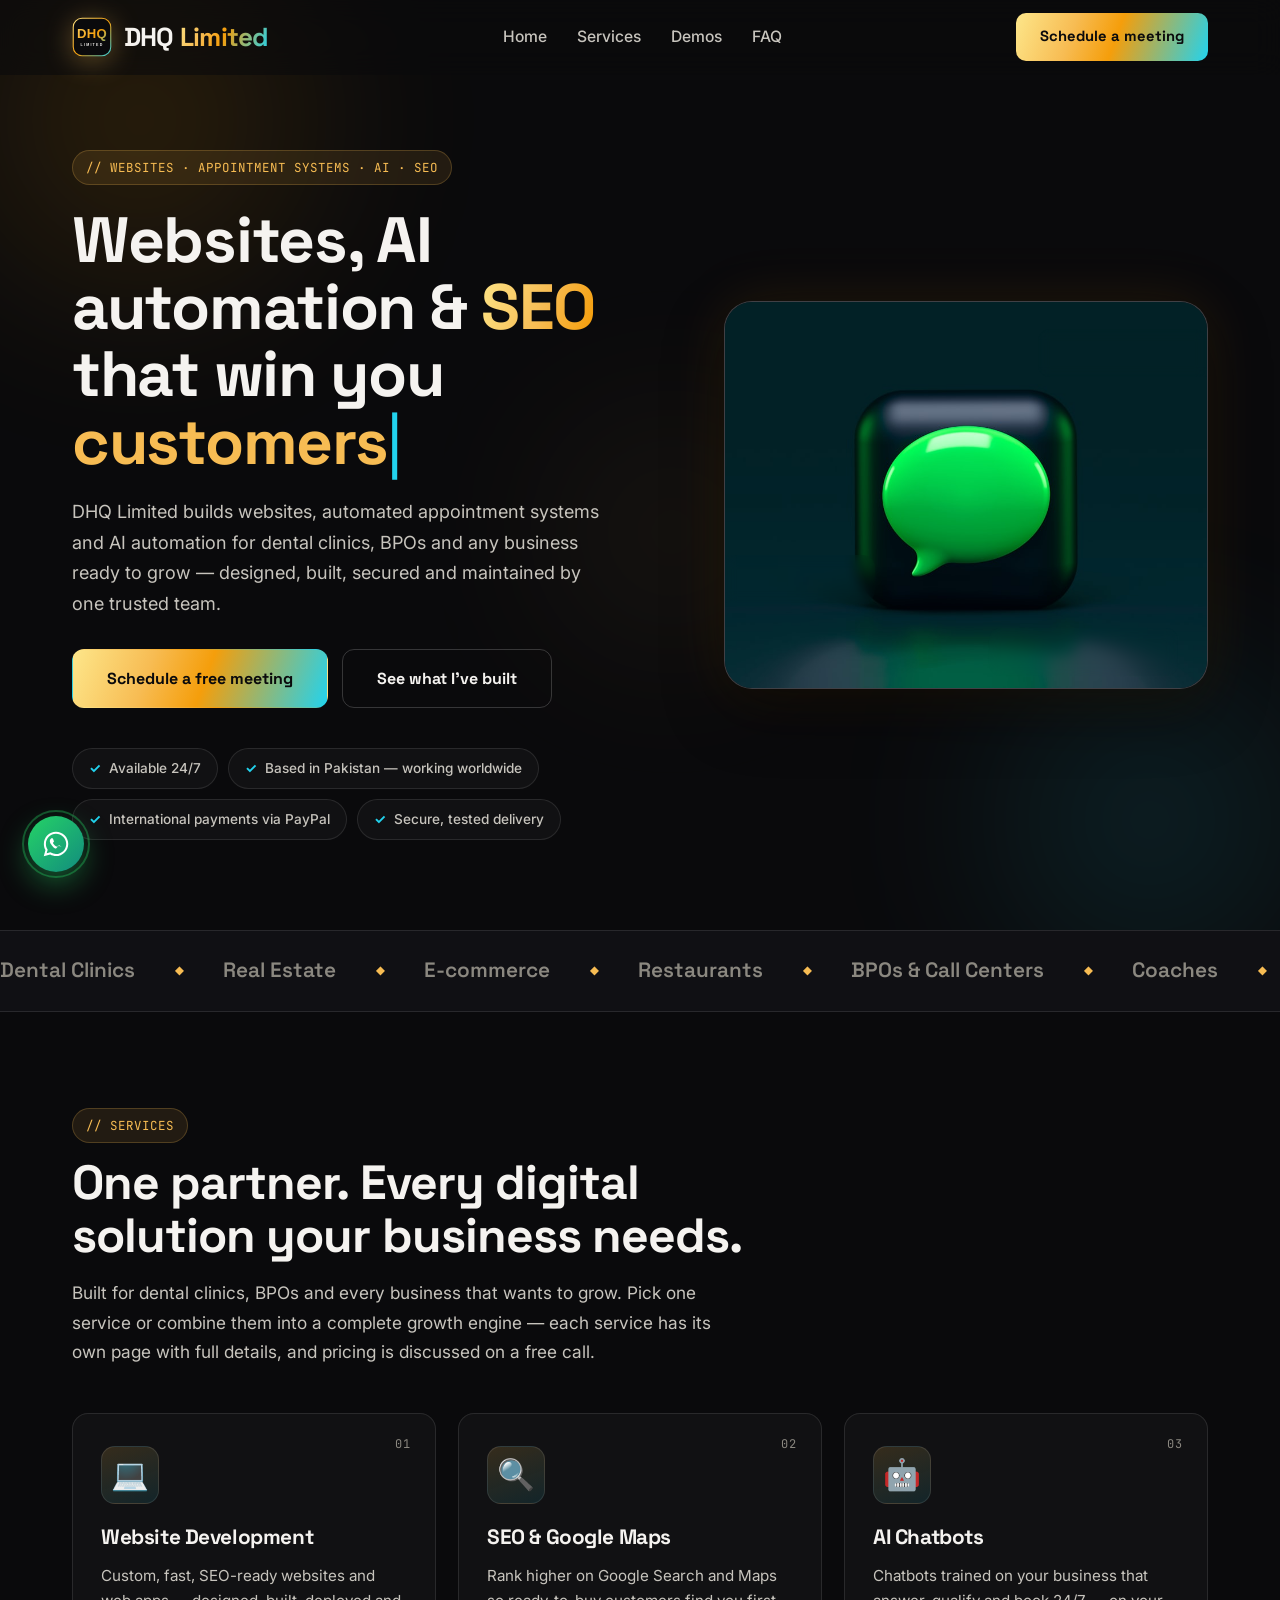
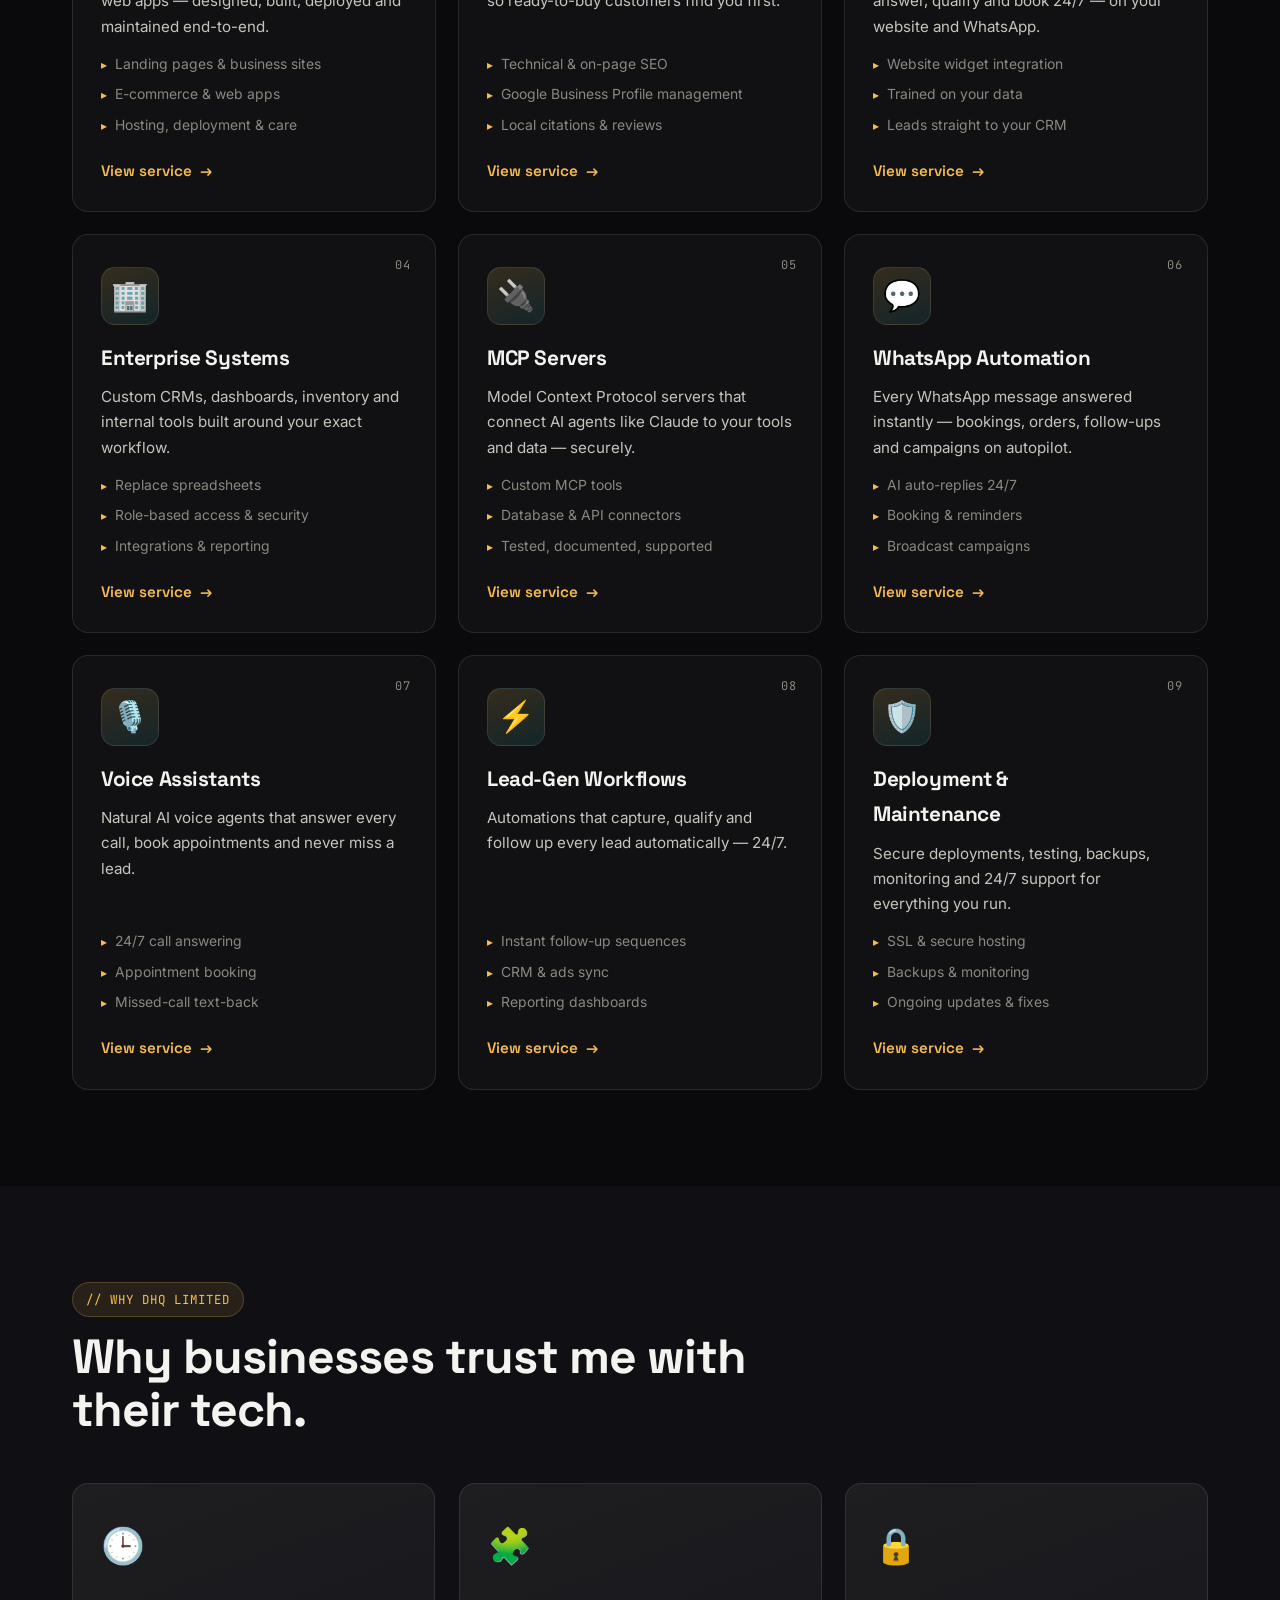
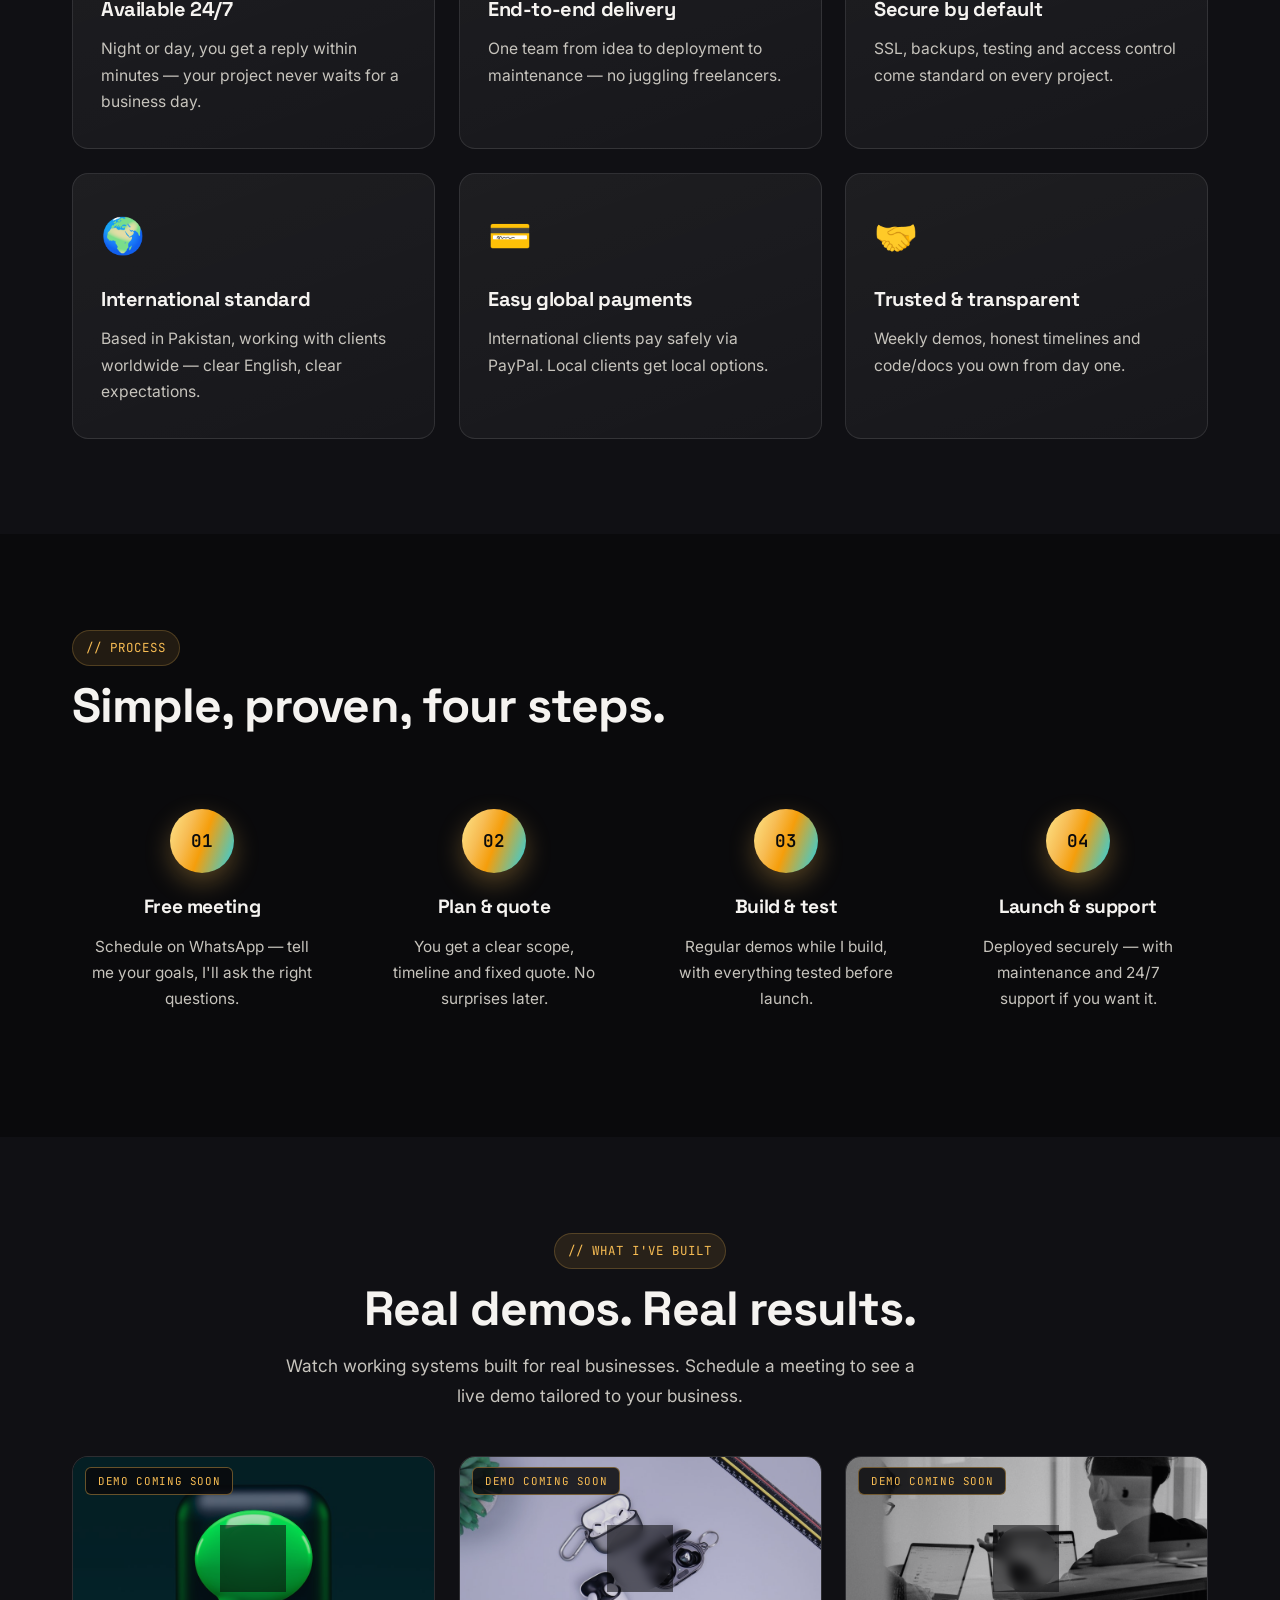
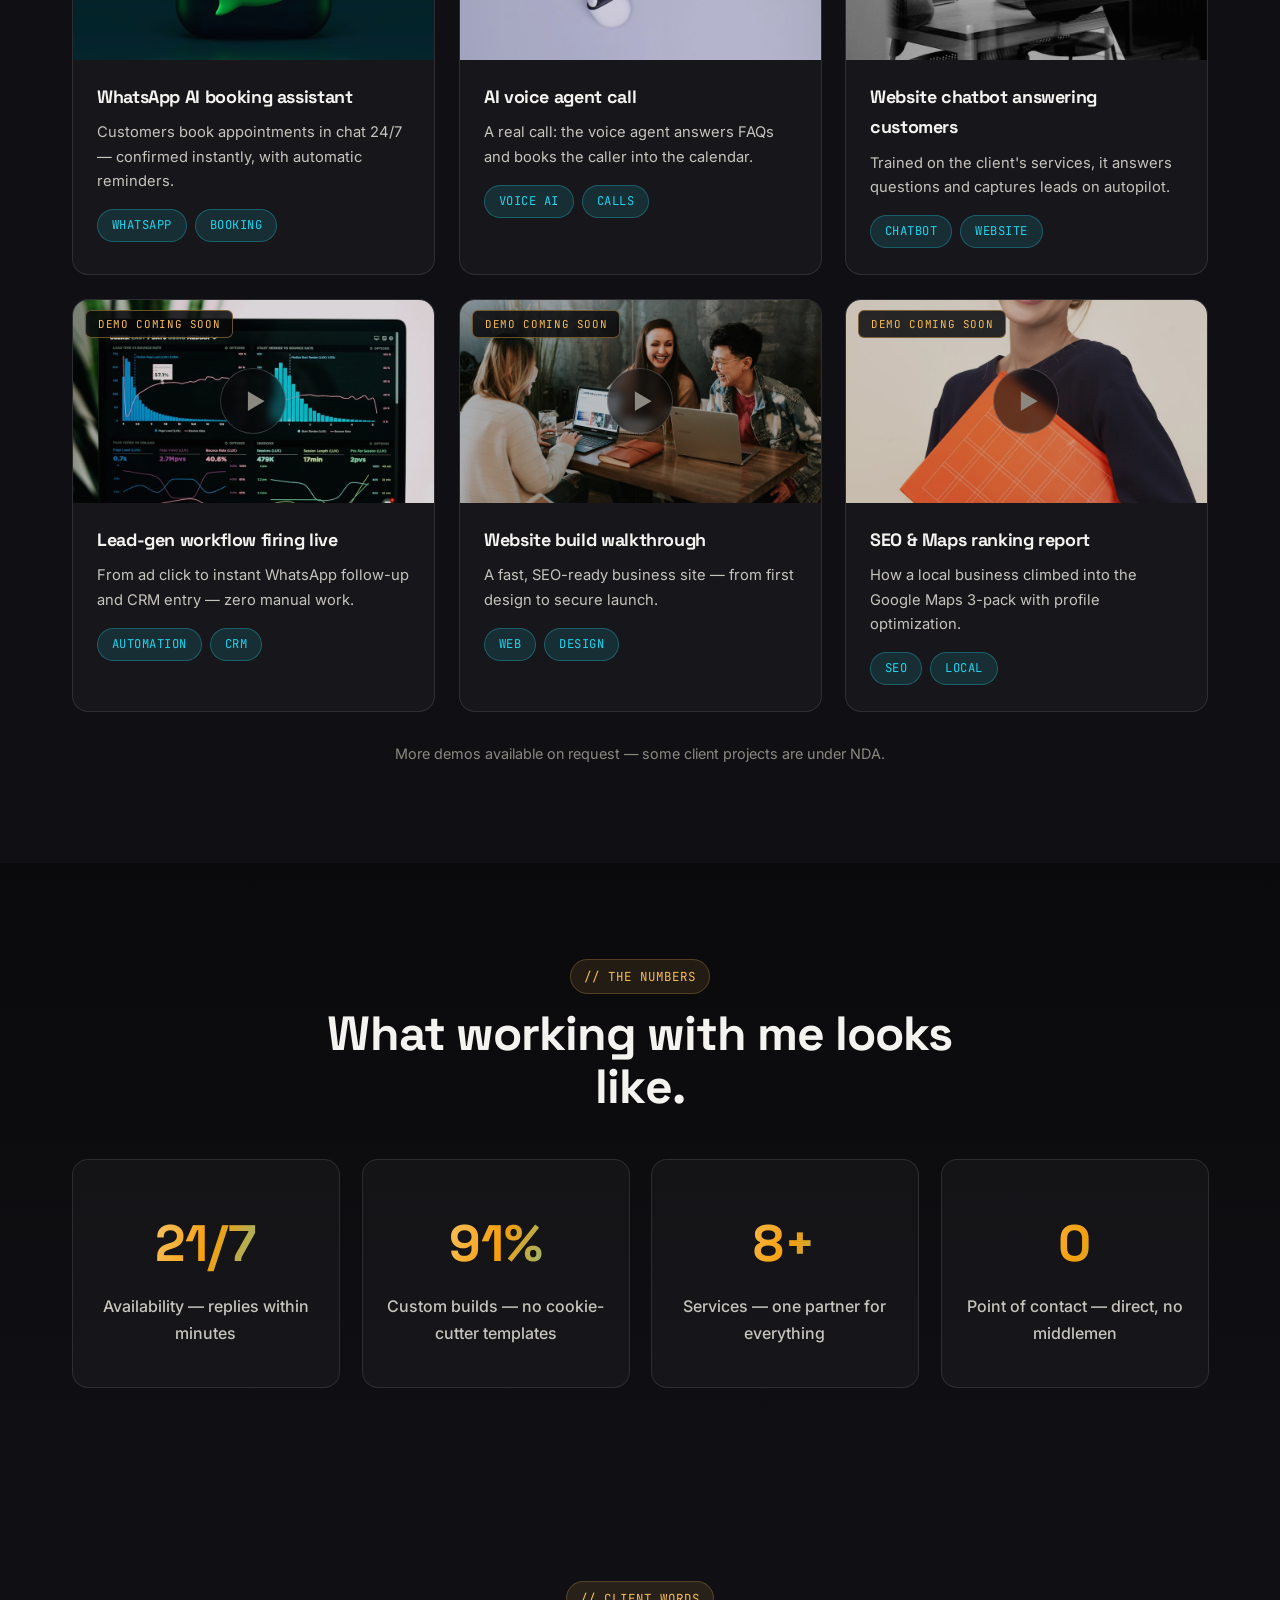
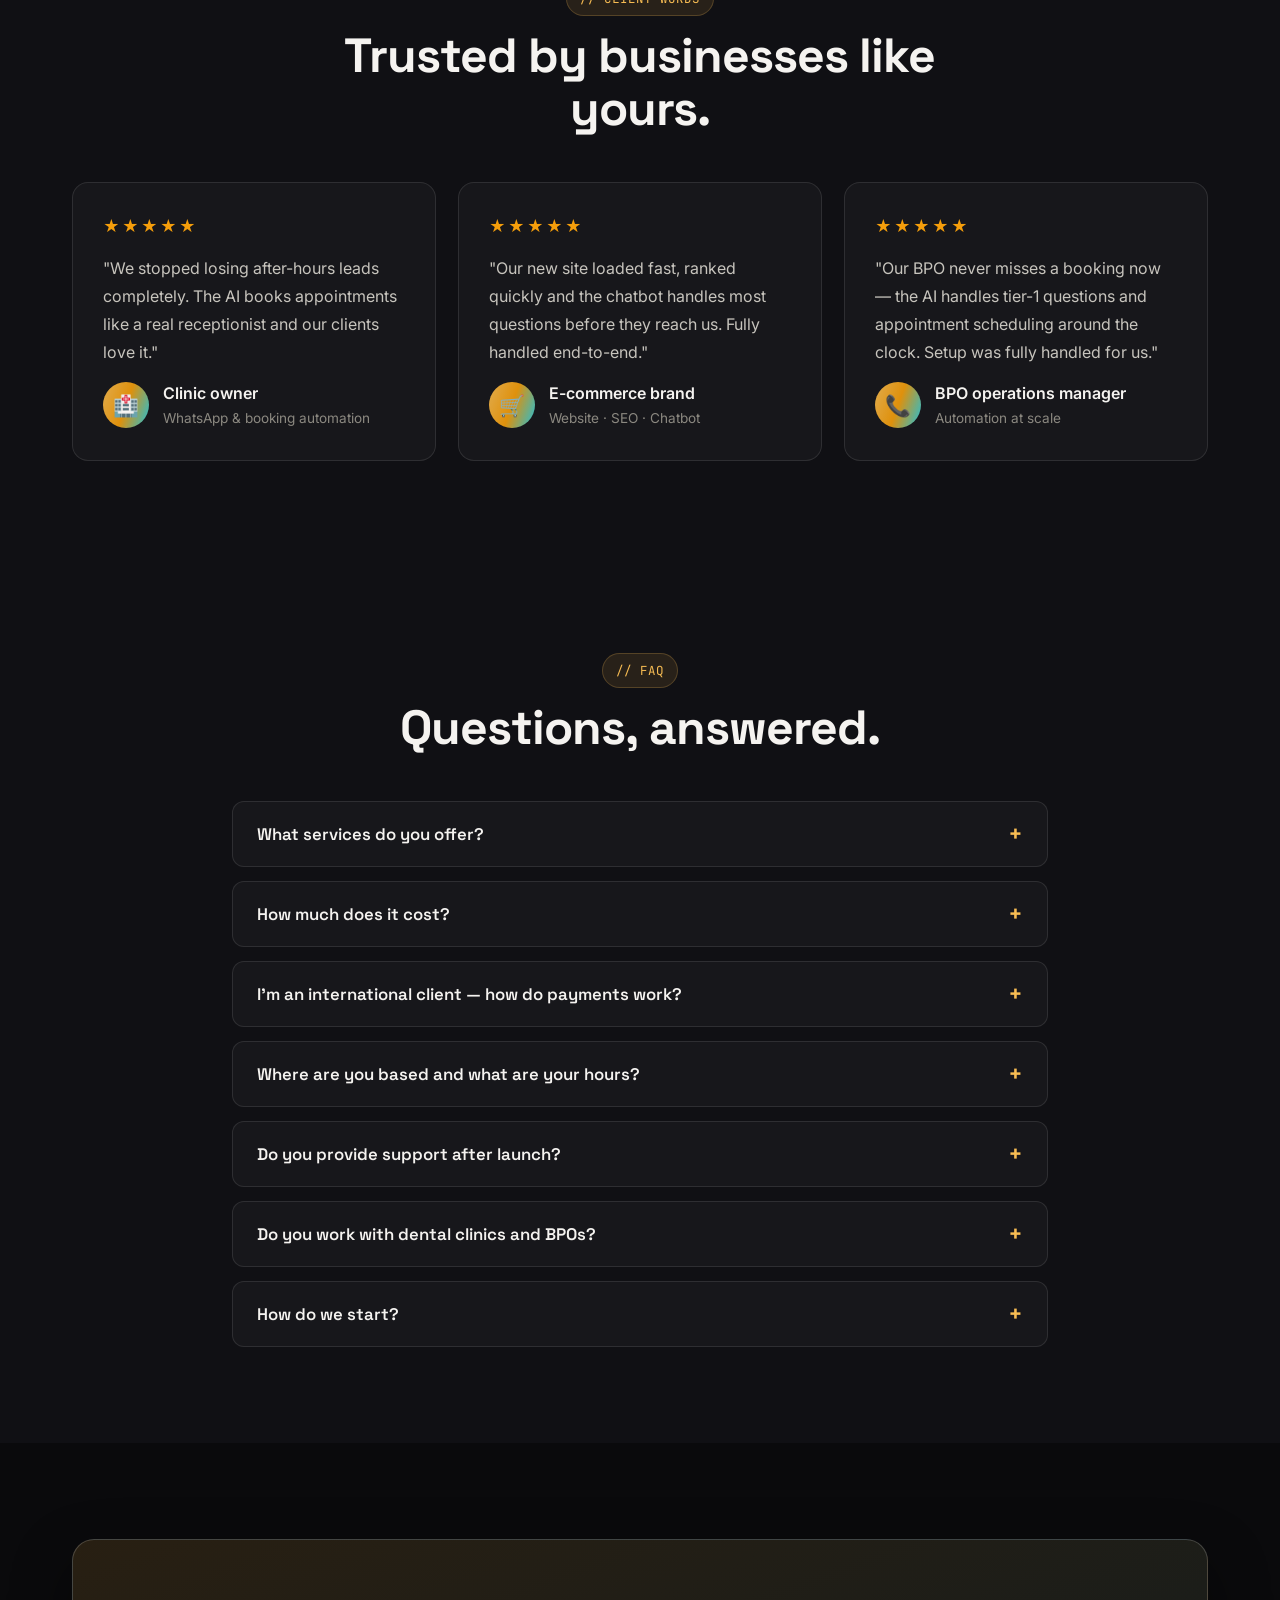
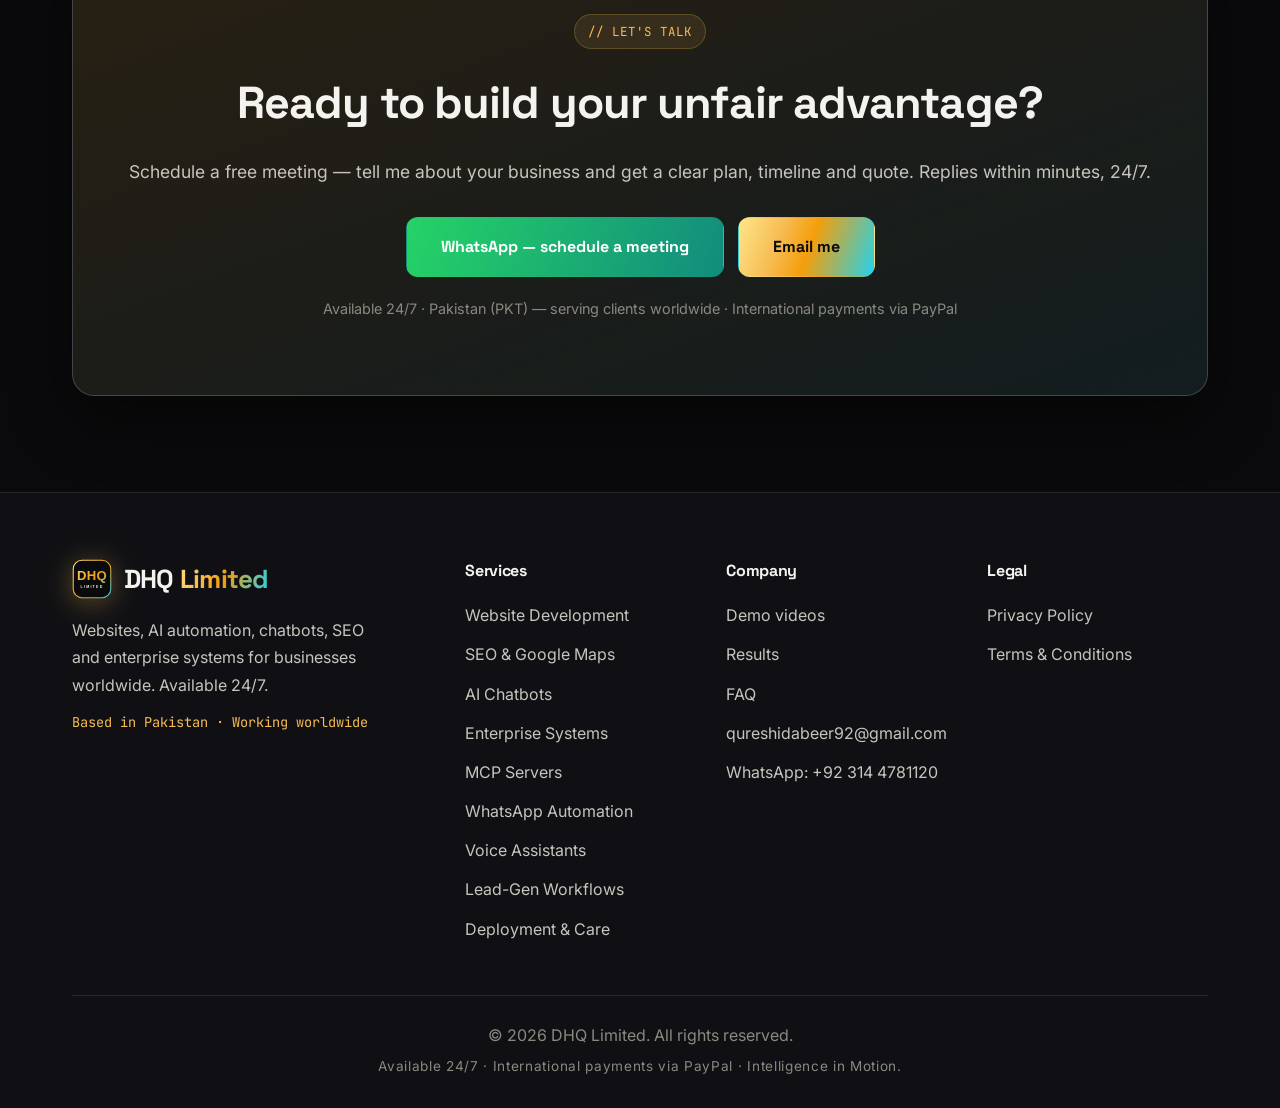
<file: index.html>
<!DOCTYPE html>
<html lang="en">
<head>
    <meta charset="UTF-8">
    <meta name="viewport" content="width=device-width, initial-scale=1.0">
    <meta name="theme-color" content="#0a0a0c">
    <title>DHQ Limited — Websites, AI Automation &amp; SEO for Business</title>
    <meta name="description" content="DHQ Limited builds websites, automated appointment systems, AI chatbots, automation &amp; SEO for dental clinics, BPOs and growing businesses. Available 24/7 worldwide.">
    <meta name="keywords" content="web development services, AI automation agency, WhatsApp automation, AI chatbot development, voice assistant automation, MCP server development, enterprise software development, SEO services, Google Business Profile optimization, lead generation automation, automated appointment system, dental clinic website, BPO automation, website maintenance, secure deployment, DHQ Limited">
    <meta name="author" content="DHQ Limited">
    <meta name="robots" content="index, follow, max-image-preview:large">
    <link rel="canonical" href="https://dhqlimited.com/">

    <meta property="og:type" content="website">
    <meta property="og:site_name" content="DHQ Limited">
    <meta property="og:title" content="DHQ Limited — Web Development, AI Automation &amp; SEO for Business">
    <meta property="og:description" content="Websites, automated appointment systems, AI chatbots, WhatsApp &amp; voice automation, enterprise systems and SEO — engineered end-to-end for dental clinics, BPOs and growing businesses, maintained 24/7 worldwide.">
    <meta property="og:url" content="https://dhqlimited.com/">
    <meta property="og:image" content="https://dhqlimited.com/assets/images/hero-chat.jpg">
    <meta property="og:locale" content="en_US">

    <meta name="twitter:card" content="summary_large_image">
    <meta name="twitter:title" content="DHQ Limited — Web Development, AI Automation &amp; SEO for Business">
    <meta name="twitter:description" content="Your full-stack growth partner: websites, automated appointments, AI automation, SEO and enterprise systems for dental clinics, BPOs and growing businesses. 24/7.">
    <meta name="twitter:image" content="https://dhqlimited.com/assets/images/hero-chat.jpg">

    <script type="application/ld+json">
    {
      "@context": "https://schema.org",
      "@graph": [
        {
          "@type": ["Organization", "ProfessionalService"],
          "@id": "https://dhqlimited.com/#org",
          "name": "DHQ Limited",
          "alternateName": "DHQ",
          "url": "https://dhqlimited.com",
          "logo": "https://dhqlimited.com/assets/logo.svg",
          "image": "https://dhqlimited.com/assets/images/hero-chat.jpg",
          "description": "Web development, AI automation, chatbots, voice assistants, MCP servers, enterprise systems, SEO and lead-generation workflows for businesses worldwide.",
          "email": "qureshidabeer92@gmail.com",
          "telephone": "+92-314-4781120",
          "priceRange": "Custom quote",
          "address": { "@type": "PostalAddress", "addressCountry": "PK" },
          "areaServed": "Worldwide",
          "openingHoursSpecification": { "@type": "OpeningHoursSpecification", "dayOfWeek": ["Monday","Tuesday","Wednesday","Thursday","Friday","Saturday","Sunday"], "opens": "00:00", "closes": "23:59" },
          "contactPoint": { "@type": "ContactPoint", "contactType": "customer service", "telephone": "+92-314-4781120", "email": "qureshidabeer92@gmail.com", "availableLanguage": ["English"] }
        },
        {
          "@type": "ItemList",
          "name": "DHQ Limited Services",
          "itemListElement": [
            { "@type": "ListItem", "position": 1, "name": "Website Development", "url": "https://dhqlimited.com/website-development.html" },
            { "@type": "ListItem", "position": 2, "name": "SEO & Google Business Profile", "url": "https://dhqlimited.com/seo-services.html" },
            { "@type": "ListItem", "position": 3, "name": "AI Chatbot Development", "url": "https://dhqlimited.com/chatbot-development.html" },
            { "@type": "ListItem", "position": 4, "name": "Enterprise Systems", "url": "https://dhqlimited.com/enterprise-systems.html" },
            { "@type": "ListItem", "position": 5, "name": "MCP Server Development", "url": "https://dhqlimited.com/mcp-server-development.html" },
            { "@type": "ListItem", "position": 6, "name": "WhatsApp Automation", "url": "https://dhqlimited.com/whatsapp-automation.html" },
            { "@type": "ListItem", "position": 7, "name": "AI Voice Assistants", "url": "https://dhqlimited.com/voice-assistant-automation.html" },
            { "@type": "ListItem", "position": 8, "name": "AI Automation & Lead-Gen Workflows", "url": "https://dhqlimited.com/ai-automation-workflows.html" },
            { "@type": "ListItem", "position": 9, "name": "Deployment & Maintenance", "url": "https://dhqlimited.com/deployment-maintenance.html" }
          ]
        },
        {
          "@type": "WebSite",
          "@id": "https://dhqlimited.com/#website",
          "url": "https://dhqlimited.com",
          "name": "DHQ Limited",
          "publisher": { "@id": "https://dhqlimited.com/#org" }
        }
      ]
    }
    </script>

    <link rel="icon" type="image/svg+xml" href="assets/favicon.svg">
    <link rel="preconnect" href="https://fonts.googleapis.com">
    <link rel="preconnect" href="https://fonts.gstatic.com" crossorigin>
    <link rel="dns-prefetch" href="https://www.youtube-nocookie.com">
    <link href="https://fonts.googleapis.com/css2?family=Space+Grotesk:wght@400;500;600;700&family=Inter:wght@400;500;600;700&family=JetBrains+Mono:wght@400;500;600&display=swap" rel="stylesheet">
    <link rel="preload" as="image" href="assets/images/hero-chat.jpg">
    <link rel="stylesheet" href="styles.css">
</head>
<body>

    <!-- PRELOADER -->
    <div class="preloader" id="preloader" aria-hidden="true">
        <div class="preloader-mark">
            <img src="assets/logo.svg" alt="">
        </div>
        <div class="preloader-bar"><span></span></div>
    </div>

    <!-- SCROLL PROGRESS -->
    <div class="scroll-progress" id="scroll-progress" aria-hidden="true"></div>

    <!-- ===== NAVBAR ===== -->
    <nav class="navbar" id="navbar">
        <div class="nav-container">
            <a href="index.html" class="logo">
                <img src="assets/logo.svg" alt="DHQ Limited logo" class="logo-img">
                <span>DHQ<span class="logo-accent"> Limited</span></span>
            </a>
            <ul class="nav-links" id="nav-links">
                <li><a href="index.html">Home</a></li>
                <li><a href="#services">Services</a></li>
                <li><a href="#demos">Demos</a></li>
                <li><a href="#faq">FAQ</a></li>
                <li class="nav-cta-mobile">
                    <a class="cta-button" href="https://wa.me/923144781120?text=Hi!%20I%27d%20like%20to%20schedule%20a%20free%20meeting%20to%20discuss%20a%20project." target="_blank" rel="noopener">Schedule a meeting</a>
                </li>
            </ul>
            <a class="cta-button nav-cta-desktop" href="https://wa.me/923144781120?text=Hi!%20I%27d%20like%20to%20schedule%20a%20free%20meeting%20to%20discuss%20a%20project." target="_blank" rel="noopener" >Schedule a meeting</a>
            <button class="nav-toggle" id="nav-toggle" aria-label="Toggle navigation" aria-expanded="false">
                <span></span><span></span><span></span>
            </button>
        </div>
    </nav>

    <!-- ===== HERO ===== -->
    <section class="hero" id="top">
        <div class="aurora" aria-hidden="true"><span class="orb orb-1"></span><span class="orb orb-2"></span><span class="orb orb-3"></span></div>
        <div class="container hero-grid">
            <div class="hero-content">
                <span class="mono-tag">// websites · appointment systems · ai · seo</span>
                <h1 class="reveal-up">Websites, AI automation &amp; <span class="gradient-text">SEO</span> that win you
                    <span class="rotator" data-words="[&quot;customers&quot;,&quot;leads&quot;,&quot;bookings&quot;,&quot;sales&quot;]">customers</span><span class="cursor">|</span>
                </h1>
                <p class="hero-sub">DHQ Limited builds websites, automated appointment systems and AI automation for dental clinics, BPOs and any business ready to grow — designed, built, secured and maintained by one trusted team.</p>
                <div class="hero-buttons">
                    <a class="btn primary" href="https://wa.me/923144781120?text=Hi!%20I%27d%20like%20to%20schedule%20a%20free%20meeting%20to%20discuss%20a%20project." target="_blank" rel="noopener">Schedule a free meeting</a>
                    <a class="btn ghost" href="#demos">See what I've built</a>
                </div>
                <div class="trust-bar" aria-label="Trust badges">
                    <span class="trust-chip"><span class="tick">✓</span> Available 24/7</span>
                    <span class="trust-chip"><span class="tick">✓</span> Based in Pakistan — working worldwide</span>
                    <span class="trust-chip"><span class="tick">✓</span> International payments via PayPal</span>
                    <span class="trust-chip"><span class="tick">✓</span> Secure, tested delivery</span>
                </div>
            </div>
            <div class="hero-visual tilt" data-tilt>
                <div class="phone-frame">
                    <img src="assets/images/hero-chat.jpg" alt="AI chatbot automation for business on a smartphone" loading="eager">
                    <div class="float-card float-card-1">🌐 Website launched</div>
                    <div class="float-card float-card-2">🤖 AI replied in 3s</div>
                    <div class="float-card float-card-3">📈 #1 on Google Maps</div>
                </div>
            </div>
        </div>
    </section>

    <!-- ===== MARQUEE / INDUSTRIES ===== -->
    <section class="marquee" aria-label="Industries served">
        <div class="marquee-track">
            <div class="marquee-group">
                <span>Dental Clinics</span><span>Real Estate</span><span>E-commerce</span><span>Restaurants</span><span>BPOs &amp; Call Centers</span><span>Coaches</span><span>Automotive</span><span>Hospitality</span><span>Startups</span>
            </div>
            <div class="marquee-group" aria-hidden="true">
                <span>Dental Clinics</span><span>Real Estate</span><span>E-commerce</span><span>Restaurants</span><span>BPOs &amp; Call Centers</span><span>Coaches</span><span>Automotive</span><span>Hospitality</span><span>Startups</span>
            </div>
        </div>
    </section>

    <!-- ===== SERVICES OVERVIEW ===== -->
    <section class="section services" id="services">
        <div class="container">
            <div class="section-head">
                <span class="mono-tag">// services</span>
                <h2>One partner. Every digital solution your business needs.</h2>
                <p class="subtitle">Built for dental clinics, BPOs and every business that wants to grow. Pick one service or combine them into a complete growth engine — each service has its own page with full details, and pricing is discussed on a free call.</p>
            </div>
            <div class="services-grid">
                <article class="service-card feature-card reveal-up">
                    <span class="sc-index">01</span>
                    <div class="service-icon">💻</div>
                    <h3>Website Development</h3>
                    <p>Custom, fast, SEO-ready websites and web apps — designed, built, deployed and maintained end-to-end.</p>
                    <ul class="sc-list">
                        <li>Landing pages &amp; business sites</li>
                        <li>E-commerce &amp; web apps</li>
                        <li>Hosting, deployment &amp; care</li>
                    </ul>
                    <a class="service-link" href="website-development.html">View service</a>
                </article>
                <article class="service-card feature-card reveal-up">
                    <span class="sc-index">02</span>
                    <div class="service-icon">🔍</div>
                    <h3>SEO &amp; Google Maps</h3>
                    <p>Rank higher on Google Search and Maps so ready-to-buy customers find you first.</p>
                    <ul class="sc-list">
                        <li>Technical &amp; on-page SEO</li>
                        <li>Google Business Profile management</li>
                        <li>Local citations &amp; reviews</li>
                    </ul>
                    <a class="service-link" href="seo-services.html">View service</a>
                </article>
                <article class="service-card feature-card reveal-up">
                    <span class="sc-index">03</span>
                    <div class="service-icon">🤖</div>
                    <h3>AI Chatbots</h3>
                    <p>Chatbots trained on your business that answer, qualify and book 24/7 — on your website and WhatsApp.</p>
                    <ul class="sc-list">
                        <li>Website widget integration</li>
                        <li>Trained on your data</li>
                        <li>Leads straight to your CRM</li>
                    </ul>
                    <a class="service-link" href="chatbot-development.html">View service</a>
                </article>
                <article class="service-card feature-card reveal-up">
                    <span class="sc-index">04</span>
                    <div class="service-icon">🏢</div>
                    <h3>Enterprise Systems</h3>
                    <p>Custom CRMs, dashboards, inventory and internal tools built around your exact workflow.</p>
                    <ul class="sc-list">
                        <li>Replace spreadsheets</li>
                        <li>Role-based access &amp; security</li>
                        <li>Integrations &amp; reporting</li>
                    </ul>
                    <a class="service-link" href="enterprise-systems.html">View service</a>
                </article>
                <article class="service-card feature-card reveal-up">
                    <span class="sc-index">05</span>
                    <div class="service-icon">🔌</div>
                    <h3>MCP Servers</h3>
                    <p>Model Context Protocol servers that connect AI agents like Claude to your tools and data — securely.</p>
                    <ul class="sc-list">
                        <li>Custom MCP tools</li>
                        <li>Database &amp; API connectors</li>
                        <li>Tested, documented, supported</li>
                    </ul>
                    <a class="service-link" href="mcp-server-development.html">View service</a>
                </article>
                <article class="service-card feature-card reveal-up">
                    <span class="sc-index">06</span>
                    <div class="service-icon">💬</div>
                    <h3>WhatsApp Automation</h3>
                    <p>Every WhatsApp message answered instantly — bookings, orders, follow-ups and campaigns on autopilot.</p>
                    <ul class="sc-list">
                        <li>AI auto-replies 24/7</li>
                        <li>Booking &amp; reminders</li>
                        <li>Broadcast campaigns</li>
                    </ul>
                    <a class="service-link" href="whatsapp-automation.html">View service</a>
                </article>
                <article class="service-card feature-card reveal-up">
                    <span class="sc-index">07</span>
                    <div class="service-icon">🎙️</div>
                    <h3>Voice Assistants</h3>
                    <p>Natural AI voice agents that answer every call, book appointments and never miss a lead.</p>
                    <ul class="sc-list">
                        <li>24/7 call answering</li>
                        <li>Appointment booking</li>
                        <li>Missed-call text-back</li>
                    </ul>
                    <a class="service-link" href="voice-assistant-automation.html">View service</a>
                </article>
                <article class="service-card feature-card reveal-up">
                    <span class="sc-index">08</span>
                    <div class="service-icon">⚡</div>
                    <h3>Lead-Gen Workflows</h3>
                    <p>Automations that capture, qualify and follow up every lead automatically — 24/7.</p>
                    <ul class="sc-list">
                        <li>Instant follow-up sequences</li>
                        <li>CRM &amp; ads sync</li>
                        <li>Reporting dashboards</li>
                    </ul>
                    <a class="service-link" href="ai-automation-workflows.html">View service</a>
                </article>
                <article class="service-card feature-card reveal-up">
                    <span class="sc-index">09</span>
                    <div class="service-icon">🛡️</div>
                    <h3>Deployment &amp; Maintenance</h3>
                    <p>Secure deployments, testing, backups, monitoring and 24/7 support for everything you run.</p>
                    <ul class="sc-list">
                        <li>SSL &amp; secure hosting</li>
                        <li>Backups &amp; monitoring</li>
                        <li>Ongoing updates &amp; fixes</li>
                    </ul>
                    <a class="service-link" href="deployment-maintenance.html">View service</a>
                </article>
            </div>
        </div>
    </section>

    <!-- ===== WHY DHQ LIMITED ===== -->
    <section class="section alt" id="why">
        <div class="container">
            <div class="section-head">
                <span class="mono-tag">// why dhq limited</span>
                <h2>Why businesses trust me with their tech.</h2>
            </div>
            <div class="features-grid">
                <article class="feature-card reveal-up"><div class="feature-icon">🕒</div><h3>Available 24/7</h3><p>Night or day, you get a reply within minutes — your project never waits for a business day.</p></article>
                <article class="feature-card reveal-up"><div class="feature-icon">🧩</div><h3>End-to-end delivery</h3><p>One team from idea to deployment to maintenance — no juggling freelancers.</p></article>
                <article class="feature-card reveal-up"><div class="feature-icon">🔒</div><h3>Secure by default</h3><p>SSL, backups, testing and access control come standard on every project.</p></article>
                <article class="feature-card reveal-up"><div class="feature-icon">🌍</div><h3>International standard</h3><p>Based in Pakistan, working with clients worldwide — clear English, clear expectations.</p></article>
                <article class="feature-card reveal-up"><div class="feature-icon">💳</div><h3>Easy global payments</h3><p>International clients pay safely via PayPal. Local clients get local options.</p></article>
                <article class="feature-card reveal-up"><div class="feature-icon">🤝</div><h3>Trusted &amp; transparent</h3><p>Weekly demos, honest timelines and code/docs you own from day one.</p></article>
            </div>
        </div>
    </section>

    <!-- ===== PROCESS ===== -->
    <section class="section" id="process">
        <div class="container">
            <div class="section-head">
                <span class="mono-tag">// process</span>
                <h2>Simple, proven, four steps.</h2>
            </div>
            <div class="process-steps">
                <div class="step reveal-up"><div class="step-number">01</div><h3>Free meeting</h3><p>Schedule on WhatsApp — tell me your goals, I'll ask the right questions.</p></div>
                <div class="step reveal-up"><div class="step-number">02</div><h3>Plan &amp; quote</h3><p>You get a clear scope, timeline and fixed quote. No surprises later.</p></div>
                <div class="step reveal-up"><div class="step-number">03</div><h3>Build &amp; test</h3><p>Regular demos while I build, with everything tested before launch.</p></div>
                <div class="step reveal-up"><div class="step-number">04</div><h3>Launch &amp; support</h3><p>Deployed securely — with maintenance and 24/7 support if you want it.</p></div>
            </div>
        </div>
    </section>

    <!-- ===== DEMO VIDEOS ===== -->
    <section class="section alt" id="demos">
        <div class="container">
            <div class="section-head center">
                <span class="mono-tag">// what I've built</span>
                <h2>Real demos. Real results.</h2>
                <p class="section-subtitle">Watch working systems built for real businesses. Schedule a meeting to see a live demo tailored to your business.</p>
            </div>
            <div class="demo-grid">
                <article class="demo-card reveal-up" data-video-key="whatsapp-booking" tabindex="0" role="button" aria-label="Play demo: WhatsApp AI booking assistant">
                    <div class="demo-thumb">
                        <img src="assets/images/hero-chat.jpg" alt="WhatsApp AI booking assistant demo" loading="lazy">
                        <span class="soon-tag">Demo coming soon</span>
                        <span class="play-btn">▶</span>
                    </div>
                    <div class="demo-body">
                        <h3>WhatsApp AI booking assistant</h3>
                        <p>Customers book appointments in chat 24/7 — confirmed instantly, with automatic reminders.</p>
                        <div class="demo-tags"><span class="tag">WhatsApp</span><span class="tag">Booking</span></div>
                    </div>
                </article>
                <article class="demo-card reveal-up" data-video-key="voice-agent" tabindex="0" role="button" aria-label="Play demo: AI voice agent call">
                    <div class="demo-thumb">
                        <img src="assets/images/voice-agent.jpg" alt="AI voice agent call demo" loading="lazy">
                        <span class="soon-tag">Demo coming soon</span>
                        <span class="play-btn">▶</span>
                    </div>
                    <div class="demo-body">
                        <h3>AI voice agent call</h3>
                        <p>A real call: the voice agent answers FAQs and books the caller into the calendar.</p>
                        <div class="demo-tags"><span class="tag">Voice AI</span><span class="tag">Calls</span></div>
                    </div>
                </article>
                <article class="demo-card reveal-up" data-video-key="chatbot-website" tabindex="0" role="button" aria-label="Play demo: website chatbot answering customers">
                    <div class="demo-thumb">
                        <img src="assets/images/ai-concept.jpg" alt="Website AI chatbot demo" loading="lazy">
                        <span class="soon-tag">Demo coming soon</span>
                        <span class="play-btn">▶</span>
                    </div>
                    <div class="demo-body">
                        <h3>Website chatbot answering customers</h3>
                        <p>Trained on the client's services, it answers questions and captures leads on autopilot.</p>
                        <div class="demo-tags"><span class="tag">Chatbot</span><span class="tag">Website</span></div>
                    </div>
                </article>
                <article class="demo-card reveal-up" data-video-key="lead-workflow" tabindex="0" role="button" aria-label="Play demo: lead generation workflow">
                    <div class="demo-thumb">
                        <img src="assets/images/analytics.jpg" alt="Lead generation automation workflow demo" loading="lazy">
                        <span class="soon-tag">Demo coming soon</span>
                        <span class="play-btn">▶</span>
                    </div>
                    <div class="demo-body">
                        <h3>Lead-gen workflow firing live</h3>
                        <p>From ad click to instant WhatsApp follow-up and CRM entry — zero manual work.</p>
                        <div class="demo-tags"><span class="tag">Automation</span><span class="tag">CRM</span></div>
                    </div>
                </article>
                <article class="demo-card reveal-up" data-video-key="website-launch" tabindex="0" role="button" aria-label="Play demo: website build walkthrough">
                    <div class="demo-thumb">
                        <img src="assets/images/team-collab.jpg" alt="Website build walkthrough demo" loading="lazy">
                        <span class="soon-tag">Demo coming soon</span>
                        <span class="play-btn">▶</span>
                    </div>
                    <div class="demo-body">
                        <h3>Website build walkthrough</h3>
                        <p>A fast, SEO-ready business site — from first design to secure launch.</p>
                        <div class="demo-tags"><span class="tag">Web</span><span class="tag">Design</span></div>
                    </div>
                </article>
                <article class="demo-card reveal-up" data-video-key="seo-results" tabindex="0" role="button" aria-label="Play demo: SEO and Maps ranking report">
                    <div class="demo-thumb">
                        <img src="assets/images/client-meeting.jpg" alt="SEO and Google Maps ranking report demo" loading="lazy">
                        <span class="soon-tag">Demo coming soon</span>
                        <span class="play-btn">▶</span>
                    </div>
                    <div class="demo-body">
                        <h3>SEO &amp; Maps ranking report</h3>
                        <p>How a local business climbed into the Google Maps 3-pack with profile optimization.</p>
                        <div class="demo-tags"><span class="tag">SEO</span><span class="tag">Local</span></div>
                    </div>
                </article>
            </div>
            <p class="center" style="margin-top: 30px; color: var(--text-3); font-size: .9rem;">More demos available on request — some client projects are under NDA.</p>
        </div>
    </section>

    <!-- VIDEO LIGHTBOX -->
    <div class="lightbox" id="lightbox" role="dialog" aria-modal="true" aria-label="Demo video player" aria-hidden="true">
        <div class="lightbox-inner">
            <button class="lightbox-close" id="lightbox-close" aria-label="Close demo video">✕</button>
            <div class="lightbox-video" id="lightbox-frame"></div>
            <div class="lightbox-caption"><strong id="lightbox-title"></strong><a id="lightbox-open" href="#" target="_blank" rel="noopener" style="display:none;">Open on YouTube ↗</a><span class="mono-tag">// dhq limited demo</span></div>
        </div>
    </div>

    <!-- ===== RESULTS ===== -->
    <section class="section results" id="results">
        <div class="container">
            <div class="section-head center">
                <span class="mono-tag">// the numbers</span>
                <h2>What working with me looks like.</h2>
            </div>
            <div class="stats-grid">
                <div class="stat-box reveal-up"><div class="stat-number" data-count="24" data-suffix="/7">0/7</div><div class="stat-label">Availability — replies within minutes</div></div>
                <div class="stat-box reveal-up"><div class="stat-number" data-count="100" data-suffix="%">0%</div><div class="stat-label">Custom builds — no cookie-cutter templates</div></div>
                <div class="stat-box reveal-up"><div class="stat-number" data-count="9" data-suffix="+">0+</div><div class="stat-label">Services — one partner for everything</div></div>
                <div class="stat-box reveal-up"><div class="stat-number" data-count="1" data-suffix="">0</div><div class="stat-label">Point of contact — direct, no middlemen</div></div>
            </div>
        </div>
    </section>

    <!-- ===== TESTIMONIALS ===== -->
    <section class="section testimonials" id="testimonials">
        <div class="container">
            <div class="section-head center">
                <span class="mono-tag">// client words</span>
                <h2>Trusted by businesses like yours.</h2>
            </div>
            <div class="testimonial-grid">
                <div class="testimonial-card tilt" data-tilt>
                    <div class="stars">★★★★★</div>
                    <p class="testimonial-text">"We stopped losing after-hours leads completely. The AI books appointments like a real receptionist and our clients love it."</p>
                    <div class="testimonial-footer">
                        <div class="testimonial-avatar">🏥</div>
                        <div><div class="testimonial-name">Clinic owner</div><div class="testimonial-role">WhatsApp &amp; booking automation</div></div>
                    </div>
                </div>
                <div class="testimonial-card tilt" data-tilt>
                    <div class="stars">★★★★★</div>
                    <p class="testimonial-text">"Our new site loaded fast, ranked quickly and the chatbot handles most questions before they reach us. Fully handled end-to-end."</p>
                    <div class="testimonial-footer">
                        <div class="testimonial-avatar">🛒</div>
                        <div><div class="testimonial-name">E-commerce brand</div><div class="testimonial-role">Website · SEO · Chatbot</div></div>
                    </div>
                </div>
                <div class="testimonial-card tilt" data-tilt>
                    <div class="stars">★★★★★</div>
                    <p class="testimonial-text">"Our BPO never misses a booking now — the AI handles tier-1 questions and appointment scheduling around the clock. Setup was fully handled for us."</p>
                    <div class="testimonial-footer">
                        <div class="testimonial-avatar">📞</div>
                        <div><div class="testimonial-name">BPO operations manager</div><div class="testimonial-role">Automation at scale</div></div>
                    </div>
                </div>
            </div>
        </div>
    </section>

    <!-- ===== FAQ ===== -->
    <section class="section faq" id="faq">
        <div class="container narrow">
            <div class="section-head center">
                <span class="mono-tag">// faq</span>
                <h2>Questions, answered.</h2>
            </div>
            <div class="faq-list">
                <div class="faq-item">
                    <button class="faq-question" aria-expanded="false">What services do you offer?<span class="faq-icon">+</span></button>
                    <div class="faq-answer"><p>Website development (front-end, back-end, maintenance), SEO &amp; Google Business Profile management, AI chatbots, enterprise systems, MCP servers, WhatsApp automation, AI voice assistants, custom lead-generation workflows, plus secure deployment, testing and maintenance. Each service has its own page.</p></div>
                </div>
                <div class="faq-item">
                    <button class="faq-question" aria-expanded="false">How much does it cost?<span class="faq-icon">+</span></button>
                    <div class="faq-answer"><p>Every project is scoped individually. Schedule a free meeting and you'll get a clear, fixed quote — no obligation, no surprises.</p></div>
                </div>
                <div class="faq-item">
                    <button class="faq-question" aria-expanded="false">I'm an international client — how do payments work?<span class="faq-icon">+</span></button>
                    <div class="faq-answer"><p>International clients pay securely via PayPal. Clients in Pakistan get local payment options. Whatever is easiest for you.</p></div>
                </div>
                <div class="faq-item">
                    <button class="faq-question" aria-expanded="false">Where are you based and what are your hours?<span class="faq-icon">+</span></button>
                    <div class="faq-answer"><p>Based in Pakistan (PKT), working with clients across the US, UK, EU, GCC and Australia — and I'm available 24/7 with replies within minutes.</p></div>
                </div>
                <div class="faq-item">
                    <button class="faq-question" aria-expanded="false">Do you provide support after launch?<span class="faq-icon">+</span></button>
                    <div class="faq-answer"><p>Yes — maintenance plans cover updates, backups, monitoring, small changes and 24/7 support so your systems keep running smoothly.</p></div>
                </div>
                <div class="faq-item">
                    <button class="faq-question" aria-expanded="false">Do you work with dental clinics and BPOs?<span class="faq-icon">+</span></button>
                    <div class="faq-answer"><p>Yes — those are two of our core focuses. For dental clinics: patient-friendly websites, Google Maps visibility and automated appointment booking. For BPOs: automation, chatbots and systems that cut handle times and capture every opportunity.</p></div>
                </div>
                <div class="faq-item">
                    <button class="faq-question" aria-expanded="false">How do we start?<span class="faq-icon">+</span></button>
                    <div class="faq-answer"><p>Message me on WhatsApp or email. We have a free discovery meeting, you get a fixed quote, I build with weekly demos — then launch and support.</p></div>
                </div>
            </div>
        </div>
    </section>

    <script type="application/ld+json">
    {"@context":"https://schema.org","@type":"FAQPage","mainEntity":[
    {"@type":"Question","name":"What services do you offer?","acceptedAnswer":{"@type":"Answer","text":"Website development, SEO and Google Business Profile management, AI chatbots, enterprise systems, MCP servers, WhatsApp automation, AI voice assistants, custom lead-generation workflows, and secure deployment, testing and maintenance."}},
    {"@type":"Question","name":"How much does it cost?","acceptedAnswer":{"@type":"Answer","text":"Every project is scoped individually. Schedule a free meeting and receive a clear, fixed quote — no obligation."}},
    {"@type":"Question","name":"I'm an international client — how do payments work?","acceptedAnswer":{"@type":"Answer","text":"International clients pay securely via PayPal. Clients in Pakistan get local payment options."}},
    {"@type":"Question","name":"Where are you based and what are your hours?","acceptedAnswer":{"@type":"Answer","text":"Based in Pakistan (PKT), serving clients worldwide, available 24/7 with replies within minutes."}},
    {"@type":"Question","name":"Do you work with dental clinics and BPOs?","acceptedAnswer":{"@type":"Answer","text":"Yes — dental clinics and BPOs are core focuses: automated appointment booking and patient-friendly websites for clinics; automation, chatbots and efficiency systems for BPOs."}}
    ]}
    </script>

    <!-- ===== CTA ===== -->
    <section class="section cta-section" id="contact">
        <div class="container">
            <div class="cta">
                <span class="mono-tag">// let's talk</span>
                <h2>Ready to build your unfair advantage?</h2>
                <p>Schedule a free meeting — tell me about your business and get a clear plan, timeline and quote. Replies within minutes, 24/7.</p>
                <div class="cta-buttons">
                    <a href="https://wa.me/923144781120?text=Hi!%20I%27d%20like%20to%20schedule%20a%20free%20meeting%20to%20discuss%20a%20project." target="_blank" rel="noopener" class="btn whatsapp">WhatsApp — schedule a meeting</a>
                    <a href="mailto:qureshidabeer92@gmail.com?subject=Project%20Inquiry%20%E2%80%94%20Schedule%20a%20Meeting" class="btn primary">Email me</a>
                </div>
                <p class="cta-note">Available 24/7 · Pakistan (PKT) — serving clients worldwide · International payments via PayPal</p>
            </div>
        </div>
    </section>

    <!-- ===== FOOTER ===== -->
    <footer class="footer">
        <div class="container">
            <div class="footer-content">
                <div class="footer-column brand">
                    <a href="index.html" class="logo">
                        <img src="assets/logo.svg" alt="DHQ Limited logo" class="logo-img">
                        <span>DHQ<span class="logo-accent"> Limited</span></span>
                    </a>
                    <p class="footer-desc">Websites, AI automation, chatbots, SEO and enterprise systems for businesses worldwide. Available 24/7.</p>
                    <p class="footer-handle">Based in Pakistan · Working worldwide</p>
                </div>
                <div class="footer-column">
                    <h4>Services</h4>
                    <ul>
                        <li><a href="website-development.html">Website Development</a></li>
                        <li><a href="seo-services.html">SEO &amp; Google Maps</a></li>
                        <li><a href="chatbot-development.html">AI Chatbots</a></li>
                        <li><a href="enterprise-systems.html">Enterprise Systems</a></li>
                        <li><a href="mcp-server-development.html">MCP Servers</a></li>
                        <li><a href="whatsapp-automation.html">WhatsApp Automation</a></li>
                        <li><a href="voice-assistant-automation.html">Voice Assistants</a></li>
                        <li><a href="ai-automation-workflows.html">Lead-Gen Workflows</a></li>
                        <li><a href="deployment-maintenance.html">Deployment &amp; Care</a></li>
                    </ul>
                </div>
                <div class="footer-column">
                    <h4>Company</h4>
                    <ul>
                        <li><a href="index.html#demos">Demo videos</a></li>
                        <li><a href="index.html#results">Results</a></li>
                        <li><a href="index.html#faq">FAQ</a></li>
                        <li><a href="mailto:qureshidabeer92@gmail.com">qureshidabeer92@gmail.com</a></li>
                        <li><a href="https://wa.me/923144781120" target="_blank" rel="noopener">WhatsApp: +92 314 4781120</a></li>
                    </ul>
                </div>
                <div class="footer-column">
                    <h4>Legal</h4>
                    <ul>
                        <li><a href="privacy-policy.html">Privacy Policy</a></li>
                        <li><a href="terms-and-conditions.html">Terms &amp; Conditions</a></li>
                    </ul>
                </div>
            </div>
            <div class="footer-bottom">
                <p>&copy; <span id="year"></span> DHQ Limited. All rights reserved.</p>
                <p class="footer-tag">Available 24/7 · International payments via PayPal · Intelligence in Motion.</p>
            </div>
        </div>
    </footer>

    <!-- FLOATING WHATSAPP -->
    <a href="https://wa.me/923144781120?text=Hi!%20I%27d%20like%20to%20schedule%20a%20free%20meeting%20to%20discuss%20a%20project." class="wa-float" target="_blank" rel="noopener" aria-label="Chat with DHQ Limited on WhatsApp">
        <svg viewBox="0 0 448 512" aria-hidden="true"><path d="M380.9 97.1C339 55.1 283.2 32 223.9 32c-122.4 0-222 99.6-222 222 0 39.1 10.2 77.3 29.6 111L0 480l117.7-30.9c32.4 17.7 68.9 27 106.1 27h.1c122.3 0 224.1-99.6 224.1-222 0-59.3-25.2-115-67.1-157zm-157 341.6c-33.2 0-65.7-8.9-94-25.7l-6.7-4-69.8 18.3L72 359.2l-4.4-7c-18.5-29.4-28.2-63.3-28.2-98.2 0-101.7 82.8-184.5 184.6-184.5 49.3 0 95.6 19.2 130.4 54.1 34.8 34.9 56.2 81.2 56.1 130.5 0 101.8-84.9 184.6-186.6 184.6zm101.2-138.2c-5.5-2.8-32.8-16.2-37.9-18-5.1-1.9-8.8-2.8-12.5 2.8-3.7 5.6-14.3 18-17.6 21.8-3.2 3.7-6.5 4.2-12 1.4-32.6-16.3-54-29.1-75.5-66-5.7-9.8 5.7-9.1 16.3-30.3 1.8-3.7.9-6.9-.5-9.7-1.4-2.8-12.5-30.1-17.1-41.2-4.5-10.8-9.1-9.3-12.5-9.5-3.2-.2-6.9-.2-10.6-.2-3.7 0-9.7 1.4-14.8 6.9-5.1 5.6-19.4 19-19.4 46.3 0 27.3 19.9 53.7 22.6 57.4 2.8 3.7 39.1 59.7 74.8 74.8 3.7 1.4 6.9 2.3 9.7 2.3 5.3 0 9.7-3.9 11.5-6.2 1.9-2.3 23.2-28.4 26.4-33.4 3.2-5 1-8.3-1.4-11.1z"/></svg>
    </a>

    <!-- BACK TO TOP -->
    <button class="back-to-top" id="back-to-top" aria-label="Back to top">↑</button>

    <script src="script.js"></script>
</body>
</html>
</file>
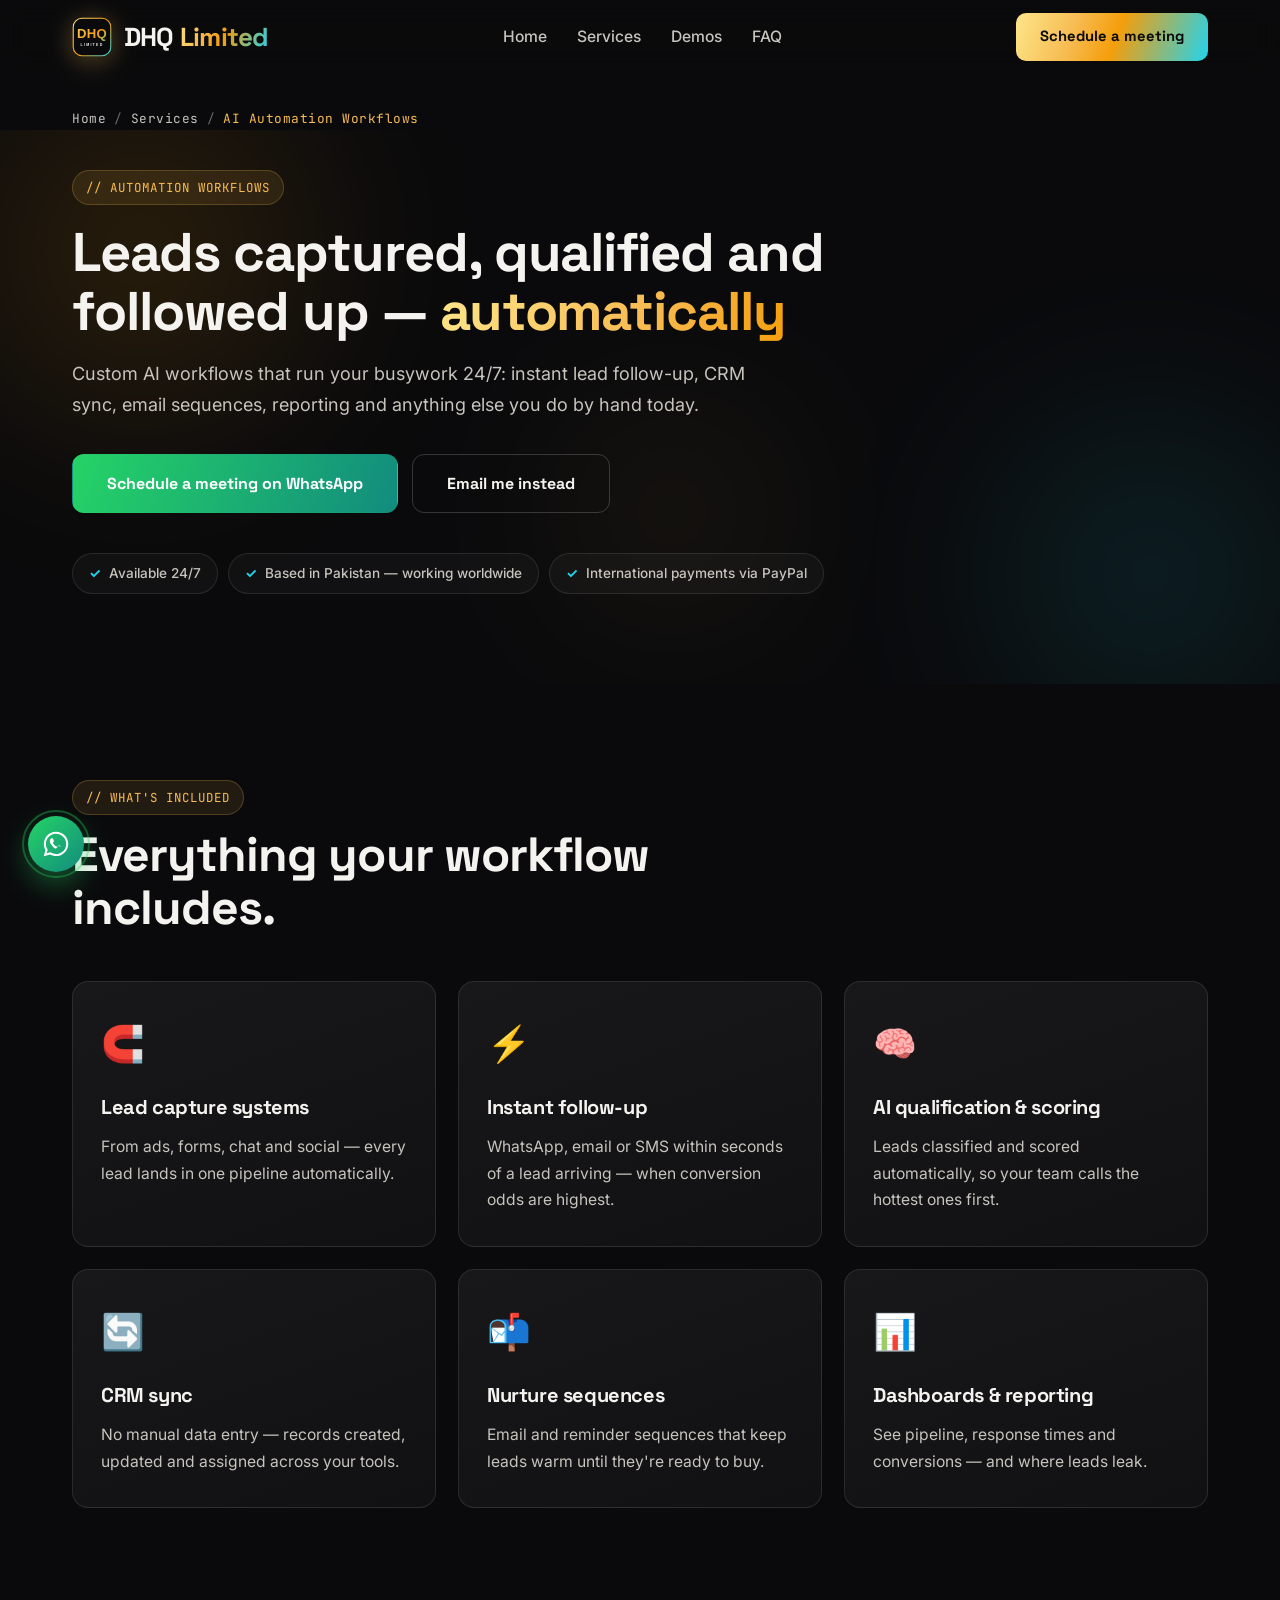
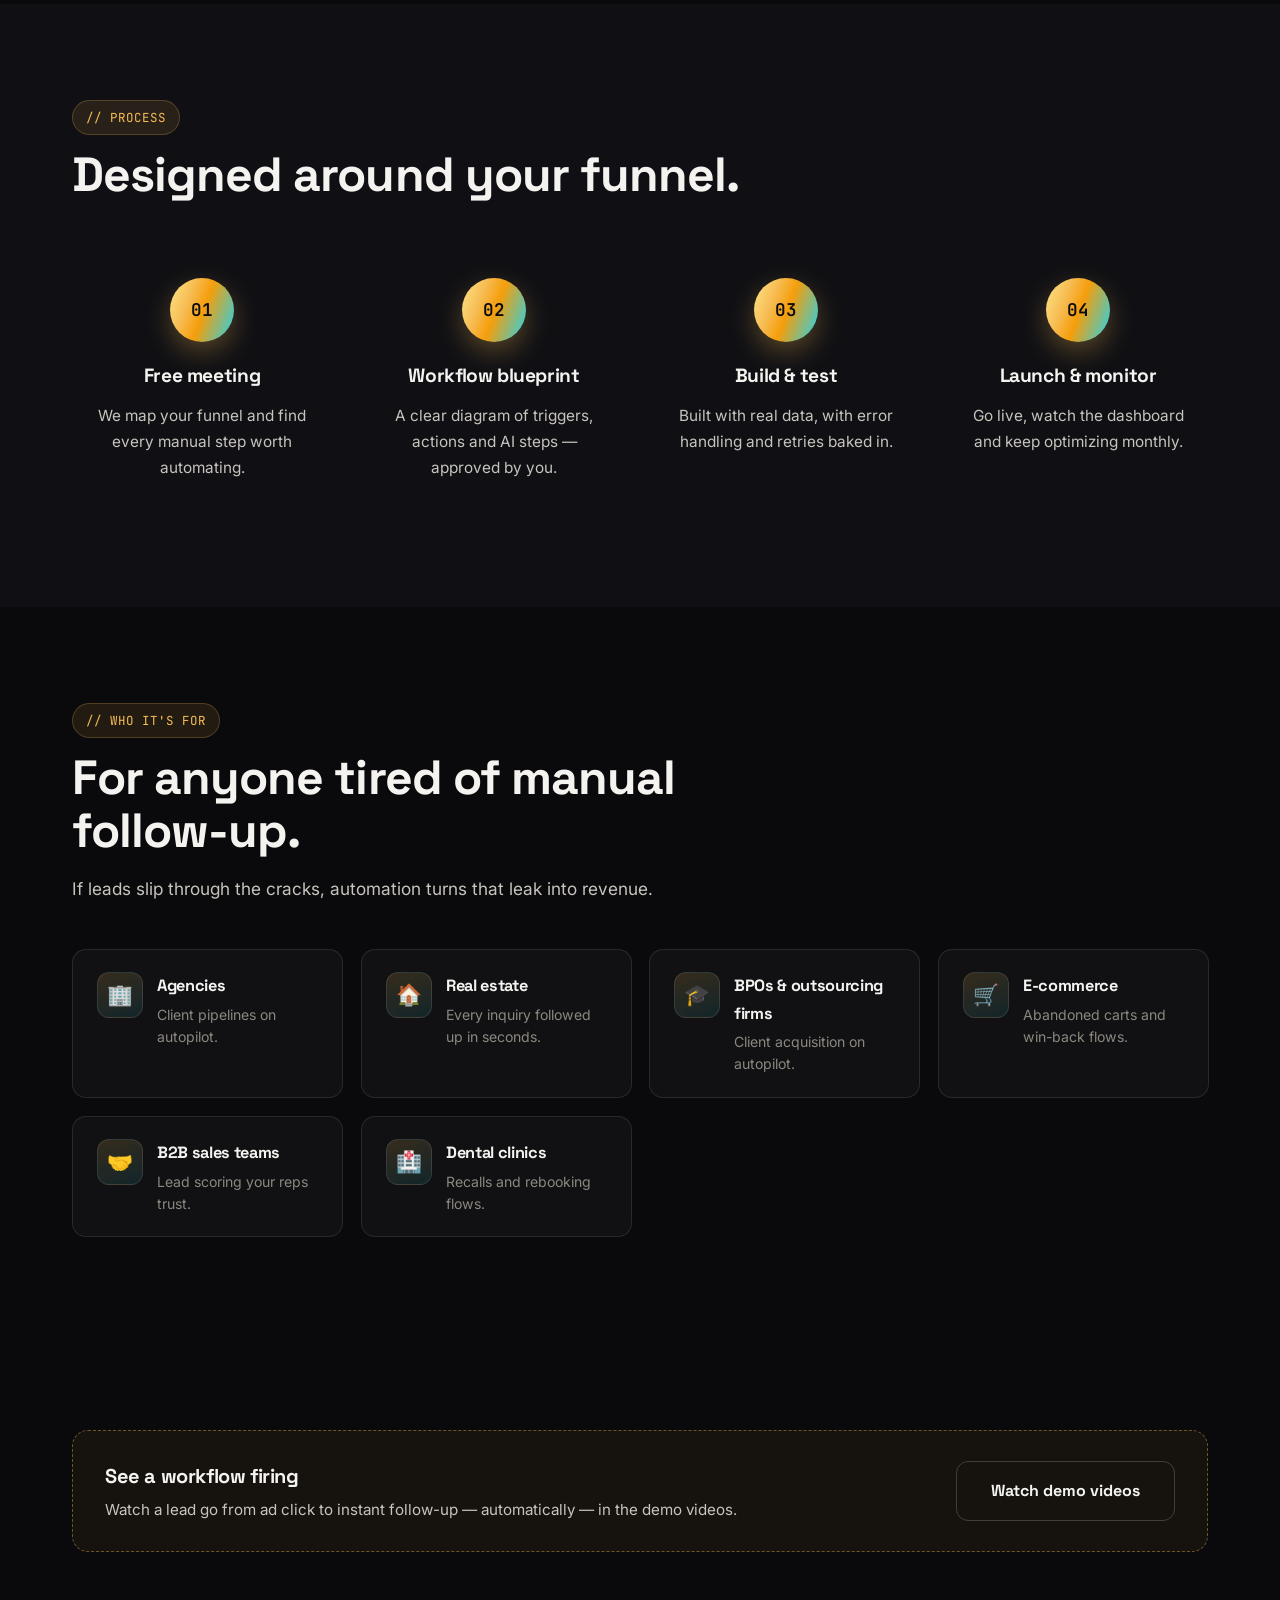
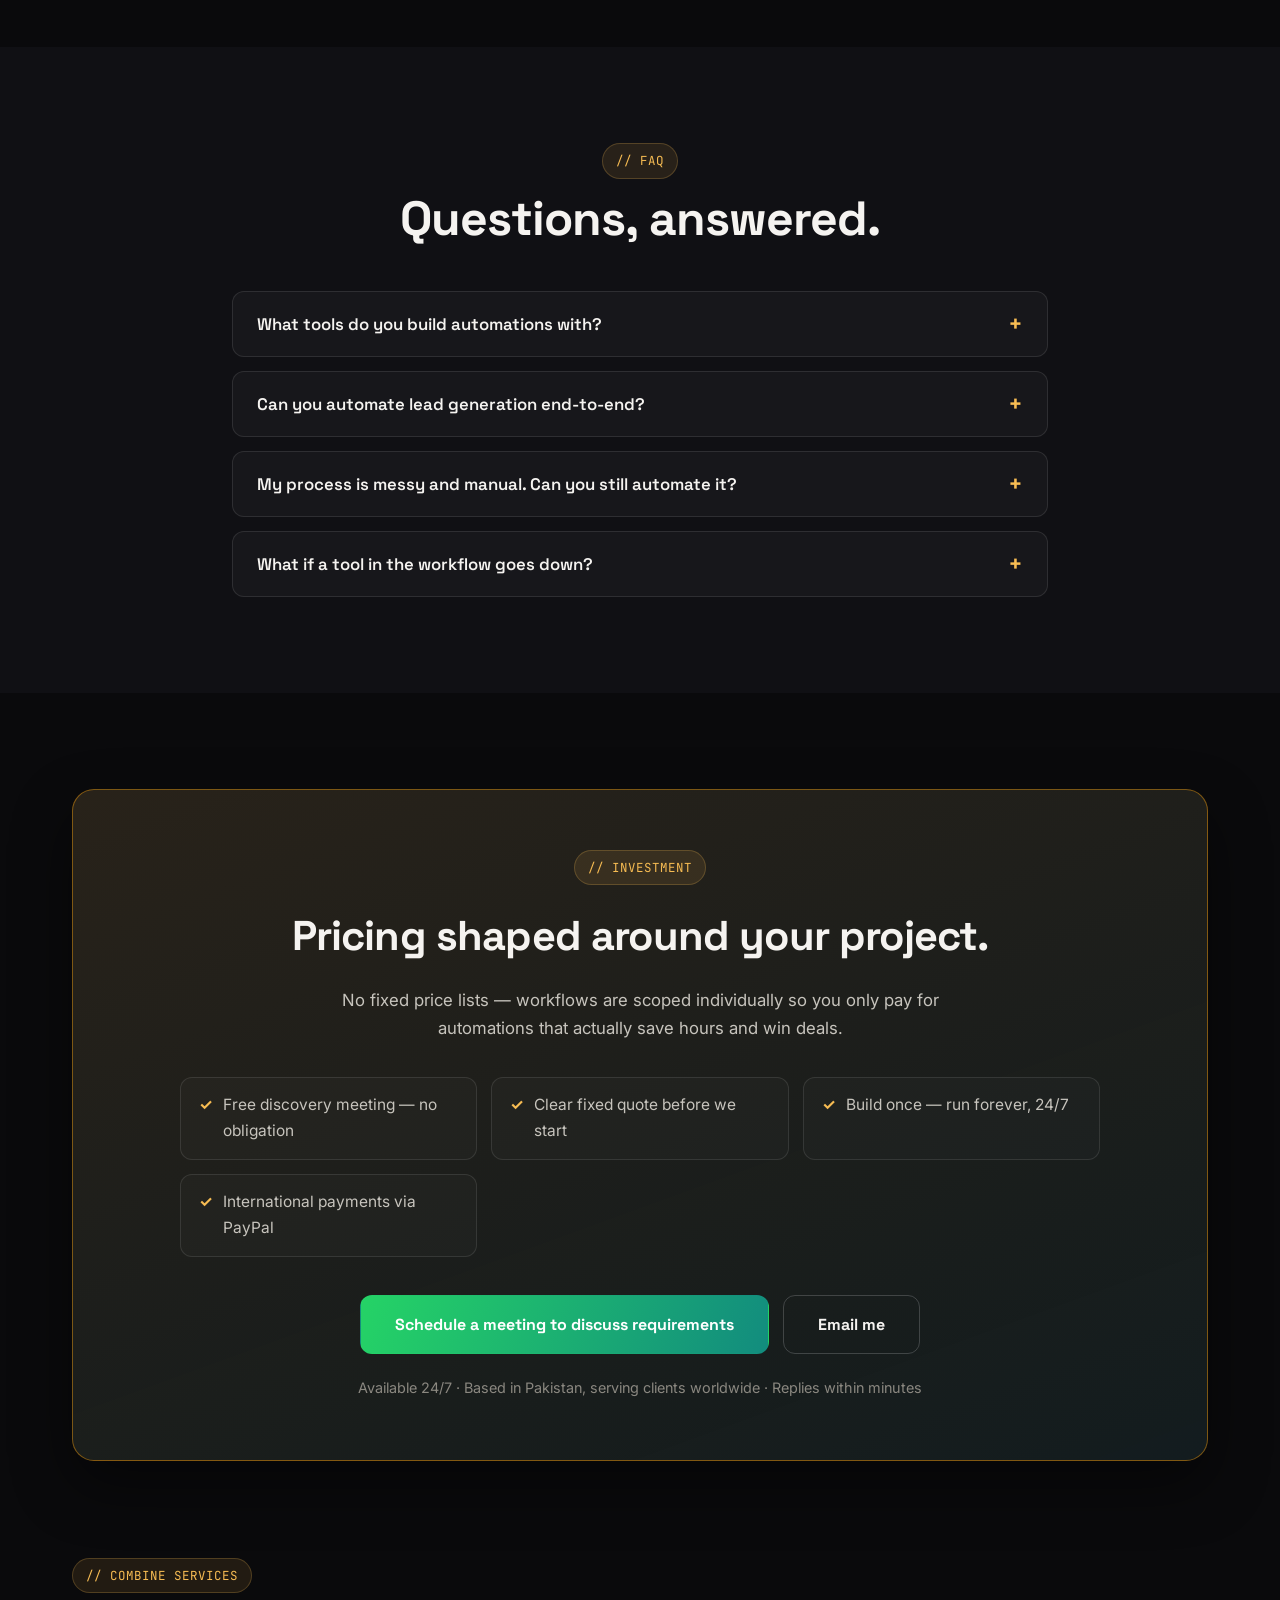
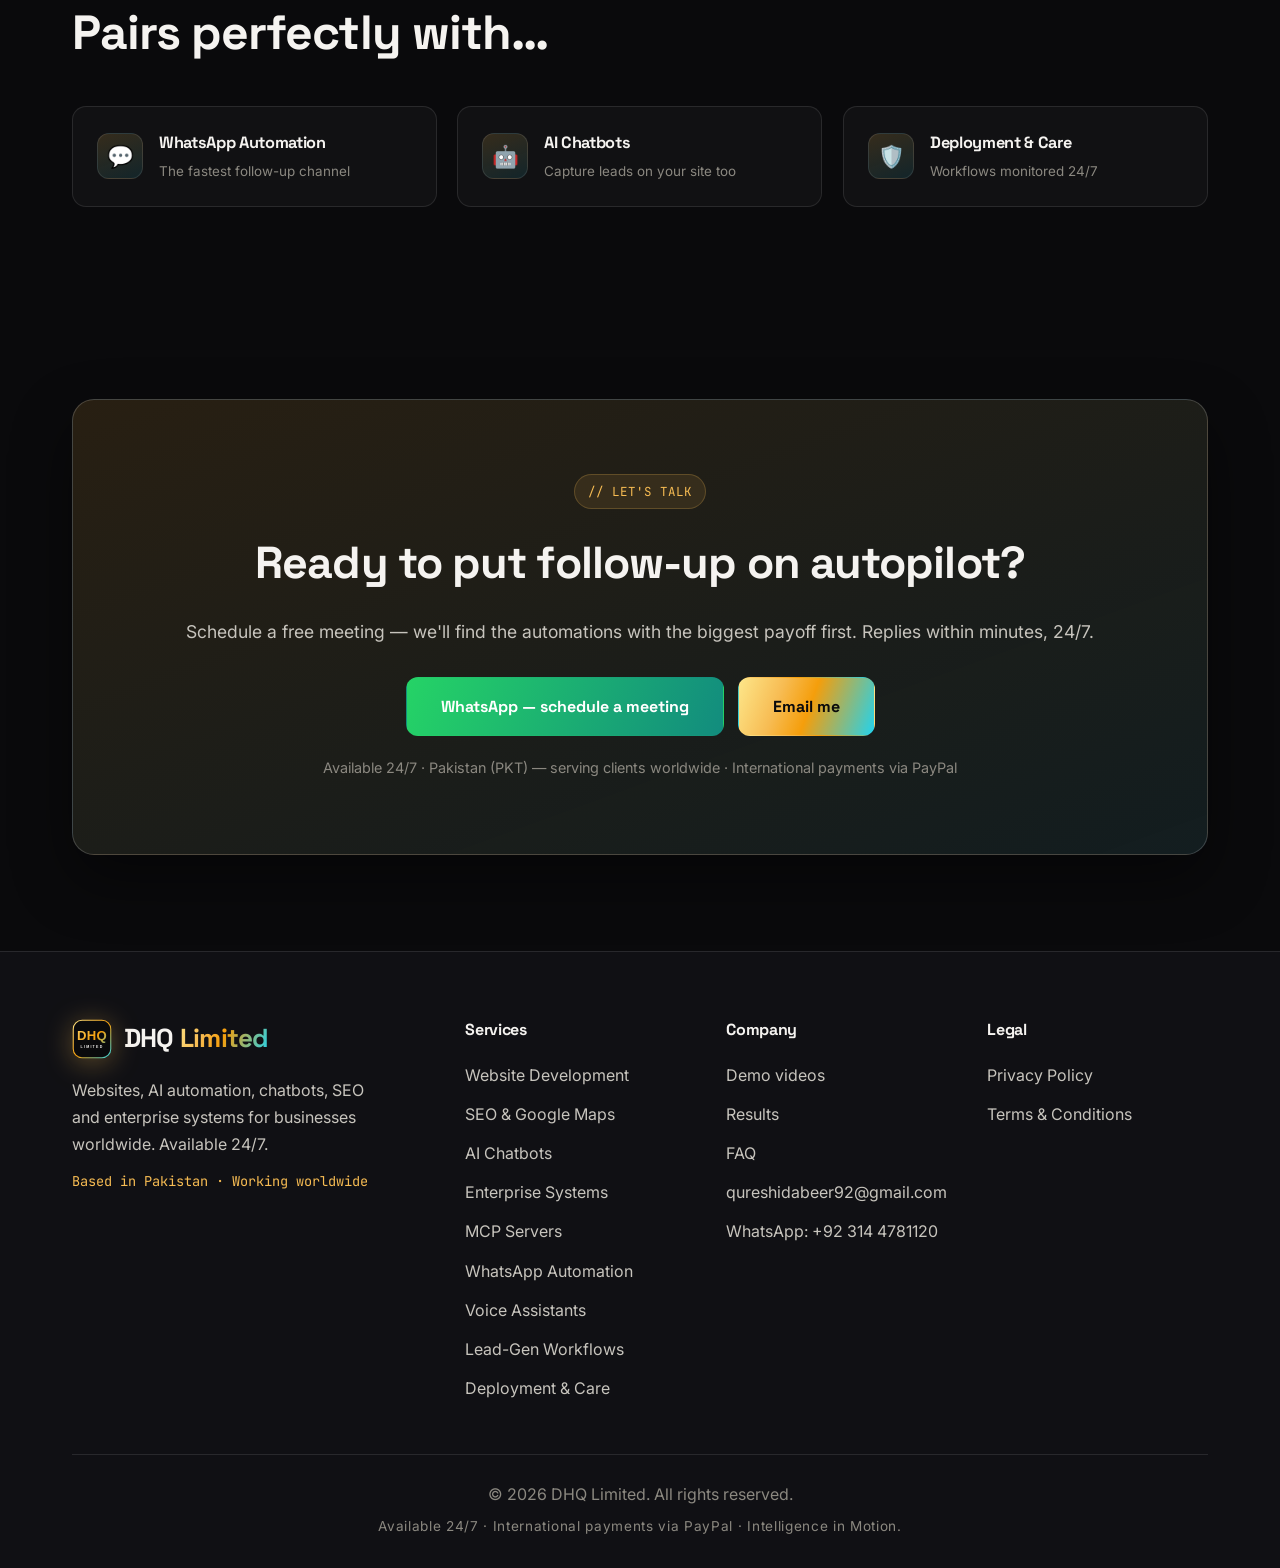
<file: ai-automation-workflows.html>
<!DOCTYPE html>
<html lang="en">
<head>
    <meta charset="UTF-8">
    <meta name="viewport" content="width=device-width, initial-scale=1.0">
    <meta name="theme-color" content="#0a0a0c">
    <title>AI Automation &amp; Lead Generation Workflows — DHQ Limited</title>
    <meta name="description" content="Custom automation workflows that capture, qualify and follow up every lead automatically — CRM sync, instant alerts, email sequences and reporting. Free meeting.">
    <meta name="keywords" content="business process automation, lead generation automation, workflow automation services, n8n automation, Make.com automation, Zapier expert, AI workflow development, CRM automation, automated follow-up, appointment booking automation, BPO lead generation, DHQ Limited">
    <meta name="author" content="DHQ Limited">
    <meta name="robots" content="index, follow, max-image-preview:large">
    <link rel="canonical" href="https://dhqlimited.com/ai-automation-workflows.html">
    <meta property="og:type" content="website">
    <meta property="og:site_name" content="DHQ Limited">
    <meta property="og:title" content="AI Automation &amp; Lead Generation Workflows — DHQ Limited">
    <meta property="og:description" content="Custom workflows that capture, qualify and follow up every lead automatically — across your CRM, WhatsApp, email and ads platforms.">
    <meta property="og:url" content="https://dhqlimited.com/ai-automation-workflows.html">
    <meta property="og:image" content="https://dhqlimited.com/assets/images/analytics.jpg">
    <meta name="twitter:card" content="summary_large_image">
    <meta name="twitter:title" content="AI Automation &amp; Lead Generation Workflows — DHQ Limited">
    <meta name="twitter:description" content="Capture, qualify and follow up every lead automatically. Custom workflows for any business. Free meeting.">
    <meta name="twitter:image" content="https://dhqlimited.com/assets/images/analytics.jpg">
    <script type="application/ld+json">
    {"@context":"https://schema.org","@graph":[
    {"@type":"Service","name":"AI Automation & Lead Generation Workflows","serviceType":"Business Process Automation","url":"https://dhqlimited.com/ai-automation-workflows.html","description":"Custom automation workflows using AI and platforms like n8n, Make and custom APIs: lead capture, qualification, instant follow-up, CRM sync and reporting.","areaServed":"Worldwide","provider":{"@type":"ProfessionalService","name":"DHQ Limited","url":"https://dhqlimited.com","telephone":"+92-314-4781120","email":"qureshidabeer92@gmail.com","address":{"@type":"PostalAddress","addressCountry":"PK"}},"hoursAvailable":{"@type":"OpeningHoursSpecification","dayOfWeek":["Monday","Tuesday","Wednesday","Thursday","Friday","Saturday","Sunday"],"opens":"00:00","closes":"23:59"}},
    {"@type":"BreadcrumbList","itemListElement":[{"@type":"ListItem","position":1,"name":"Home","item":"https://dhqlimited.com/"},{"@type":"ListItem","position":2,"name":"AI Automation Workflows","item":"https://dhqlimited.com/ai-automation-workflows.html"}]},
    {"@type":"FAQPage","mainEntity":[
    {"@type":"Question","name":"What tools do you build automations with?","acceptedAnswer":{"@type":"Answer","text":"Whatever fits best: n8n, Make (Integromat), Zapier, custom scripts and APIs, plus AI models for classification, drafting and decision-making."}},
    {"@type":"Question","name":"Can you automate lead generation end-to-end?","acceptedAnswer":{"@type":"Answer","text":"Yes — from ad or website lead to instant WhatsApp/email follow-up, qualification, CRM entry and sales alerts, running 24/7 without manual work."}},
    {"@type":"Question","name":"My process is messy and manual. Can you still automate it?","acceptedAnswer":{"@type":"Answer","text":"That's exactly the job. We map your current process step by step, then automate the repetitive parts while keeping humans in the loop where it matters."}},
    {"@type":"Question","name":"What if a tool in the workflow goes down?","acceptedAnswer":{"@type":"Answer","text":"Workflows include error handling, retries and alerts, so you know immediately if something needs attention — plus optional monitoring on a maintenance plan."}}
    ]}
    ]}
    </script>
    <link rel="icon" type="image/svg+xml" href="assets/favicon.svg">
    <link rel="preconnect" href="https://fonts.googleapis.com">
    <link rel="preconnect" href="https://fonts.gstatic.com" crossorigin>
    <link href="https://fonts.googleapis.com/css2?family=Space+Grotesk:wght@400;500;600;700&family=Inter:wght@400;500;600;700&family=JetBrains+Mono:wght@400;500;600&display=swap" rel="stylesheet">
    <link rel="stylesheet" href="styles.css">
</head>
<body>

    <!-- PRELOADER -->
    <div class="preloader" id="preloader" aria-hidden="true">
        <div class="preloader-mark">
            <img src="assets/logo.svg" alt="">
        </div>
        <div class="preloader-bar"><span></span></div>
    </div>

    <!-- SCROLL PROGRESS -->
    <div class="scroll-progress" id="scroll-progress" aria-hidden="true"></div>

    <!-- ===== NAVBAR ===== -->
    <nav class="navbar" id="navbar">
        <div class="nav-container">
            <a href="index.html" class="logo">
                <img src="assets/logo.svg" alt="DHQ Limited logo" class="logo-img">
                <span>DHQ<span class="logo-accent"> Limited</span></span>
            </a>
            <ul class="nav-links" id="nav-links">
                <li><a href="index.html">Home</a></li>
                <li><a href="index.html#services">Services</a></li>
                <li><a href="index.html#demos">Demos</a></li>
                <li><a href="index.html#faq">FAQ</a></li>
                <li class="nav-cta-mobile">
                    <a class="cta-button" href="https://wa.me/923144781120?text=Hi!%20I%27d%20like%20to%20schedule%20a%20meeting%20to%20discuss%20an%20automation%20and%20lead%20generation%20workflow." target="_blank" rel="noopener">Schedule a meeting</a>
                </li>
            </ul>
            <a class="cta-button nav-cta-desktop" href="https://wa.me/923144781120?text=Hi!%20I%27d%20like%20to%20schedule%20a%20meeting%20to%20discuss%20an%20automation%20and%20lead%20generation%20workflow." target="_blank" rel="noopener" >Schedule a meeting</a>
            <button class="nav-toggle" id="nav-toggle" aria-label="Toggle navigation" aria-expanded="false">
                <span></span><span></span><span></span>
            </button>
        </div>
    </nav>

    <!-- ===== BREADCRUMBS ===== -->
    <nav class="breadcrumbs" aria-label="Breadcrumb">
        <div class="container">
            <ol>
                <li><a href="index.html">Home</a></li>
                <li><a href="index.html#services">Services</a></li>
                <li aria-current="page">AI Automation Workflows</li>
            </ol>
        </div>
    </nav>

    <!-- ===== HERO ===== -->
    <section class="service-hero" id="top">
        <div class="aurora" aria-hidden="true"><span class="orb orb-1"></span><span class="orb orb-2"></span><span class="orb orb-3"></span></div>
        <div class="container">
            <span class="mono-tag">// automation workflows</span>
            <h1 class="reveal-up">Leads captured, qualified and followed up — <span class="gradient-text">automatically</span></h1>
            <p class="hero-sub">Custom AI workflows that run your busywork 24/7: instant lead follow-up, CRM sync, email sequences, reporting and anything else you do by hand today.</p>
            <div class="hero-buttons">
                <a class="btn whatsapp" href="https://wa.me/923144781120?text=Hi!%20I%27d%20like%20to%20schedule%20a%20meeting%20to%20discuss%20an%20automation%20and%20lead%20generation%20workflow." target="_blank" rel="noopener">Schedule a meeting on WhatsApp</a>
                <a class="btn ghost" href="mailto:qureshidabeer92@gmail.com?subject=Automation%20Workflow%20Project%20%E2%80%94%20Schedule%20a%20Meeting">Email me instead</a>
            </div>
            <div class="trust-bar" aria-label="Trust badges">
                <span class="trust-chip"><span class="tick">✓</span> Available 24/7</span>
                <span class="trust-chip"><span class="tick">✓</span> Based in Pakistan — working worldwide</span>
                <span class="trust-chip"><span class="tick">✓</span> International payments via PayPal</span>
            </div>
        </div>
    </section>

    <!-- ===== WHAT'S INCLUDED ===== -->
    <section class="section" id="included">
        <div class="container">
            <div class="section-head">
                <span class="mono-tag">// what's included</span>
                <h2>Everything your workflow includes.</h2>
            </div>
            <div class="deliverables-grid">
                <article class="feature-card reveal-up"><div class="feature-icon">🧲</div><h3>Lead capture systems</h3><p>From ads, forms, chat and social — every lead lands in one pipeline automatically.</p></article>
                <article class="feature-card reveal-up"><div class="feature-icon">⚡</div><h3>Instant follow-up</h3><p>WhatsApp, email or SMS within seconds of a lead arriving — when conversion odds are highest.</p></article>
                <article class="feature-card reveal-up"><div class="feature-icon">🧠</div><h3>AI qualification &amp; scoring</h3><p>Leads classified and scored automatically, so your team calls the hottest ones first.</p></article>
                <article class="feature-card reveal-up"><div class="feature-icon">🔄</div><h3>CRM sync</h3><p>No manual data entry — records created, updated and assigned across your tools.</p></article>
                <article class="feature-card reveal-up"><div class="feature-icon">📬</div><h3>Nurture sequences</h3><p>Email and reminder sequences that keep leads warm until they're ready to buy.</p></article>
                <article class="feature-card reveal-up"><div class="feature-icon">📊</div><h3>Dashboards &amp; reporting</h3><p>See pipeline, response times and conversions — and where leads leak.</p></article>
            </div>
        </div>
    </section>

    <!-- ===== PROCESS ===== -->
    <section class="section alt" id="process">
        <div class="container">
            <div class="section-head">
                <span class="mono-tag">// process</span>
                <h2>Designed around your funnel.</h2>
            </div>
            <div class="process-steps">
                <div class="step reveal-up"><div class="step-number">01</div><h3>Free meeting</h3><p>We map your funnel and find every manual step worth automating.</p></div>
                <div class="step reveal-up"><div class="step-number">02</div><h3>Workflow blueprint</h3><p>A clear diagram of triggers, actions and AI steps — approved by you.</p></div>
                <div class="step reveal-up"><div class="step-number">03</div><h3>Build &amp; test</h3><p>Built with real data, with error handling and retries baked in.</p></div>
                <div class="step reveal-up"><div class="step-number">04</div><h3>Launch &amp; monitor</h3><p>Go live, watch the dashboard and keep optimizing monthly.</p></div>
            </div>
        </div>
    </section>

    <!-- ===== WHO IT'S FOR ===== -->
    <section class="section" id="who">
        <div class="container">
            <div class="section-head">
                <span class="mono-tag">// who it's for</span>
                <h2>For anyone tired of manual follow-up.</h2>
                <p class="section-subtitle">If leads slip through the cracks, automation turns that leak into revenue.</p>
            </div>
            <div class="fit-grid">
                <div class="fit-card reveal-up"><div class="service-icon">🏢</div><div><h3>Agencies</h3><p>Client pipelines on autopilot.</p></div></div>
                <div class="fit-card reveal-up"><div class="service-icon">🏠</div><div><h3>Real estate</h3><p>Every inquiry followed up in seconds.</p></div></div>
                <div class="fit-card reveal-up"><div class="service-icon">🎓</div><div><h3>BPOs &amp; outsourcing firms</h3><p>Client acquisition on autopilot.</p></div></div>
                <div class="fit-card reveal-up"><div class="service-icon">🛒</div><div><h3>E-commerce</h3><p>Abandoned carts and win-back flows.</p></div></div>
                <div class="fit-card reveal-up"><div class="service-icon">🤝</div><div><h3>B2B sales teams</h3><p>Lead scoring your reps trust.</p></div></div>
                <div class="fit-card reveal-up"><div class="service-icon">🏥</div><div><h3>Dental clinics</h3><p>Recalls and rebooking flows.</p></div></div>
            </div>
        </div>
    </section>

    <!-- ===== DEMO ===== -->
    <section class="section" id="demo">
        <div class="container">
            <div class="demo-cta reveal-up">
                <div>
                    <h3>See a workflow firing</h3>
                    <p>Watch a lead go from ad click to instant follow-up — automatically — in the demo videos.</p>
                </div>
                <a class="btn ghost" href="index.html#demos">Watch demo videos</a>
            </div>
        </div>
    </section>

    <!-- ===== FAQ ===== -->
    <section class="section alt faq" id="faq">
        <div class="container narrow">
            <div class="section-head center">
                <span class="mono-tag">// faq</span>
                <h2>Questions, answered.</h2>
            </div>
            <div class="faq-list">
                <div class="faq-item">
                    <button class="faq-question" aria-expanded="false">What tools do you build automations with?<span class="faq-icon">+</span></button>
                    <div class="faq-answer"><p>Whatever fits best: n8n, Make (Integromat), Zapier, custom scripts and APIs, plus AI models for classification, drafting and decision-making.</p></div>
                </div>
                <div class="faq-item">
                    <button class="faq-question" aria-expanded="false">Can you automate lead generation end-to-end?<span class="faq-icon">+</span></button>
                    <div class="faq-answer"><p>Yes — from ad or website lead to instant WhatsApp/email follow-up, qualification, CRM entry and sales alerts, running 24/7 without manual work.</p></div>
                </div>
                <div class="faq-item">
                    <button class="faq-question" aria-expanded="false">My process is messy and manual. Can you still automate it?<span class="faq-icon">+</span></button>
                    <div class="faq-answer"><p>That's exactly the job. We map your current process step by step, then automate the repetitive parts while keeping humans in the loop where it matters.</p></div>
                </div>
                <div class="faq-item">
                    <button class="faq-question" aria-expanded="false">What if a tool in the workflow goes down?<span class="faq-icon">+</span></button>
                    <div class="faq-answer"><p>Workflows include error handling, retries and alerts, so you know immediately if something needs attention — plus optional monitoring on a maintenance plan.</p></div>
                </div>
            </div>
        </div>
    </section>

    <!-- ===== INVESTMENT ===== -->
    <section class="section" id="pricing">
        <div class="container">
            <div class="invest-card reveal-up">
                <span class="mono-tag">// investment</span>
                <h2>Pricing shaped around your project.</h2>
                <p>No fixed price lists — workflows are scoped individually so you only pay for automations that actually save hours and win deals.</p>
                <ul class="invest-points">
                    <li><span class="check">✓</span> Free discovery meeting — no obligation</li>
                    <li><span class="check">✓</span> Clear fixed quote before we start</li>
                    <li><span class="check">✓</span> Build once — run forever, 24/7</li>
                    <li><span class="check">✓</span> International payments via PayPal</li>
                </ul>
                <div class="cta-buttons">
                    <a href="https://wa.me/923144781120?text=Hi!%20I%27d%20like%20to%20schedule%20a%20meeting%20to%20discuss%20an%20automation%20and%20lead%20generation%20workflow." target="_blank" rel="noopener" class="btn whatsapp">Schedule a meeting to discuss requirements</a>
                    <a href="mailto:qureshidabeer92@gmail.com?subject=Automation%20Workflow%20Project%20%E2%80%94%20Schedule%20a%20Meeting" class="btn ghost">Email me</a>
                </div>
                <p class="invest-note">Available 24/7 · Based in Pakistan, serving clients worldwide · Replies within minutes</p>
            </div>
        </div>
    </section>

    <!-- ===== RELATED SERVICES ===== -->
    <section class="section" id="related" style="padding-top: 0;">
        <div class="container">
            <div class="section-head">
                <span class="mono-tag">// combine services</span>
                <h2>Pairs perfectly with…</h2>
            </div>
            <div class="related-grid">
                <a class="related-card reveal-up" href="whatsapp-automation.html"><div class="service-icon">💬</div><div><h3>WhatsApp Automation</h3><span>The fastest follow-up channel</span></div></a>
                <a class="related-card reveal-up" href="chatbot-development.html"><div class="service-icon">🤖</div><div><h3>AI Chatbots</h3><span>Capture leads on your site too</span></div></a>
                <a class="related-card reveal-up" href="deployment-maintenance.html"><div class="service-icon">🛡️</div><div><h3>Deployment &amp; Care</h3><span>Workflows monitored 24/7</span></div></a>
            </div>
        </div>
    </section>

    <!-- ===== CTA ===== -->
    <section class="section cta-section" id="contact">
        <div class="container">
            <div class="cta">
                <span class="mono-tag">// let's talk</span>
                <h2>Ready to put follow-up on autopilot?</h2>
                <p>Schedule a free meeting — we'll find the automations with the biggest payoff first. Replies within minutes, 24/7.</p>
                <div class="cta-buttons">
                    <a href="https://wa.me/923144781120?text=Hi!%20I%27d%20like%20to%20schedule%20a%20meeting%20to%20discuss%20an%20automation%20and%20lead%20generation%20workflow." target="_blank" rel="noopener" class="btn whatsapp">WhatsApp — schedule a meeting</a>
                    <a href="mailto:qureshidabeer92@gmail.com?subject=Automation%20Workflow%20Project%20%E2%80%94%20Schedule%20a%20Meeting" class="btn primary">Email me</a>
                </div>
                <p class="cta-note">Available 24/7 · Pakistan (PKT) — serving clients worldwide · International payments via PayPal</p>
            </div>
        </div>
    </section>

    <!-- ===== FOOTER ===== -->
    <footer class="footer">
        <div class="container">
            <div class="footer-content">
                <div class="footer-column brand">
                    <a href="index.html" class="logo">
                        <img src="assets/logo.svg" alt="DHQ Limited logo" class="logo-img">
                        <span>DHQ<span class="logo-accent"> Limited</span></span>
                    </a>
                    <p class="footer-desc">Websites, AI automation, chatbots, SEO and enterprise systems for businesses worldwide. Available 24/7.</p>
                    <p class="footer-handle">Based in Pakistan · Working worldwide</p>
                </div>
                <div class="footer-column">
                    <h4>Services</h4>
                    <ul>
                        <li><a href="website-development.html">Website Development</a></li>
                        <li><a href="seo-services.html">SEO &amp; Google Maps</a></li>
                        <li><a href="chatbot-development.html">AI Chatbots</a></li>
                        <li><a href="enterprise-systems.html">Enterprise Systems</a></li>
                        <li><a href="mcp-server-development.html">MCP Servers</a></li>
                        <li><a href="whatsapp-automation.html">WhatsApp Automation</a></li>
                        <li><a href="voice-assistant-automation.html">Voice Assistants</a></li>
                        <li><a href="ai-automation-workflows.html">Lead-Gen Workflows</a></li>
                        <li><a href="deployment-maintenance.html">Deployment &amp; Care</a></li>
                    </ul>
                </div>
                <div class="footer-column">
                    <h4>Company</h4>
                    <ul>
                        <li><a href="index.html#demos">Demo videos</a></li>
                        <li><a href="index.html#results">Results</a></li>
                        <li><a href="index.html#faq">FAQ</a></li>
                        <li><a href="mailto:qureshidabeer92@gmail.com">qureshidabeer92@gmail.com</a></li>
                        <li><a href="https://wa.me/923144781120" target="_blank" rel="noopener">WhatsApp: +92 314 4781120</a></li>
                    </ul>
                </div>
                <div class="footer-column">
                    <h4>Legal</h4>
                    <ul>
                        <li><a href="privacy-policy.html">Privacy Policy</a></li>
                        <li><a href="terms-and-conditions.html">Terms &amp; Conditions</a></li>
                    </ul>
                </div>
            </div>
            <div class="footer-bottom">
                <p>&copy; <span id="year"></span> DHQ Limited. All rights reserved.</p>
                <p class="footer-tag">Available 24/7 · International payments via PayPal · Intelligence in Motion.</p>
            </div>
        </div>
    </footer>

    <!-- FLOATING WHATSAPP -->
    <a href="https://wa.me/923144781120?text=Hi!%20I%27d%20like%20to%20schedule%20a%20free%20meeting%20to%20discuss%20a%20project." class="wa-float" target="_blank" rel="noopener" aria-label="Chat with DHQ Limited on WhatsApp">
        <svg viewBox="0 0 448 512" aria-hidden="true"><path d="M380.9 97.1C339 55.1 283.2 32 223.9 32c-122.4 0-222 99.6-222 222 0 39.1 10.2 77.3 29.6 111L0 480l117.7-30.9c32.4 17.7 68.9 27 106.1 27h.1c122.3 0 224.1-99.6 224.1-222 0-59.3-25.2-115-67.1-157zm-157 341.6c-33.2 0-65.7-8.9-94-25.7l-6.7-4-69.8 18.3L72 359.2l-4.4-7c-18.5-29.4-28.2-63.3-28.2-98.2 0-101.7 82.8-184.5 184.6-184.5 49.3 0 95.6 19.2 130.4 54.1 34.8 34.9 56.2 81.2 56.1 130.5 0 101.8-84.9 184.6-186.6 184.6zm101.2-138.2c-5.5-2.8-32.8-16.2-37.9-18-5.1-1.9-8.8-2.8-12.5 2.8-3.7 5.6-14.3 18-17.6 21.8-3.2 3.7-6.5 4.2-12 1.4-32.6-16.3-54-29.1-75.5-66-5.7-9.8 5.7-9.1 16.3-30.3 1.8-3.7.9-6.9-.5-9.7-1.4-2.8-12.5-30.1-17.1-41.2-4.5-10.8-9.1-9.3-12.5-9.5-3.2-.2-6.9-.2-10.6-.2-3.7 0-9.7 1.4-14.8 6.9-5.1 5.6-19.4 19-19.4 46.3 0 27.3 19.9 53.7 22.6 57.4 2.8 3.7 39.1 59.7 74.8 74.8 3.7 1.4 6.9 2.3 9.7 2.3 5.3 0 9.7-3.9 11.5-6.2 1.9-2.3 23.2-28.4 26.4-33.4 3.2-5 1-8.3-1.4-11.1z"/></svg>
    </a>

    <!-- BACK TO TOP -->
    <button class="back-to-top" id="back-to-top" aria-label="Back to top">↑</button>

    <script src="script.js"></script>
</body>
</html>
</file>
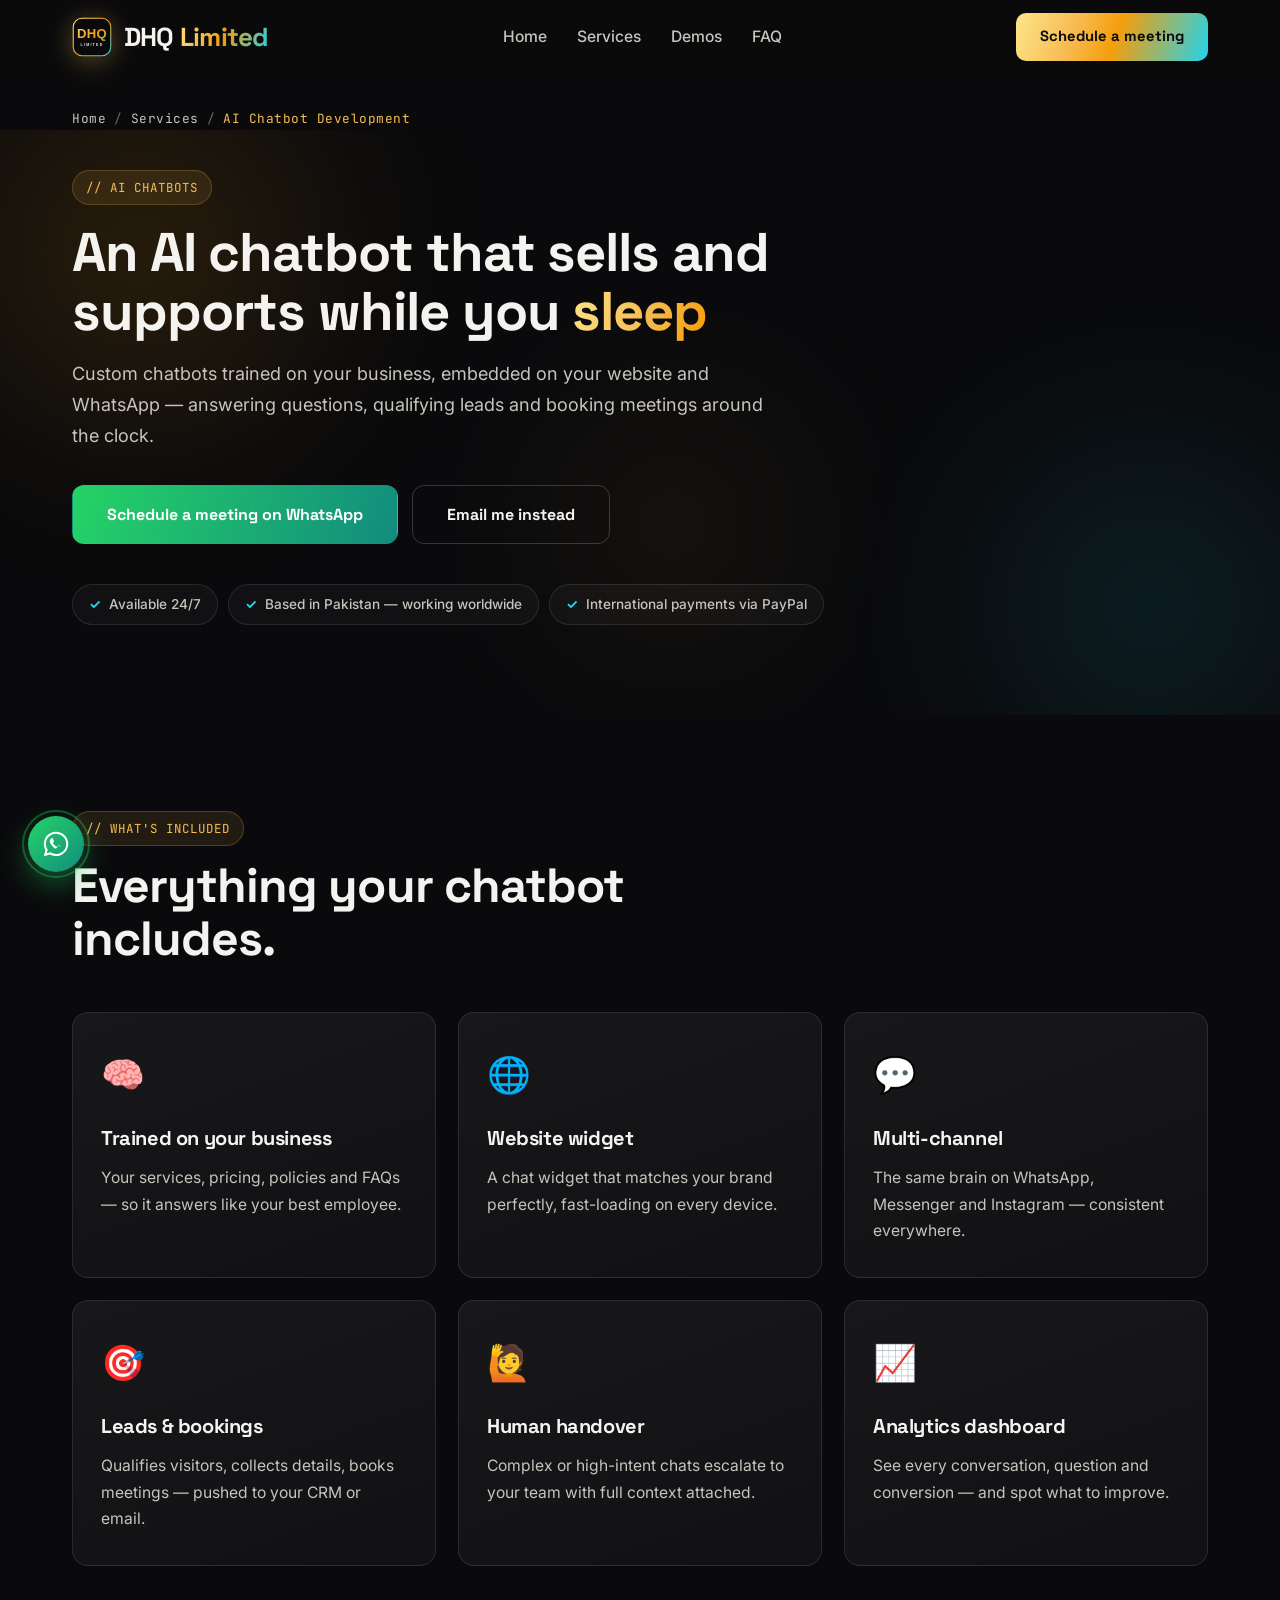
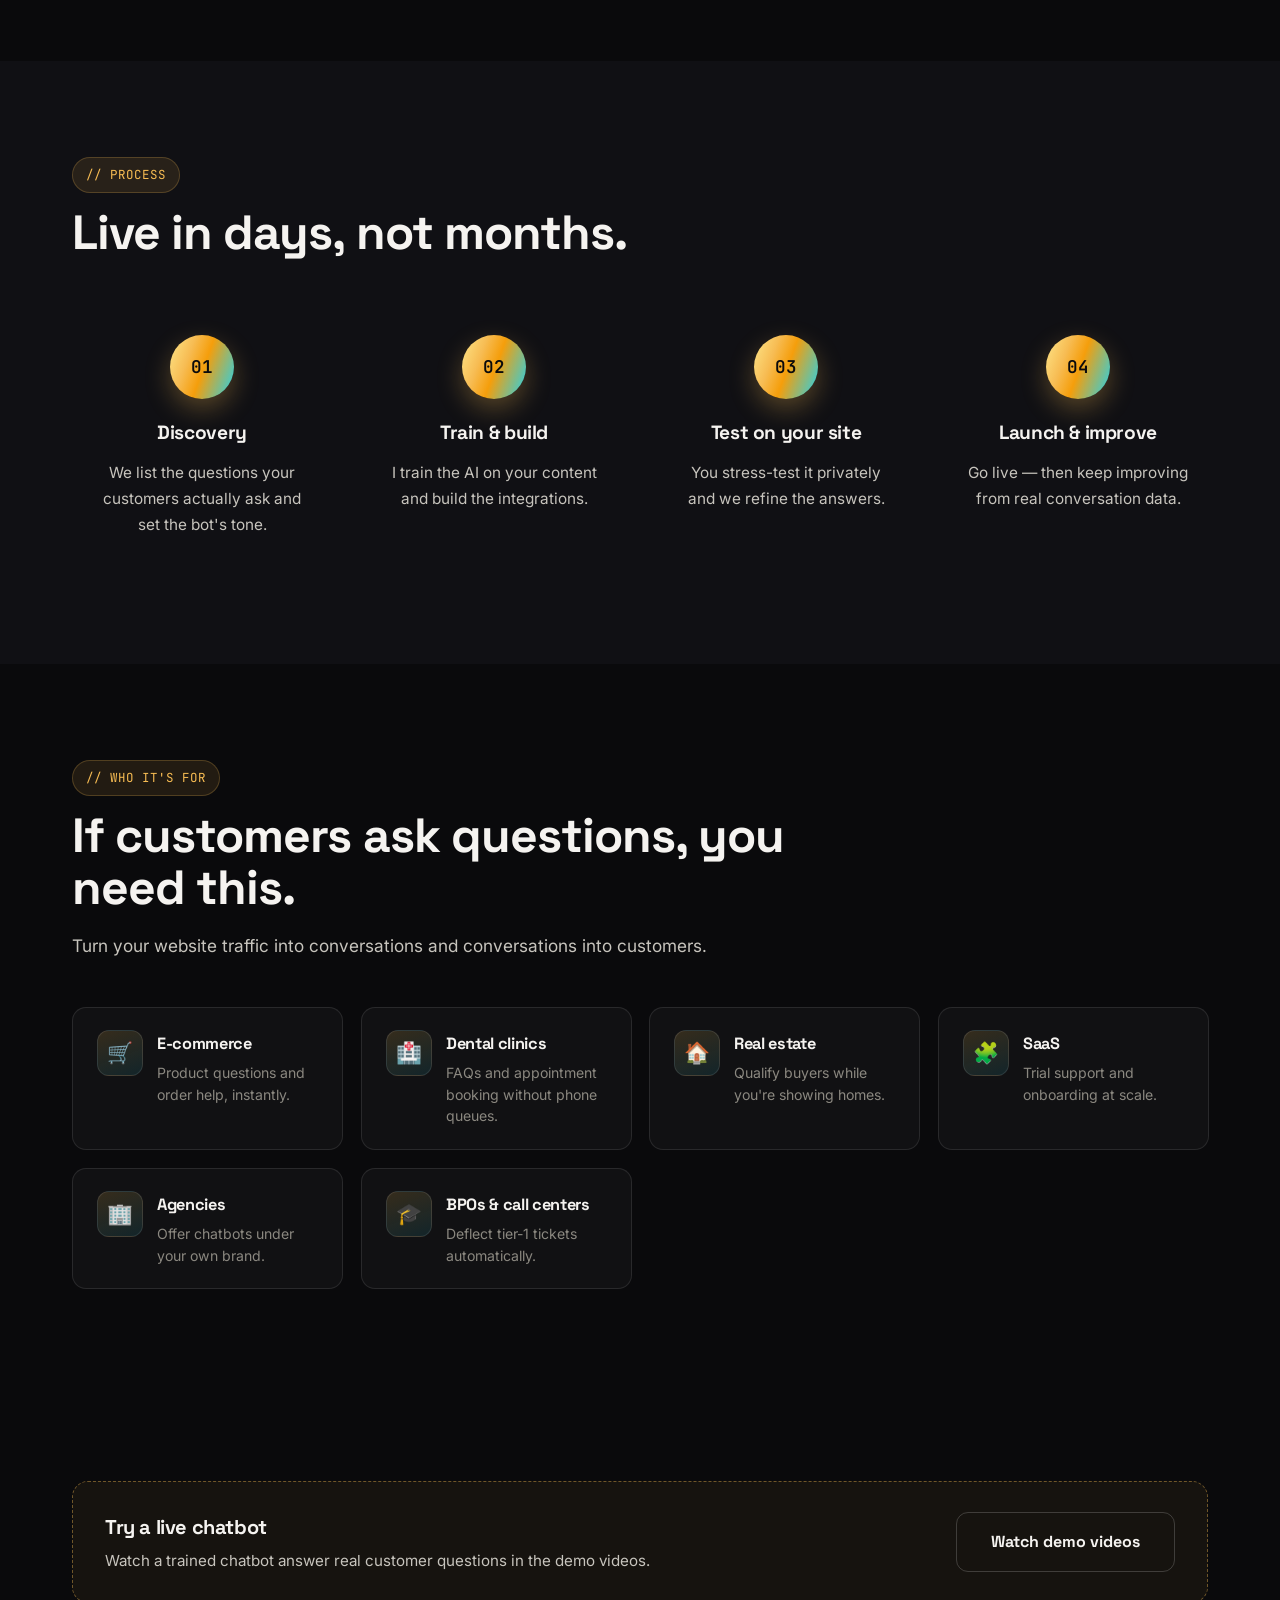
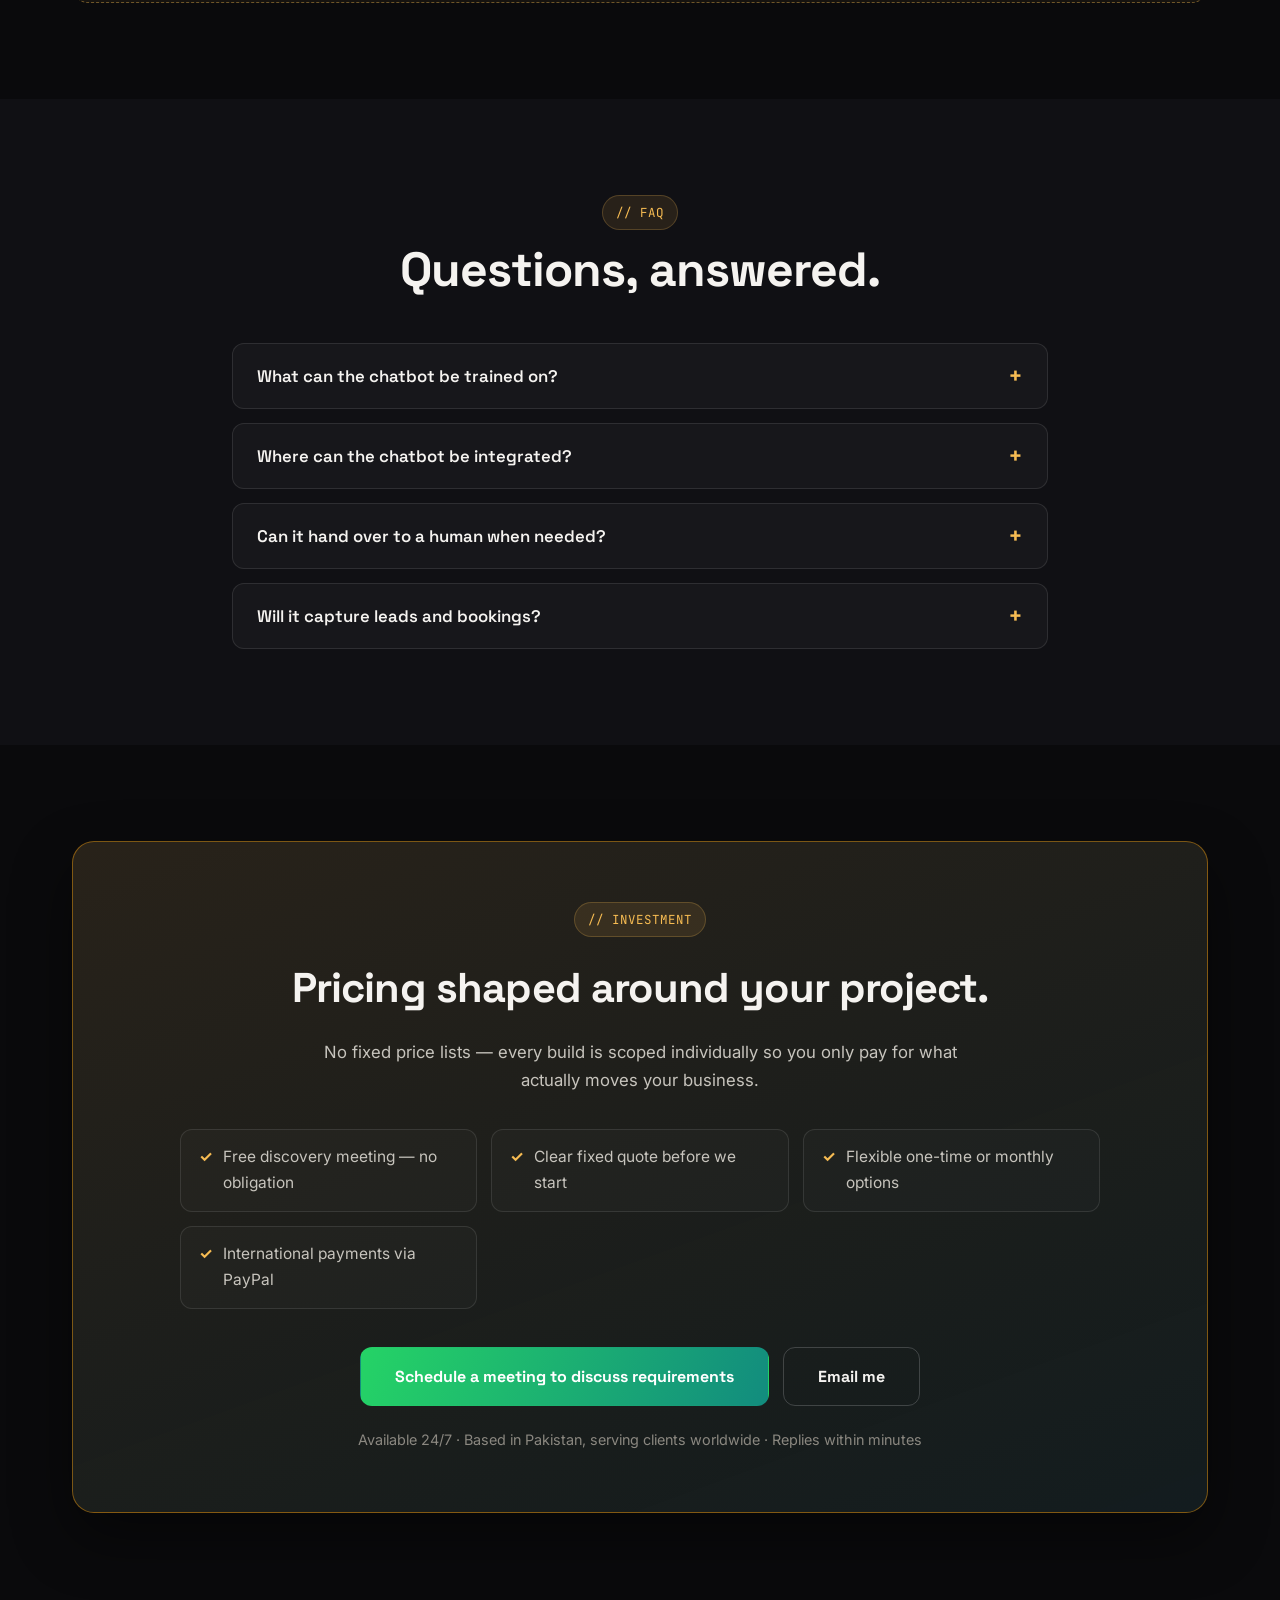
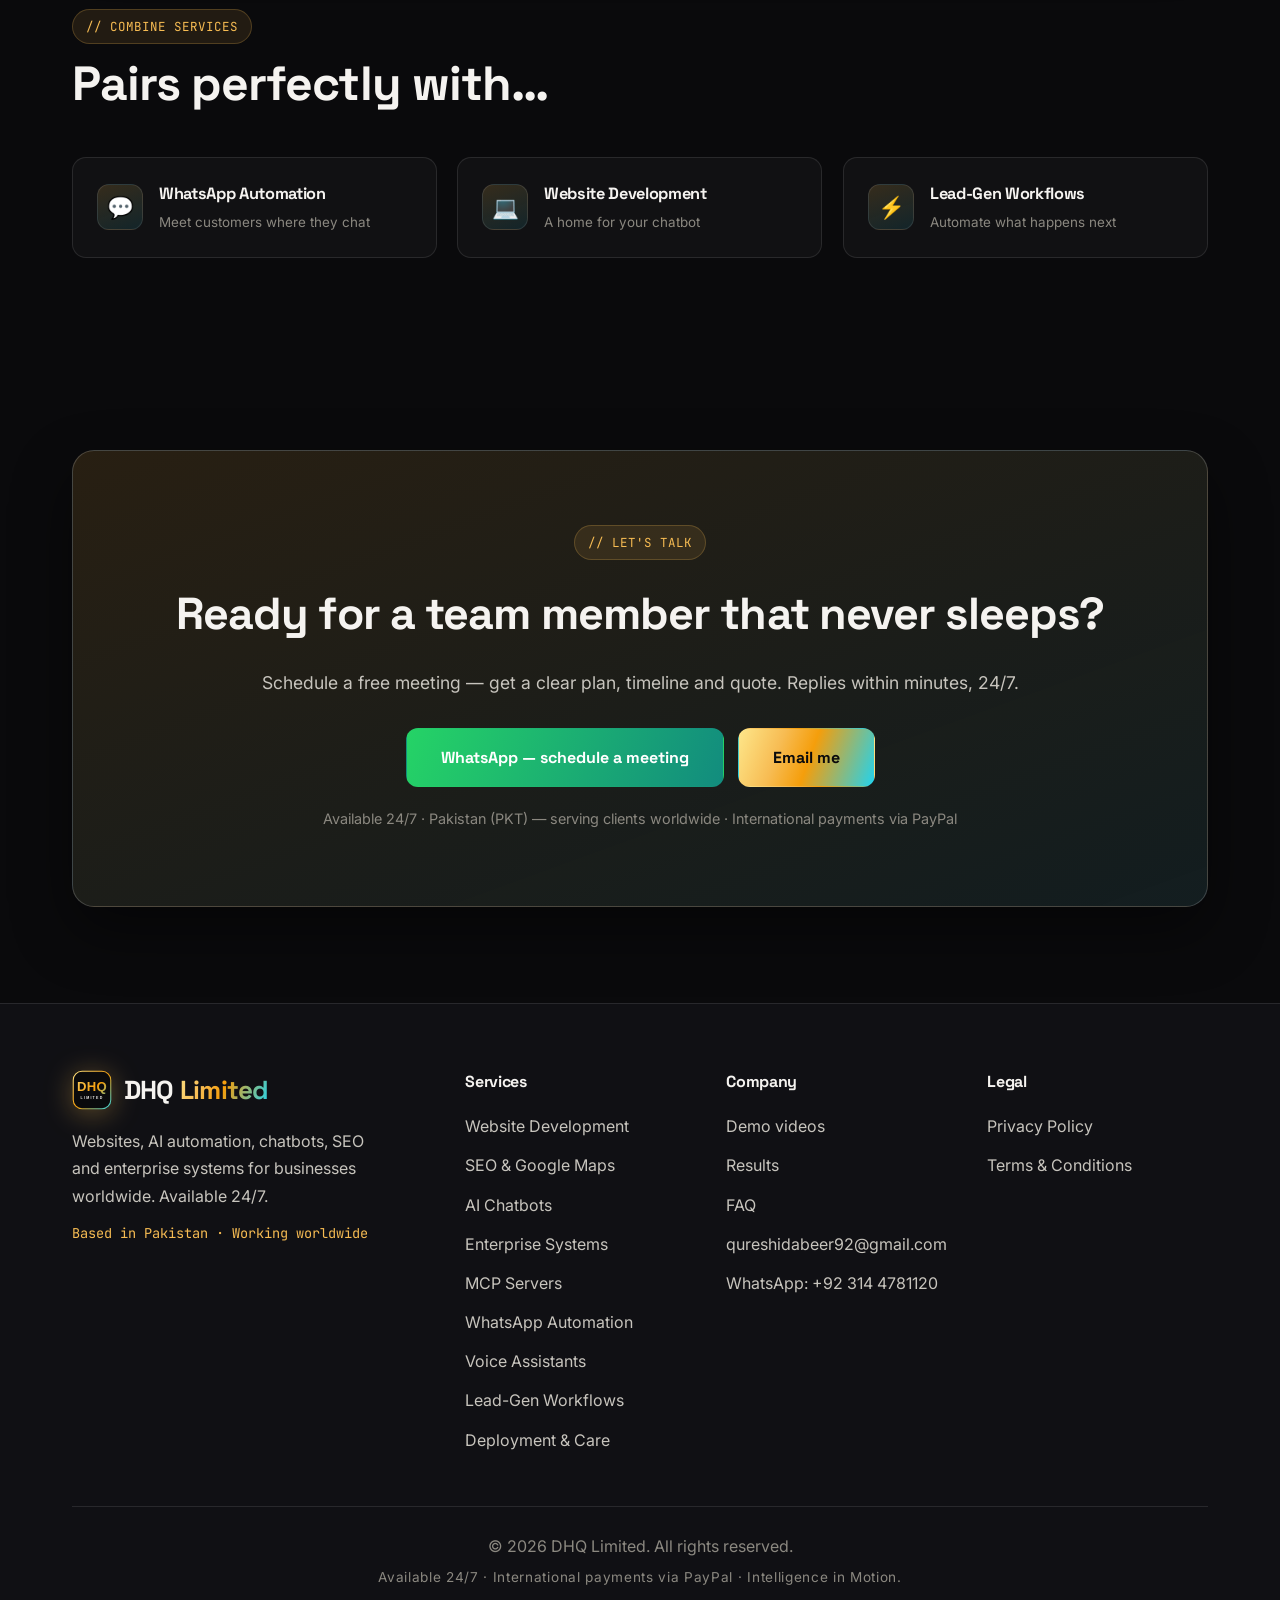
<file: chatbot-development.html>
<!DOCTYPE html>
<html lang="en">
<head>
    <meta charset="UTF-8">
    <meta name="viewport" content="width=device-width, initial-scale=1.0">
    <meta name="theme-color" content="#0a0a0c">
    <title>AI Chatbot Development &amp; Website Integration — DHQ Limited</title>
    <meta name="description" content="Custom AI chatbots trained on your business that answer, qualify and book 24/7 — integrated into your website, WhatsApp and social channels. Free meeting.">
    <meta name="keywords" content="chatbot development services, AI chatbot for website, website chatbot integration, customer support chatbot, AI assistant for business, lead generation chatbot, custom AI agent, ChatGPT chatbot for business, appointment booking chatbot, BPO chatbot, DHQ Limited">
    <meta name="author" content="DHQ Limited">
    <meta name="robots" content="index, follow, max-image-preview:large">
    <link rel="canonical" href="https://dhqlimited.com/chatbot-development.html">
    <meta property="og:type" content="website">
    <meta property="og:site_name" content="DHQ Limited">
    <meta property="og:title" content="AI Chatbot Development &amp; Website Integration — DHQ Limited">
    <meta property="og:description" content="Custom AI chatbots trained on your business data — answering, qualifying and booking 24/7 on your website, WhatsApp and social channels.">
    <meta property="og:url" content="https://dhqlimited.com/chatbot-development.html">
    <meta property="og:image" content="https://dhqlimited.com/assets/images/ai-concept.jpg">
    <meta name="twitter:card" content="summary_large_image">
    <meta name="twitter:title" content="AI Chatbot Development &amp; Website Integration — DHQ Limited">
    <meta name="twitter:description" content="Custom AI chatbots that answer, qualify and book 24/7 on your website and WhatsApp. Schedule a free meeting.">
    <meta name="twitter:image" content="https://dhqlimited.com/assets/images/ai-concept.jpg">
    <script type="application/ld+json">
    {"@context":"https://schema.org","@graph":[
    {"@type":"Service","name":"AI Chatbot Development & Integration","serviceType":"Chatbot Development","url":"https://dhqlimited.com/chatbot-development.html","description":"Custom AI chatbots trained on your business data, integrated into websites, WhatsApp and social channels — with lead capture, booking and analytics.","areaServed":"Worldwide","provider":{"@type":"ProfessionalService","name":"DHQ Limited","url":"https://dhqlimited.com","telephone":"+92-314-4781120","email":"qureshidabeer92@gmail.com","address":{"@type":"PostalAddress","addressCountry":"PK"}},"hoursAvailable":{"@type":"OpeningHoursSpecification","dayOfWeek":["Monday","Tuesday","Wednesday","Thursday","Friday","Saturday","Sunday"],"opens":"00:00","closes":"23:59"}},
    {"@type":"BreadcrumbList","itemListElement":[{"@type":"ListItem","position":1,"name":"Home","item":"https://dhqlimited.com/"},{"@type":"ListItem","position":2,"name":"AI Chatbot Development","item":"https://dhqlimited.com/chatbot-development.html"}]},
    {"@type":"FAQPage","mainEntity":[
    {"@type":"Question","name":"What can the chatbot be trained on?","acceptedAnswer":{"@type":"Answer","text":"Your website content, service menus, pricing, FAQs, documents and past conversations — so it answers like your best employee, in your tone."}},
    {"@type":"Question","name":"Where can the chatbot be integrated?","acceptedAnswer":{"@type":"Answer","text":"Your website (as a widget), WhatsApp, Facebook Messenger, Instagram and more — all managed from one brain so answers stay consistent."}},
    {"@type":"Question","name":"Can it hand over to a human when needed?","acceptedAnswer":{"@type":"Answer","text":"Yes. The bot handles routine questions and smoothly escalates complex or high-intent conversations to you or your team with full context."}},
    {"@type":"Question","name":"Will it capture leads and bookings?","acceptedAnswer":{"@type":"Answer","text":"Yes — it qualifies visitors, collects contact details, books appointments and pushes everything into your CRM, email or a spreadsheet."}}
    ]}
    ]}
    </script>
    <link rel="icon" type="image/svg+xml" href="assets/favicon.svg">
    <link rel="preconnect" href="https://fonts.googleapis.com">
    <link rel="preconnect" href="https://fonts.gstatic.com" crossorigin>
    <link href="https://fonts.googleapis.com/css2?family=Space+Grotesk:wght@400;500;600;700&family=Inter:wght@400;500;600;700&family=JetBrains+Mono:wght@400;500;600&display=swap" rel="stylesheet">
    <link rel="stylesheet" href="styles.css">
</head>
<body>

    <!-- PRELOADER -->
    <div class="preloader" id="preloader" aria-hidden="true">
        <div class="preloader-mark">
            <img src="assets/logo.svg" alt="">
        </div>
        <div class="preloader-bar"><span></span></div>
    </div>

    <!-- SCROLL PROGRESS -->
    <div class="scroll-progress" id="scroll-progress" aria-hidden="true"></div>

    <!-- ===== NAVBAR ===== -->
    <nav class="navbar" id="navbar">
        <div class="nav-container">
            <a href="index.html" class="logo">
                <img src="assets/logo.svg" alt="DHQ Limited logo" class="logo-img">
                <span>DHQ<span class="logo-accent"> Limited</span></span>
            </a>
            <ul class="nav-links" id="nav-links">
                <li><a href="index.html">Home</a></li>
                <li><a href="index.html#services">Services</a></li>
                <li><a href="index.html#demos">Demos</a></li>
                <li><a href="index.html#faq">FAQ</a></li>
                <li class="nav-cta-mobile">
                    <a class="cta-button" href="https://wa.me/923144781120?text=Hi!%20I%27d%20like%20to%20schedule%20a%20meeting%20to%20discuss%20a%20custom%20AI%20chatbot%20for%20my%20business." target="_blank" rel="noopener">Schedule a meeting</a>
                </li>
            </ul>
            <a class="cta-button nav-cta-desktop" href="https://wa.me/923144781120?text=Hi!%20I%27d%20like%20to%20schedule%20a%20meeting%20to%20discuss%20a%20custom%20AI%20chatbot%20for%20my%20business." target="_blank" rel="noopener" >Schedule a meeting</a>
            <button class="nav-toggle" id="nav-toggle" aria-label="Toggle navigation" aria-expanded="false">
                <span></span><span></span><span></span>
            </button>
        </div>
    </nav>

    <!-- ===== BREADCRUMBS ===== -->
    <nav class="breadcrumbs" aria-label="Breadcrumb">
        <div class="container">
            <ol>
                <li><a href="index.html">Home</a></li>
                <li><a href="index.html#services">Services</a></li>
                <li aria-current="page">AI Chatbot Development</li>
            </ol>
        </div>
    </nav>

    <!-- ===== HERO ===== -->
    <section class="service-hero" id="top">
        <div class="aurora" aria-hidden="true"><span class="orb orb-1"></span><span class="orb orb-2"></span><span class="orb orb-3"></span></div>
        <div class="container">
            <span class="mono-tag">// ai chatbots</span>
            <h1 class="reveal-up">An AI chatbot that sells and supports while you <span class="gradient-text">sleep</span></h1>
            <p class="hero-sub">Custom chatbots trained on your business, embedded on your website and WhatsApp — answering questions, qualifying leads and booking meetings around the clock.</p>
            <div class="hero-buttons">
                <a class="btn whatsapp" href="https://wa.me/923144781120?text=Hi!%20I%27d%20like%20to%20schedule%20a%20meeting%20to%20discuss%20a%20custom%20AI%20chatbot%20for%20my%20business." target="_blank" rel="noopener">Schedule a meeting on WhatsApp</a>
                <a class="btn ghost" href="mailto:qureshidabeer92@gmail.com?subject=AI%20Chatbot%20Project%20%E2%80%94%20Schedule%20a%20Meeting">Email me instead</a>
            </div>
            <div class="trust-bar" aria-label="Trust badges">
                <span class="trust-chip"><span class="tick">✓</span> Available 24/7</span>
                <span class="trust-chip"><span class="tick">✓</span> Based in Pakistan — working worldwide</span>
                <span class="trust-chip"><span class="tick">✓</span> International payments via PayPal</span>
            </div>
        </div>
    </section>

    <!-- ===== WHAT'S INCLUDED ===== -->
    <section class="section" id="included">
        <div class="container">
            <div class="section-head">
                <span class="mono-tag">// what's included</span>
                <h2>Everything your chatbot includes.</h2>
            </div>
            <div class="deliverables-grid">
                <article class="feature-card reveal-up"><div class="feature-icon">🧠</div><h3>Trained on your business</h3><p>Your services, pricing, policies and FAQs — so it answers like your best employee.</p></article>
                <article class="feature-card reveal-up"><div class="feature-icon">🌐</div><h3>Website widget</h3><p>A chat widget that matches your brand perfectly, fast-loading on every device.</p></article>
                <article class="feature-card reveal-up"><div class="feature-icon">💬</div><h3>Multi-channel</h3><p>The same brain on WhatsApp, Messenger and Instagram — consistent everywhere.</p></article>
                <article class="feature-card reveal-up"><div class="feature-icon">🎯</div><h3>Leads &amp; bookings</h3><p>Qualifies visitors, collects details, books meetings — pushed to your CRM or email.</p></article>
                <article class="feature-card reveal-up"><div class="feature-icon">🙋</div><h3>Human handover</h3><p>Complex or high-intent chats escalate to your team with full context attached.</p></article>
                <article class="feature-card reveal-up"><div class="feature-icon">📈</div><h3>Analytics dashboard</h3><p>See every conversation, question and conversion — and spot what to improve.</p></article>
            </div>
        </div>
    </section>

    <!-- ===== PROCESS ===== -->
    <section class="section alt" id="process">
        <div class="container">
            <div class="section-head">
                <span class="mono-tag">// process</span>
                <h2>Live in days, not months.</h2>
            </div>
            <div class="process-steps">
                <div class="step reveal-up"><div class="step-number">01</div><h3>Discovery</h3><p>We list the questions your customers actually ask and set the bot's tone.</p></div>
                <div class="step reveal-up"><div class="step-number">02</div><h3>Train &amp; build</h3><p>I train the AI on your content and build the integrations.</p></div>
                <div class="step reveal-up"><div class="step-number">03</div><h3>Test on your site</h3><p>You stress-test it privately and we refine the answers.</p></div>
                <div class="step reveal-up"><div class="step-number">04</div><h3>Launch &amp; improve</h3><p>Go live — then keep improving from real conversation data.</p></div>
            </div>
        </div>
    </section>

    <!-- ===== WHO IT'S FOR ===== -->
    <section class="section" id="who">
        <div class="container">
            <div class="section-head">
                <span class="mono-tag">// who it's for</span>
                <h2>If customers ask questions, you need this.</h2>
                <p class="section-subtitle">Turn your website traffic into conversations and conversations into customers.</p>
            </div>
            <div class="fit-grid">
                <div class="fit-card reveal-up"><div class="service-icon">🛒</div><div><h3>E-commerce</h3><p>Product questions and order help, instantly.</p></div></div>
                <div class="fit-card reveal-up"><div class="service-icon">🏥</div><div><h3>Dental clinics</h3><p>FAQs and appointment booking without phone queues.</p></div></div>
                <div class="fit-card reveal-up"><div class="service-icon">🏠</div><div><h3>Real estate</h3><p>Qualify buyers while you're showing homes.</p></div></div>
                <div class="fit-card reveal-up"><div class="service-icon">🧩</div><div><h3>SaaS</h3><p>Trial support and onboarding at scale.</p></div></div>
                <div class="fit-card reveal-up"><div class="service-icon">🏢</div><div><h3>Agencies</h3><p>Offer chatbots under your own brand.</p></div></div>
                <div class="fit-card reveal-up"><div class="service-icon">🎓</div><div><h3>BPOs &amp; call centers</h3><p>Deflect tier-1 tickets automatically.</p></div></div>
            </div>
        </div>
    </section>

    <!-- ===== DEMO ===== -->
    <section class="section" id="demo">
        <div class="container">
            <div class="demo-cta reveal-up">
                <div>
                    <h3>Try a live chatbot</h3>
                    <p>Watch a trained chatbot answer real customer questions in the demo videos.</p>
                </div>
                <a class="btn ghost" href="index.html#demos">Watch demo videos</a>
            </div>
        </div>
    </section>

    <!-- ===== FAQ ===== -->
    <section class="section alt faq" id="faq">
        <div class="container narrow">
            <div class="section-head center">
                <span class="mono-tag">// faq</span>
                <h2>Questions, answered.</h2>
            </div>
            <div class="faq-list">
                <div class="faq-item">
                    <button class="faq-question" aria-expanded="false">What can the chatbot be trained on?<span class="faq-icon">+</span></button>
                    <div class="faq-answer"><p>Your website content, service menus, pricing, FAQs, documents and past conversations — so it answers like your best employee, in your tone.</p></div>
                </div>
                <div class="faq-item">
                    <button class="faq-question" aria-expanded="false">Where can the chatbot be integrated?<span class="faq-icon">+</span></button>
                    <div class="faq-answer"><p>Your website (as a widget), WhatsApp, Facebook Messenger, Instagram and more — all managed from one brain so answers stay consistent.</p></div>
                </div>
                <div class="faq-item">
                    <button class="faq-question" aria-expanded="false">Can it hand over to a human when needed?<span class="faq-icon">+</span></button>
                    <div class="faq-answer"><p>Yes. The bot handles routine questions and smoothly escalates complex or high-intent conversations to your team with full context.</p></div>
                </div>
                <div class="faq-item">
                    <button class="faq-question" aria-expanded="false">Will it capture leads and bookings?<span class="faq-icon">+</span></button>
                    <div class="faq-answer"><p>Yes — it qualifies visitors, collects contact details, books appointments and pushes everything into your CRM, email or a spreadsheet.</p></div>
                </div>
            </div>
        </div>
    </section>

    <!-- ===== INVESTMENT ===== -->
    <section class="section" id="pricing">
        <div class="container">
            <div class="invest-card reveal-up">
                <span class="mono-tag">// investment</span>
                <h2>Pricing shaped around your project.</h2>
                <p>No fixed price lists — every build is scoped individually so you only pay for what actually moves your business.</p>
                <ul class="invest-points">
                    <li><span class="check">✓</span> Free discovery meeting — no obligation</li>
                    <li><span class="check">✓</span> Clear fixed quote before we start</li>
                    <li><span class="check">✓</span> Flexible one-time or monthly options</li>
                    <li><span class="check">✓</span> International payments via PayPal</li>
                </ul>
                <div class="cta-buttons">
                    <a href="https://wa.me/923144781120?text=Hi!%20I%27d%20like%20to%20schedule%20a%20meeting%20to%20discuss%20a%20custom%20AI%20chatbot%20for%20my%20business." target="_blank" rel="noopener" class="btn whatsapp">Schedule a meeting to discuss requirements</a>
                    <a href="mailto:qureshidabeer92@gmail.com?subject=AI%20Chatbot%20Project%20%E2%80%94%20Schedule%20a%20Meeting" class="btn ghost">Email me</a>
                </div>
                <p class="invest-note">Available 24/7 · Based in Pakistan, serving clients worldwide · Replies within minutes</p>
            </div>
        </div>
    </section>

    <!-- ===== RELATED SERVICES ===== -->
    <section class="section" id="related" style="padding-top: 0;">
        <div class="container">
            <div class="section-head">
                <span class="mono-tag">// combine services</span>
                <h2>Pairs perfectly with…</h2>
            </div>
            <div class="related-grid">
                <a class="related-card reveal-up" href="whatsapp-automation.html"><div class="service-icon">💬</div><div><h3>WhatsApp Automation</h3><span>Meet customers where they chat</span></div></a>
                <a class="related-card reveal-up" href="website-development.html"><div class="service-icon">💻</div><div><h3>Website Development</h3><span>A home for your chatbot</span></div></a>
                <a class="related-card reveal-up" href="ai-automation-workflows.html"><div class="service-icon">⚡</div><div><h3>Lead-Gen Workflows</h3><span>Automate what happens next</span></div></a>
            </div>
        </div>
    </section>

    <!-- ===== CTA ===== -->
    <section class="section cta-section" id="contact">
        <div class="container">
            <div class="cta">
                <span class="mono-tag">// let's talk</span>
                <h2>Ready for a team member that never sleeps?</h2>
                <p>Schedule a free meeting — get a clear plan, timeline and quote. Replies within minutes, 24/7.</p>
                <div class="cta-buttons">
                    <a href="https://wa.me/923144781120?text=Hi!%20I%27d%20like%20to%20schedule%20a%20meeting%20to%20discuss%20a%20custom%20AI%20chatbot%20for%20my%20business." target="_blank" rel="noopener" class="btn whatsapp">WhatsApp — schedule a meeting</a>
                    <a href="mailto:qureshidabeer92@gmail.com?subject=AI%20Chatbot%20Project%20%E2%80%94%20Schedule%20a%20Meeting" class="btn primary">Email me</a>
                </div>
                <p class="cta-note">Available 24/7 · Pakistan (PKT) — serving clients worldwide · International payments via PayPal</p>
            </div>
        </div>
    </section>

    <!-- ===== FOOTER ===== -->
    <footer class="footer">
        <div class="container">
            <div class="footer-content">
                <div class="footer-column brand">
                    <a href="index.html" class="logo">
                        <img src="assets/logo.svg" alt="DHQ Limited logo" class="logo-img">
                        <span>DHQ<span class="logo-accent"> Limited</span></span>
                    </a>
                    <p class="footer-desc">Websites, AI automation, chatbots, SEO and enterprise systems for businesses worldwide. Available 24/7.</p>
                    <p class="footer-handle">Based in Pakistan · Working worldwide</p>
                </div>
                <div class="footer-column">
                    <h4>Services</h4>
                    <ul>
                        <li><a href="website-development.html">Website Development</a></li>
                        <li><a href="seo-services.html">SEO &amp; Google Maps</a></li>
                        <li><a href="chatbot-development.html">AI Chatbots</a></li>
                        <li><a href="enterprise-systems.html">Enterprise Systems</a></li>
                        <li><a href="mcp-server-development.html">MCP Servers</a></li>
                        <li><a href="whatsapp-automation.html">WhatsApp Automation</a></li>
                        <li><a href="voice-assistant-automation.html">Voice Assistants</a></li>
                        <li><a href="ai-automation-workflows.html">Lead-Gen Workflows</a></li>
                        <li><a href="deployment-maintenance.html">Deployment &amp; Care</a></li>
                    </ul>
                </div>
                <div class="footer-column">
                    <h4>Company</h4>
                    <ul>
                        <li><a href="index.html#demos">Demo videos</a></li>
                        <li><a href="index.html#results">Results</a></li>
                        <li><a href="index.html#faq">FAQ</a></li>
                        <li><a href="mailto:qureshidabeer92@gmail.com">qureshidabeer92@gmail.com</a></li>
                        <li><a href="https://wa.me/923144781120" target="_blank" rel="noopener">WhatsApp: +92 314 4781120</a></li>
                    </ul>
                </div>
                <div class="footer-column">
                    <h4>Legal</h4>
                    <ul>
                        <li><a href="privacy-policy.html">Privacy Policy</a></li>
                        <li><a href="terms-and-conditions.html">Terms &amp; Conditions</a></li>
                    </ul>
                </div>
            </div>
            <div class="footer-bottom">
                <p>&copy; <span id="year"></span> DHQ Limited. All rights reserved.</p>
                <p class="footer-tag">Available 24/7 · International payments via PayPal · Intelligence in Motion.</p>
            </div>
        </div>
    </footer>

    <!-- FLOATING WHATSAPP -->
    <a href="https://wa.me/923144781120?text=Hi!%20I%27d%20like%20to%20schedule%20a%20free%20meeting%20to%20discuss%20a%20project." class="wa-float" target="_blank" rel="noopener" aria-label="Chat with DHQ Limited on WhatsApp">
        <svg viewBox="0 0 448 512" aria-hidden="true"><path d="M380.9 97.1C339 55.1 283.2 32 223.9 32c-122.4 0-222 99.6-222 222 0 39.1 10.2 77.3 29.6 111L0 480l117.7-30.9c32.4 17.7 68.9 27 106.1 27h.1c122.3 0 224.1-99.6 224.1-222 0-59.3-25.2-115-67.1-157zm-157 341.6c-33.2 0-65.7-8.9-94-25.7l-6.7-4-69.8 18.3L72 359.2l-4.4-7c-18.5-29.4-28.2-63.3-28.2-98.2 0-101.7 82.8-184.5 184.6-184.5 49.3 0 95.6 19.2 130.4 54.1 34.8 34.9 56.2 81.2 56.1 130.5 0 101.8-84.9 184.6-186.6 184.6zm101.2-138.2c-5.5-2.8-32.8-16.2-37.9-18-5.1-1.9-8.8-2.8-12.5 2.8-3.7 5.6-14.3 18-17.6 21.8-3.2 3.7-6.5 4.2-12 1.4-32.6-16.3-54-29.1-75.5-66-5.7-9.8 5.7-9.1 16.3-30.3 1.8-3.7.9-6.9-.5-9.7-1.4-2.8-12.5-30.1-17.1-41.2-4.5-10.8-9.1-9.3-12.5-9.5-3.2-.2-6.9-.2-10.6-.2-3.7 0-9.7 1.4-14.8 6.9-5.1 5.6-19.4 19-19.4 46.3 0 27.3 19.9 53.7 22.6 57.4 2.8 3.7 39.1 59.7 74.8 74.8 3.7 1.4 6.9 2.3 9.7 2.3 5.3 0 9.7-3.9 11.5-6.2 1.9-2.3 23.2-28.4 26.4-33.4 3.2-5 1-8.3-1.4-11.1z"/></svg>
    </a>

    <!-- BACK TO TOP -->
    <button class="back-to-top" id="back-to-top" aria-label="Back to top">↑</button>

    <script src="script.js"></script>
</body>
</html>
</file>
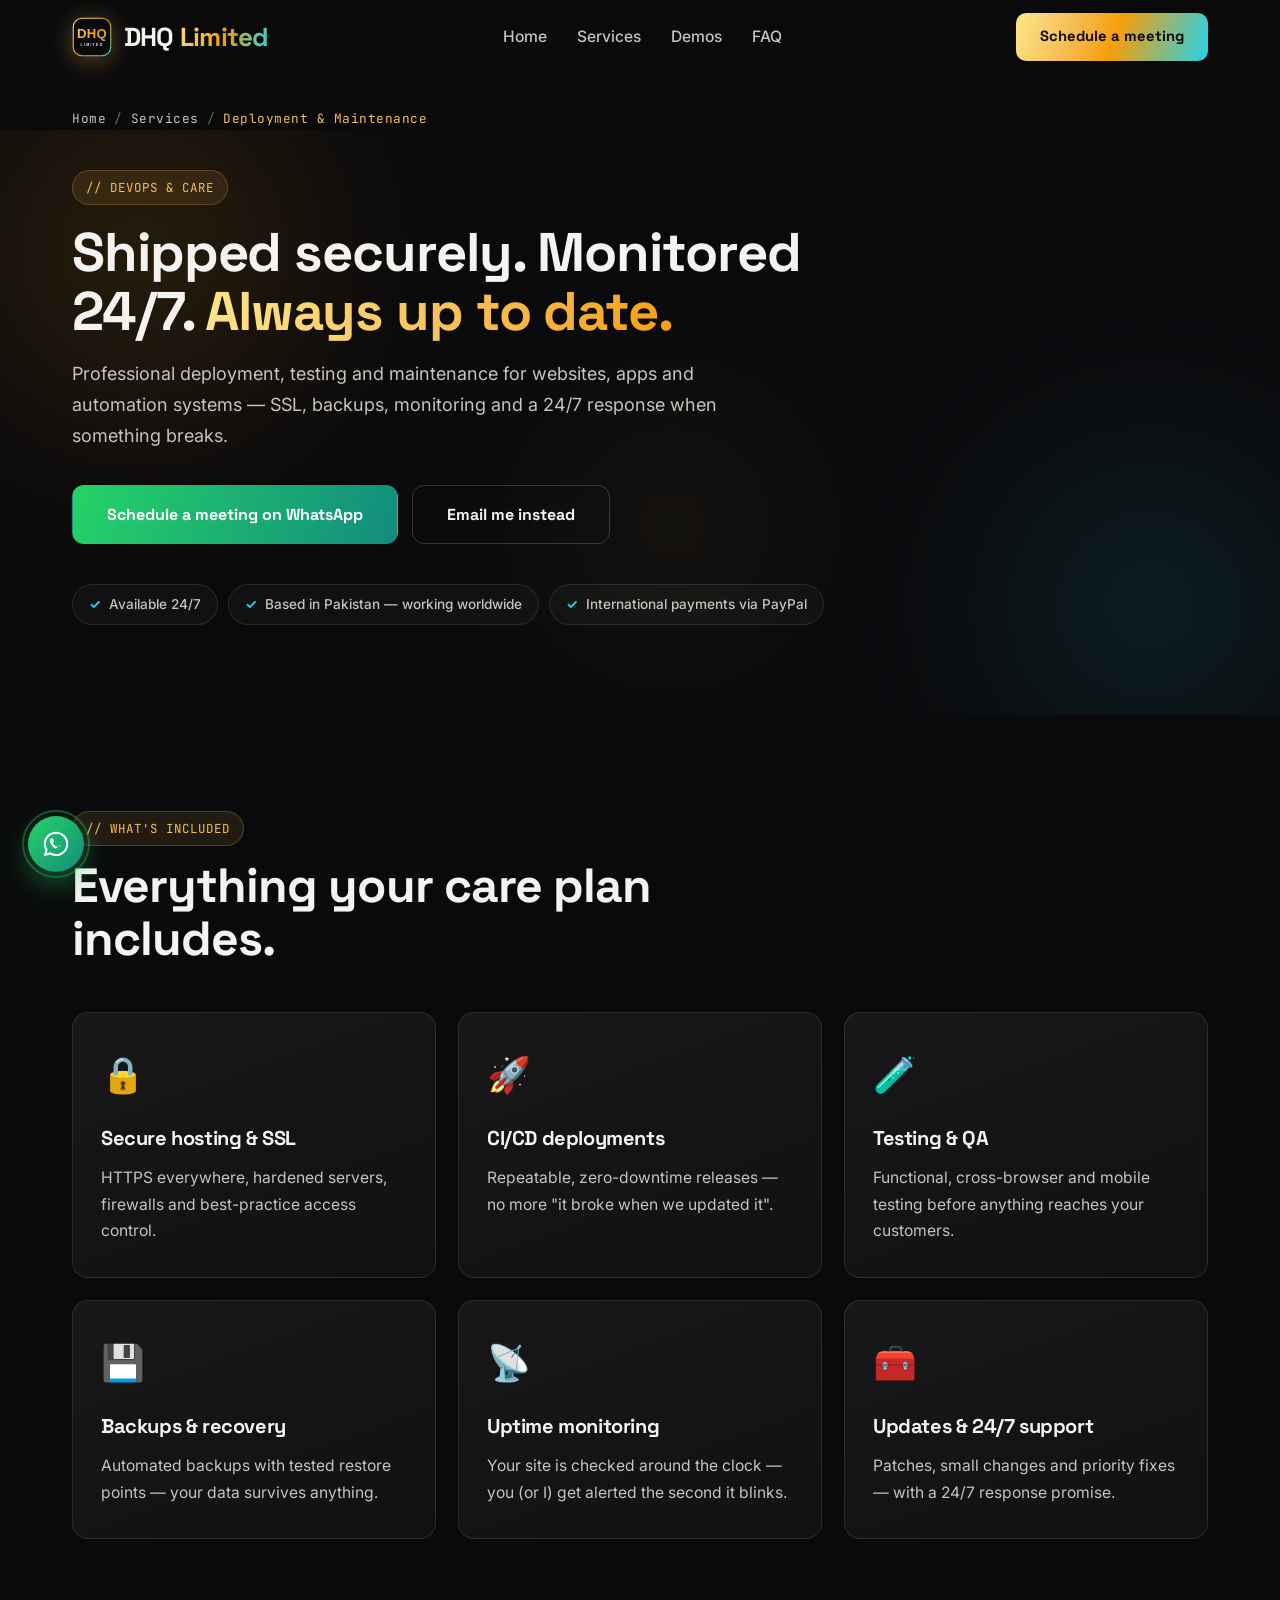
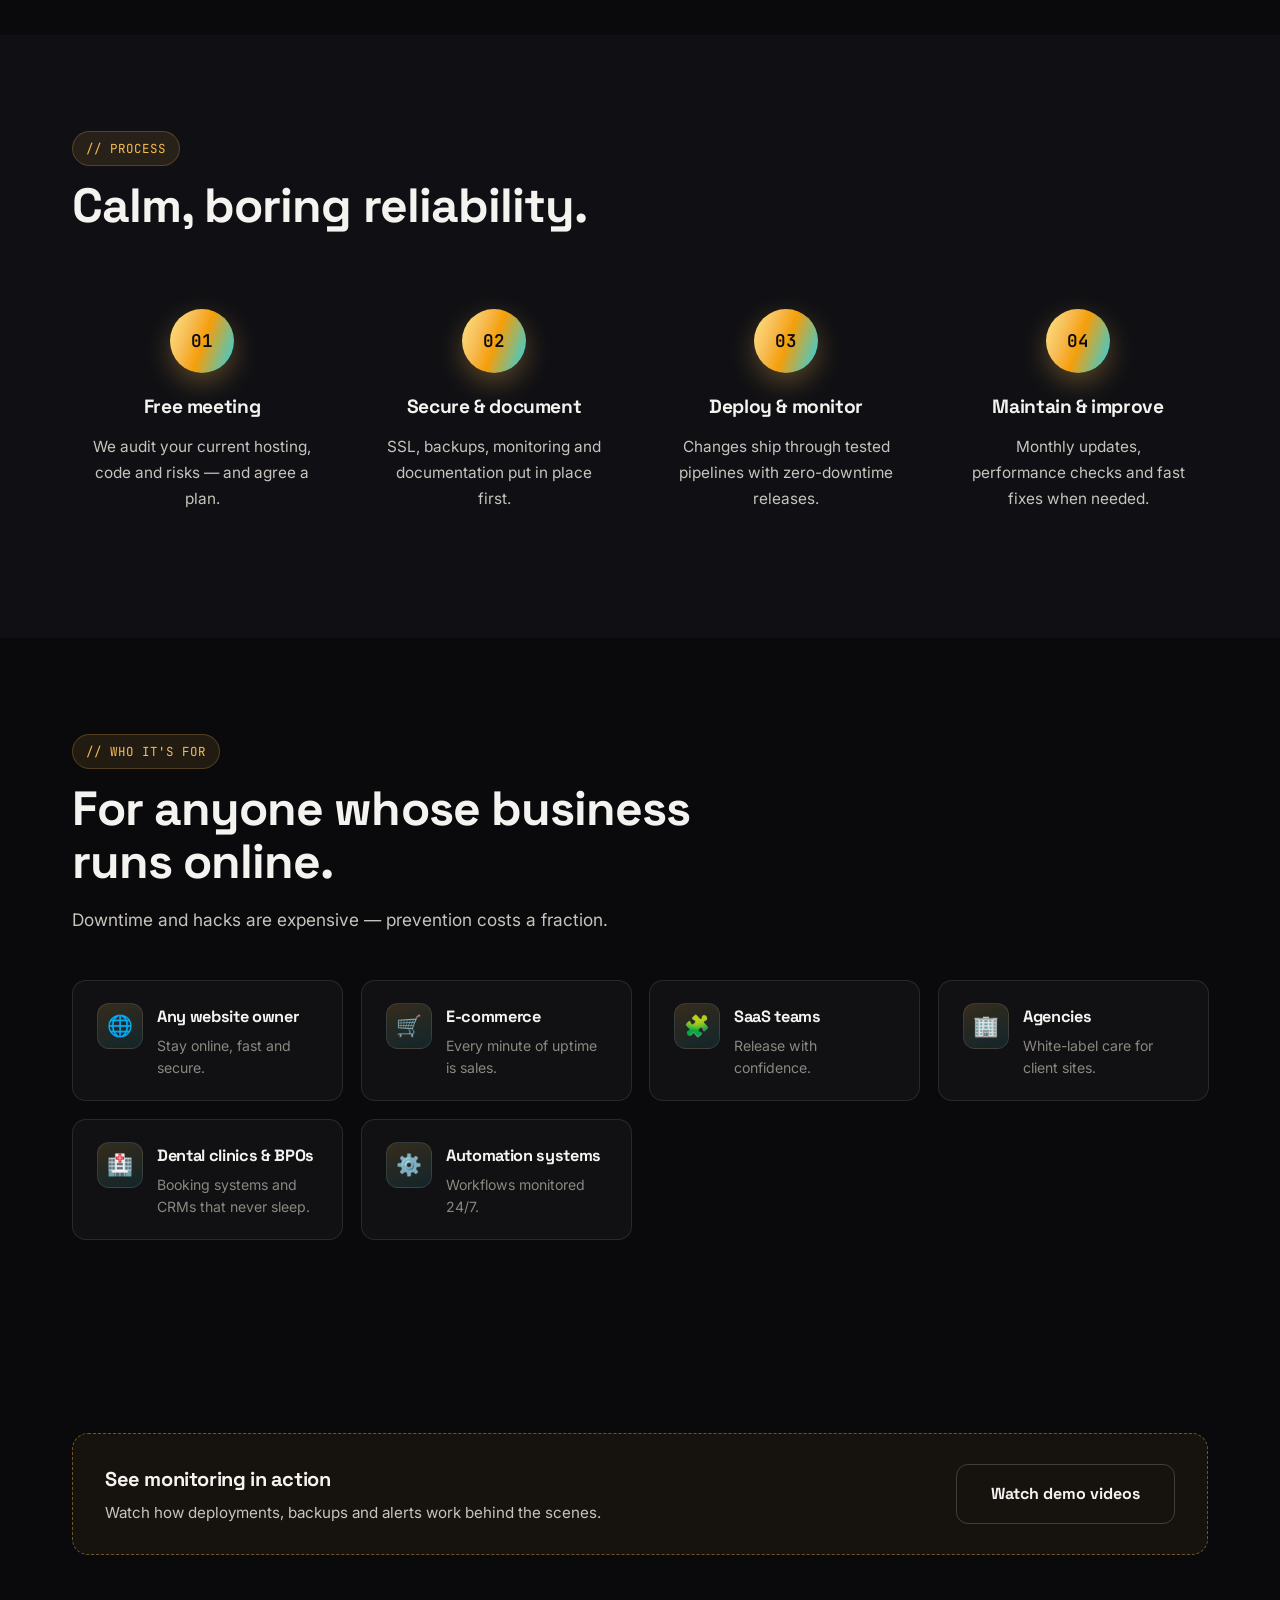
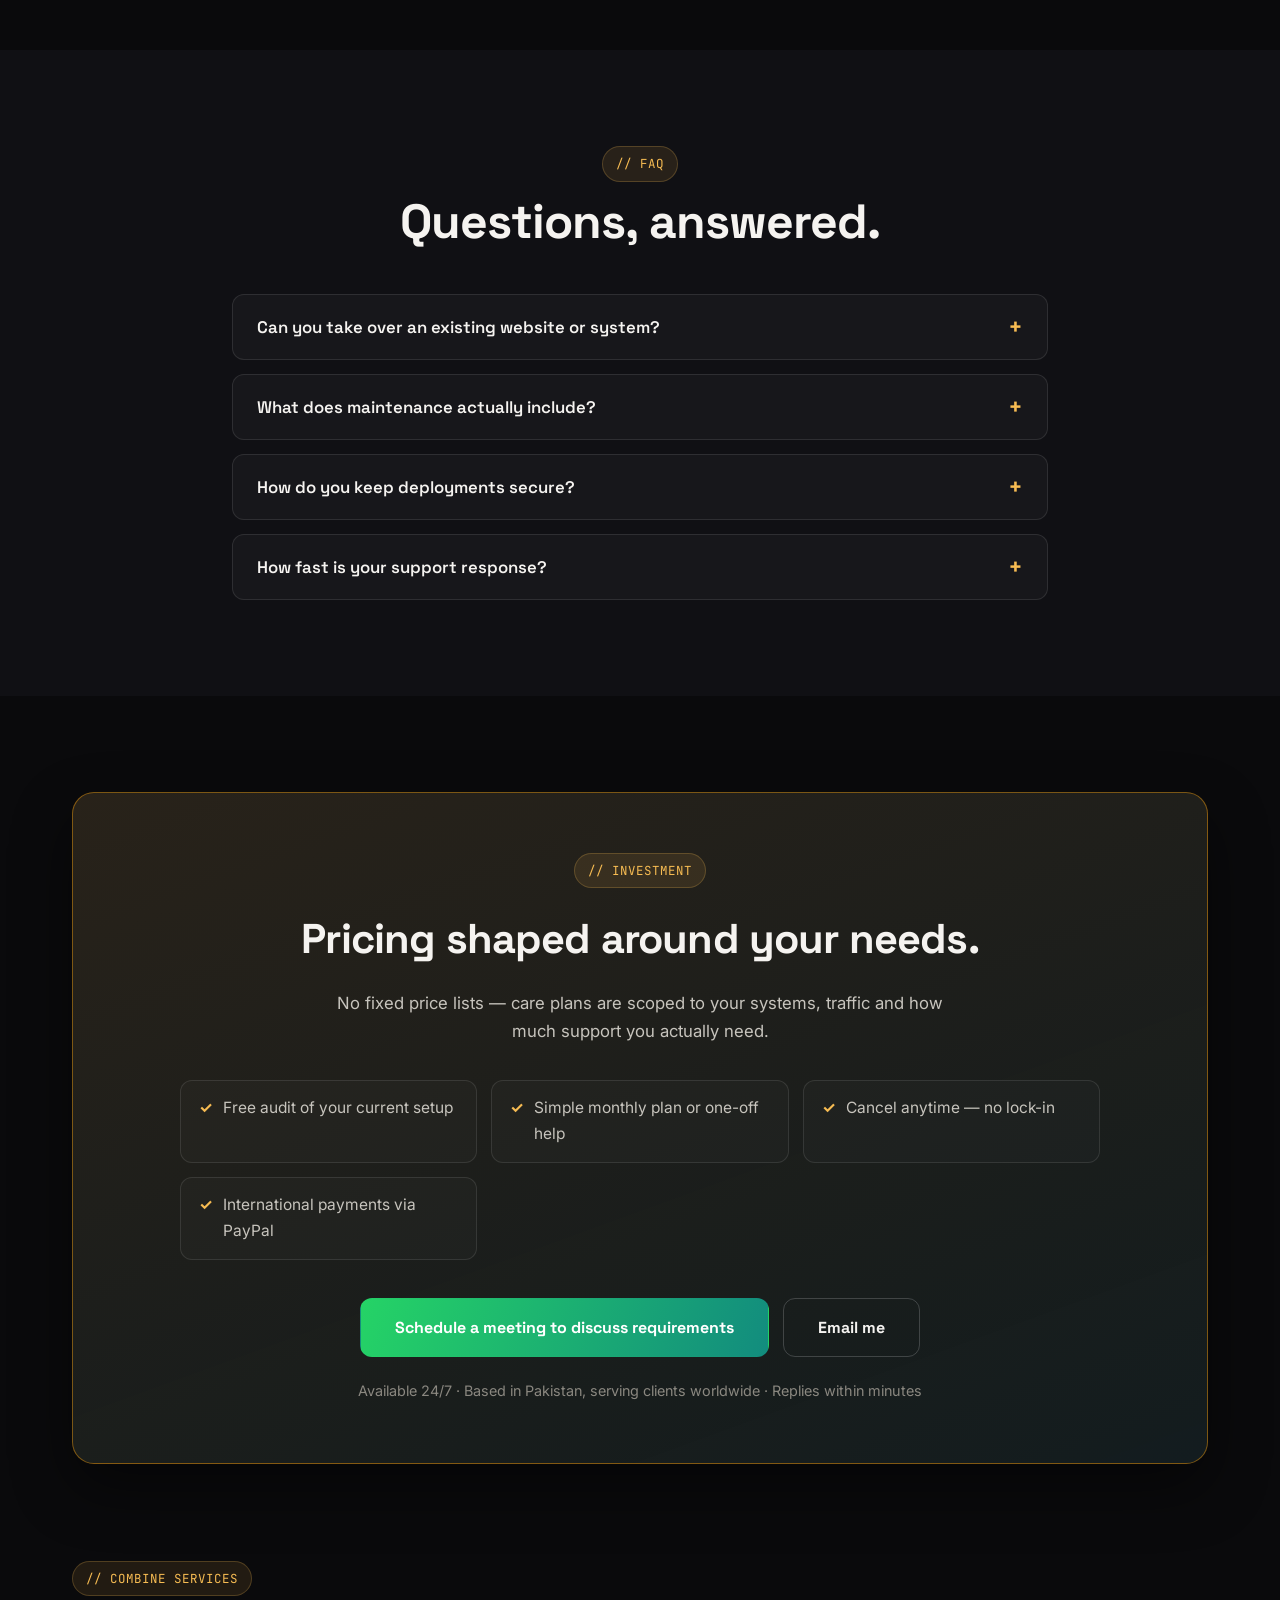
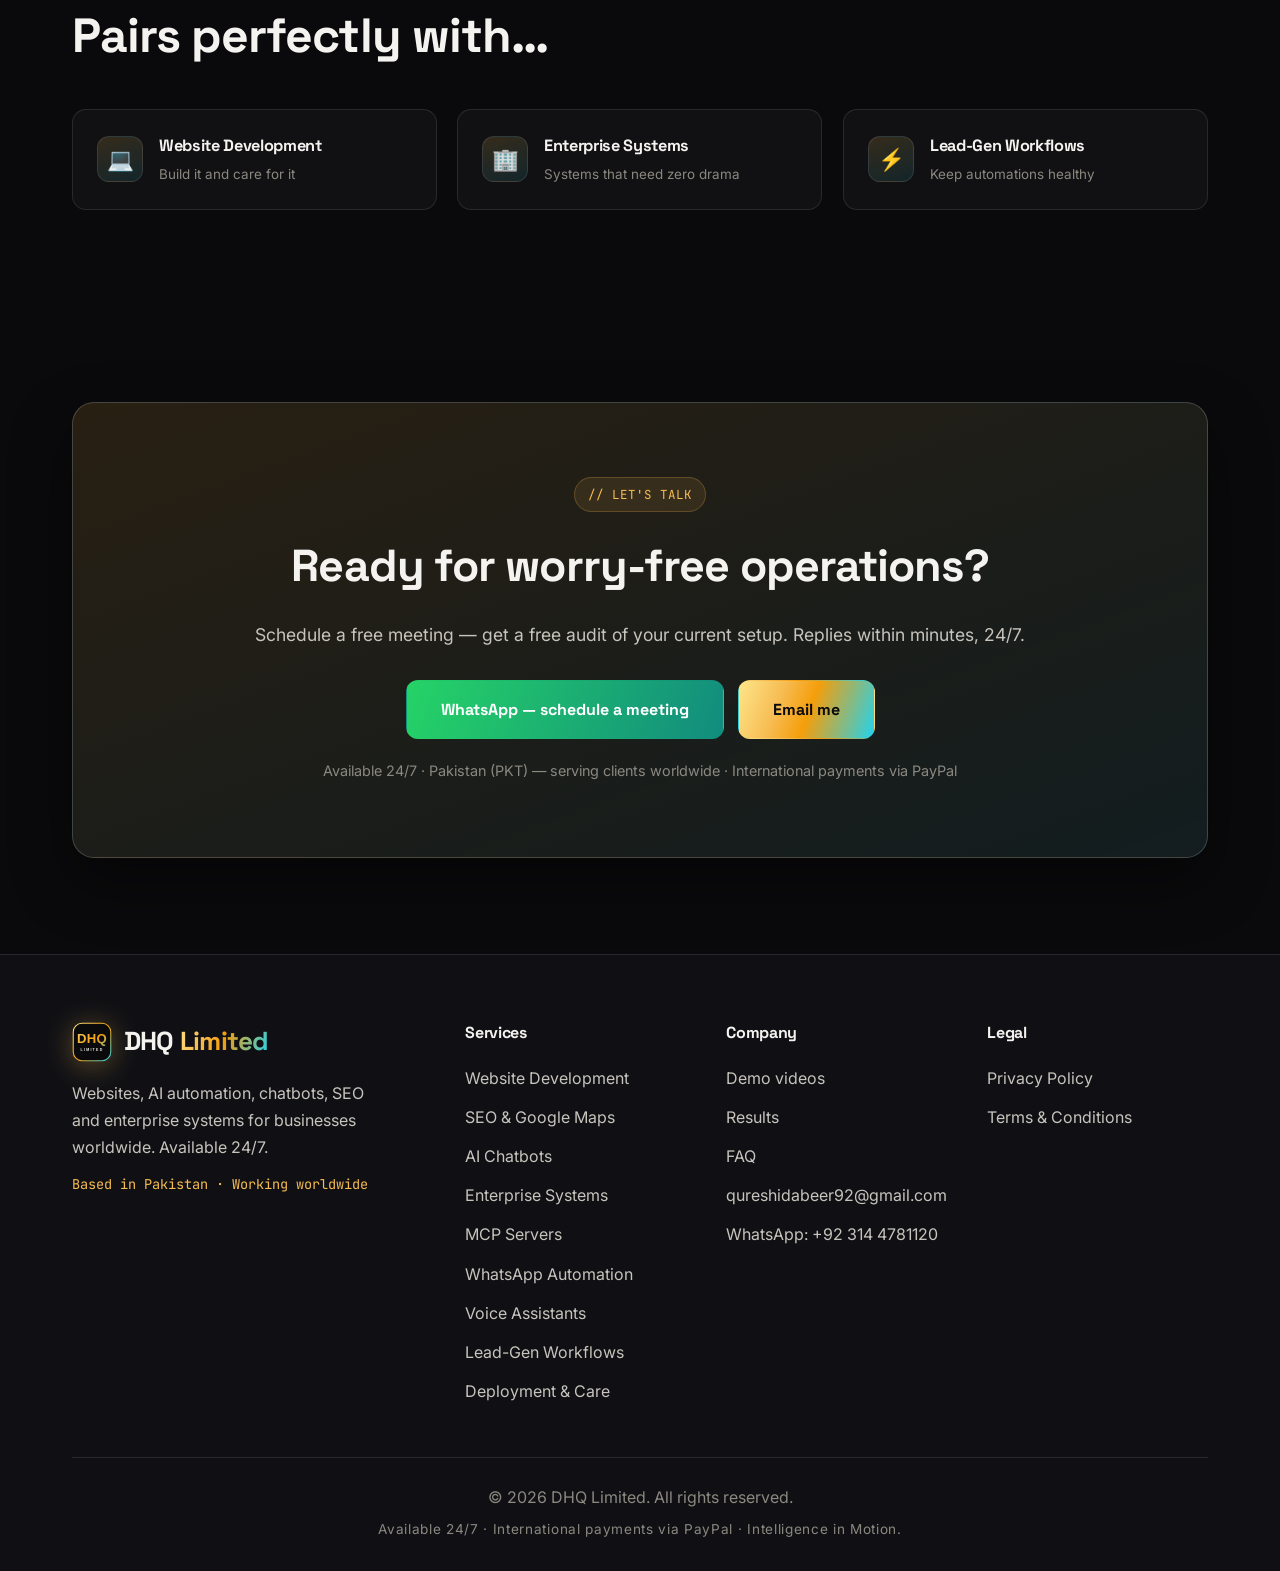
<file: deployment-maintenance.html>
<!DOCTYPE html>
<html lang="en">
<head>
    <meta charset="UTF-8">
    <meta name="viewport" content="width=device-width, initial-scale=1.0">
    <meta name="theme-color" content="#0a0a0c">
    <title>Secure Deployment, Testing &amp; Maintenance — DHQ Limited</title>
    <meta name="description" content="Production-grade deployments with SSL, monitoring and backups — plus ongoing testing, updates and 24/7 support so your systems never miss a beat.">
    <meta name="keywords" content="website maintenance services, secure deployment, DevOps services, SSL setup, website backups, uptime monitoring, software testing services, bug fixing, server management, 24/7 support, appointment system maintenance, DHQ Limited">
    <meta name="author" content="DHQ Limited">
    <meta name="robots" content="index, follow, max-image-preview:large">
    <link rel="canonical" href="https://dhqlimited.com/deployment-maintenance.html">
    <meta property="og:type" content="website">
    <meta property="og:site_name" content="DHQ Limited">
    <meta property="og:title" content="Secure Deployment, Testing &amp; Maintenance — DHQ Limited">
    <meta property="og:description" content="Shipped securely, monitored 24/7, always up to date — deployments, testing, backups, monitoring and ongoing maintenance for your site and systems.">
    <meta property="og:url" content="https://dhqlimited.com/deployment-maintenance.html">
    <meta property="og:image" content="https://dhqlimited.com/assets/images/team-collab.jpg">
    <meta name="twitter:card" content="summary_large_image">
    <meta name="twitter:title" content="Secure Deployment, Testing &amp; Maintenance — DHQ Limited">
    <meta name="twitter:description" content="Secure deployments, testing, backups, monitoring and 24/7 maintenance. Schedule a free meeting.">
    <meta name="twitter:image" content="https://dhqlimited.com/assets/images/team-collab.jpg">
    <script type="application/ld+json">
    {"@context":"https://schema.org","@graph":[
    {"@type":"Service","name":"Secure Deployment, Testing & Maintenance","serviceType":"DevOps & Maintenance","url":"https://dhqlimited.com/deployment-maintenance.html","description":"Secure hosting and SSL setup, CI/CD deployments, testing and QA, backups and recovery, uptime monitoring, updates and 24/7 support for websites and business systems.","areaServed":"Worldwide","provider":{"@type":"ProfessionalService","name":"DHQ Limited","url":"https://dhqlimited.com","telephone":"+92-314-4781120","email":"qureshidabeer92@gmail.com","address":{"@type":"PostalAddress","addressCountry":"PK"}},"hoursAvailable":{"@type":"OpeningHoursSpecification","dayOfWeek":["Monday","Tuesday","Wednesday","Thursday","Friday","Saturday","Sunday"],"opens":"00:00","closes":"23:59"}},
    {"@type":"BreadcrumbList","itemListElement":[{"@type":"ListItem","position":1,"name":"Home","item":"https://dhqlimited.com/"},{"@type":"ListItem","position":2,"name":"Deployment &amp; Maintenance","item":"https://dhqlimited.com/deployment-maintenance.html"}]},
    {"@type":"FAQPage","mainEntity":[
    {"@type":"Question","name":"Can you take over an existing website or system?","acceptedAnswer":{"@type":"Answer","text":"Yes. We audit the current setup, document everything, secure it and take over deployments and maintenance — even if we didn't build it."}},
    {"@type":"Question","name":"What does maintenance actually include?","acceptedAnswer":{"@type":"Answer","text":"Updates and security patches, backups, uptime monitoring, performance checks, small content or code changes and priority support when something breaks."}},
    {"@type":"Question","name":"How do you keep deployments secure?","acceptedAnswer":{"@type":"Answer","text":"HTTPS/SSL everywhere, hardened servers, dependency updates, automated backups, access control and pre-release testing — no rushed, untested launches."}},
    {"@type":"Question","name":"How fast is your support response?","acceptedAnswer":{"@type":"Answer","text":"I'm available 24/7 — critical issues get a response within minutes, and most fixes are same-day depending on severity."}}
    ]}
    ]}
    </script>
    <link rel="icon" type="image/svg+xml" href="assets/favicon.svg">
    <link rel="preconnect" href="https://fonts.googleapis.com">
    <link rel="preconnect" href="https://fonts.gstatic.com" crossorigin>
    <link href="https://fonts.googleapis.com/css2?family=Space+Grotesk:wght@400;500;600;700&family=Inter:wght@400;500;600;700&family=JetBrains+Mono:wght@400;500;600&display=swap" rel="stylesheet">
    <link rel="stylesheet" href="styles.css">
</head>
<body>

    <!-- PRELOADER -->
    <div class="preloader" id="preloader" aria-hidden="true">
        <div class="preloader-mark">
            <img src="assets/logo.svg" alt="">
        </div>
        <div class="preloader-bar"><span></span></div>
    </div>

    <!-- SCROLL PROGRESS -->
    <div class="scroll-progress" id="scroll-progress" aria-hidden="true"></div>

    <!-- ===== NAVBAR ===== -->
    <nav class="navbar" id="navbar">
        <div class="nav-container">
            <a href="index.html" class="logo">
                <img src="assets/logo.svg" alt="DHQ Limited logo" class="logo-img">
                <span>DHQ<span class="logo-accent"> Limited</span></span>
            </a>
            <ul class="nav-links" id="nav-links">
                <li><a href="index.html">Home</a></li>
                <li><a href="index.html#services">Services</a></li>
                <li><a href="index.html#demos">Demos</a></li>
                <li><a href="index.html#faq">FAQ</a></li>
                <li class="nav-cta-mobile">
                    <a class="cta-button" href="https://wa.me/923144781120?text=Hi!%20I%27d%20like%20to%20schedule%20a%20meeting%20to%20discuss%20deployment%2C%20testing%20and%20maintenance%20support." target="_blank" rel="noopener">Schedule a meeting</a>
                </li>
            </ul>
            <a class="cta-button nav-cta-desktop" href="https://wa.me/923144781120?text=Hi!%20I%27d%20like%20to%20schedule%20a%20meeting%20to%20discuss%20deployment%2C%20testing%20and%20maintenance%20support." target="_blank" rel="noopener" >Schedule a meeting</a>
            <button class="nav-toggle" id="nav-toggle" aria-label="Toggle navigation" aria-expanded="false">
                <span></span><span></span><span></span>
            </button>
        </div>
    </nav>

    <!-- ===== BREADCRUMBS ===== -->
    <nav class="breadcrumbs" aria-label="Breadcrumb">
        <div class="container">
            <ol>
                <li><a href="index.html">Home</a></li>
                <li><a href="index.html#services">Services</a></li>
                <li aria-current="page">Deployment &amp; Maintenance</li>
            </ol>
        </div>
    </nav>

    <!-- ===== HERO ===== -->
    <section class="service-hero" id="top">
        <div class="aurora" aria-hidden="true"><span class="orb orb-1"></span><span class="orb orb-2"></span><span class="orb orb-3"></span></div>
        <div class="container">
            <span class="mono-tag">// devops &amp; care</span>
            <h1 class="reveal-up">Shipped securely. Monitored 24/7. <span class="gradient-text">Always up to date.</span></h1>
            <p class="hero-sub">Professional deployment, testing and maintenance for websites, apps and automation systems — SSL, backups, monitoring and a 24/7 response when something breaks.</p>
            <div class="hero-buttons">
                <a class="btn whatsapp" href="https://wa.me/923144781120?text=Hi!%20I%27d%20like%20to%20schedule%20a%20meeting%20to%20discuss%20deployment%2C%20testing%20and%20maintenance%20support." target="_blank" rel="noopener">Schedule a meeting on WhatsApp</a>
                <a class="btn ghost" href="mailto:qureshidabeer92@gmail.com?subject=Deployment%20%26%20Maintenance%20%E2%80%94%20Schedule%20a%20Meeting">Email me instead</a>
            </div>
            <div class="trust-bar" aria-label="Trust badges">
                <span class="trust-chip"><span class="tick">✓</span> Available 24/7</span>
                <span class="trust-chip"><span class="tick">✓</span> Based in Pakistan — working worldwide</span>
                <span class="trust-chip"><span class="tick">✓</span> International payments via PayPal</span>
            </div>
        </div>
    </section>

    <!-- ===== WHAT'S INCLUDED ===== -->
    <section class="section" id="included">
        <div class="container">
            <div class="section-head">
                <span class="mono-tag">// what's included</span>
                <h2>Everything your care plan includes.</h2>
            </div>
            <div class="deliverables-grid">
                <article class="feature-card reveal-up"><div class="feature-icon">🔒</div><h3>Secure hosting &amp; SSL</h3><p>HTTPS everywhere, hardened servers, firewalls and best-practice access control.</p></article>
                <article class="feature-card reveal-up"><div class="feature-icon">🚀</div><h3>CI/CD deployments</h3><p>Repeatable, zero-downtime releases — no more "it broke when we updated it".</p></article>
                <article class="feature-card reveal-up"><div class="feature-icon">🧪</div><h3>Testing &amp; QA</h3><p>Functional, cross-browser and mobile testing before anything reaches your customers.</p></article>
                <article class="feature-card reveal-up"><div class="feature-icon">💾</div><h3>Backups &amp; recovery</h3><p>Automated backups with tested restore points — your data survives anything.</p></article>
                <article class="feature-card reveal-up"><div class="feature-icon">📡</div><h3>Uptime monitoring</h3><p>Your site is checked around the clock — you (or I) get alerted the second it blinks.</p></article>
                <article class="feature-card reveal-up"><div class="feature-icon">🧰</div><h3>Updates &amp; 24/7 support</h3><p>Patches, small changes and priority fixes — with a 24/7 response promise.</p></article>
            </div>
        </div>
    </section>

    <!-- ===== PROCESS ===== -->
    <section class="section alt" id="process">
        <div class="container">
            <div class="section-head">
                <span class="mono-tag">// process</span>
                <h2>Calm, boring reliability.</h2>
            </div>
            <div class="process-steps">
                <div class="step reveal-up"><div class="step-number">01</div><h3>Free meeting</h3><p>We audit your current hosting, code and risks — and agree a plan.</p></div>
                <div class="step reveal-up"><div class="step-number">02</div><h3>Secure &amp; document</h3><p>SSL, backups, monitoring and documentation put in place first.</p></div>
                <div class="step reveal-up"><div class="step-number">03</div><h3>Deploy &amp; monitor</h3><p>Changes ship through tested pipelines with zero-downtime releases.</p></div>
                <div class="step reveal-up"><div class="step-number">04</div><h3>Maintain &amp; improve</h3><p>Monthly updates, performance checks and fast fixes when needed.</p></div>
            </div>
        </div>
    </section>

    <!-- ===== WHO IT'S FOR ===== -->
    <section class="section" id="who">
        <div class="container">
            <div class="section-head">
                <span class="mono-tag">// who it's for</span>
                <h2>For anyone whose business runs online.</h2>
                <p class="section-subtitle">Downtime and hacks are expensive — prevention costs a fraction.</p>
            </div>
            <div class="fit-grid">
                <div class="fit-card reveal-up"><div class="service-icon">🌐</div><div><h3>Any website owner</h3><p>Stay online, fast and secure.</p></div></div>
                <div class="fit-card reveal-up"><div class="service-icon">🛒</div><div><h3>E-commerce</h3><p>Every minute of uptime is sales.</p></div></div>
                <div class="fit-card reveal-up"><div class="service-icon">🧩</div><div><h3>SaaS teams</h3><p>Release with confidence.</p></div></div>
                <div class="fit-card reveal-up"><div class="service-icon">🏢</div><div><h3>Agencies</h3><p>White-label care for client sites.</p></div></div>
                <div class="fit-card reveal-up"><div class="service-icon">🏥</div><div><h3>Dental clinics &amp; BPOs</h3><p>Booking systems and CRMs that never sleep.</p></div></div>
                <div class="fit-card reveal-up"><div class="service-icon">⚙️</div><div><h3>Automation systems</h3><p>Workflows monitored 24/7.</p></div></div>
            </div>
        </div>
    </section>

    <!-- ===== DEMO ===== -->
    <section class="section" id="demo">
        <div class="container">
            <div class="demo-cta reveal-up">
                <div>
                    <h3>See monitoring in action</h3>
                    <p>Watch how deployments, backups and alerts work behind the scenes.</p>
                </div>
                <a class="btn ghost" href="index.html#demos">Watch demo videos</a>
            </div>
        </div>
    </section>

    <!-- ===== FAQ ===== -->
    <section class="section alt faq" id="faq">
        <div class="container narrow">
            <div class="section-head center">
                <span class="mono-tag">// faq</span>
                <h2>Questions, answered.</h2>
            </div>
            <div class="faq-list">
                <div class="faq-item">
                    <button class="faq-question" aria-expanded="false">Can you take over an existing website or system?<span class="faq-icon">+</span></button>
                    <div class="faq-answer"><p>Yes. We audit the current setup, document everything, secure it and take over deployments and maintenance — even if we didn't build it.</p></div>
                </div>
                <div class="faq-item">
                    <button class="faq-question" aria-expanded="false">What does maintenance actually include?<span class="faq-icon">+</span></button>
                    <div class="faq-answer"><p>Updates and security patches, backups, uptime monitoring, performance checks, small content or code changes and priority support when something breaks.</p></div>
                </div>
                <div class="faq-item">
                    <button class="faq-question" aria-expanded="false">How do you keep deployments secure?<span class="faq-icon">+</span></button>
                    <div class="faq-answer"><p>HTTPS/SSL everywhere, hardened servers, dependency updates, automated backups, access control and pre-release testing — no rushed, untested launches.</p></div>
                </div>
                <div class="faq-item">
                    <button class="faq-question" aria-expanded="false">How fast is your support response?<span class="faq-icon">+</span></button>
                    <div class="faq-answer"><p>I'm available 24/7 — critical issues get a response within minutes, and most fixes are same-day depending on severity.</p></div>
                </div>
            </div>
        </div>
    </section>

    <!-- ===== INVESTMENT ===== -->
    <section class="section" id="pricing">
        <div class="container">
            <div class="invest-card reveal-up">
                <span class="mono-tag">// investment</span>
                <h2>Pricing shaped around your needs.</h2>
                <p>No fixed price lists — care plans are scoped to your systems, traffic and how much support you actually need.</p>
                <ul class="invest-points">
                    <li><span class="check">✓</span> Free audit of your current setup</li>
                    <li><span class="check">✓</span> Simple monthly plan or one-off help</li>
                    <li><span class="check">✓</span> Cancel anytime — no lock-in</li>
                    <li><span class="check">✓</span> International payments via PayPal</li>
                </ul>
                <div class="cta-buttons">
                    <a href="https://wa.me/923144781120?text=Hi!%20I%27d%20like%20to%20schedule%20a%20meeting%20to%20discuss%20deployment%2C%20testing%20and%20maintenance%20support." target="_blank" rel="noopener" class="btn whatsapp">Schedule a meeting to discuss requirements</a>
                    <a href="mailto:qureshidabeer92@gmail.com?subject=Deployment%20%26%20Maintenance%20%E2%80%94%20Schedule%20a%20Meeting" class="btn ghost">Email me</a>
                </div>
                <p class="invest-note">Available 24/7 · Based in Pakistan, serving clients worldwide · Replies within minutes</p>
            </div>
        </div>
    </section>

    <!-- ===== RELATED SERVICES ===== -->
    <section class="section" id="related" style="padding-top: 0;">
        <div class="container">
            <div class="section-head">
                <span class="mono-tag">// combine services</span>
                <h2>Pairs perfectly with…</h2>
            </div>
            <div class="related-grid">
                <a class="related-card reveal-up" href="website-development.html"><div class="service-icon">💻</div><div><h3>Website Development</h3><span>Build it and care for it</span></div></a>
                <a class="related-card reveal-up" href="enterprise-systems.html"><div class="service-icon">🏢</div><div><h3>Enterprise Systems</h3><span>Systems that need zero drama</span></div></a>
                <a class="related-card reveal-up" href="ai-automation-workflows.html"><div class="service-icon">⚡</div><div><h3>Lead-Gen Workflows</h3><span>Keep automations healthy</span></div></a>
            </div>
        </div>
    </section>

    <!-- ===== CTA ===== -->
    <section class="section cta-section" id="contact">
        <div class="container">
            <div class="cta">
                <span class="mono-tag">// let's talk</span>
                <h2>Ready for worry-free operations?</h2>
                <p>Schedule a free meeting — get a free audit of your current setup. Replies within minutes, 24/7.</p>
                <div class="cta-buttons">
                    <a href="https://wa.me/923144781120?text=Hi!%20I%27d%20like%20to%20schedule%20a%20meeting%20to%20discuss%20deployment%2C%20testing%20and%20maintenance%20support." target="_blank" rel="noopener" class="btn whatsapp">WhatsApp — schedule a meeting</a>
                    <a href="mailto:qureshidabeer92@gmail.com?subject=Deployment%20%26%20Maintenance%20%E2%80%94%20Schedule%20a%20Meeting" class="btn primary">Email me</a>
                </div>
                <p class="cta-note">Available 24/7 · Pakistan (PKT) — serving clients worldwide · International payments via PayPal</p>
            </div>
        </div>
    </section>

    <!-- ===== FOOTER ===== -->
    <footer class="footer">
        <div class="container">
            <div class="footer-content">
                <div class="footer-column brand">
                    <a href="index.html" class="logo">
                        <img src="assets/logo.svg" alt="DHQ Limited logo" class="logo-img">
                        <span>DHQ<span class="logo-accent"> Limited</span></span>
                    </a>
                    <p class="footer-desc">Websites, AI automation, chatbots, SEO and enterprise systems for businesses worldwide. Available 24/7.</p>
                    <p class="footer-handle">Based in Pakistan · Working worldwide</p>
                </div>
                <div class="footer-column">
                    <h4>Services</h4>
                    <ul>
                        <li><a href="website-development.html">Website Development</a></li>
                        <li><a href="seo-services.html">SEO &amp; Google Maps</a></li>
                        <li><a href="chatbot-development.html">AI Chatbots</a></li>
                        <li><a href="enterprise-systems.html">Enterprise Systems</a></li>
                        <li><a href="mcp-server-development.html">MCP Servers</a></li>
                        <li><a href="whatsapp-automation.html">WhatsApp Automation</a></li>
                        <li><a href="voice-assistant-automation.html">Voice Assistants</a></li>
                        <li><a href="ai-automation-workflows.html">Lead-Gen Workflows</a></li>
                        <li><a href="deployment-maintenance.html">Deployment &amp; Care</a></li>
                    </ul>
                </div>
                <div class="footer-column">
                    <h4>Company</h4>
                    <ul>
                        <li><a href="index.html#demos">Demo videos</a></li>
                        <li><a href="index.html#results">Results</a></li>
                        <li><a href="index.html#faq">FAQ</a></li>
                        <li><a href="mailto:qureshidabeer92@gmail.com">qureshidabeer92@gmail.com</a></li>
                        <li><a href="https://wa.me/923144781120" target="_blank" rel="noopener">WhatsApp: +92 314 4781120</a></li>
                    </ul>
                </div>
                <div class="footer-column">
                    <h4>Legal</h4>
                    <ul>
                        <li><a href="privacy-policy.html">Privacy Policy</a></li>
                        <li><a href="terms-and-conditions.html">Terms &amp; Conditions</a></li>
                    </ul>
                </div>
            </div>
            <div class="footer-bottom">
                <p>&copy; <span id="year"></span> DHQ Limited. All rights reserved.</p>
                <p class="footer-tag">Available 24/7 · International payments via PayPal · Intelligence in Motion.</p>
            </div>
        </div>
    </footer>

    <!-- FLOATING WHATSAPP -->
    <a href="https://wa.me/923144781120?text=Hi!%20I%27d%20like%20to%20schedule%20a%20free%20meeting%20to%20discuss%20a%20project." class="wa-float" target="_blank" rel="noopener" aria-label="Chat with DHQ Limited on WhatsApp">
        <svg viewBox="0 0 448 512" aria-hidden="true"><path d="M380.9 97.1C339 55.1 283.2 32 223.9 32c-122.4 0-222 99.6-222 222 0 39.1 10.2 77.3 29.6 111L0 480l117.7-30.9c32.4 17.7 68.9 27 106.1 27h.1c122.3 0 224.1-99.6 224.1-222 0-59.3-25.2-115-67.1-157zm-157 341.6c-33.2 0-65.7-8.9-94-25.7l-6.7-4-69.8 18.3L72 359.2l-4.4-7c-18.5-29.4-28.2-63.3-28.2-98.2 0-101.7 82.8-184.5 184.6-184.5 49.3 0 95.6 19.2 130.4 54.1 34.8 34.9 56.2 81.2 56.1 130.5 0 101.8-84.9 184.6-186.6 184.6zm101.2-138.2c-5.5-2.8-32.8-16.2-37.9-18-5.1-1.9-8.8-2.8-12.5 2.8-3.7 5.6-14.3 18-17.6 21.8-3.2 3.7-6.5 4.2-12 1.4-32.6-16.3-54-29.1-75.5-66-5.7-9.8 5.7-9.1 16.3-30.3 1.8-3.7.9-6.9-.5-9.7-1.4-2.8-12.5-30.1-17.1-41.2-4.5-10.8-9.1-9.3-12.5-9.5-3.2-.2-6.9-.2-10.6-.2-3.7 0-9.7 1.4-14.8 6.9-5.1 5.6-19.4 19-19.4 46.3 0 27.3 19.9 53.7 22.6 57.4 2.8 3.7 39.1 59.7 74.8 74.8 3.7 1.4 6.9 2.3 9.7 2.3 5.3 0 9.7-3.9 11.5-6.2 1.9-2.3 23.2-28.4 26.4-33.4 3.2-5 1-8.3-1.4-11.1z"/></svg>
    </a>

    <!-- BACK TO TOP -->
    <button class="back-to-top" id="back-to-top" aria-label="Back to top">↑</button>

    <script src="script.js"></script>
</body>
</html>
</file>
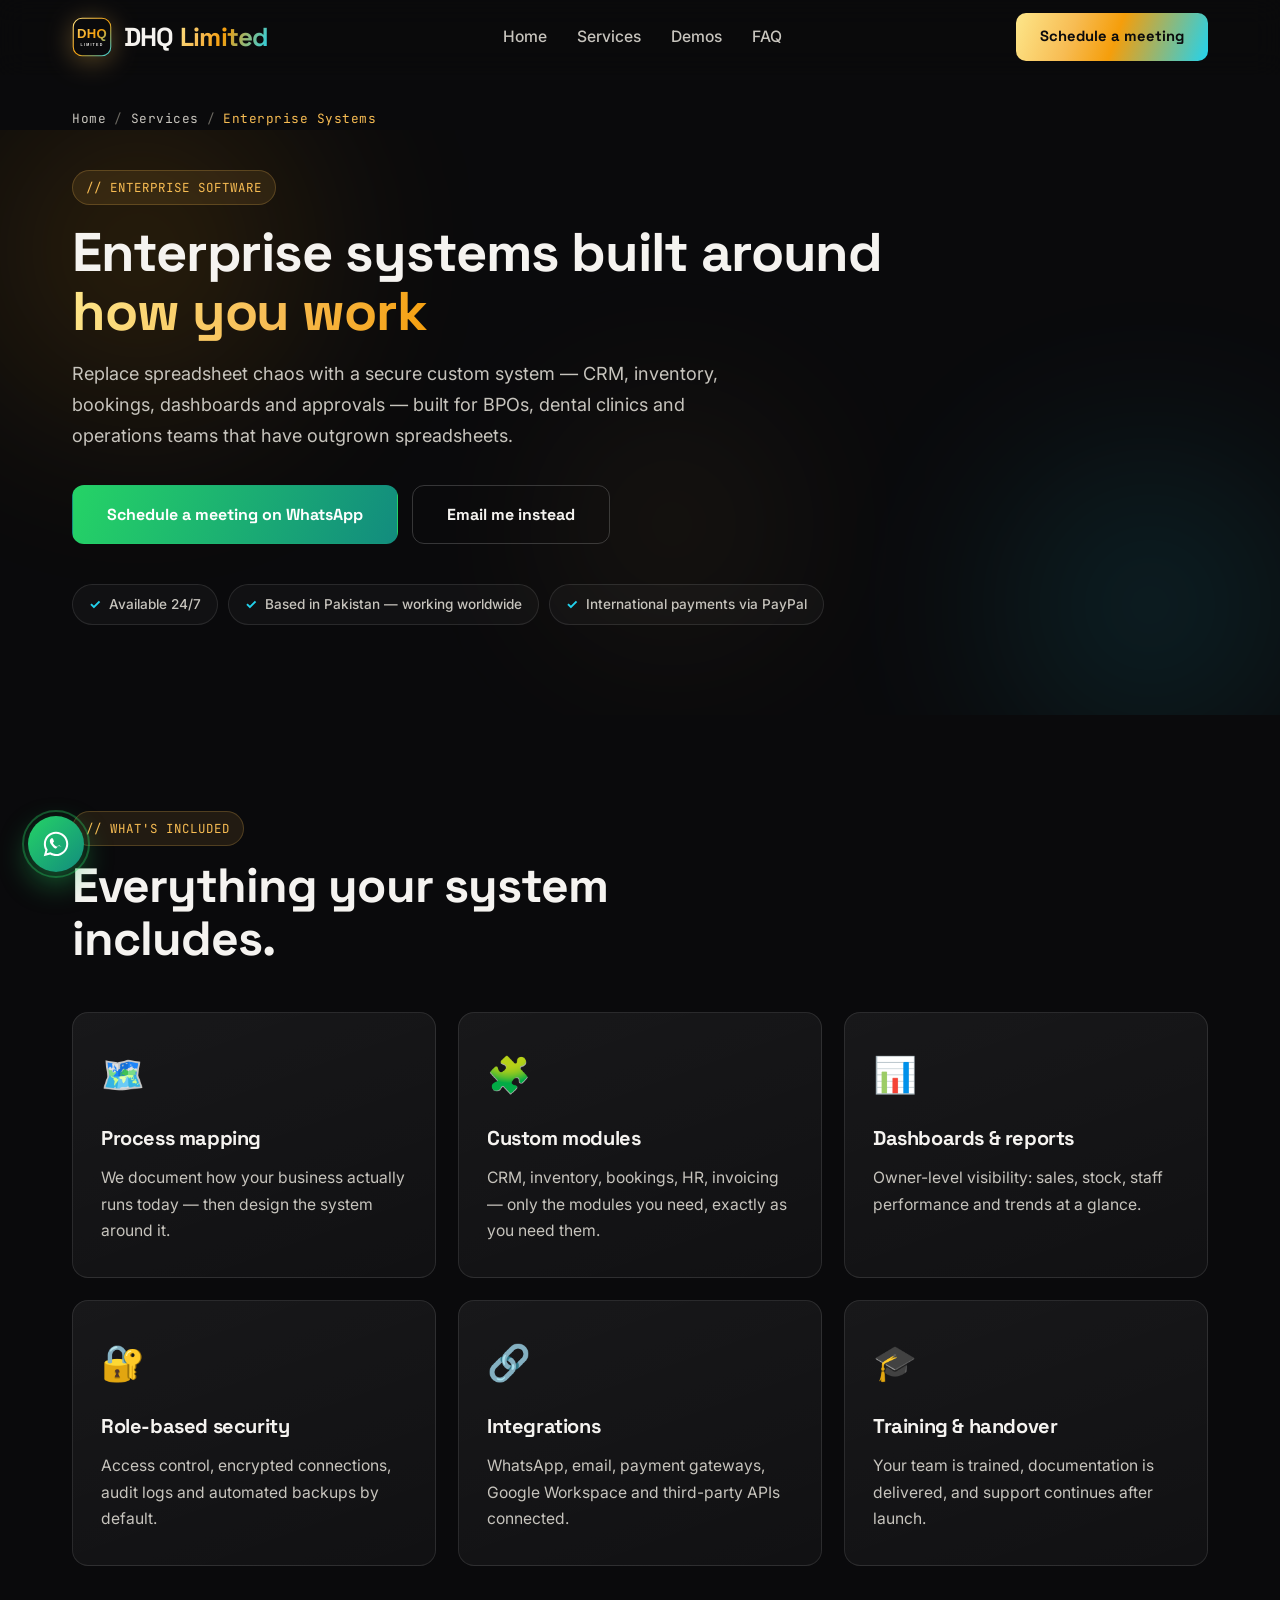
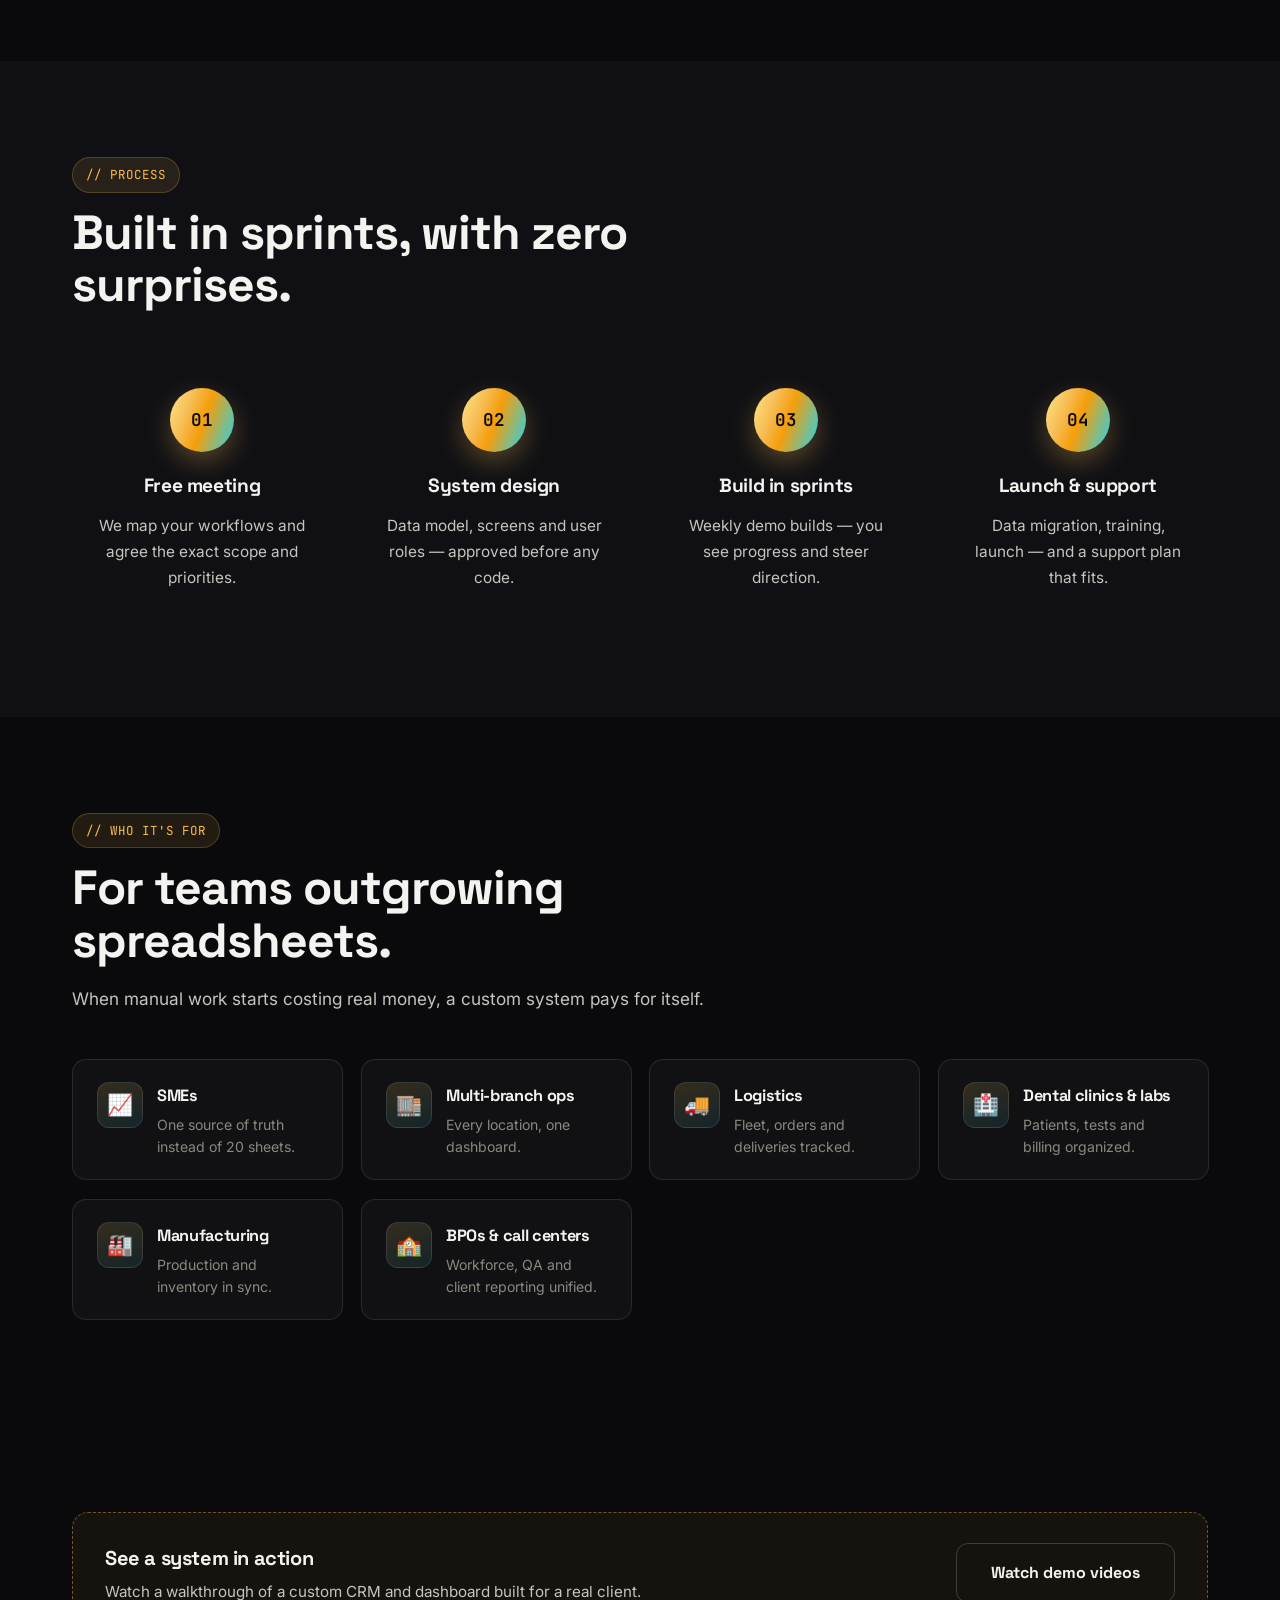
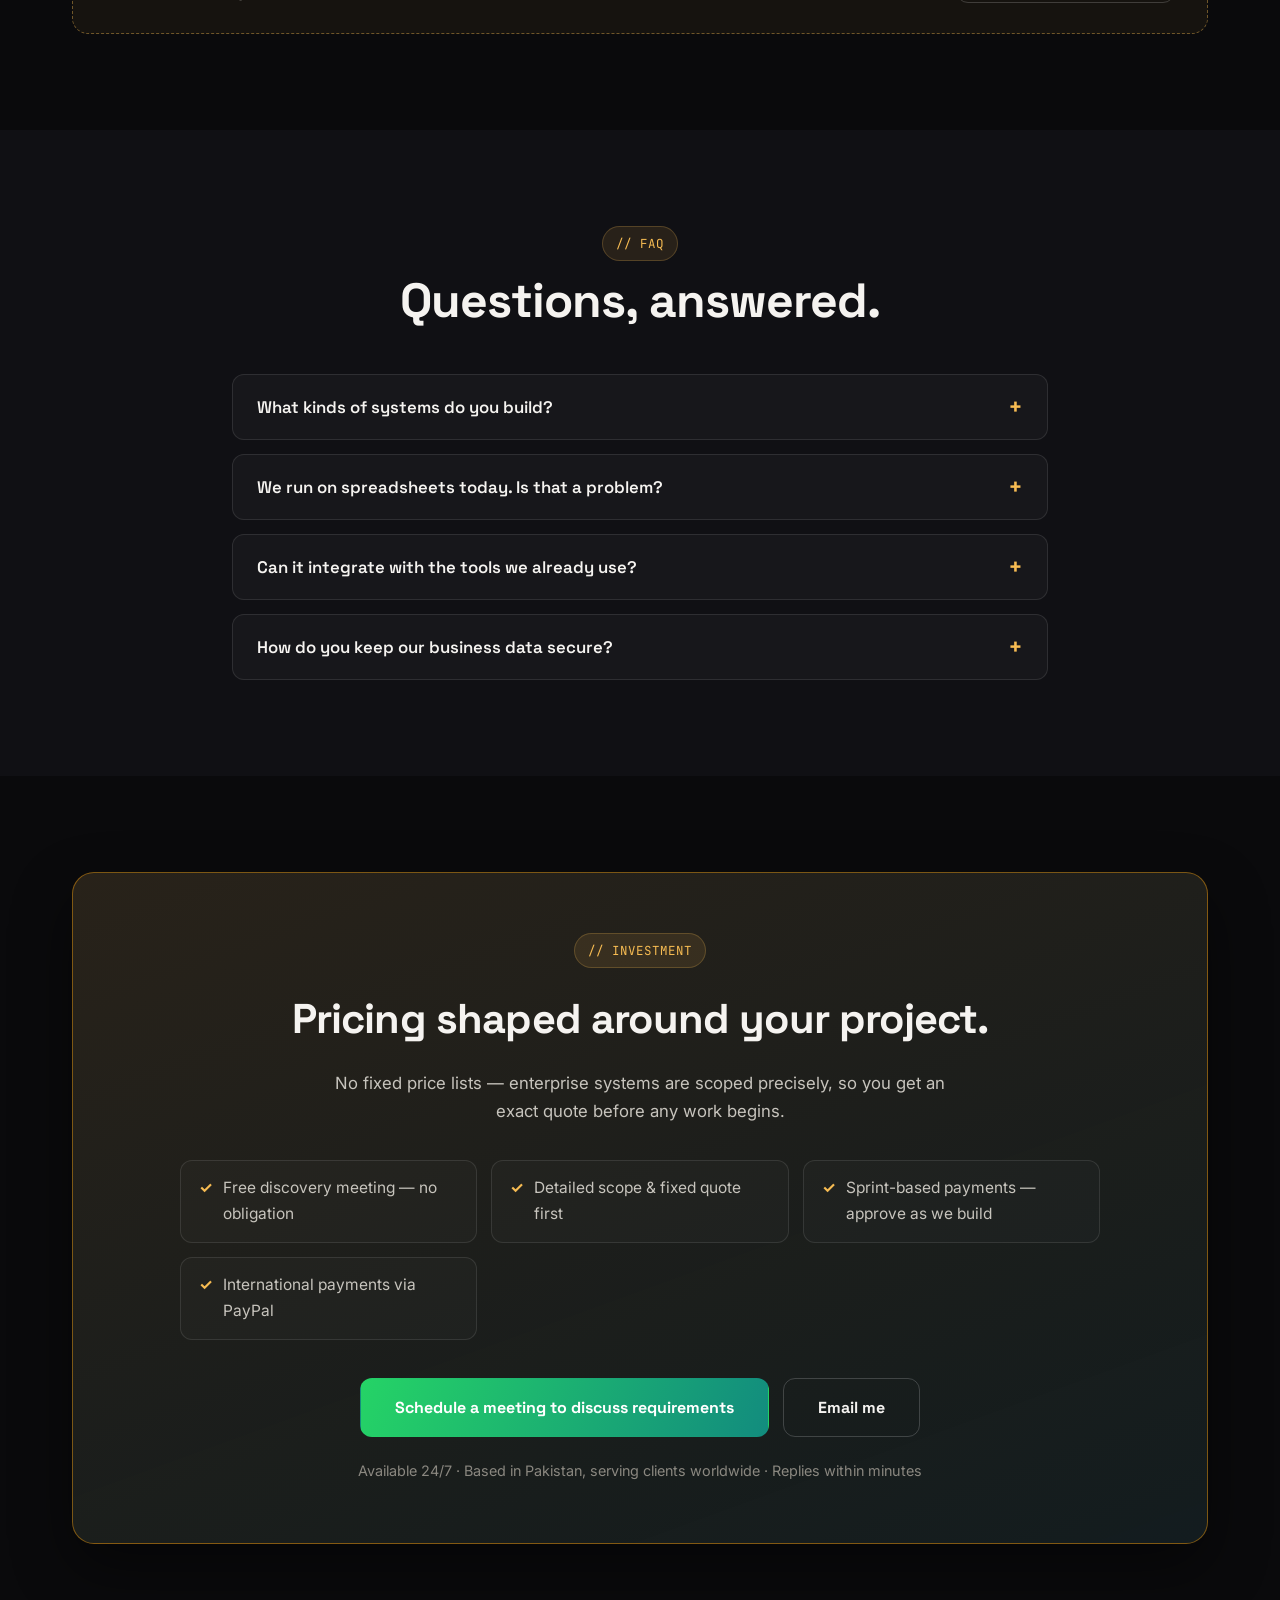
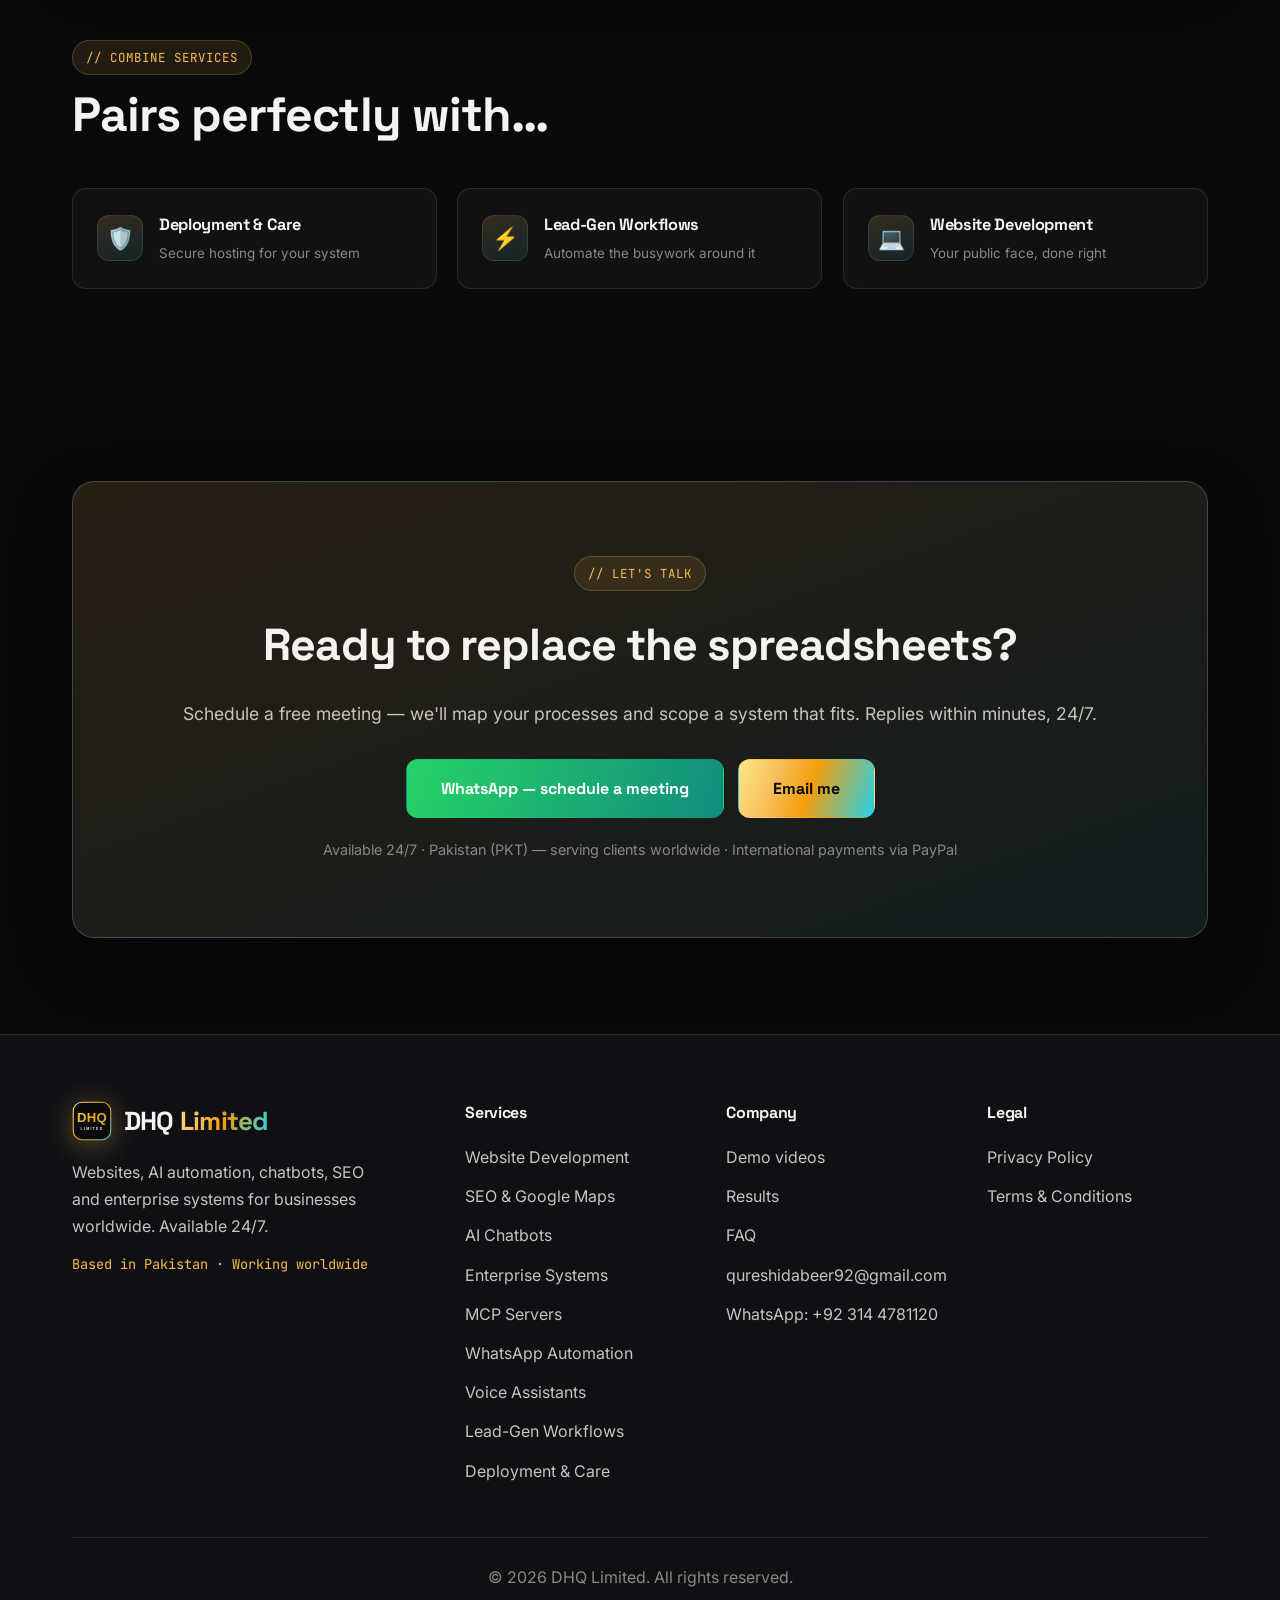
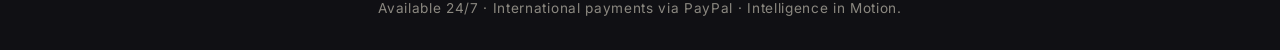
<file: enterprise-systems.html>
<!DOCTYPE html>
<html lang="en">
<head>
    <meta charset="UTF-8">
    <meta name="viewport" content="width=device-width, initial-scale=1.0">
    <meta name="theme-color" content="#0a0a0c">
    <title>Enterprise Systems &amp; Custom Software — DHQ Limited</title>
    <meta name="description" content="CRMs, internal tools, dashboards, inventory and workflow systems built around how your business actually works — secure, scalable and fully supported.">
    <meta name="keywords" content="enterprise software development, custom CRM development, business management system, ERP development, inventory management system, custom dashboard development, internal tools development, business process automation, appointment management system, BPO software, DHQ Limited">
    <meta name="author" content="DHQ Limited">
    <meta name="robots" content="index, follow, max-image-preview:large">
    <link rel="canonical" href="https://dhqlimited.com/enterprise-systems.html">
    <meta property="og:type" content="website">
    <meta property="og:site_name" content="DHQ Limited">
    <meta property="og:title" content="Enterprise Systems &amp; Custom Software — DHQ Limited">
    <meta property="og:description" content="Custom CRMs, dashboards, inventory and workflow systems built around how your business works — secure, scalable and fully supported.">
    <meta property="og:url" content="https://dhqlimited.com/enterprise-systems.html">
    <meta property="og:image" content="https://dhqlimited.com/assets/images/success-team.jpg">
    <meta name="twitter:card" content="summary_large_image">
    <meta name="twitter:title" content="Enterprise Systems &amp; Custom Software — DHQ Limited">
    <meta name="twitter:description" content="Custom CRMs, dashboards and workflow systems — secure, scalable, supported. Schedule a free meeting.">
    <meta name="twitter:image" content="https://dhqlimited.com/assets/images/success-team.jpg">
    <script type="application/ld+json">
    {"@context":"https://schema.org","@graph":[
    {"@type":"Service","name":"Enterprise Systems & Custom Software","serviceType":"Enterprise Software Development","url":"https://dhqlimited.com/enterprise-systems.html","description":"Custom enterprise systems: CRMs, internal tools, dashboards, inventory and workflow automation — with role-based access, integrations, training and support.","areaServed":"Worldwide","provider":{"@type":"ProfessionalService","name":"DHQ Limited","url":"https://dhqlimited.com","telephone":"+92-314-4781120","email":"qureshidabeer92@gmail.com","address":{"@type":"PostalAddress","addressCountry":"PK"}},"hoursAvailable":{"@type":"OpeningHoursSpecification","dayOfWeek":["Monday","Tuesday","Wednesday","Thursday","Friday","Saturday","Sunday"],"opens":"00:00","closes":"23:59"}},
    {"@type":"BreadcrumbList","itemListElement":[{"@type":"ListItem","position":1,"name":"Home","item":"https://dhqlimited.com/"},{"@type":"ListItem","position":2,"name":"Enterprise Systems","item":"https://dhqlimited.com/enterprise-systems.html"}]},
    {"@type":"FAQPage","mainEntity":[
    {"@type":"Question","name":"What kinds of systems do you build?","acceptedAnswer":{"@type":"Answer","text":"Custom CRMs, inventory and order management, booking and scheduling systems, HR and finance dashboards, internal portals and reporting tools — tailored to your processes."}},
    {"@type":"Question","name":"We run on spreadsheets today. Is that a problem?","acceptedAnswer":{"@type":"Answer","text":"Not at all — it's the ideal starting point. We map your spreadsheets and manual steps into one secure system your whole team can use."}},
    {"@type":"Question","name":"Can it integrate with the tools we already use?","acceptedAnswer":{"@type":"Answer","text":"Yes — WhatsApp, email, payment gateways, Google Sheets, accounting tools and third-party APIs can all be connected."}},
    {"@type":"Question","name":"How do you keep our business data secure?","acceptedAnswer":{"@type":"Answer","text":"Role-based access control, encrypted connections, secure hosting, regular backups and audit logs are built in from day one."}}
    ]}
    ]}
    </script>
    <link rel="icon" type="image/svg+xml" href="assets/favicon.svg">
    <link rel="preconnect" href="https://fonts.googleapis.com">
    <link rel="preconnect" href="https://fonts.gstatic.com" crossorigin>
    <link href="https://fonts.googleapis.com/css2?family=Space+Grotesk:wght@400;500;600;700&family=Inter:wght@400;500;600;700&family=JetBrains+Mono:wght@400;500;600&display=swap" rel="stylesheet">
    <link rel="stylesheet" href="styles.css">
</head>
<body>

    <!-- PRELOADER -->
    <div class="preloader" id="preloader" aria-hidden="true">
        <div class="preloader-mark">
            <img src="assets/logo.svg" alt="">
        </div>
        <div class="preloader-bar"><span></span></div>
    </div>

    <!-- SCROLL PROGRESS -->
    <div class="scroll-progress" id="scroll-progress" aria-hidden="true"></div>

    <!-- ===== NAVBAR ===== -->
    <nav class="navbar" id="navbar">
        <div class="nav-container">
            <a href="index.html" class="logo">
                <img src="assets/logo.svg" alt="DHQ Limited logo" class="logo-img">
                <span>DHQ<span class="logo-accent"> Limited</span></span>
            </a>
            <ul class="nav-links" id="nav-links">
                <li><a href="index.html">Home</a></li>
                <li><a href="index.html#services">Services</a></li>
                <li><a href="index.html#demos">Demos</a></li>
                <li><a href="index.html#faq">FAQ</a></li>
                <li class="nav-cta-mobile">
                    <a class="cta-button" href="https://wa.me/923144781120?text=Hi!%20I%27d%20like%20to%20schedule%20a%20meeting%20to%20discuss%20a%20custom%20enterprise%20system." target="_blank" rel="noopener">Schedule a meeting</a>
                </li>
            </ul>
            <a class="cta-button nav-cta-desktop" href="https://wa.me/923144781120?text=Hi!%20I%27d%20like%20to%20schedule%20a%20meeting%20to%20discuss%20a%20custom%20enterprise%20system." target="_blank" rel="noopener" >Schedule a meeting</a>
            <button class="nav-toggle" id="nav-toggle" aria-label="Toggle navigation" aria-expanded="false">
                <span></span><span></span><span></span>
            </button>
        </div>
    </nav>

    <!-- ===== BREADCRUMBS ===== -->
    <nav class="breadcrumbs" aria-label="Breadcrumb">
        <div class="container">
            <ol>
                <li><a href="index.html">Home</a></li>
                <li><a href="index.html#services">Services</a></li>
                <li aria-current="page">Enterprise Systems</li>
            </ol>
        </div>
    </nav>

    <!-- ===== HERO ===== -->
    <section class="service-hero" id="top">
        <div class="aurora" aria-hidden="true"><span class="orb orb-1"></span><span class="orb orb-2"></span><span class="orb orb-3"></span></div>
        <div class="container">
            <span class="mono-tag">// enterprise software</span>
            <h1 class="reveal-up">Enterprise systems built around <span class="gradient-text">how you work</span></h1>
            <p class="hero-sub">Replace spreadsheet chaos with a secure custom system — CRM, inventory, bookings, dashboards and approvals — built for BPOs, dental clinics and operations teams that have outgrown spreadsheets.</p>
            <div class="hero-buttons">
                <a class="btn whatsapp" href="https://wa.me/923144781120?text=Hi!%20I%27d%20like%20to%20schedule%20a%20meeting%20to%20discuss%20a%20custom%20enterprise%20system." target="_blank" rel="noopener">Schedule a meeting on WhatsApp</a>
                <a class="btn ghost" href="mailto:qureshidabeer92@gmail.com?subject=Enterprise%20System%20Project%20%E2%80%94%20Schedule%20a%20Meeting">Email me instead</a>
            </div>
            <div class="trust-bar" aria-label="Trust badges">
                <span class="trust-chip"><span class="tick">✓</span> Available 24/7</span>
                <span class="trust-chip"><span class="tick">✓</span> Based in Pakistan — working worldwide</span>
                <span class="trust-chip"><span class="tick">✓</span> International payments via PayPal</span>
            </div>
        </div>
    </section>

    <!-- ===== WHAT'S INCLUDED ===== -->
    <section class="section" id="included">
        <div class="container">
            <div class="section-head">
                <span class="mono-tag">// what's included</span>
                <h2>Everything your system includes.</h2>
            </div>
            <div class="deliverables-grid">
                <article class="feature-card reveal-up"><div class="feature-icon">🗺️</div><h3>Process mapping</h3><p>We document how your business actually runs today — then design the system around it.</p></article>
                <article class="feature-card reveal-up"><div class="feature-icon">🧩</div><h3>Custom modules</h3><p>CRM, inventory, bookings, HR, invoicing — only the modules you need, exactly as you need them.</p></article>
                <article class="feature-card reveal-up"><div class="feature-icon">📊</div><h3>Dashboards &amp; reports</h3><p>Owner-level visibility: sales, stock, staff performance and trends at a glance.</p></article>
                <article class="feature-card reveal-up"><div class="feature-icon">🔐</div><h3>Role-based security</h3><p>Access control, encrypted connections, audit logs and automated backups by default.</p></article>
                <article class="feature-card reveal-up"><div class="feature-icon">🔗</div><h3>Integrations</h3><p>WhatsApp, email, payment gateways, Google Workspace and third-party APIs connected.</p></article>
                <article class="feature-card reveal-up"><div class="feature-icon">🎓</div><h3>Training &amp; handover</h3><p>Your team is trained, documentation is delivered, and support continues after launch.</p></article>
            </div>
        </div>
    </section>

    <!-- ===== PROCESS ===== -->
    <section class="section alt" id="process">
        <div class="container">
            <div class="section-head">
                <span class="mono-tag">// process</span>
                <h2>Built in sprints, with zero surprises.</h2>
            </div>
            <div class="process-steps">
                <div class="step reveal-up"><div class="step-number">01</div><h3>Free meeting</h3><p>We map your workflows and agree the exact scope and priorities.</p></div>
                <div class="step reveal-up"><div class="step-number">02</div><h3>System design</h3><p>Data model, screens and user roles — approved before any code.</p></div>
                <div class="step reveal-up"><div class="step-number">03</div><h3>Build in sprints</h3><p>Weekly demo builds — you see progress and steer direction.</p></div>
                <div class="step reveal-up"><div class="step-number">04</div><h3>Launch &amp; support</h3><p>Data migration, training, launch — and a support plan that fits.</p></div>
            </div>
        </div>
    </section>

    <!-- ===== WHO IT'S FOR ===== -->
    <section class="section" id="who">
        <div class="container">
            <div class="section-head">
                <span class="mono-tag">// who it's for</span>
                <h2>For teams outgrowing spreadsheets.</h2>
                <p class="section-subtitle">When manual work starts costing real money, a custom system pays for itself.</p>
            </div>
            <div class="fit-grid">
                <div class="fit-card reveal-up"><div class="service-icon">📈</div><div><h3>SMEs</h3><p>One source of truth instead of 20 sheets.</p></div></div>
                <div class="fit-card reveal-up"><div class="service-icon">🏬</div><div><h3>Multi-branch ops</h3><p>Every location, one dashboard.</p></div></div>
                <div class="fit-card reveal-up"><div class="service-icon">🚚</div><div><h3>Logistics</h3><p>Fleet, orders and deliveries tracked.</p></div></div>
                <div class="fit-card reveal-up"><div class="service-icon">🏥</div><div><h3>Dental clinics &amp; labs</h3><p>Patients, tests and billing organized.</p></div></div>
                <div class="fit-card reveal-up"><div class="service-icon">🏭</div><div><h3>Manufacturing</h3><p>Production and inventory in sync.</p></div></div>
                <div class="fit-card reveal-up"><div class="service-icon">🏫</div><div><h3>BPOs &amp; call centers</h3><p>Workforce, QA and client reporting unified.</p></div></div>
            </div>
        </div>
    </section>

    <!-- ===== DEMO ===== -->
    <section class="section" id="demo">
        <div class="container">
            <div class="demo-cta reveal-up">
                <div>
                    <h3>See a system in action</h3>
                    <p>Watch a walkthrough of a custom CRM and dashboard built for a real client.</p>
                </div>
                <a class="btn ghost" href="index.html#demos">Watch demo videos</a>
            </div>
        </div>
    </section>

    <!-- ===== FAQ ===== -->
    <section class="section alt faq" id="faq">
        <div class="container narrow">
            <div class="section-head center">
                <span class="mono-tag">// faq</span>
                <h2>Questions, answered.</h2>
            </div>
            <div class="faq-list">
                <div class="faq-item">
                    <button class="faq-question" aria-expanded="false">What kinds of systems do you build?<span class="faq-icon">+</span></button>
                    <div class="faq-answer"><p>Custom CRMs, inventory and order management, booking systems, HR and finance dashboards, internal portals and reporting tools — tailored to your processes.</p></div>
                </div>
                <div class="faq-item">
                    <button class="faq-question" aria-expanded="false">We run on spreadsheets today. Is that a problem?<span class="faq-icon">+</span></button>
                    <div class="faq-answer"><p>Not at all — it's the ideal starting point. We map your spreadsheets and manual steps into one secure system your whole team can use.</p></div>
                </div>
                <div class="faq-item">
                    <button class="faq-question" aria-expanded="false">Can it integrate with the tools we already use?<span class="faq-icon">+</span></button>
                    <div class="faq-answer"><p>Yes — WhatsApp, email, payment gateways, Google Sheets, accounting tools and third-party APIs can all be connected.</p></div>
                </div>
                <div class="faq-item">
                    <button class="faq-question" aria-expanded="false">How do you keep our business data secure?<span class="faq-icon">+</span></button>
                    <div class="faq-answer"><p>Role-based access control, encrypted connections, secure hosting, regular backups and audit logs are built in from day one.</p></div>
                </div>
            </div>
        </div>
    </section>

    <!-- ===== INVESTMENT ===== -->
    <section class="section" id="pricing">
        <div class="container">
            <div class="invest-card reveal-up">
                <span class="mono-tag">// investment</span>
                <h2>Pricing shaped around your project.</h2>
                <p>No fixed price lists — enterprise systems are scoped precisely, so you get an exact quote before any work begins.</p>
                <ul class="invest-points">
                    <li><span class="check">✓</span> Free discovery meeting — no obligation</li>
                    <li><span class="check">✓</span> Detailed scope &amp; fixed quote first</li>
                    <li><span class="check">✓</span> Sprint-based payments — approve as we build</li>
                    <li><span class="check">✓</span> International payments via PayPal</li>
                </ul>
                <div class="cta-buttons">
                    <a href="https://wa.me/923144781120?text=Hi!%20I%27d%20like%20to%20schedule%20a%20meeting%20to%20discuss%20a%20custom%20enterprise%20system." target="_blank" rel="noopener" class="btn whatsapp">Schedule a meeting to discuss requirements</a>
                    <a href="mailto:qureshidabeer92@gmail.com?subject=Enterprise%20System%20Project%20%E2%80%94%20Schedule%20a%20Meeting" class="btn ghost">Email me</a>
                </div>
                <p class="invest-note">Available 24/7 · Based in Pakistan, serving clients worldwide · Replies within minutes</p>
            </div>
        </div>
    </section>

    <!-- ===== RELATED SERVICES ===== -->
    <section class="section" id="related" style="padding-top: 0;">
        <div class="container">
            <div class="section-head">
                <span class="mono-tag">// combine services</span>
                <h2>Pairs perfectly with…</h2>
            </div>
            <div class="related-grid">
                <a class="related-card reveal-up" href="deployment-maintenance.html"><div class="service-icon">🛡️</div><div><h3>Deployment &amp; Care</h3><span>Secure hosting for your system</span></div></a>
                <a class="related-card reveal-up" href="ai-automation-workflows.html"><div class="service-icon">⚡</div><div><h3>Lead-Gen Workflows</h3><span>Automate the busywork around it</span></div></a>
                <a class="related-card reveal-up" href="website-development.html"><div class="service-icon">💻</div><div><h3>Website Development</h3><span>Your public face, done right</span></div></a>
            </div>
        </div>
    </section>

    <!-- ===== CTA ===== -->
    <section class="section cta-section" id="contact">
        <div class="container">
            <div class="cta">
                <span class="mono-tag">// let's talk</span>
                <h2>Ready to replace the spreadsheets?</h2>
                <p>Schedule a free meeting — we'll map your processes and scope a system that fits. Replies within minutes, 24/7.</p>
                <div class="cta-buttons">
                    <a href="https://wa.me/923144781120?text=Hi!%20I%27d%20like%20to%20schedule%20a%20meeting%20to%20discuss%20a%20custom%20enterprise%20system." target="_blank" rel="noopener" class="btn whatsapp">WhatsApp — schedule a meeting</a>
                    <a href="mailto:qureshidabeer92@gmail.com?subject=Enterprise%20System%20Project%20%E2%80%94%20Schedule%20a%20Meeting" class="btn primary">Email me</a>
                </div>
                <p class="cta-note">Available 24/7 · Pakistan (PKT) — serving clients worldwide · International payments via PayPal</p>
            </div>
        </div>
    </section>

    <!-- ===== FOOTER ===== -->
    <footer class="footer">
        <div class="container">
            <div class="footer-content">
                <div class="footer-column brand">
                    <a href="index.html" class="logo">
                        <img src="assets/logo.svg" alt="DHQ Limited logo" class="logo-img">
                        <span>DHQ<span class="logo-accent"> Limited</span></span>
                    </a>
                    <p class="footer-desc">Websites, AI automation, chatbots, SEO and enterprise systems for businesses worldwide. Available 24/7.</p>
                    <p class="footer-handle">Based in Pakistan · Working worldwide</p>
                </div>
                <div class="footer-column">
                    <h4>Services</h4>
                    <ul>
                        <li><a href="website-development.html">Website Development</a></li>
                        <li><a href="seo-services.html">SEO &amp; Google Maps</a></li>
                        <li><a href="chatbot-development.html">AI Chatbots</a></li>
                        <li><a href="enterprise-systems.html">Enterprise Systems</a></li>
                        <li><a href="mcp-server-development.html">MCP Servers</a></li>
                        <li><a href="whatsapp-automation.html">WhatsApp Automation</a></li>
                        <li><a href="voice-assistant-automation.html">Voice Assistants</a></li>
                        <li><a href="ai-automation-workflows.html">Lead-Gen Workflows</a></li>
                        <li><a href="deployment-maintenance.html">Deployment &amp; Care</a></li>
                    </ul>
                </div>
                <div class="footer-column">
                    <h4>Company</h4>
                    <ul>
                        <li><a href="index.html#demos">Demo videos</a></li>
                        <li><a href="index.html#results">Results</a></li>
                        <li><a href="index.html#faq">FAQ</a></li>
                        <li><a href="mailto:qureshidabeer92@gmail.com">qureshidabeer92@gmail.com</a></li>
                        <li><a href="https://wa.me/923144781120" target="_blank" rel="noopener">WhatsApp: +92 314 4781120</a></li>
                    </ul>
                </div>
                <div class="footer-column">
                    <h4>Legal</h4>
                    <ul>
                        <li><a href="privacy-policy.html">Privacy Policy</a></li>
                        <li><a href="terms-and-conditions.html">Terms &amp; Conditions</a></li>
                    </ul>
                </div>
            </div>
            <div class="footer-bottom">
                <p>&copy; <span id="year"></span> DHQ Limited. All rights reserved.</p>
                <p class="footer-tag">Available 24/7 · International payments via PayPal · Intelligence in Motion.</p>
            </div>
        </div>
    </footer>

    <!-- FLOATING WHATSAPP -->
    <a href="https://wa.me/923144781120?text=Hi!%20I%27d%20like%20to%20schedule%20a%20free%20meeting%20to%20discuss%20a%20project." class="wa-float" target="_blank" rel="noopener" aria-label="Chat with DHQ Limited on WhatsApp">
        <svg viewBox="0 0 448 512" aria-hidden="true"><path d="M380.9 97.1C339 55.1 283.2 32 223.9 32c-122.4 0-222 99.6-222 222 0 39.1 10.2 77.3 29.6 111L0 480l117.7-30.9c32.4 17.7 68.9 27 106.1 27h.1c122.3 0 224.1-99.6 224.1-222 0-59.3-25.2-115-67.1-157zm-157 341.6c-33.2 0-65.7-8.9-94-25.7l-6.7-4-69.8 18.3L72 359.2l-4.4-7c-18.5-29.4-28.2-63.3-28.2-98.2 0-101.7 82.8-184.5 184.6-184.5 49.3 0 95.6 19.2 130.4 54.1 34.8 34.9 56.2 81.2 56.1 130.5 0 101.8-84.9 184.6-186.6 184.6zm101.2-138.2c-5.5-2.8-32.8-16.2-37.9-18-5.1-1.9-8.8-2.8-12.5 2.8-3.7 5.6-14.3 18-17.6 21.8-3.2 3.7-6.5 4.2-12 1.4-32.6-16.3-54-29.1-75.5-66-5.7-9.8 5.7-9.1 16.3-30.3 1.8-3.7.9-6.9-.5-9.7-1.4-2.8-12.5-30.1-17.1-41.2-4.5-10.8-9.1-9.3-12.5-9.5-3.2-.2-6.9-.2-10.6-.2-3.7 0-9.7 1.4-14.8 6.9-5.1 5.6-19.4 19-19.4 46.3 0 27.3 19.9 53.7 22.6 57.4 2.8 3.7 39.1 59.7 74.8 74.8 3.7 1.4 6.9 2.3 9.7 2.3 5.3 0 9.7-3.9 11.5-6.2 1.9-2.3 23.2-28.4 26.4-33.4 3.2-5 1-8.3-1.4-11.1z"/></svg>
    </a>

    <!-- BACK TO TOP -->
    <button class="back-to-top" id="back-to-top" aria-label="Back to top">↑</button>

    <script src="script.js"></script>
</body>
</html>
</file>
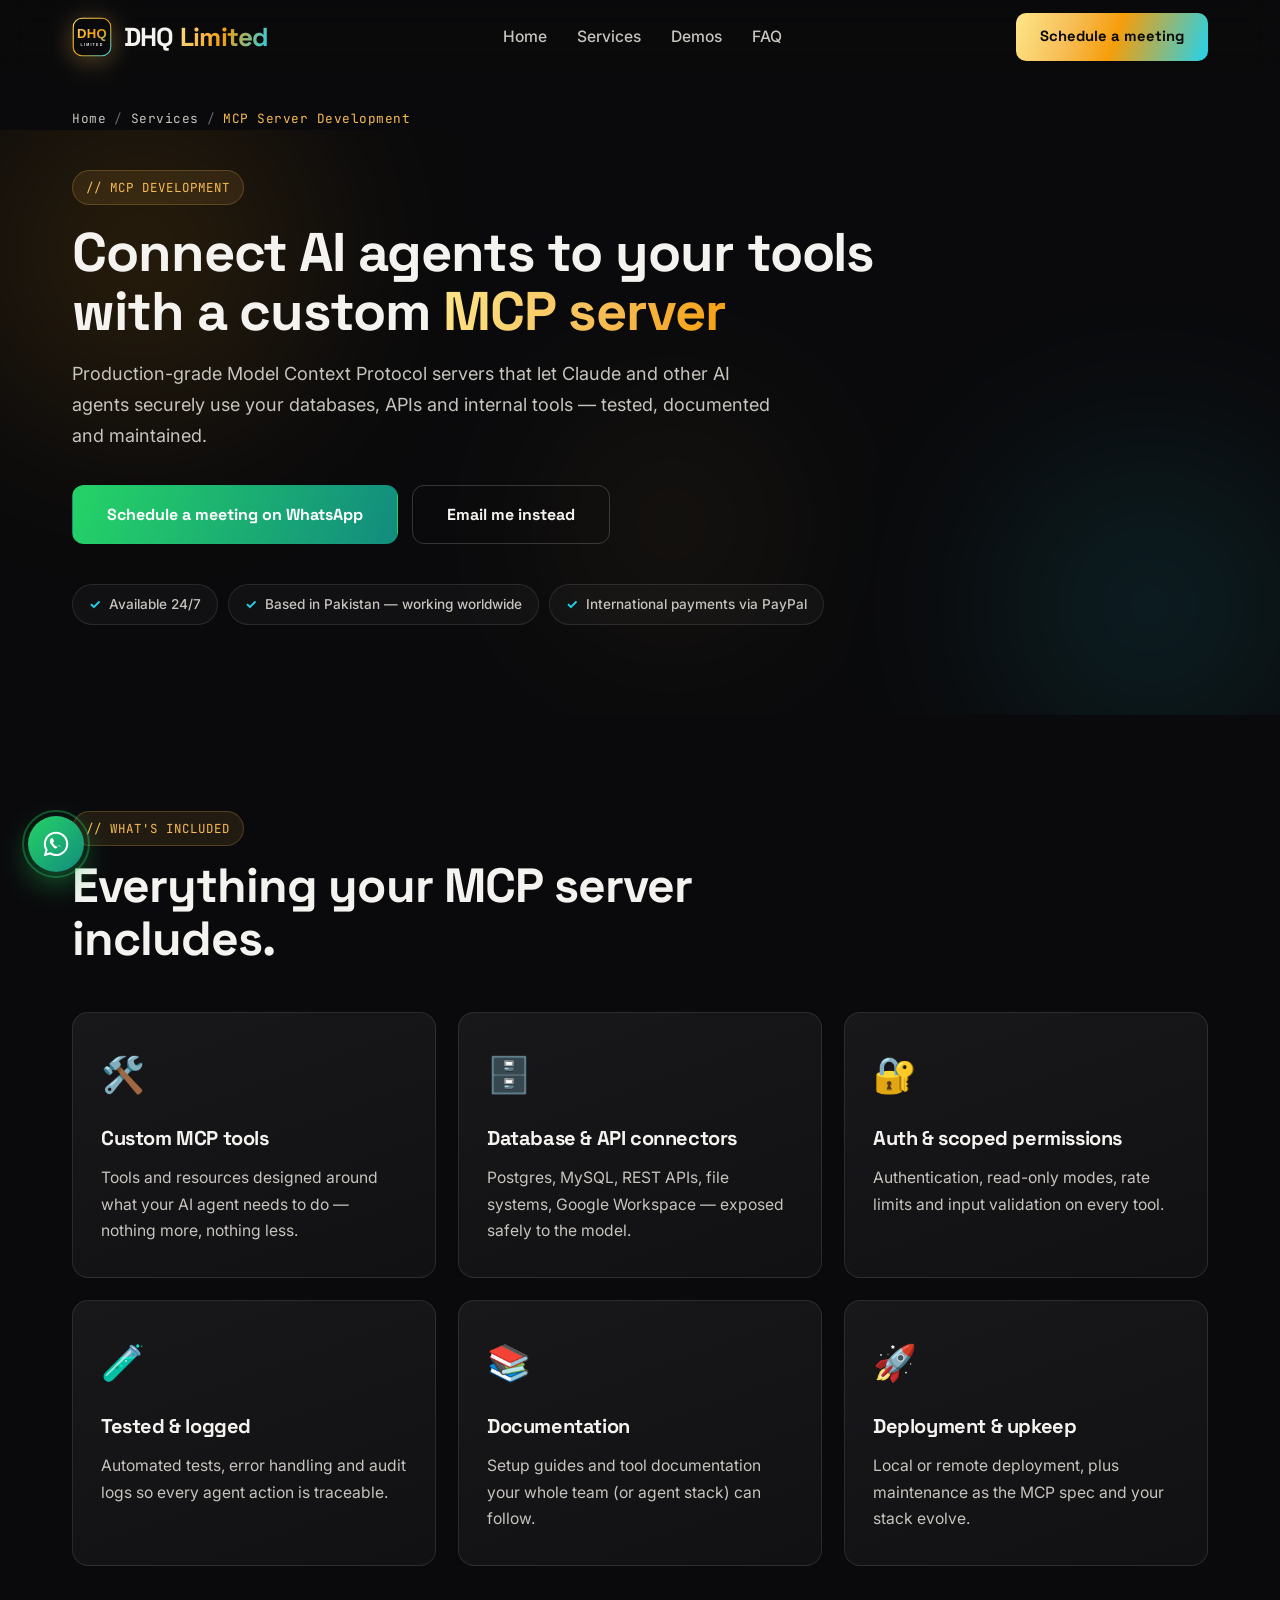
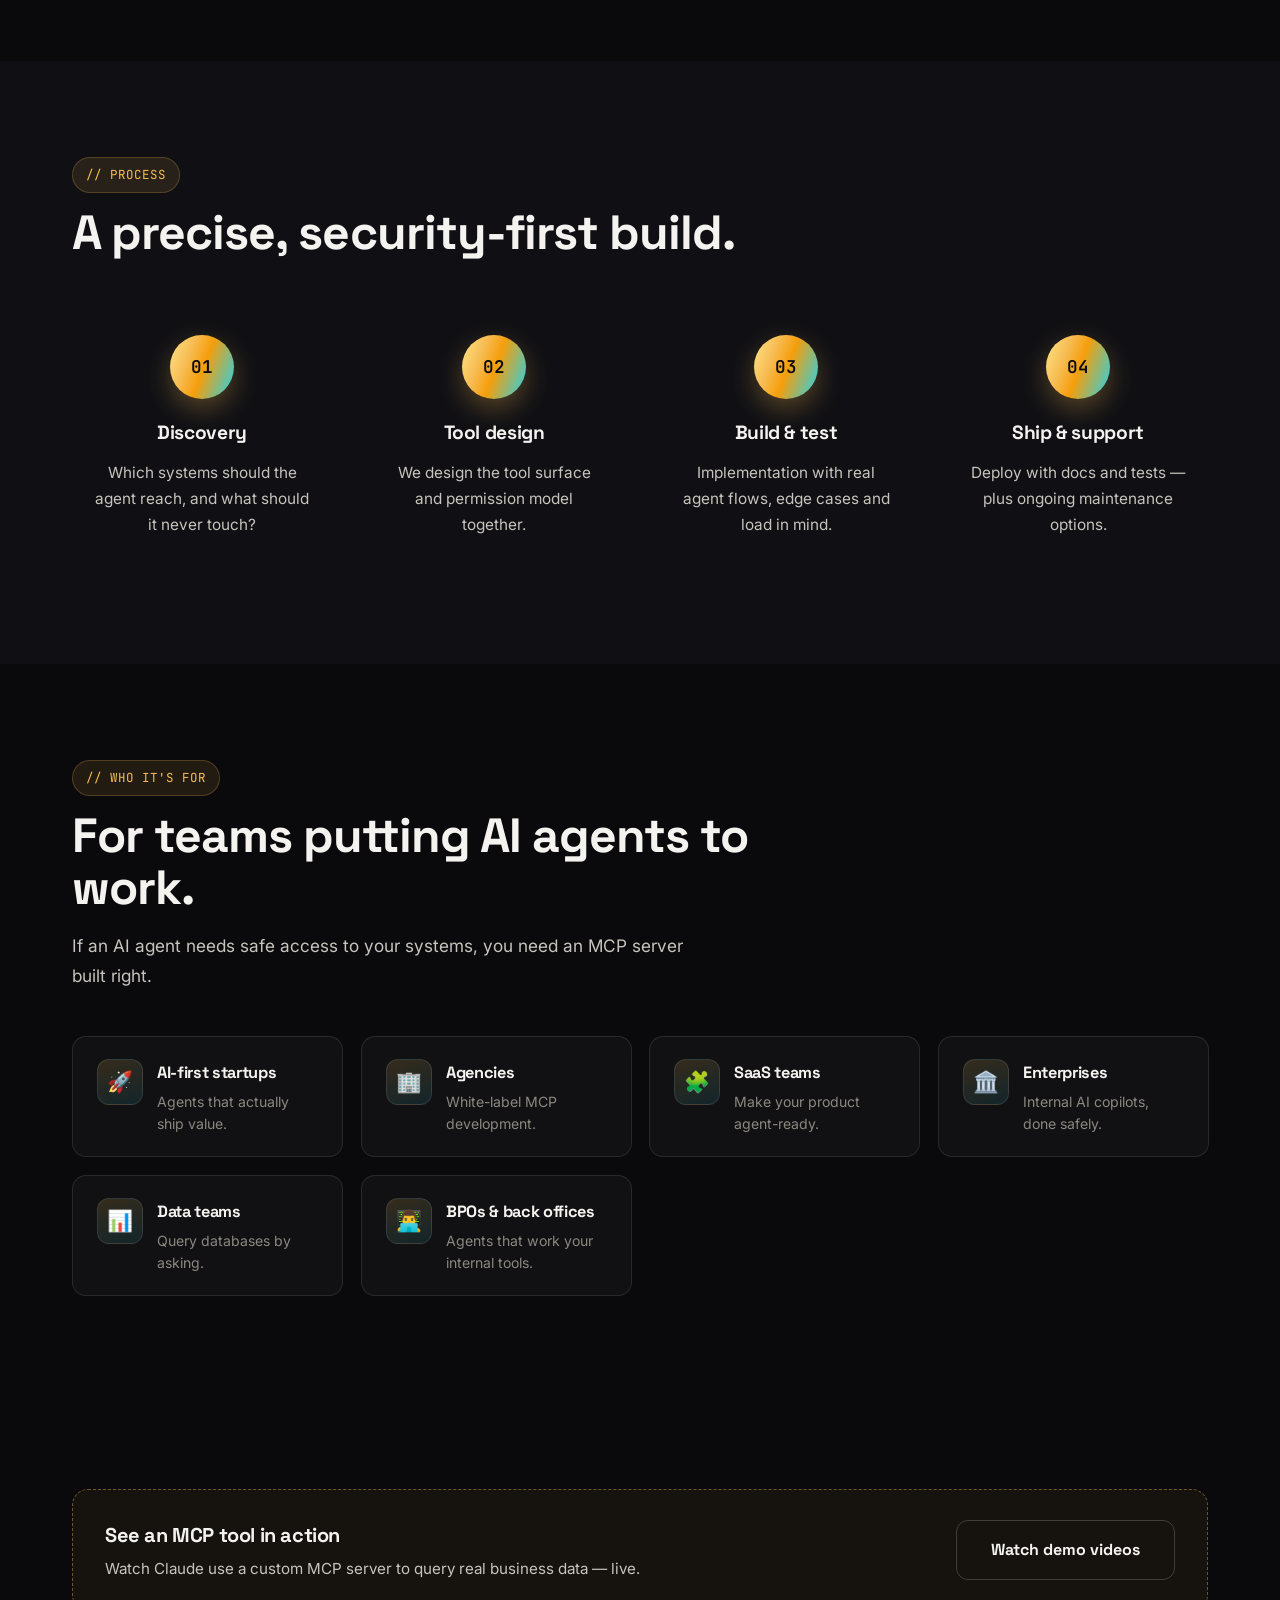
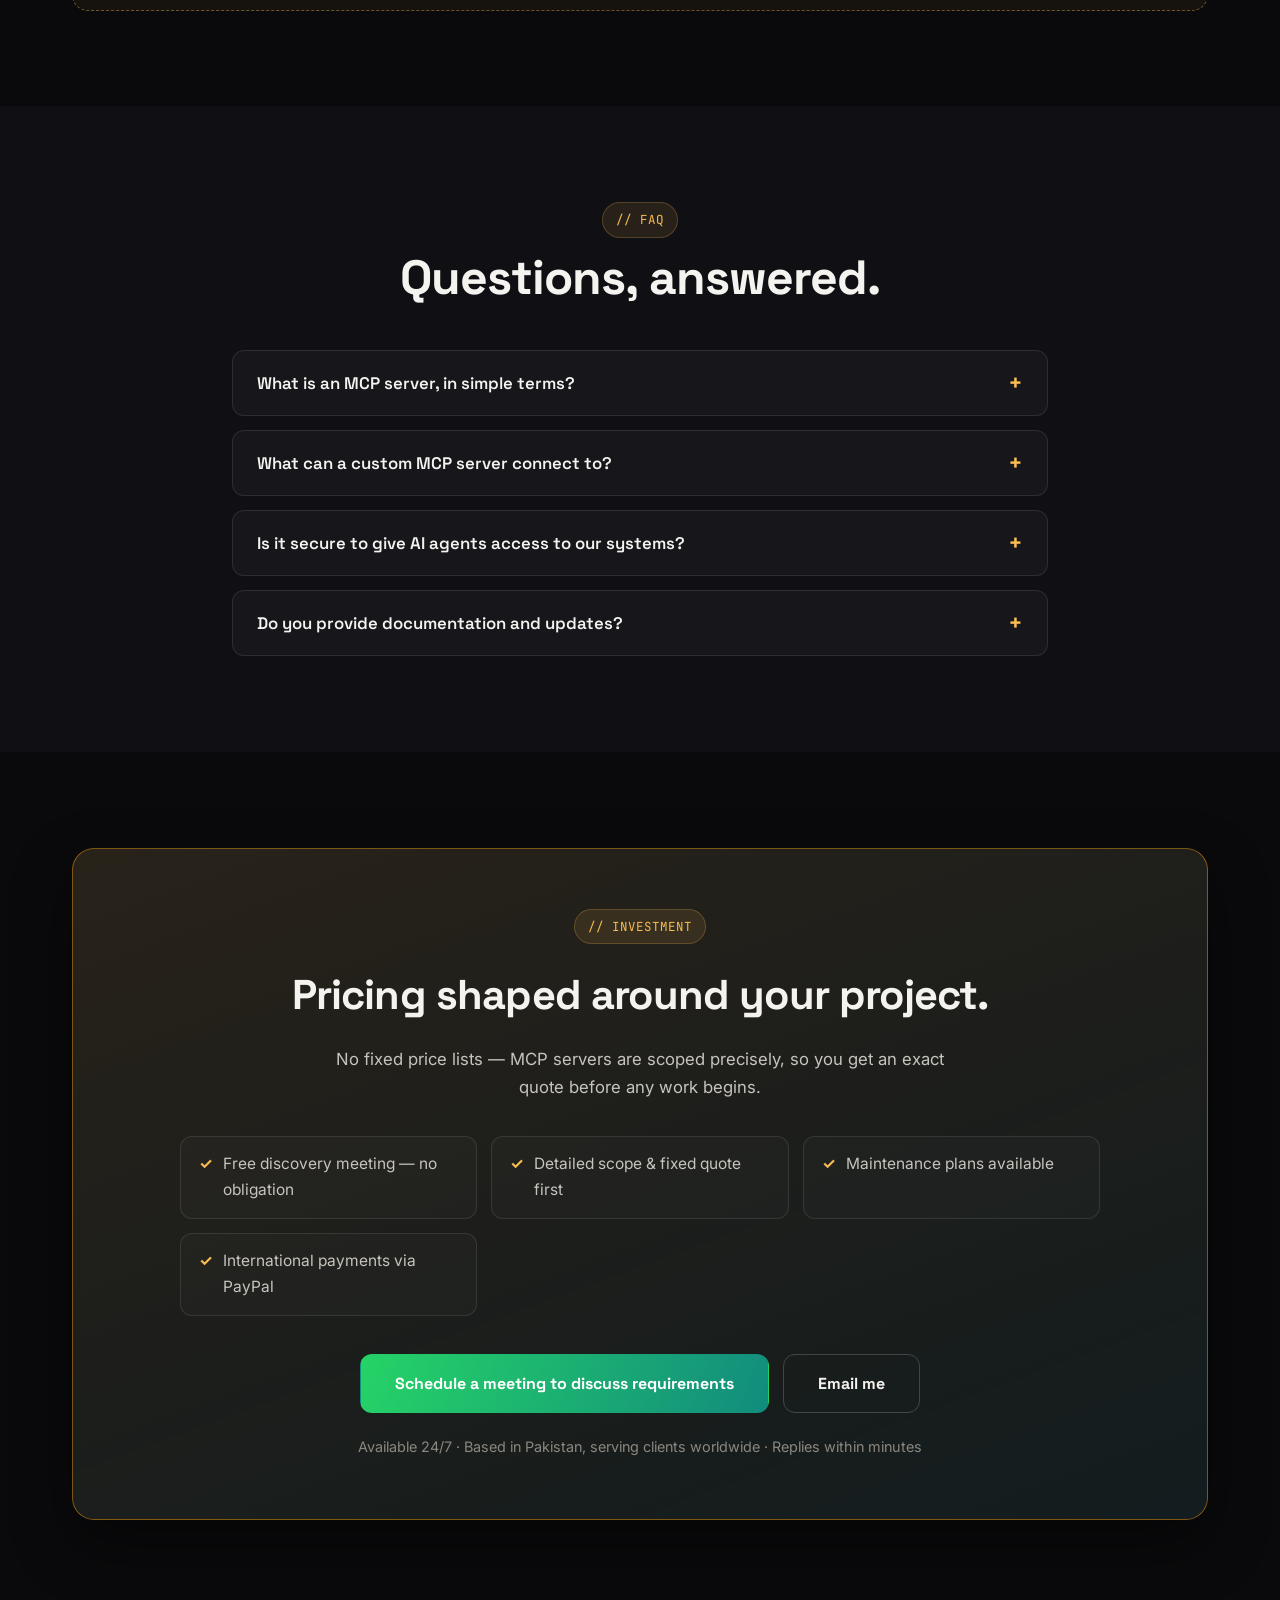
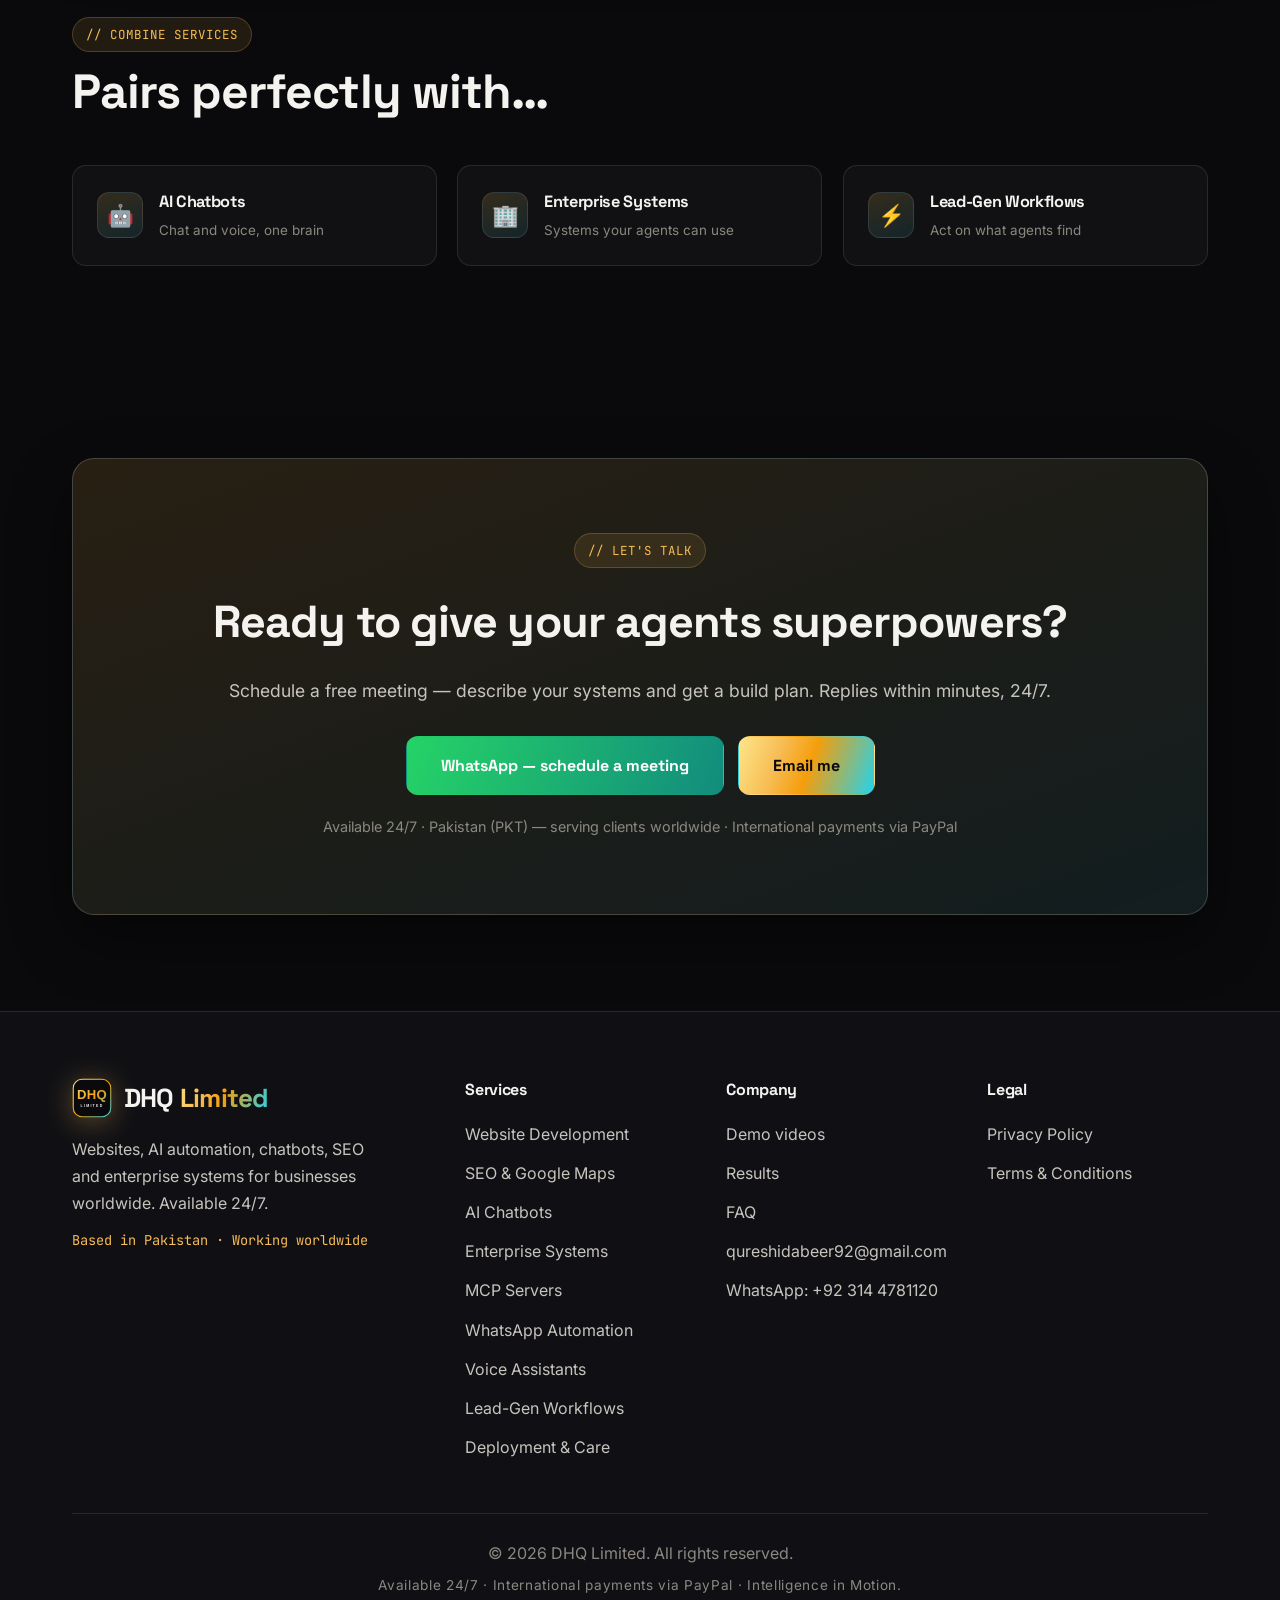
<file: mcp-server-development.html>
<!DOCTYPE html>
<html lang="en">
<head>
    <meta charset="UTF-8">
    <meta name="viewport" content="width=device-width, initial-scale=1.0">
    <meta name="theme-color" content="#0a0a0c">
    <title>MCP Server Development Services — DHQ Limited</title>
    <meta name="description" content="Custom Model Context Protocol (MCP) servers that connect Claude and other AI agents to your tools, data and APIs — built securely, tested and documented.">
    <meta name="keywords" content="MCP server development, Model Context Protocol developer, Claude MCP integration, custom MCP tools, AI agent integration, build MCP server, Anthropic MCP, AI workflow tools, BPO automation, DHQ Limited">
    <meta name="author" content="DHQ Limited">
    <meta name="robots" content="index, follow, max-image-preview:large">
    <link rel="canonical" href="https://dhqlimited.com/mcp-server-development.html">
    <meta property="og:type" content="website">
    <meta property="og:site_name" content="DHQ Limited">
    <meta property="og:title" content="MCP Server Development Services — DHQ Limited">
    <meta property="og:description" content="Custom MCP servers that connect Claude and other AI agents to your tools, data and APIs — built securely, tested and documented.">
    <meta property="og:url" content="https://dhqlimited.com/mcp-server-development.html">
    <meta property="og:image" content="https://dhqlimited.com/assets/images/hero-alt.jpg">
    <meta name="twitter:card" content="summary_large_image">
    <meta name="twitter:title" content="MCP Server Development Services — DHQ Limited">
    <meta name="twitter:description" content="Custom Model Context Protocol servers — connect AI agents to your tools and data securely. Schedule a free meeting.">
    <meta name="twitter:image" content="https://dhqlimited.com/assets/images/hero-alt.jpg">
    <script type="application/ld+json">
    {"@context":"https://schema.org","@graph":[
    {"@type":"Service","name":"MCP Server Development","serviceType":"MCP Server Development","url":"https://dhqlimited.com/mcp-server-development.html","description":"Custom Model Context Protocol (MCP) servers and tools: database and API connectors, authentication, testing, documentation and deployment for AI agent integrations.","areaServed":"Worldwide","provider":{"@type":"ProfessionalService","name":"DHQ Limited","url":"https://dhqlimited.com","telephone":"+92-314-4781120","email":"qureshidabeer92@gmail.com","address":{"@type":"PostalAddress","addressCountry":"PK"}},"hoursAvailable":{"@type":"OpeningHoursSpecification","dayOfWeek":["Monday","Tuesday","Wednesday","Thursday","Friday","Saturday","Sunday"],"opens":"00:00","closes":"23:59"}},
    {"@type":"BreadcrumbList","itemListElement":[{"@type":"ListItem","position":1,"name":"Home","item":"https://dhqlimited.com/"},{"@type":"ListItem","position":2,"name":"MCP Server Development","item":"https://dhqlimited.com/mcp-server-development.html"}]},
    {"@type":"FAQPage","mainEntity":[
    {"@type":"Question","name":"What is an MCP server, in simple terms?","acceptedAnswer":{"@type":"Answer","text":"MCP (Model Context Protocol) is a standard way for AI agents like Claude to securely use external tools and data. An MCP server exposes your systems — databases, APIs, files — to the AI in a controlled way."}},
    {"@type":"Question","name":"What can a custom MCP server connect to?","acceptedAnswer":{"@type":"Answer","text":"Databases, CRMs, internal APIs, file systems, payment platforms, Google Workspace — any system with an interface can be exposed as MCP tools or resources."}},
    {"@type":"Question","name":"Is it secure to give AI agents access to our systems?","acceptedAnswer":{"@type":"Answer","text":"Yes, when done properly: scoped permissions, read-only modes, authentication, input validation and audit logging are built into every server we ship."}},
    {"@type":"Question","name":"Do you provide documentation and updates?","acceptedAnswer":{"@type":"Answer","text":"Every MCP server ships with setup guides, tool documentation and tests — plus optional ongoing maintenance as the protocol evolves."}}
    ]}
    ]}
    </script>
    <link rel="icon" type="image/svg+xml" href="assets/favicon.svg">
    <link rel="preconnect" href="https://fonts.googleapis.com">
    <link rel="preconnect" href="https://fonts.gstatic.com" crossorigin>
    <link href="https://fonts.googleapis.com/css2?family=Space+Grotesk:wght@400;500;600;700&family=Inter:wght@400;500;600;700&family=JetBrains+Mono:wght@400;500;600&display=swap" rel="stylesheet">
    <link rel="stylesheet" href="styles.css">
</head>
<body>

    <!-- PRELOADER -->
    <div class="preloader" id="preloader" aria-hidden="true">
        <div class="preloader-mark">
            <img src="assets/logo.svg" alt="">
        </div>
        <div class="preloader-bar"><span></span></div>
    </div>

    <!-- SCROLL PROGRESS -->
    <div class="scroll-progress" id="scroll-progress" aria-hidden="true"></div>

    <!-- ===== NAVBAR ===== -->
    <nav class="navbar" id="navbar">
        <div class="nav-container">
            <a href="index.html" class="logo">
                <img src="assets/logo.svg" alt="DHQ Limited logo" class="logo-img">
                <span>DHQ<span class="logo-accent"> Limited</span></span>
            </a>
            <ul class="nav-links" id="nav-links">
                <li><a href="index.html">Home</a></li>
                <li><a href="index.html#services">Services</a></li>
                <li><a href="index.html#demos">Demos</a></li>
                <li><a href="index.html#faq">FAQ</a></li>
                <li class="nav-cta-mobile">
                    <a class="cta-button" href="https://wa.me/923144781120?text=Hi!%20I%27d%20like%20to%20schedule%20a%20meeting%20to%20discuss%20a%20custom%20MCP%20server%20project." target="_blank" rel="noopener">Schedule a meeting</a>
                </li>
            </ul>
            <a class="cta-button nav-cta-desktop" href="https://wa.me/923144781120?text=Hi!%20I%27d%20like%20to%20schedule%20a%20meeting%20to%20discuss%20a%20custom%20MCP%20server%20project." target="_blank" rel="noopener" >Schedule a meeting</a>
            <button class="nav-toggle" id="nav-toggle" aria-label="Toggle navigation" aria-expanded="false">
                <span></span><span></span><span></span>
            </button>
        </div>
    </nav>

    <!-- ===== BREADCRUMBS ===== -->
    <nav class="breadcrumbs" aria-label="Breadcrumb">
        <div class="container">
            <ol>
                <li><a href="index.html">Home</a></li>
                <li><a href="index.html#services">Services</a></li>
                <li aria-current="page">MCP Server Development</li>
            </ol>
        </div>
    </nav>

    <!-- ===== HERO ===== -->
    <section class="service-hero" id="top">
        <div class="aurora" aria-hidden="true"><span class="orb orb-1"></span><span class="orb orb-2"></span><span class="orb orb-3"></span></div>
        <div class="container">
            <span class="mono-tag">// mcp development</span>
            <h1 class="reveal-up">Connect AI agents to your tools with a custom <span class="gradient-text">MCP server</span></h1>
            <p class="hero-sub">Production-grade Model Context Protocol servers that let Claude and other AI agents securely use your databases, APIs and internal tools — tested, documented and maintained.</p>
            <div class="hero-buttons">
                <a class="btn whatsapp" href="https://wa.me/923144781120?text=Hi!%20I%27d%20like%20to%20schedule%20a%20meeting%20to%20discuss%20a%20custom%20MCP%20server%20project." target="_blank" rel="noopener">Schedule a meeting on WhatsApp</a>
                <a class="btn ghost" href="mailto:qureshidabeer92@gmail.com?subject=MCP%20Server%20Project%20%E2%80%94%20Schedule%20a%20Meeting">Email me instead</a>
            </div>
            <div class="trust-bar" aria-label="Trust badges">
                <span class="trust-chip"><span class="tick">✓</span> Available 24/7</span>
                <span class="trust-chip"><span class="tick">✓</span> Based in Pakistan — working worldwide</span>
                <span class="trust-chip"><span class="tick">✓</span> International payments via PayPal</span>
            </div>
        </div>
    </section>

    <!-- ===== WHAT'S INCLUDED ===== -->
    <section class="section" id="included">
        <div class="container">
            <div class="section-head">
                <span class="mono-tag">// what's included</span>
                <h2>Everything your MCP server includes.</h2>
            </div>
            <div class="deliverables-grid">
                <article class="feature-card reveal-up"><div class="feature-icon">🛠️</div><h3>Custom MCP tools</h3><p>Tools and resources designed around what your AI agent needs to do — nothing more, nothing less.</p></article>
                <article class="feature-card reveal-up"><div class="feature-icon">🗄️</div><h3>Database &amp; API connectors</h3><p>Postgres, MySQL, REST APIs, file systems, Google Workspace — exposed safely to the model.</p></article>
                <article class="feature-card reveal-up"><div class="feature-icon">🔐</div><h3>Auth &amp; scoped permissions</h3><p>Authentication, read-only modes, rate limits and input validation on every tool.</p></article>
                <article class="feature-card reveal-up"><div class="feature-icon">🧪</div><h3>Tested &amp; logged</h3><p>Automated tests, error handling and audit logs so every agent action is traceable.</p></article>
                <article class="feature-card reveal-up"><div class="feature-icon">📚</div><h3>Documentation</h3><p>Setup guides and tool documentation your whole team (or agent stack) can follow.</p></article>
                <article class="feature-card reveal-up"><div class="feature-icon">🚀</div><h3>Deployment &amp; upkeep</h3><p>Local or remote deployment, plus maintenance as the MCP spec and your stack evolve.</p></article>
            </div>
        </div>
    </section>

    <!-- ===== PROCESS ===== -->
    <section class="section alt" id="process">
        <div class="container">
            <div class="section-head">
                <span class="mono-tag">// process</span>
                <h2>A precise, security-first build.</h2>
            </div>
            <div class="process-steps">
                <div class="step reveal-up"><div class="step-number">01</div><h3>Discovery</h3><p>Which systems should the agent reach, and what should it never touch?</p></div>
                <div class="step reveal-up"><div class="step-number">02</div><h3>Tool design</h3><p>We design the tool surface and permission model together.</p></div>
                <div class="step reveal-up"><div class="step-number">03</div><h3>Build &amp; test</h3><p>Implementation with real agent flows, edge cases and load in mind.</p></div>
                <div class="step reveal-up"><div class="step-number">04</div><h3>Ship &amp; support</h3><p>Deploy with docs and tests — plus ongoing maintenance options.</p></div>
            </div>
        </div>
    </section>

    <!-- ===== WHO IT'S FOR ===== -->
    <section class="section" id="who">
        <div class="container">
            <div class="section-head">
                <span class="mono-tag">// who it's for</span>
                <h2>For teams putting AI agents to work.</h2>
                <p class="section-subtitle">If an AI agent needs safe access to your systems, you need an MCP server built right.</p>
            </div>
            <div class="fit-grid">
                <div class="fit-card reveal-up"><div class="service-icon">🚀</div><div><h3>AI-first startups</h3><p>Agents that actually ship value.</p></div></div>
                <div class="fit-card reveal-up"><div class="service-icon">🏢</div><div><h3>Agencies</h3><p>White-label MCP development.</p></div></div>
                <div class="fit-card reveal-up"><div class="service-icon">🧩</div><div><h3>SaaS teams</h3><p>Make your product agent-ready.</p></div></div>
                <div class="fit-card reveal-up"><div class="service-icon">🏛️</div><div><h3>Enterprises</h3><p>Internal AI copilots, done safely.</p></div></div>
                <div class="fit-card reveal-up"><div class="service-icon">📊</div><div><h3>Data teams</h3><p>Query databases by asking.</p></div></div>
                <div class="fit-card reveal-up"><div class="service-icon">👨‍💻</div><div><h3>BPOs &amp; back offices</h3><p>Agents that work your internal tools.</p></div></div>
            </div>
        </div>
    </section>

    <!-- ===== DEMO ===== -->
    <section class="section" id="demo">
        <div class="container">
            <div class="demo-cta reveal-up">
                <div>
                    <h3>See an MCP tool in action</h3>
                    <p>Watch Claude use a custom MCP server to query real business data — live.</p>
                </div>
                <a class="btn ghost" href="index.html#demos">Watch demo videos</a>
            </div>
        </div>
    </section>

    <!-- ===== FAQ ===== -->
    <section class="section alt faq" id="faq">
        <div class="container narrow">
            <div class="section-head center">
                <span class="mono-tag">// faq</span>
                <h2>Questions, answered.</h2>
            </div>
            <div class="faq-list">
                <div class="faq-item">
                    <button class="faq-question" aria-expanded="false">What is an MCP server, in simple terms?<span class="faq-icon">+</span></button>
                    <div class="faq-answer"><p>MCP (Model Context Protocol) is a standard way for AI agents like Claude to securely use external tools and data. An MCP server exposes your systems — databases, APIs, files — to the AI in a controlled way.</p></div>
                </div>
                <div class="faq-item">
                    <button class="faq-question" aria-expanded="false">What can a custom MCP server connect to?<span class="faq-icon">+</span></button>
                    <div class="faq-answer"><p>Databases, CRMs, internal APIs, file systems, payment platforms, Google Workspace — any system with an interface can be exposed as MCP tools or resources.</p></div>
                </div>
                <div class="faq-item">
                    <button class="faq-question" aria-expanded="false">Is it secure to give AI agents access to our systems?<span class="faq-icon">+</span></button>
                    <div class="faq-answer"><p>Yes, when done properly: scoped permissions, read-only modes, authentication, input validation and audit logging are built into every server we ship.</p></div>
                </div>
                <div class="faq-item">
                    <button class="faq-question" aria-expanded="false">Do you provide documentation and updates?<span class="faq-icon">+</span></button>
                    <div class="faq-answer"><p>Every MCP server ships with setup guides, tool documentation and tests — plus optional ongoing maintenance as the protocol evolves.</p></div>
                </div>
            </div>
        </div>
    </section>

    <!-- ===== INVESTMENT ===== -->
    <section class="section" id="pricing">
        <div class="container">
            <div class="invest-card reveal-up">
                <span class="mono-tag">// investment</span>
                <h2>Pricing shaped around your project.</h2>
                <p>No fixed price lists — MCP servers are scoped precisely, so you get an exact quote before any work begins.</p>
                <ul class="invest-points">
                    <li><span class="check">✓</span> Free discovery meeting — no obligation</li>
                    <li><span class="check">✓</span> Detailed scope &amp; fixed quote first</li>
                    <li><span class="check">✓</span> Maintenance plans available</li>
                    <li><span class="check">✓</span> International payments via PayPal</li>
                </ul>
                <div class="cta-buttons">
                    <a href="https://wa.me/923144781120?text=Hi!%20I%27d%20like%20to%20schedule%20a%20meeting%20to%20discuss%20a%20custom%20MCP%20server%20project." target="_blank" rel="noopener" class="btn whatsapp">Schedule a meeting to discuss requirements</a>
                    <a href="mailto:qureshidabeer92@gmail.com?subject=MCP%20Server%20Project%20%E2%80%94%20Schedule%20a%20Meeting" class="btn ghost">Email me</a>
                </div>
                <p class="invest-note">Available 24/7 · Based in Pakistan, serving clients worldwide · Replies within minutes</p>
            </div>
        </div>
    </section>

    <!-- ===== RELATED SERVICES ===== -->
    <section class="section" id="related" style="padding-top: 0;">
        <div class="container">
            <div class="section-head">
                <span class="mono-tag">// combine services</span>
                <h2>Pairs perfectly with…</h2>
            </div>
            <div class="related-grid">
                <a class="related-card reveal-up" href="chatbot-development.html"><div class="service-icon">🤖</div><div><h3>AI Chatbots</h3><span>Chat and voice, one brain</span></div></a>
                <a class="related-card reveal-up" href="enterprise-systems.html"><div class="service-icon">🏢</div><div><h3>Enterprise Systems</h3><span>Systems your agents can use</span></div></a>
                <a class="related-card reveal-up" href="ai-automation-workflows.html"><div class="service-icon">⚡</div><div><h3>Lead-Gen Workflows</h3><span>Act on what agents find</span></div></a>
            </div>
        </div>
    </section>

    <!-- ===== CTA ===== -->
    <section class="section cta-section" id="contact">
        <div class="container">
            <div class="cta">
                <span class="mono-tag">// let's talk</span>
                <h2>Ready to give your agents superpowers?</h2>
                <p>Schedule a free meeting — describe your systems and get a build plan. Replies within minutes, 24/7.</p>
                <div class="cta-buttons">
                    <a href="https://wa.me/923144781120?text=Hi!%20I%27d%20like%20to%20schedule%20a%20meeting%20to%20discuss%20a%20custom%20MCP%20server%20project." target="_blank" rel="noopener" class="btn whatsapp">WhatsApp — schedule a meeting</a>
                    <a href="mailto:qureshidabeer92@gmail.com?subject=MCP%20Server%20Project%20%E2%80%94%20Schedule%20a%20Meeting" class="btn primary">Email me</a>
                </div>
                <p class="cta-note">Available 24/7 · Pakistan (PKT) — serving clients worldwide · International payments via PayPal</p>
            </div>
        </div>
    </section>

    <!-- ===== FOOTER ===== -->
    <footer class="footer">
        <div class="container">
            <div class="footer-content">
                <div class="footer-column brand">
                    <a href="index.html" class="logo">
                        <img src="assets/logo.svg" alt="DHQ Limited logo" class="logo-img">
                        <span>DHQ<span class="logo-accent"> Limited</span></span>
                    </a>
                    <p class="footer-desc">Websites, AI automation, chatbots, SEO and enterprise systems for businesses worldwide. Available 24/7.</p>
                    <p class="footer-handle">Based in Pakistan · Working worldwide</p>
                </div>
                <div class="footer-column">
                    <h4>Services</h4>
                    <ul>
                        <li><a href="website-development.html">Website Development</a></li>
                        <li><a href="seo-services.html">SEO &amp; Google Maps</a></li>
                        <li><a href="chatbot-development.html">AI Chatbots</a></li>
                        <li><a href="enterprise-systems.html">Enterprise Systems</a></li>
                        <li><a href="mcp-server-development.html">MCP Servers</a></li>
                        <li><a href="whatsapp-automation.html">WhatsApp Automation</a></li>
                        <li><a href="voice-assistant-automation.html">Voice Assistants</a></li>
                        <li><a href="ai-automation-workflows.html">Lead-Gen Workflows</a></li>
                        <li><a href="deployment-maintenance.html">Deployment &amp; Care</a></li>
                    </ul>
                </div>
                <div class="footer-column">
                    <h4>Company</h4>
                    <ul>
                        <li><a href="index.html#demos">Demo videos</a></li>
                        <li><a href="index.html#results">Results</a></li>
                        <li><a href="index.html#faq">FAQ</a></li>
                        <li><a href="mailto:qureshidabeer92@gmail.com">qureshidabeer92@gmail.com</a></li>
                        <li><a href="https://wa.me/923144781120" target="_blank" rel="noopener">WhatsApp: +92 314 4781120</a></li>
                    </ul>
                </div>
                <div class="footer-column">
                    <h4>Legal</h4>
                    <ul>
                        <li><a href="privacy-policy.html">Privacy Policy</a></li>
                        <li><a href="terms-and-conditions.html">Terms &amp; Conditions</a></li>
                    </ul>
                </div>
            </div>
            <div class="footer-bottom">
                <p>&copy; <span id="year"></span> DHQ Limited. All rights reserved.</p>
                <p class="footer-tag">Available 24/7 · International payments via PayPal · Intelligence in Motion.</p>
            </div>
        </div>
    </footer>

    <!-- FLOATING WHATSAPP -->
    <a href="https://wa.me/923144781120?text=Hi!%20I%27d%20like%20to%20schedule%20a%20free%20meeting%20to%20discuss%20a%20project." class="wa-float" target="_blank" rel="noopener" aria-label="Chat with DHQ Limited on WhatsApp">
        <svg viewBox="0 0 448 512" aria-hidden="true"><path d="M380.9 97.1C339 55.1 283.2 32 223.9 32c-122.4 0-222 99.6-222 222 0 39.1 10.2 77.3 29.6 111L0 480l117.7-30.9c32.4 17.7 68.9 27 106.1 27h.1c122.3 0 224.1-99.6 224.1-222 0-59.3-25.2-115-67.1-157zm-157 341.6c-33.2 0-65.7-8.9-94-25.7l-6.7-4-69.8 18.3L72 359.2l-4.4-7c-18.5-29.4-28.2-63.3-28.2-98.2 0-101.7 82.8-184.5 184.6-184.5 49.3 0 95.6 19.2 130.4 54.1 34.8 34.9 56.2 81.2 56.1 130.5 0 101.8-84.9 184.6-186.6 184.6zm101.2-138.2c-5.5-2.8-32.8-16.2-37.9-18-5.1-1.9-8.8-2.8-12.5 2.8-3.7 5.6-14.3 18-17.6 21.8-3.2 3.7-6.5 4.2-12 1.4-32.6-16.3-54-29.1-75.5-66-5.7-9.8 5.7-9.1 16.3-30.3 1.8-3.7.9-6.9-.5-9.7-1.4-2.8-12.5-30.1-17.1-41.2-4.5-10.8-9.1-9.3-12.5-9.5-3.2-.2-6.9-.2-10.6-.2-3.7 0-9.7 1.4-14.8 6.9-5.1 5.6-19.4 19-19.4 46.3 0 27.3 19.9 53.7 22.6 57.4 2.8 3.7 39.1 59.7 74.8 74.8 3.7 1.4 6.9 2.3 9.7 2.3 5.3 0 9.7-3.9 11.5-6.2 1.9-2.3 23.2-28.4 26.4-33.4 3.2-5 1-8.3-1.4-11.1z"/></svg>
    </a>

    <!-- BACK TO TOP -->
    <button class="back-to-top" id="back-to-top" aria-label="Back to top">↑</button>

    <script src="script.js"></script>
</body>
</html>
</file>
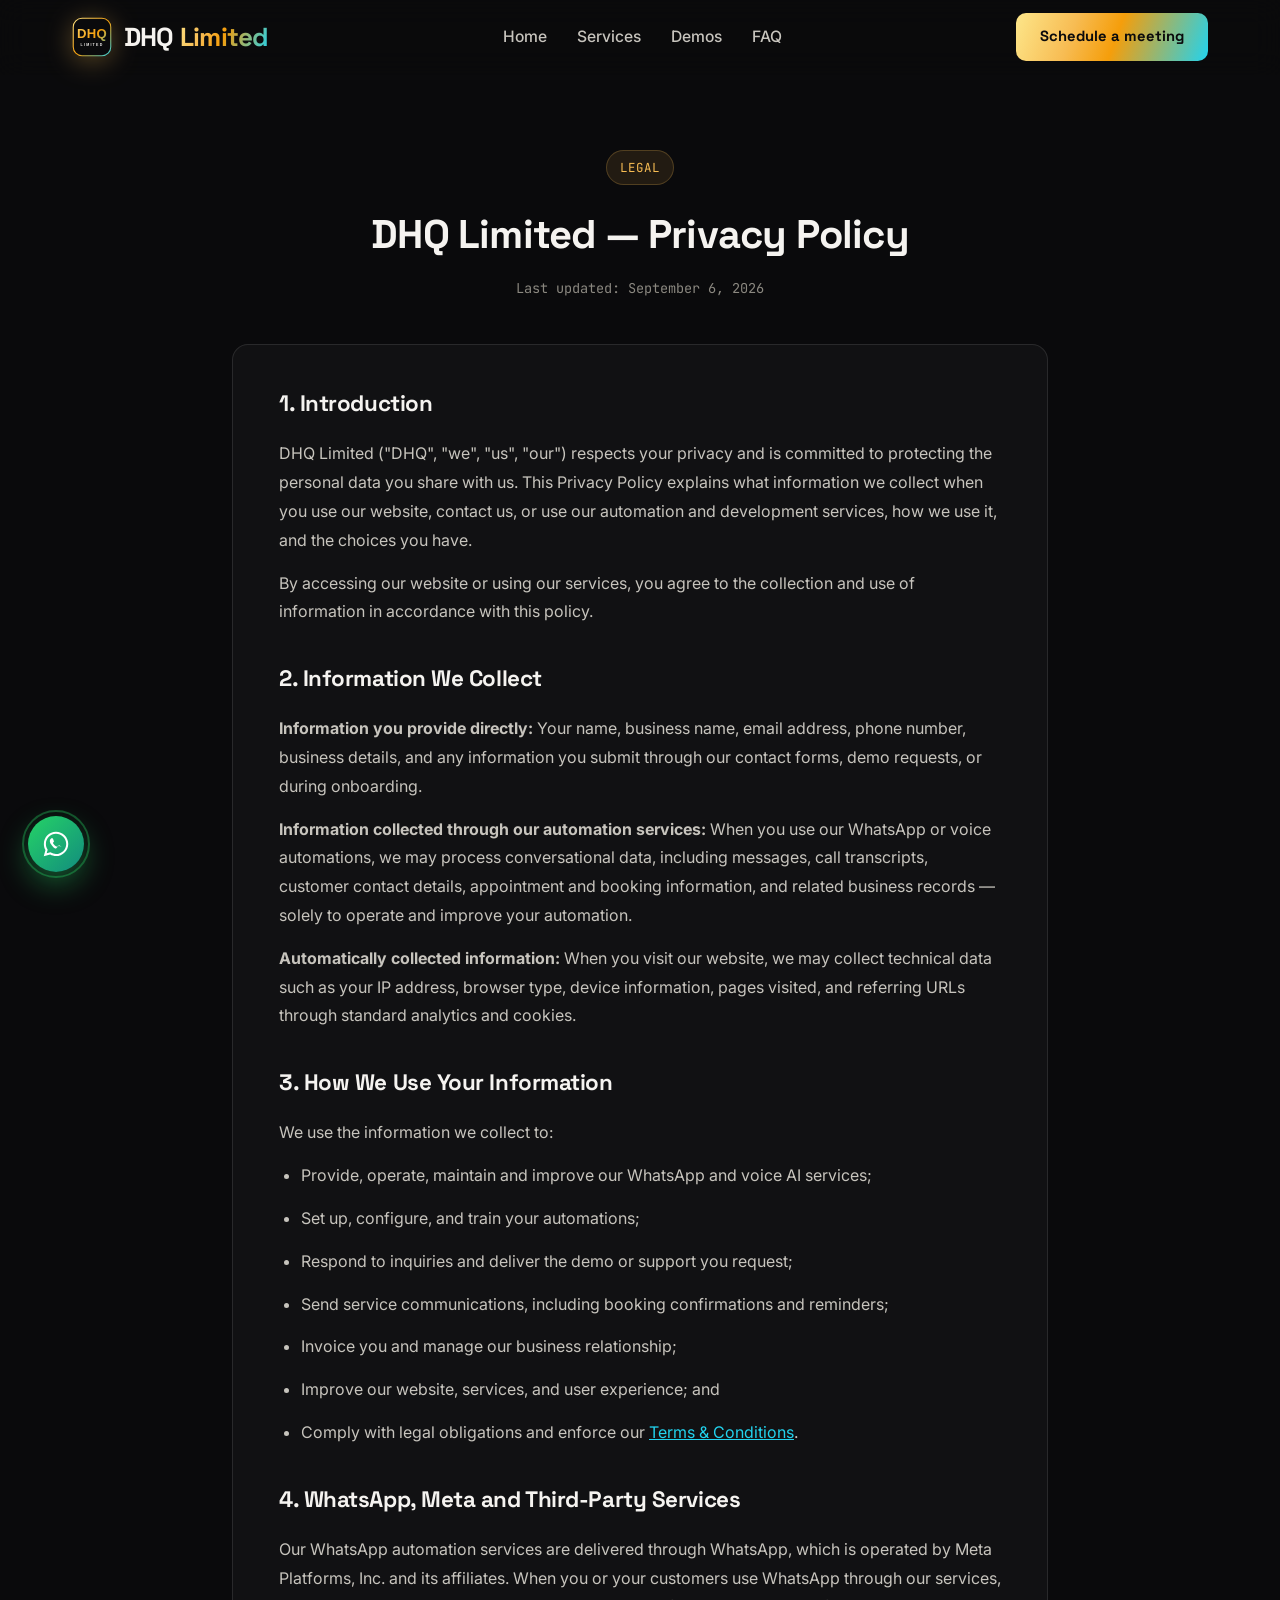
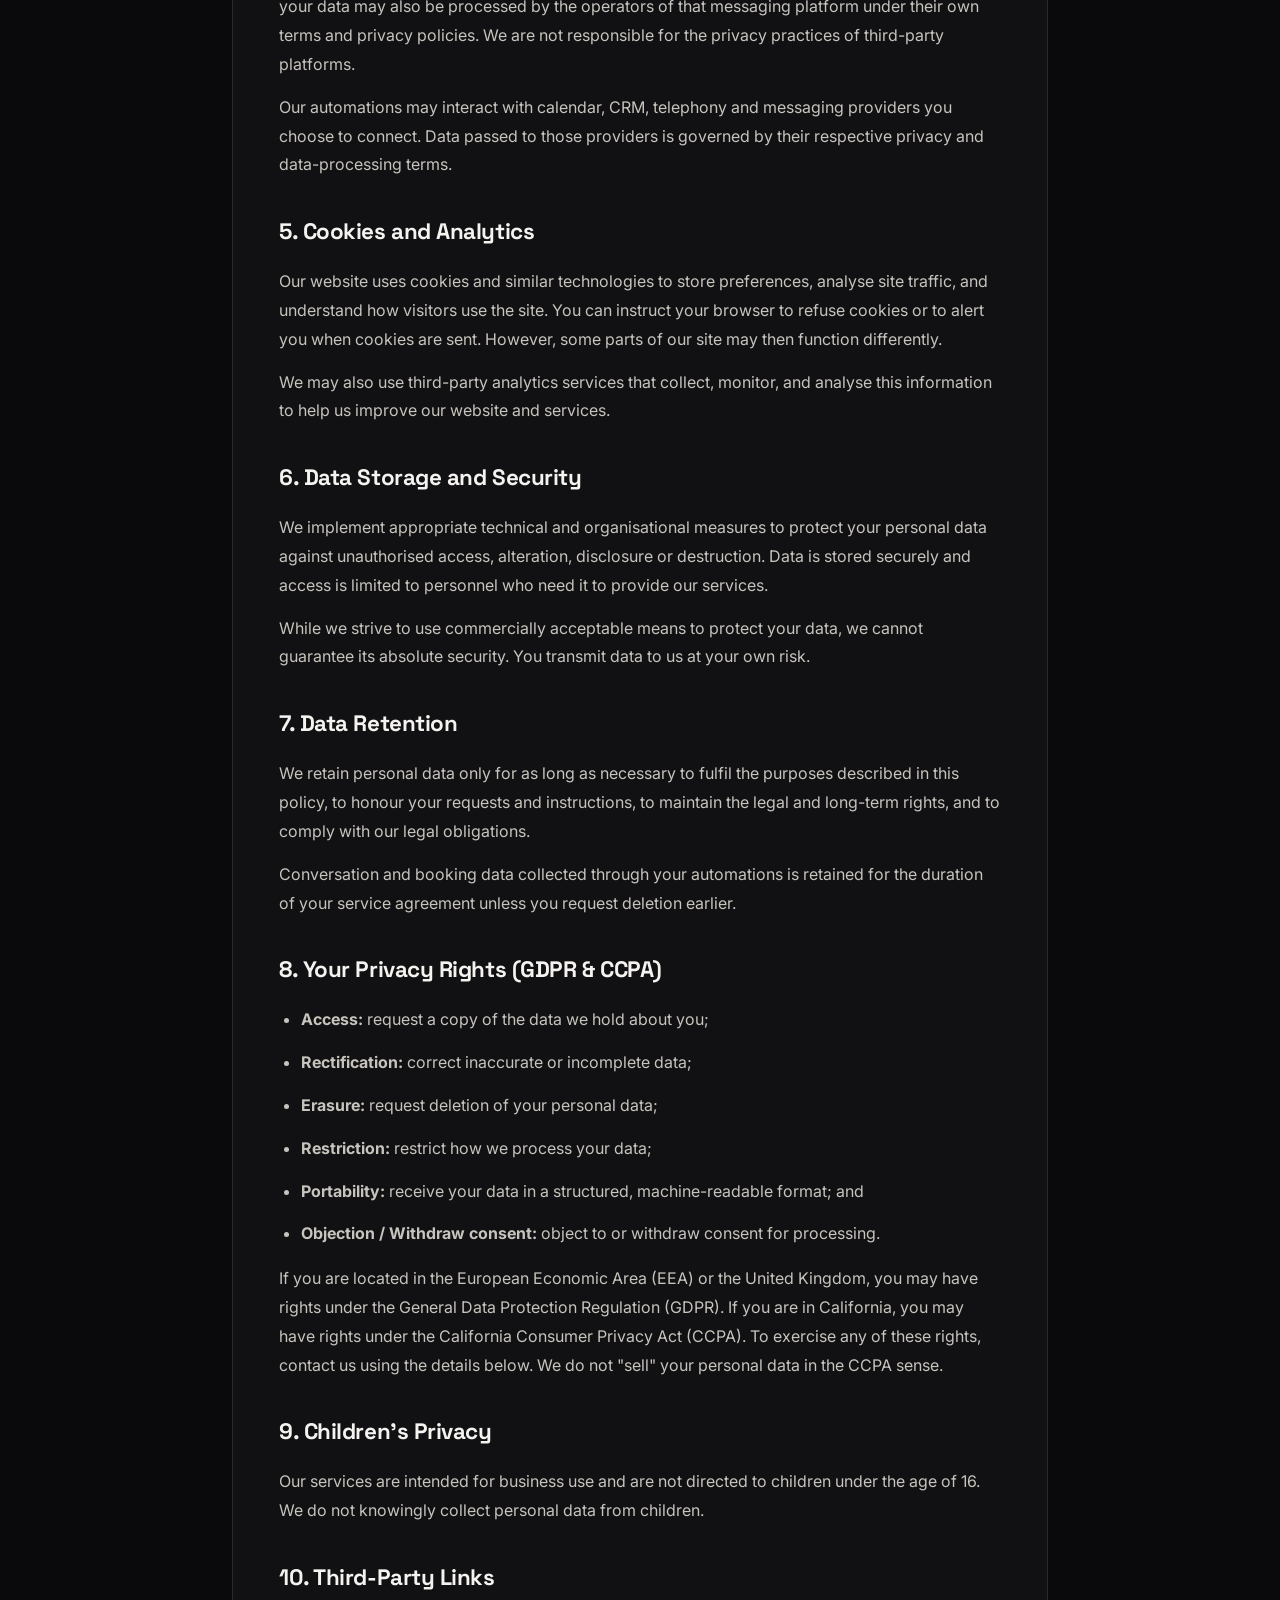
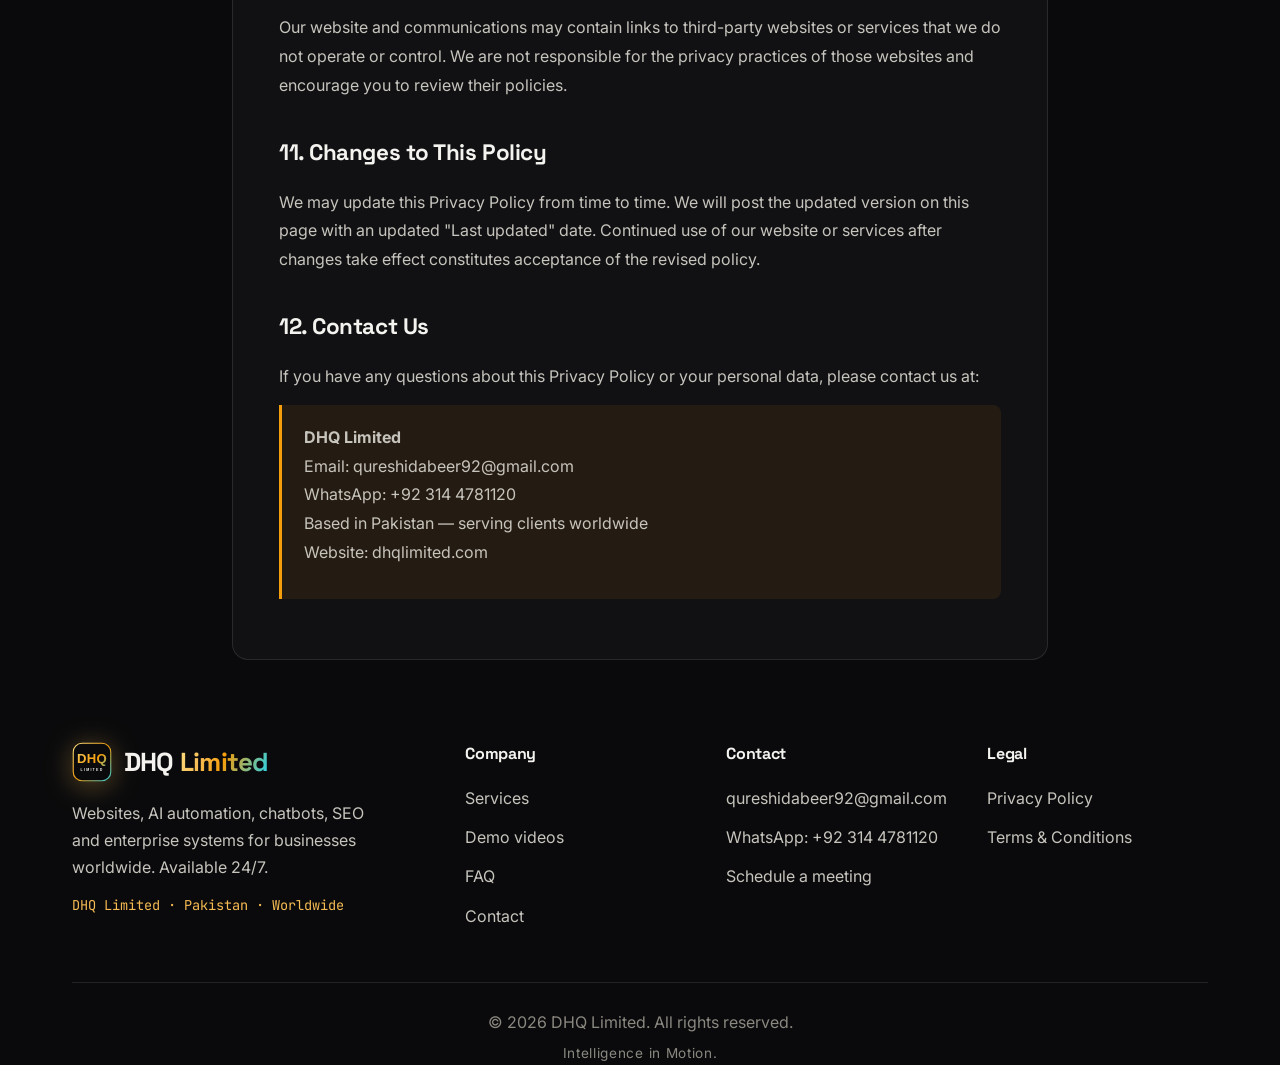
<file: privacy-policy.html>
<!DOCTYPE html>
<html lang="en">
<head>
    <meta charset="UTF-8">
    <meta name="viewport" content="width=device-width, initial-scale=1.0">
    <meta name="theme-color" content="#0a0a0c">
    <title>Privacy Policy — DHQ Limited</title>
    <meta name="description" content="Privacy Policy for DHQ Limited. Learn how we collect, use and protect your data when you use our website, automation and development services.">
    <meta name="robots" content="index, follow">
    <link rel="canonical" href="https://dhqlimited.com/privacy-policy.html">
    <meta property="og:title" content="Privacy Policy — DHQ Limited">
    <meta property="og:description" content="How DHQ Limited collects, uses and protects your personal data.">
    <meta property="og:url" content="https://dhqlimited.com/privacy-policy.html">
    <link rel="icon" type="image/svg+xml" href="assets/favicon.svg">
    <link rel="preconnect" href="https://fonts.googleapis.com">
    <link rel="preconnect" href="https://fonts.gstatic.com" crossorigin>
    <link rel="stylesheet" href="styles.css">
    <link href="https://fonts.googleapis.com/css2?family=Space+Grotesk:wght@400;500;600;700&family=Inter:wght@400;500;600;700&family=JetBrains+Mono:wght@400;500;600&display=swap" rel="stylesheet">
</head>
<body>

    <!-- ===== NAVBAR ===== -->
    <nav class="navbar">
        <div class="nav-container">
            <a href="index.html" class="logo">
                <img src="assets/logo.svg" alt="DHQ Limited logo" class="logo-img">
                <span>DHQ<span class="logo-accent"> Limited</span></span>
            </a>
            <ul class="nav-links" id="nav-links">
                <li><a href="index.html">Home</a></li>
                <li><a href="index.html#services">Services</a></li>
                <li><a href="index.html#demos">Demos</a></li>
                <li><a href="index.html#faq">FAQ</a></li>
                <li class="nav-cta-mobile">
                    <a class="cta-button" href="https://wa.me/923144781120?text=Hi!%20I%27d%20like%20to%20schedule%20a%20free%20meeting%20to%20discuss%20a%20project." target="_blank" rel="noopener">Schedule a meeting</a>
                </li>
            </ul>
            <a class="cta-button nav-cta-desktop" href="https://wa.me/923144781120?text=Hi!%20I%27d%20like%20to%20schedule%20a%20free%20meeting%20to%20discuss%20a%20project." target="_blank" rel="noopener" >Schedule a meeting</a>
            <button class="nav-toggle" id="nav-toggle" aria-label="Toggle navigation" aria-expanded="false">
                <span></span><span></span><span></span>
            </button>
        </div>
    </nav>

    <!-- ===== PRIVACY POLICY ===== -->
    <section class="legal">
        <div class="container">
            <div class="legal-header">
                <span class="eyebrow">Legal</span>
                <h1>DHQ Limited — Privacy Policy</h1>
                <p class="legal-updated">Last updated: September 6, 2026</p>
            </div>
            <div class="legal-card">
                <h2>1. Introduction</h2>
                <p>DHQ Limited ("DHQ", "we", "us", "our") respects your privacy and is committed to protecting the personal data you share with us. This Privacy Policy explains what information we collect when you use our website, contact us, or use our automation and development services, how we use it, and the choices you have.</p>
                <p>By accessing our website or using our services, you agree to the collection and use of information in accordance with this policy.</p>

                <h2>2. Information We Collect</h2>
                <p><strong>Information you provide directly:</strong> Your name, business name, email address, phone number, business details, and any information you submit through our contact forms, demo requests, or during onboarding.</p>
                <p><strong>Information collected through our automation services:</strong> When you use our WhatsApp or voice automations, we may process conversational data, including messages, call transcripts, customer contact details, appointment and booking information, and related business records — solely to operate and improve your automation.</p>
                <p><strong>Automatically collected information:</strong> When you visit our website, we may collect technical data such as your IP address, browser type, device information, pages visited, and referring URLs through standard analytics and cookies.</p>

                <h2>3. How We Use Your Information</h2>
                <p>We use the information we collect to:</p>
                <ul>
                    <li>Provide, operate, maintain and improve our WhatsApp and voice AI services;</li>
                    <li>Set up, configure, and train your automations;</li>
                    <li>Respond to inquiries and deliver the demo or support you request;</li>
                    <li>Send service communications, including booking confirmations and reminders;</li>
                    <li>Invoice you and manage our business relationship;</li>
                    <li>Improve our website, services, and user experience; and</li>
                    <li>Comply with legal obligations and enforce our <a href="terms-and-conditions.html">Terms &amp; Conditions</a>.</li>
                </ul>

                <h2>4. WhatsApp, Meta and Third-Party Services</h2>
                <p>Our WhatsApp automation services are delivered through WhatsApp, which is operated by Meta Platforms, Inc. and its affiliates. When you or your customers use WhatsApp through our services, your data may also be processed by the operators of that messaging platform under their own terms and privacy policies. We are not responsible for the privacy practices of third-party platforms.</p>
                <p>Our automations may interact with calendar, CRM, telephony and messaging providers you choose to connect. Data passed to those providers is governed by their respective privacy and data-processing terms.</p>

                <h2>5. Cookies and Analytics</h2>
                <p>Our website uses cookies and similar technologies to store preferences, analyse site traffic, and understand how visitors use the site. You can instruct your browser to refuse cookies or to alert you when cookies are sent. However, some parts of our site may then function differently.</p>
                <p>We may also use third-party analytics services that collect, monitor, and analyse this information to help us improve our website and services.</p>

                <h2>6. Data Storage and Security</h2>
                <p>We implement appropriate technical and organisational measures to protect your personal data against unauthorised access, alteration, disclosure or destruction. Data is stored securely and access is limited to personnel who need it to provide our services.</p>
                <p>While we strive to use commercially acceptable means to protect your data, we cannot guarantee its absolute security. You transmit data to us at your own risk.</p>

                <h2>7. Data Retention</h2>
                <p>We retain personal data only for as long as necessary to fulfil the purposes described in this policy, to honour your requests and instructions, to maintain the legal and long-term rights, and to comply with our legal obligations.</p>
                <p>Conversation and booking data collected through your automations is retained for the duration of your service agreement unless you request deletion earlier.</p>

                <h2>8. Your Privacy Rights (GDPR &amp; CCPA)</h2>
                <ul>
                    <li><strong>Access:</strong> request a copy of the data we hold about you;</li>
                    <li><strong>Rectification:</strong> correct inaccurate or incomplete data;</li>
                    <li><strong>Erasure:</strong> request deletion of your personal data;</li>
                    <li><strong>Restriction:</strong> restrict how we process your data;</li>
                    <li><strong>Portability:</strong> receive your data in a structured, machine-readable format; and</li>
                    <li><strong>Objection / Withdraw consent:</strong> object to or withdraw consent for processing.</li>
                </ul>
                <p>If you are located in the European Economic Area (EEA) or the United Kingdom, you may have rights under the General Data Protection Regulation (GDPR). If you are in California, you may have rights under the California Consumer Privacy Act (CCPA). To exercise any of these rights, contact us using the details below. We do not "sell" your personal data in the CCPA sense.</p>

                <h2>9. Children's Privacy</h2>
                <p>Our services are intended for business use and are not directed to children under the age of 16. We do not knowingly collect personal data from children.</p>

                <h2>10. Third-Party Links</h2>
                <p>Our website and communications may contain links to third-party websites or services that we do not operate or control. We are not responsible for the privacy practices of those websites and encourage you to review their policies.</p>

                <h2>11. Changes to This Policy</h2>
                <p>We may update this Privacy Policy from time to time. We will post the updated version on this page with an updated "Last updated" date. Continued use of our website or services after changes take effect constitutes acceptance of the revised policy.</p>

                <h2>12. Contact Us</h2>
                <p>If you have any questions about this Privacy Policy or your personal data, please contact us at:</p>
                <div class="legal-highlight">
                    <p><strong>DHQ Limited</strong><br>
                    Email: qureshidabeer92@gmail.com<br>
                    WhatsApp: +92 314 4781120<br>
                    Based in Pakistan — serving clients worldwide<br>
                    Website: dhqlimited.com</p>
                </div>
            </div>
        </div>
    </section>

    <!-- ===== FOOTER ===== -->
    <footer>
        <div class="container">
            <div class="footer-content">
                <div class="footer-column">
                    <a href="index.html" class="logo">
                        <img src="assets/logo.svg" alt="DHQ Limited logo" class="logo-img">
                        <span>DHQ<span class="logo-accent"> Limited</span></span>
                    </a>
                    <p class="footer-desc">Websites, AI automation, chatbots, SEO and enterprise systems for businesses worldwide. Available 24/7.</p>
                    <p class="footer-handle">DHQ Limited · Pakistan · Worldwide</p>
                </div>
                <div class="footer-column">
                    <h4>Company</h4>
                    <ul>
                        <li><a href="index.html#services">Services</a></li>
                        <li><a href="index.html#demos">Demo videos</a></li>
                        <li><a href="index.html#faq">FAQ</a></li>
                        <li><a href="index.html#contact">Contact</a></li>
                    </ul>
                </div>
                <div class="footer-column">
                    <h4>Contact</h4>
                    <ul>
                        <li><a href="mailto:qureshidabeer92@gmail.com">qureshidabeer92@gmail.com</a></li>
                        <li><a href="https://wa.me/923144781120" target="_blank" rel="noopener">WhatsApp: +92 314 4781120</a></li>
                        <li><a href="index.html#contact">Schedule a meeting</a></li>
                    </ul>
                </div>
                <div class="footer-column">
                    <h4>Legal</h4>
                    <ul>
                        <li><a href="privacy-policy.html">Privacy Policy</a></li>
                        <li><a href="terms-and-conditions.html">Terms &amp; Conditions</a></li>
                    </ul>
                </div>
            </div>
            <div class="footer-bottom">
                <p>&copy; <span id="year"></span> DHQ Limited. All rights reserved.</p>
                <p class="footer-tag">Intelligence in Motion.</p>
            </div>
        </div>
    </footer>

    <!-- FLOATING WHATSAPP -->
    <a href="https://wa.me/923144781120?text=Hi!%20I%27d%20like%20to%20schedule%20a%20free%20meeting%20to%20discuss%20a%20project." class="wa-float" target="_blank" rel="noopener" aria-label="Chat with DHQ Limited on WhatsApp">
        <svg viewBox="0 0 448 512" aria-hidden="true"><path d="M380.9 97.1C339 55.1 283.2 32 223.9 32c-122.4 0-222 99.6-222 222 0 39.1 10.2 77.3 29.6 111L0 480l117.7-30.9c32.4 17.7 68.9 27 106.1 27h.1c122.3 0 224.1-99.6 224.1-222 0-59.3-25.2-115-67.1-157zm-157 341.6c-33.2 0-65.7-8.9-94-25.7l-6.7-4-69.8 18.3L72 359.2l-4.4-7c-18.5-29.4-28.2-63.3-28.2-98.2 0-101.7 82.8-184.5 184.6-184.5 49.3 0 95.6 19.2 130.4 54.1 34.8 34.9 56.2 81.2 56.1 130.5 0 101.8-84.9 184.6-186.6 184.6zm101.2-138.2c-5.5-2.8-32.8-16.2-37.9-18-5.1-1.9-8.8-2.8-12.5 2.8-3.7 5.6-14.3 18-17.6 21.8-3.2 3.7-6.5 4.2-12 1.4-32.6-16.3-54-29.1-75.5-66-5.7-9.8 5.7-9.1 16.3-30.3 1.8-3.7.9-6.9-.5-9.7-1.4-2.8-12.5-30.1-17.1-41.2-4.5-10.8-9.1-9.3-12.5-9.5-3.2-.2-6.9-.2-10.6-.2-3.7 0-9.7 1.4-14.8 6.9-5.1 5.6-19.4 19-19.4 46.3 0 27.3 19.9 53.7 22.6 57.4 2.8 3.7 39.1 59.7 74.8 74.8 3.7 1.4 6.9 2.3 9.7 2.3 5.3 0 9.7-3.9 11.5-6.2 1.9-2.3 23.2-28.4 26.4-33.4 3.2-5 1-8.3-1.4-11.1z"/></svg>
    </a>

    <script src="script.js"></script>
</body>
</html>
</file>
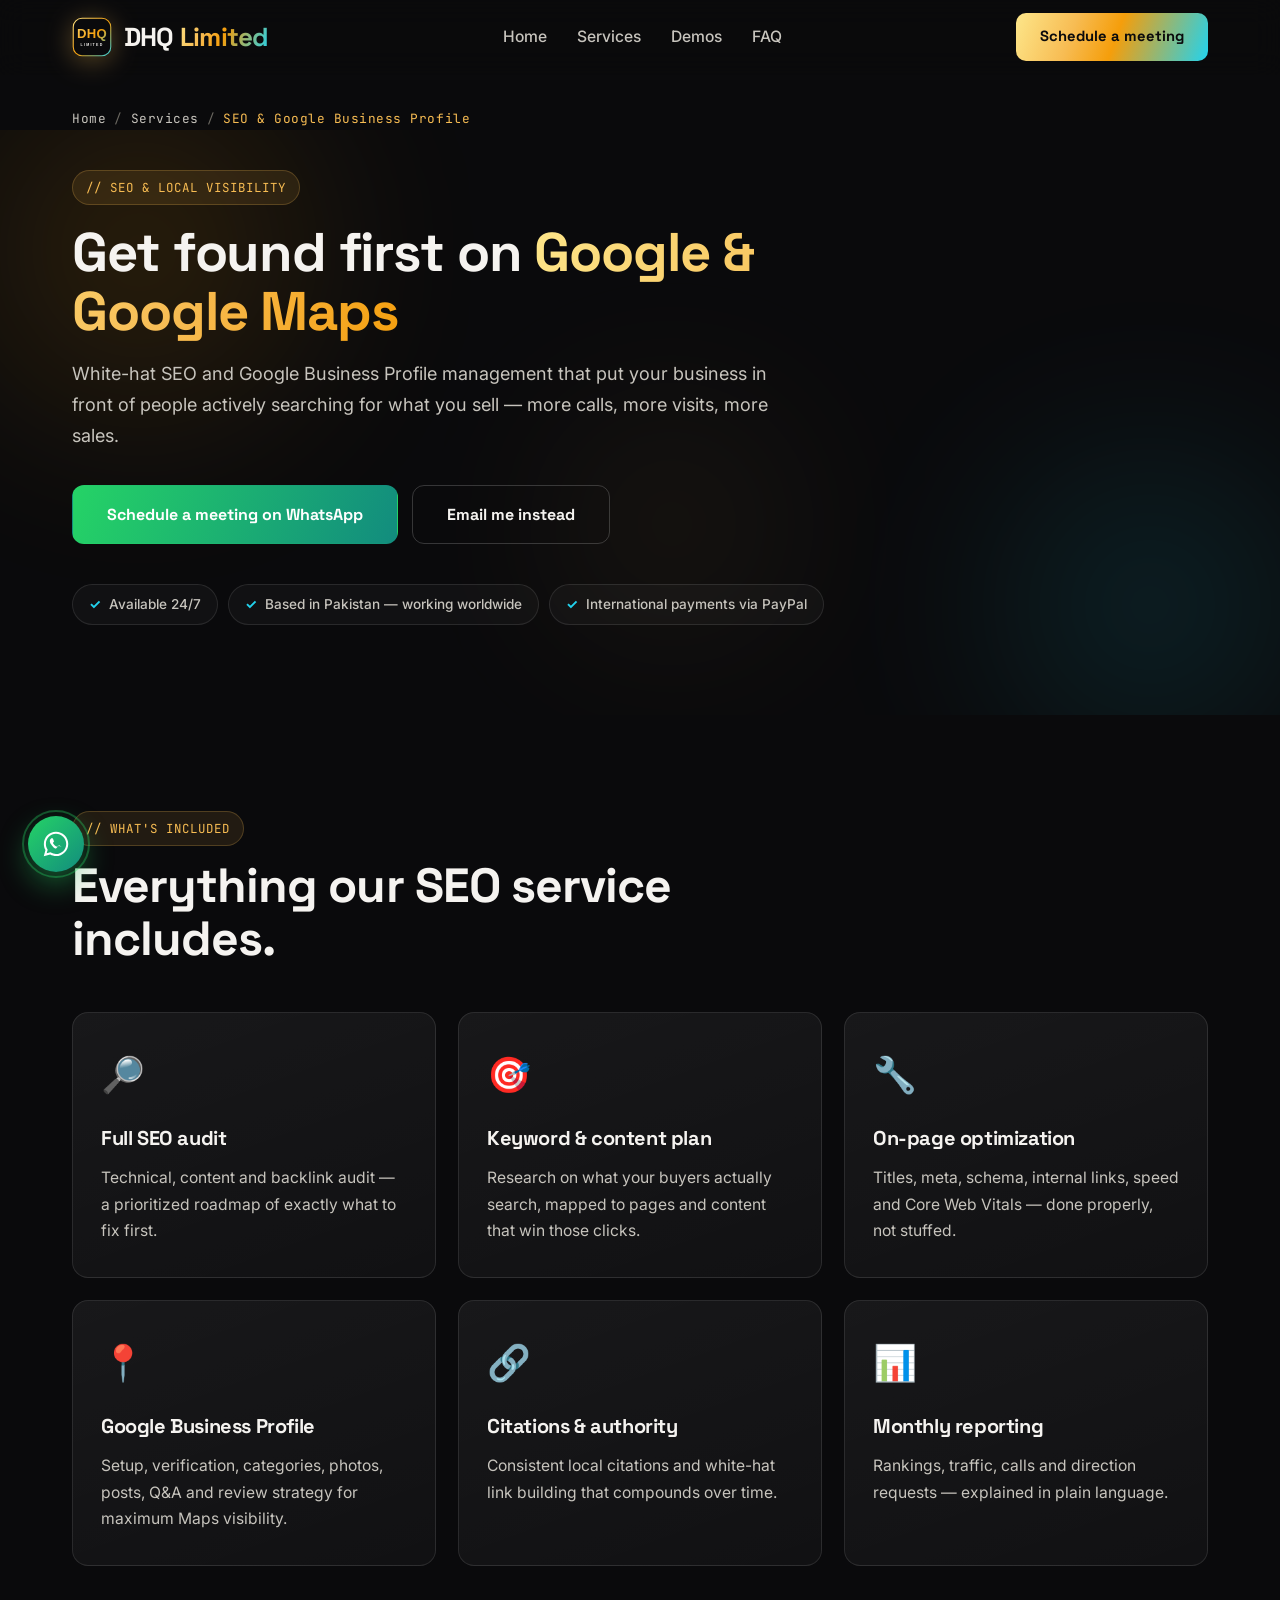
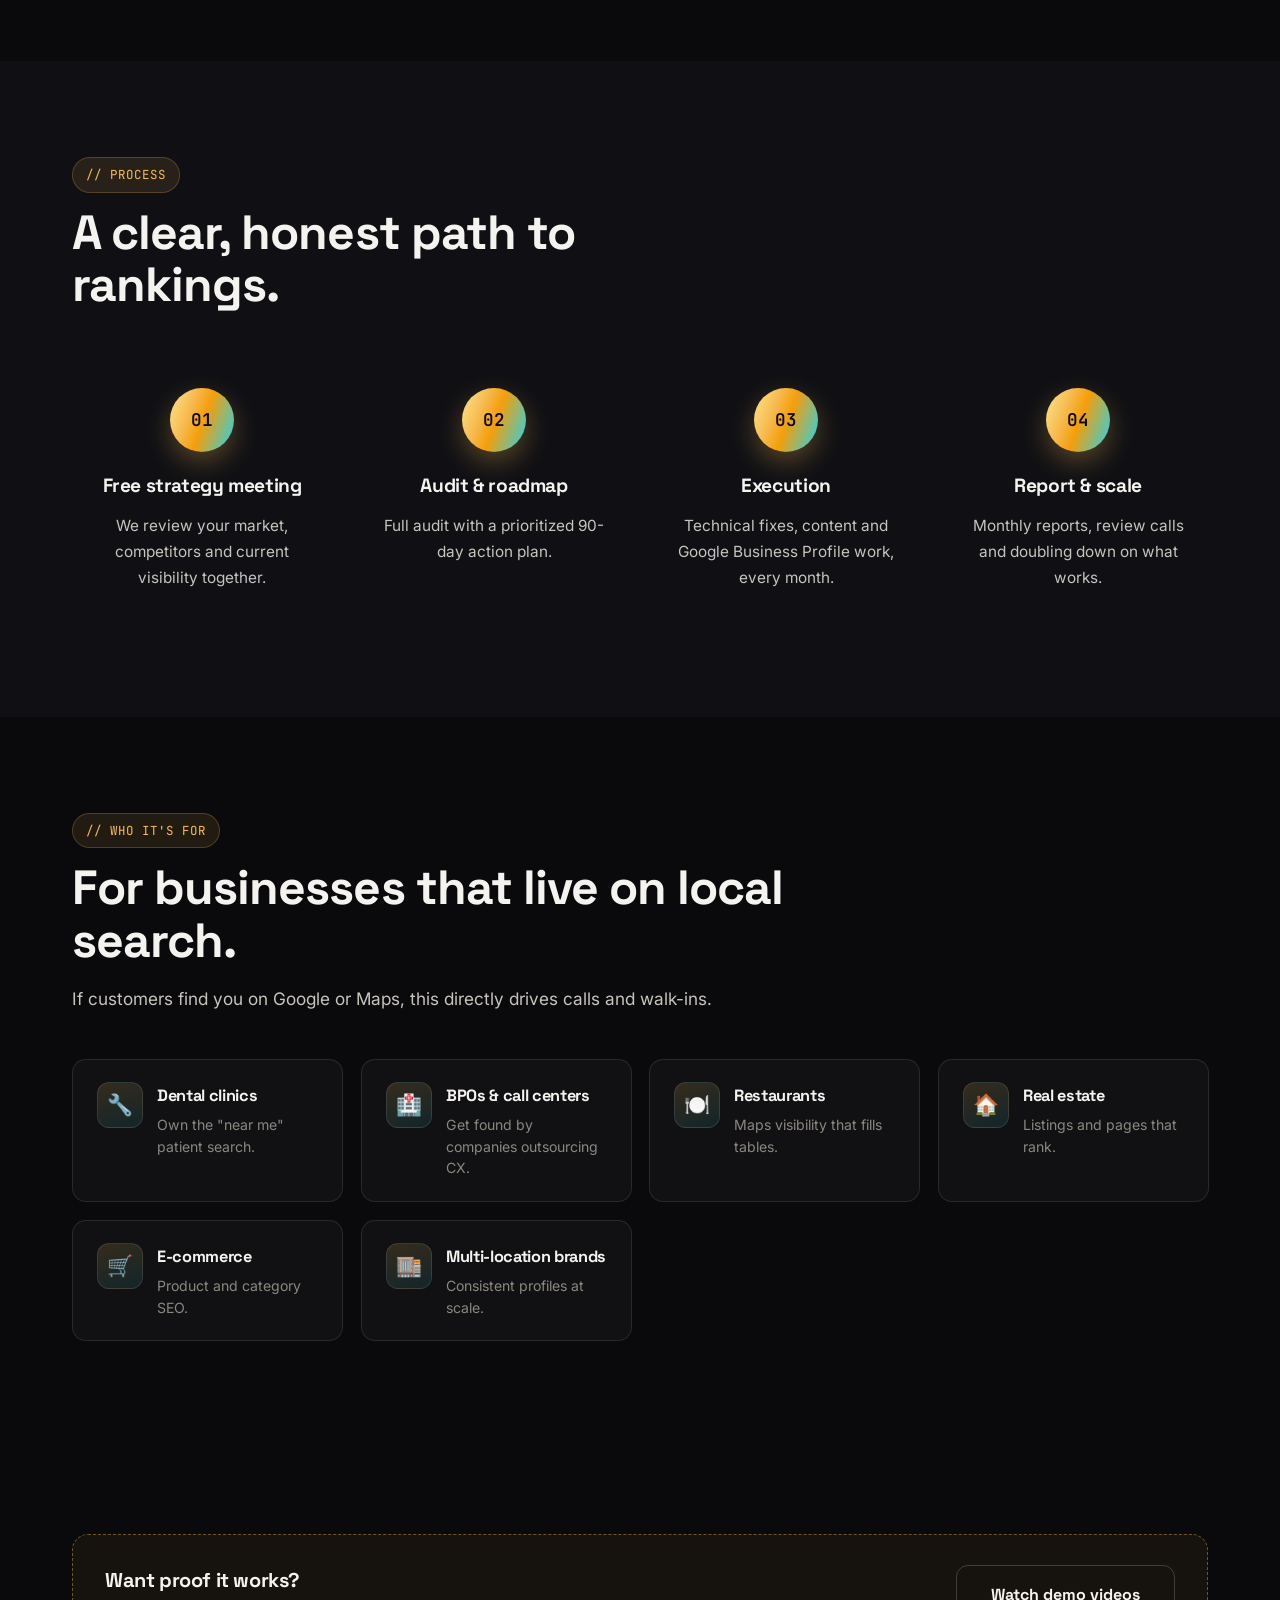
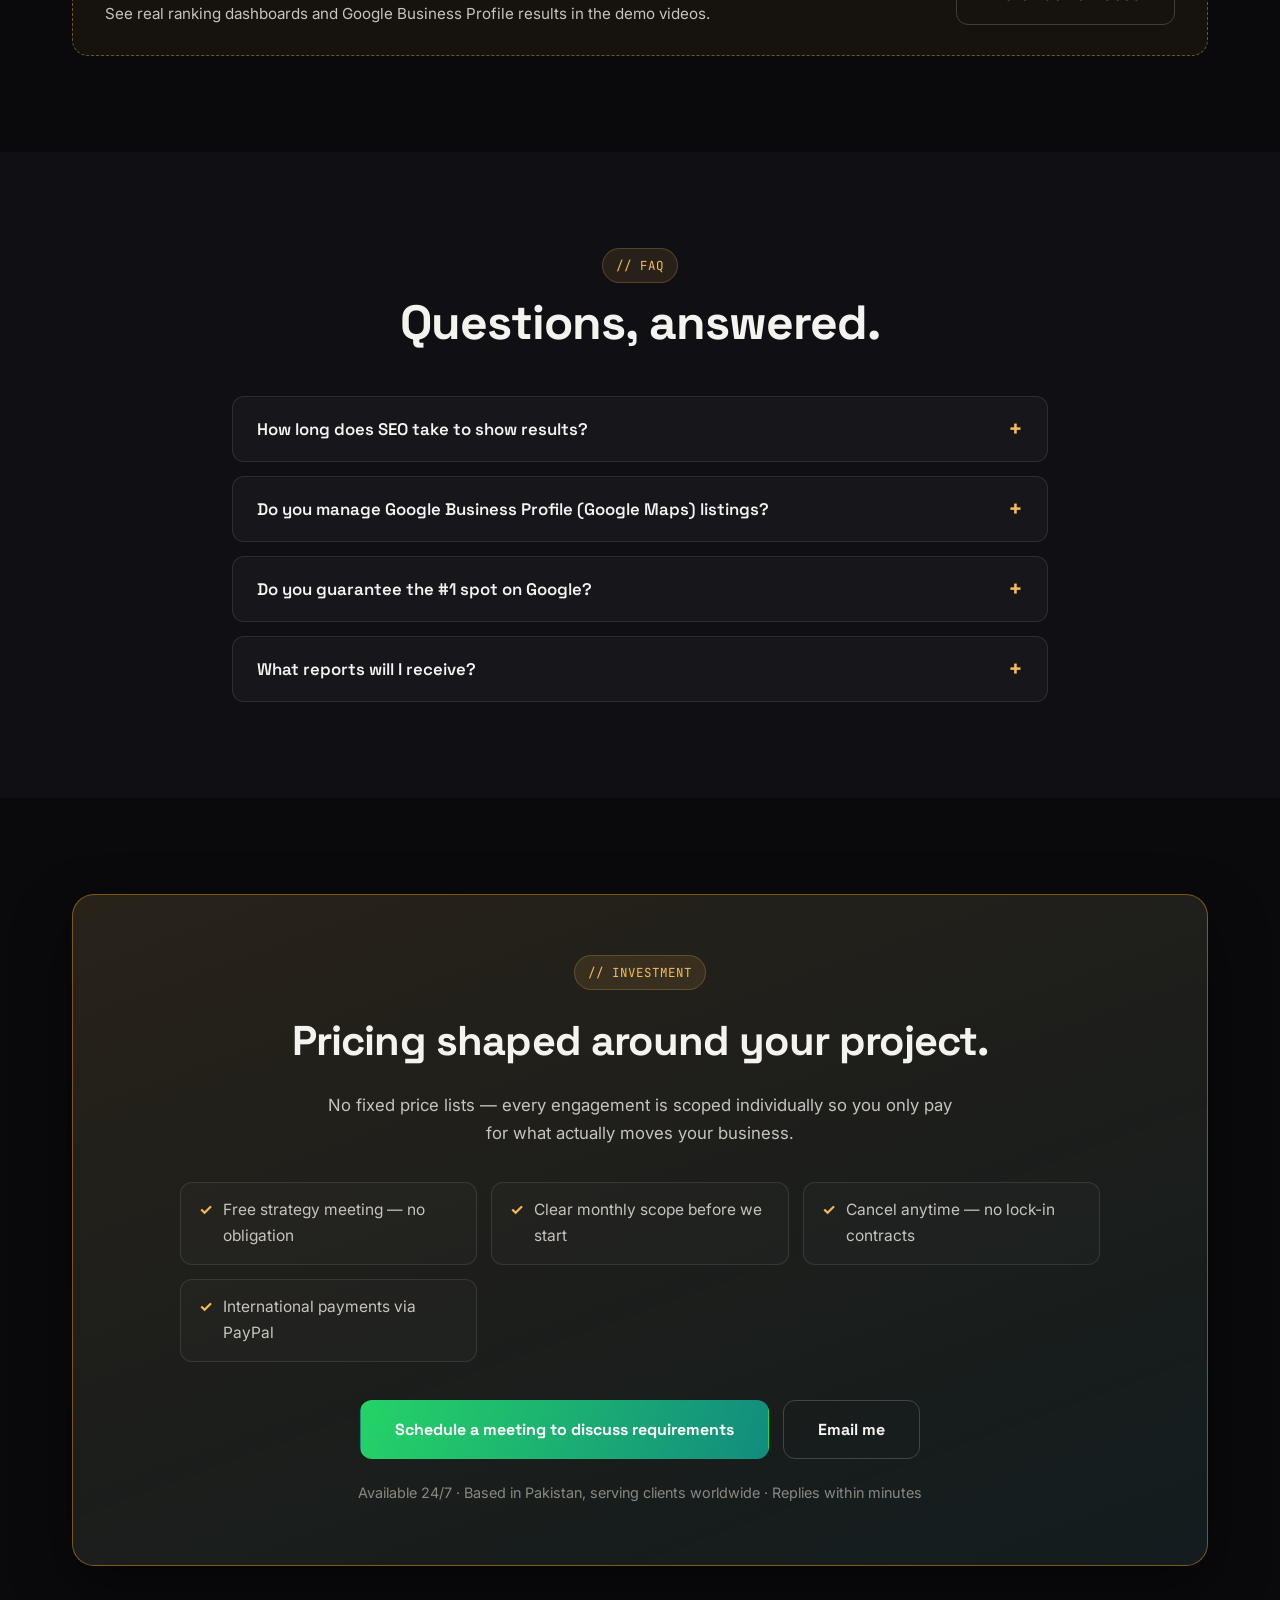
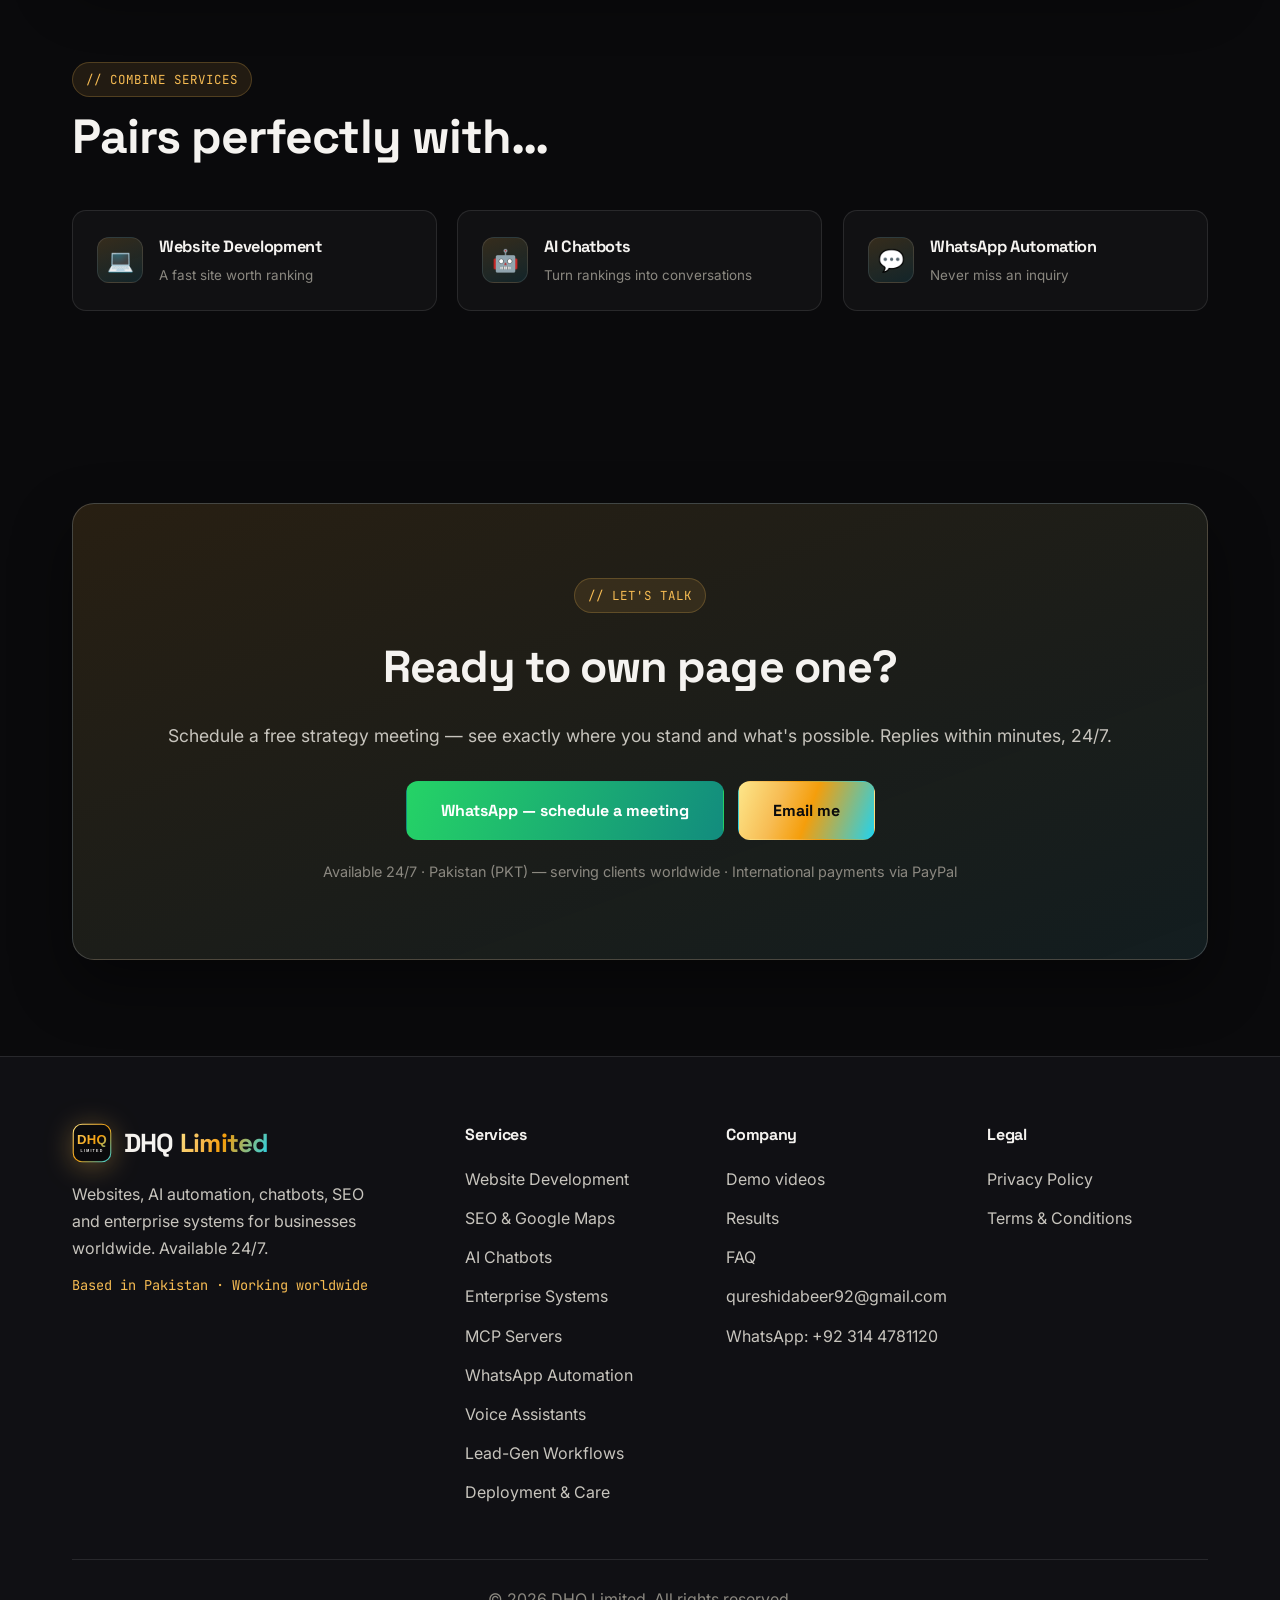
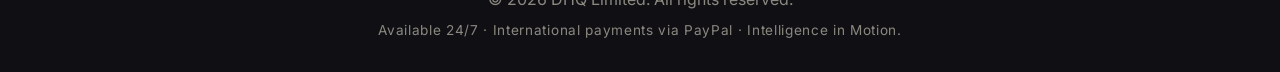
<file: seo-services.html>
<!DOCTYPE html>
<html lang="en">
<head>
    <meta charset="UTF-8">
    <meta name="viewport" content="width=device-width, initial-scale=1.0">
    <meta name="theme-color" content="#0a0a0c">
    <title>SEO &amp; Google Business Profile Services — DHQ Limited</title>
    <meta name="description" content="Technical SEO, content, links and Google Business Profile / Google Maps management that put you in front of ready-to-buy customers. Free strategy meeting.">
    <meta name="keywords" content="SEO services, search engine optimization expert, Google Business Profile optimization, Google Maps ranking, local SEO services, technical SEO audit, on-page SEO, link building, GMB management, local citations, dental clinic SEO, BPO marketing, DHQ Limited">
    <meta name="author" content="DHQ Limited">
    <meta name="robots" content="index, follow, max-image-preview:large">
    <link rel="canonical" href="https://dhqlimited.com/seo-services.html">
    <meta property="og:type" content="website">
    <meta property="og:site_name" content="DHQ Limited">
    <meta property="og:title" content="SEO &amp; Google Business Profile Services — DHQ Limited">
    <meta property="og:description" content="Rank higher on Google Search and Google Maps — technical SEO, content, local citations and Business Profile management that drive calls and visits.">
    <meta property="og:url" content="https://dhqlimited.com/seo-services.html">
    <meta property="og:image" content="https://dhqlimited.com/assets/images/client-meeting.jpg">
    <meta name="twitter:card" content="summary_large_image">
    <meta name="twitter:title" content="SEO &amp; Google Business Profile Services — DHQ Limited">
    <meta name="twitter:description" content="Technical SEO, local SEO and Google Maps management that drive calls and visits. Free strategy meeting.">
    <meta name="twitter:image" content="https://dhqlimited.com/assets/images/client-meeting.jpg">
    <script type="application/ld+json">
    {"@context":"https://schema.org","@graph":[
    {"@type":"Service","name":"SEO & Google Business Profile Management","serviceType":"Search Engine Optimization","url":"https://dhqlimited.com/seo-services.html","description":"Technical SEO audits, keyword research, on-page optimization, content strategy, link building and Google Business Profile / Google Maps management with monthly reporting.","areaServed":"Worldwide","provider":{"@type":"ProfessionalService","name":"DHQ Limited","url":"https://dhqlimited.com","telephone":"+92-314-4781120","email":"qureshidabeer92@gmail.com","address":{"@type":"PostalAddress","addressCountry":"PK"}},"hoursAvailable":{"@type":"OpeningHoursSpecification","dayOfWeek":["Monday","Tuesday","Wednesday","Thursday","Friday","Saturday","Sunday"],"opens":"00:00","closes":"23:59"}},
    {"@type":"BreadcrumbList","itemListElement":[{"@type":"ListItem","position":1,"name":"Home","item":"https://dhqlimited.com/"},{"@type":"ListItem","position":2,"name":"SEO & Google Business Profile","item":"https://dhqlimited.com/seo-services.html"}]},
    {"@type":"FAQPage","mainEntity":[
    {"@type":"Question","name":"How long does SEO take to show results?","acceptedAnswer":{"@type":"Answer","text":"Most businesses see measurable movement in 8–12 weeks, with stronger rankings and traffic compounding over 3–6 months. Local Maps results often improve faster."}},
    {"@type":"Question","name":"Do you manage Google Business Profile (Google Maps) listings?","acceptedAnswer":{"@type":"Answer","text":"Yes — setup, verification, category and service optimization, photos, posts, Q&A, review strategy and citation building for maximum Maps visibility."}},
    {"@type":"Question","name":"Do you guarantee the #1 spot on Google?","acceptedAnswer":{"@type":"Answer","text":"No ethical SEO expert can guarantee a #1 ranking — anyone who does is misleading you. We use proven white-hat methods, transparent reporting and realistic targets."}},
    {"@type":"Question","name":"What reports will I receive?","acceptedAnswer":{"@type":"Answer","text":"A clear monthly report covering rankings, traffic, calls, direction requests and completed work — in plain language, not jargon."}}
    ]}
    ]}
    </script>
    <link rel="icon" type="image/svg+xml" href="assets/favicon.svg">
    <link rel="preconnect" href="https://fonts.googleapis.com">
    <link rel="preconnect" href="https://fonts.gstatic.com" crossorigin>
    <link href="https://fonts.googleapis.com/css2?family=Space+Grotesk:wght@400;500;600;700&family=Inter:wght@400;500;600;700&family=JetBrains+Mono:wght@400;500;600&display=swap" rel="stylesheet">
    <link rel="stylesheet" href="styles.css">
</head>
<body>

    <!-- PRELOADER -->
    <div class="preloader" id="preloader" aria-hidden="true">
        <div class="preloader-mark">
            <img src="assets/logo.svg" alt="">
        </div>
        <div class="preloader-bar"><span></span></div>
    </div>

    <!-- SCROLL PROGRESS -->
    <div class="scroll-progress" id="scroll-progress" aria-hidden="true"></div>

    <!-- ===== NAVBAR ===== -->
    <nav class="navbar" id="navbar">
        <div class="nav-container">
            <a href="index.html" class="logo">
                <img src="assets/logo.svg" alt="DHQ Limited logo" class="logo-img">
                <span>DHQ<span class="logo-accent"> Limited</span></span>
            </a>
            <ul class="nav-links" id="nav-links">
                <li><a href="index.html">Home</a></li>
                <li><a href="index.html#services">Services</a></li>
                <li><a href="index.html#demos">Demos</a></li>
                <li><a href="index.html#faq">FAQ</a></li>
                <li class="nav-cta-mobile">
                    <a class="cta-button" href="https://wa.me/923144781120?text=Hi!%20I%27d%20like%20to%20schedule%20a%20meeting%20to%20discuss%20SEO%20and%20Google%20Business%20Profile%20for%20my%20business." target="_blank" rel="noopener">Schedule a meeting</a>
                </li>
            </ul>
            <a class="cta-button nav-cta-desktop" href="https://wa.me/923144781120?text=Hi!%20I%27d%20like%20to%20schedule%20a%20meeting%20to%20discuss%20SEO%20and%20Google%20Business%20Profile%20for%20my%20business." target="_blank" rel="noopener" >Schedule a meeting</a>
            <button class="nav-toggle" id="nav-toggle" aria-label="Toggle navigation" aria-expanded="false">
                <span></span><span></span><span></span>
            </button>
        </div>
    </nav>

    <!-- ===== BREADCRUMBS ===== -->
    <nav class="breadcrumbs" aria-label="Breadcrumb">
        <div class="container">
            <ol>
                <li><a href="index.html">Home</a></li>
                <li><a href="index.html#services">Services</a></li>
                <li aria-current="page">SEO &amp; Google Business Profile</li>
            </ol>
        </div>
    </nav>

    <!-- ===== HERO ===== -->
    <section class="service-hero" id="top">
        <div class="aurora" aria-hidden="true"><span class="orb orb-1"></span><span class="orb orb-2"></span><span class="orb orb-3"></span></div>
        <div class="container">
            <span class="mono-tag">// seo &amp; local visibility</span>
            <h1 class="reveal-up">Get found first on <span class="gradient-text">Google &amp; Google Maps</span></h1>
            <p class="hero-sub">White-hat SEO and Google Business Profile management that put your business in front of people actively searching for what you sell — more calls, more visits, more sales.</p>
            <div class="hero-buttons">
                <a class="btn whatsapp" href="https://wa.me/923144781120?text=Hi!%20I%27d%20like%20to%20schedule%20a%20meeting%20to%20discuss%20SEO%20and%20Google%20Business%20Profile%20for%20my%20business." target="_blank" rel="noopener">Schedule a meeting on WhatsApp</a>
                <a class="btn ghost" href="mailto:qureshidabeer92@gmail.com?subject=SEO%20Services%20%E2%80%94%20Schedule%20a%20Meeting">Email me instead</a>
            </div>
            <div class="trust-bar" aria-label="Trust badges">
                <span class="trust-chip"><span class="tick">✓</span> Available 24/7</span>
                <span class="trust-chip"><span class="tick">✓</span> Based in Pakistan — working worldwide</span>
                <span class="trust-chip"><span class="tick">✓</span> International payments via PayPal</span>
            </div>
        </div>
    </section>

    <!-- ===== WHAT'S INCLUDED ===== -->
    <section class="section" id="included">
        <div class="container">
            <div class="section-head">
                <span class="mono-tag">// what's included</span>
                <h2>Everything our SEO service includes.</h2>
            </div>
            <div class="deliverables-grid">
                <article class="feature-card reveal-up"><div class="feature-icon">🔎</div><h3>Full SEO audit</h3><p>Technical, content and backlink audit — a prioritized roadmap of exactly what to fix first.</p></article>
                <article class="feature-card reveal-up"><div class="feature-icon">🎯</div><h3>Keyword &amp; content plan</h3><p>Research on what your buyers actually search, mapped to pages and content that win those clicks.</p></article>
                <article class="feature-card reveal-up"><div class="feature-icon">🔧</div><h3>On-page optimization</h3><p>Titles, meta, schema, internal links, speed and Core Web Vitals — done properly, not stuffed.</p></article>
                <article class="feature-card reveal-up"><div class="feature-icon">📍</div><h3>Google Business Profile</h3><p>Setup, verification, categories, photos, posts, Q&amp;A and review strategy for maximum Maps visibility.</p></article>
                <article class="feature-card reveal-up"><div class="feature-icon">🔗</div><h3>Citations &amp; authority</h3><p>Consistent local citations and white-hat link building that compounds over time.</p></article>
                <article class="feature-card reveal-up"><div class="feature-icon">📊</div><h3>Monthly reporting</h3><p>Rankings, traffic, calls and direction requests — explained in plain language.</p></article>
            </div>
        </div>
    </section>

    <!-- ===== PROCESS ===== -->
    <section class="section alt" id="process">
        <div class="container">
            <div class="section-head">
                <span class="mono-tag">// process</span>
                <h2>A clear, honest path to rankings.</h2>
            </div>
            <div class="process-steps">
                <div class="step reveal-up"><div class="step-number">01</div><h3>Free strategy meeting</h3><p>We review your market, competitors and current visibility together.</p></div>
                <div class="step reveal-up"><div class="step-number">02</div><h3>Audit &amp; roadmap</h3><p>Full audit with a prioritized 90-day action plan.</p></div>
                <div class="step reveal-up"><div class="step-number">03</div><h3>Execution</h3><p>Technical fixes, content and Google Business Profile work, every month.</p></div>
                <div class="step reveal-up"><div class="step-number">04</div><h3>Report &amp; scale</h3><p>Monthly reports, review calls and doubling down on what works.</p></div>
            </div>
        </div>
    </section>

    <!-- ===== WHO IT'S FOR ===== -->
    <section class="section" id="who">
        <div class="container">
            <div class="section-head">
                <span class="mono-tag">// who it's for</span>
                <h2>For businesses that live on local search.</h2>
                <p class="section-subtitle">If customers find you on Google or Maps, this directly drives calls and walk-ins.</p>
            </div>
            <div class="fit-grid">
                <div class="fit-card reveal-up"><div class="service-icon">🔧</div><div><h3>Dental clinics</h3><p>Own the "near me" patient search.</p></div></div>
                <div class="fit-card reveal-up"><div class="service-icon">🏥</div><div><h3>BPOs &amp; call centers</h3><p>Get found by companies outsourcing CX.</p></div></div>
                <div class="fit-card reveal-up"><div class="service-icon">🍽️</div><div><h3>Restaurants</h3><p>Maps visibility that fills tables.</p></div></div>
                <div class="fit-card reveal-up"><div class="service-icon">🏠</div><div><h3>Real estate</h3><p>Listings and pages that rank.</p></div></div>
                <div class="fit-card reveal-up"><div class="service-icon">🛒</div><div><h3>E-commerce</h3><p>Product and category SEO.</p></div></div>
                <div class="fit-card reveal-up"><div class="service-icon">🏬</div><div><h3>Multi-location brands</h3><p>Consistent profiles at scale.</p></div></div>
            </div>
        </div>
    </section>

    <!-- ===== DEMO ===== -->
    <section class="section" id="demo">
        <div class="container">
            <div class="demo-cta reveal-up">
                <div>
                    <h3>Want proof it works?</h3>
                    <p>See real ranking dashboards and Google Business Profile results in the demo videos.</p>
                </div>
                <a class="btn ghost" href="index.html#demos">Watch demo videos</a>
            </div>
        </div>
    </section>

    <!-- ===== FAQ ===== -->
    <section class="section alt faq" id="faq">
        <div class="container narrow">
            <div class="section-head center">
                <span class="mono-tag">// faq</span>
                <h2>Questions, answered.</h2>
            </div>
            <div class="faq-list">
                <div class="faq-item">
                    <button class="faq-question" aria-expanded="false">How long does SEO take to show results?<span class="faq-icon">+</span></button>
                    <div class="faq-answer"><p>Most businesses see measurable movement in 8–12 weeks, with stronger rankings and traffic compounding over 3–6 months. Local Maps results often improve faster.</p></div>
                </div>
                <div class="faq-item">
                    <button class="faq-question" aria-expanded="false">Do you manage Google Business Profile (Google Maps) listings?<span class="faq-icon">+</span></button>
                    <div class="faq-answer"><p>Yes — setup, verification, categories, photos, posts, Q&amp;A, review strategy and citation building for maximum Maps visibility.</p></div>
                </div>
                <div class="faq-item">
                    <button class="faq-question" aria-expanded="false">Do you guarantee the #1 spot on Google?<span class="faq-icon">+</span></button>
                    <div class="faq-answer"><p>No ethical SEO expert can guarantee a #1 ranking — anyone who does is misleading you. We use proven white-hat methods, transparent reporting and realistic targets.</p></div>
                </div>
                <div class="faq-item">
                    <button class="faq-question" aria-expanded="false">What reports will I receive?<span class="faq-icon">+</span></button>
                    <div class="faq-answer"><p>A clear monthly report covering rankings, traffic, calls, direction requests and completed work — in plain language, not jargon.</p></div>
                </div>
            </div>
        </div>
    </section>

    <!-- ===== INVESTMENT ===== -->
    <section class="section" id="pricing">
        <div class="container">
            <div class="invest-card reveal-up">
                <span class="mono-tag">// investment</span>
                <h2>Pricing shaped around your project.</h2>
                <p>No fixed price lists — every engagement is scoped individually so you only pay for what actually moves your business.</p>
                <ul class="invest-points">
                    <li><span class="check">✓</span> Free strategy meeting — no obligation</li>
                    <li><span class="check">✓</span> Clear monthly scope before we start</li>
                    <li><span class="check">✓</span> Cancel anytime — no lock-in contracts</li>
                    <li><span class="check">✓</span> International payments via PayPal</li>
                </ul>
                <div class="cta-buttons">
                    <a href="https://wa.me/923144781120?text=Hi!%20I%27d%20like%20to%20schedule%20a%20meeting%20to%20discuss%20SEO%20and%20Google%20Business%20Profile%20for%20my%20business." target="_blank" rel="noopener" class="btn whatsapp">Schedule a meeting to discuss requirements</a>
                    <a href="mailto:qureshidabeer92@gmail.com?subject=SEO%20Services%20%E2%80%94%20Schedule%20a%20Meeting" class="btn ghost">Email me</a>
                </div>
                <p class="invest-note">Available 24/7 · Based in Pakistan, serving clients worldwide · Replies within minutes</p>
            </div>
        </div>
    </section>

    <!-- ===== RELATED SERVICES ===== -->
    <section class="section" id="related" style="padding-top: 0;">
        <div class="container">
            <div class="section-head">
                <span class="mono-tag">// combine services</span>
                <h2>Pairs perfectly with…</h2>
            </div>
            <div class="related-grid">
                <a class="related-card reveal-up" href="website-development.html"><div class="service-icon">💻</div><div><h3>Website Development</h3><span>A fast site worth ranking</span></div></a>
                <a class="related-card reveal-up" href="chatbot-development.html"><div class="service-icon">🤖</div><div><h3>AI Chatbots</h3><span>Turn rankings into conversations</span></div></a>
                <a class="related-card reveal-up" href="whatsapp-automation.html"><div class="service-icon">💬</div><div><h3>WhatsApp Automation</h3><span>Never miss an inquiry</span></div></a>
            </div>
        </div>
    </section>

    <!-- ===== CTA ===== -->
    <section class="section cta-section" id="contact">
        <div class="container">
            <div class="cta">
                <span class="mono-tag">// let's talk</span>
                <h2>Ready to own page one?</h2>
                <p>Schedule a free strategy meeting — see exactly where you stand and what's possible. Replies within minutes, 24/7.</p>
                <div class="cta-buttons">
                    <a href="https://wa.me/923144781120?text=Hi!%20I%27d%20like%20to%20schedule%20a%20meeting%20to%20discuss%20SEO%20and%20Google%20Business%20Profile%20for%20my%20business." target="_blank" rel="noopener" class="btn whatsapp">WhatsApp — schedule a meeting</a>
                    <a href="mailto:qureshidabeer92@gmail.com?subject=SEO%20Services%20%E2%80%94%20Schedule%20a%20Meeting" class="btn primary">Email me</a>
                </div>
                <p class="cta-note">Available 24/7 · Pakistan (PKT) — serving clients worldwide · International payments via PayPal</p>
            </div>
        </div>
    </section>

    <!-- ===== FOOTER ===== -->
    <footer class="footer">
        <div class="container">
            <div class="footer-content">
                <div class="footer-column brand">
                    <a href="index.html" class="logo">
                        <img src="assets/logo.svg" alt="DHQ Limited logo" class="logo-img">
                        <span>DHQ<span class="logo-accent"> Limited</span></span>
                    </a>
                    <p class="footer-desc">Websites, AI automation, chatbots, SEO and enterprise systems for businesses worldwide. Available 24/7.</p>
                    <p class="footer-handle">Based in Pakistan · Working worldwide</p>
                </div>
                <div class="footer-column">
                    <h4>Services</h4>
                    <ul>
                        <li><a href="website-development.html">Website Development</a></li>
                        <li><a href="seo-services.html">SEO &amp; Google Maps</a></li>
                        <li><a href="chatbot-development.html">AI Chatbots</a></li>
                        <li><a href="enterprise-systems.html">Enterprise Systems</a></li>
                        <li><a href="mcp-server-development.html">MCP Servers</a></li>
                        <li><a href="whatsapp-automation.html">WhatsApp Automation</a></li>
                        <li><a href="voice-assistant-automation.html">Voice Assistants</a></li>
                        <li><a href="ai-automation-workflows.html">Lead-Gen Workflows</a></li>
                        <li><a href="deployment-maintenance.html">Deployment &amp; Care</a></li>
                    </ul>
                </div>
                <div class="footer-column">
                    <h4>Company</h4>
                    <ul>
                        <li><a href="index.html#demos">Demo videos</a></li>
                        <li><a href="index.html#results">Results</a></li>
                        <li><a href="index.html#faq">FAQ</a></li>
                        <li><a href="mailto:qureshidabeer92@gmail.com">qureshidabeer92@gmail.com</a></li>
                        <li><a href="https://wa.me/923144781120" target="_blank" rel="noopener">WhatsApp: +92 314 4781120</a></li>
                    </ul>
                </div>
                <div class="footer-column">
                    <h4>Legal</h4>
                    <ul>
                        <li><a href="privacy-policy.html">Privacy Policy</a></li>
                        <li><a href="terms-and-conditions.html">Terms &amp; Conditions</a></li>
                    </ul>
                </div>
            </div>
            <div class="footer-bottom">
                <p>&copy; <span id="year"></span> DHQ Limited. All rights reserved.</p>
                <p class="footer-tag">Available 24/7 · International payments via PayPal · Intelligence in Motion.</p>
            </div>
        </div>
    </footer>

    <!-- FLOATING WHATSAPP -->
    <a href="https://wa.me/923144781120?text=Hi!%20I%27d%20like%20to%20schedule%20a%20free%20meeting%20to%20discuss%20a%20project." class="wa-float" target="_blank" rel="noopener" aria-label="Chat with DHQ Limited on WhatsApp">
        <svg viewBox="0 0 448 512" aria-hidden="true"><path d="M380.9 97.1C339 55.1 283.2 32 223.9 32c-122.4 0-222 99.6-222 222 0 39.1 10.2 77.3 29.6 111L0 480l117.7-30.9c32.4 17.7 68.9 27 106.1 27h.1c122.3 0 224.1-99.6 224.1-222 0-59.3-25.2-115-67.1-157zm-157 341.6c-33.2 0-65.7-8.9-94-25.7l-6.7-4-69.8 18.3L72 359.2l-4.4-7c-18.5-29.4-28.2-63.3-28.2-98.2 0-101.7 82.8-184.5 184.6-184.5 49.3 0 95.6 19.2 130.4 54.1 34.8 34.9 56.2 81.2 56.1 130.5 0 101.8-84.9 184.6-186.6 184.6zm101.2-138.2c-5.5-2.8-32.8-16.2-37.9-18-5.1-1.9-8.8-2.8-12.5 2.8-3.7 5.6-14.3 18-17.6 21.8-3.2 3.7-6.5 4.2-12 1.4-32.6-16.3-54-29.1-75.5-66-5.7-9.8 5.7-9.1 16.3-30.3 1.8-3.7.9-6.9-.5-9.7-1.4-2.8-12.5-30.1-17.1-41.2-4.5-10.8-9.1-9.3-12.5-9.5-3.2-.2-6.9-.2-10.6-.2-3.7 0-9.7 1.4-14.8 6.9-5.1 5.6-19.4 19-19.4 46.3 0 27.3 19.9 53.7 22.6 57.4 2.8 3.7 39.1 59.7 74.8 74.8 3.7 1.4 6.9 2.3 9.7 2.3 5.3 0 9.7-3.9 11.5-6.2 1.9-2.3 23.2-28.4 26.4-33.4 3.2-5 1-8.3-1.4-11.1z"/></svg>
    </a>

    <!-- BACK TO TOP -->
    <button class="back-to-top" id="back-to-top" aria-label="Back to top">↑</button>

    <script src="script.js"></script>
</body>
</html>
</file>
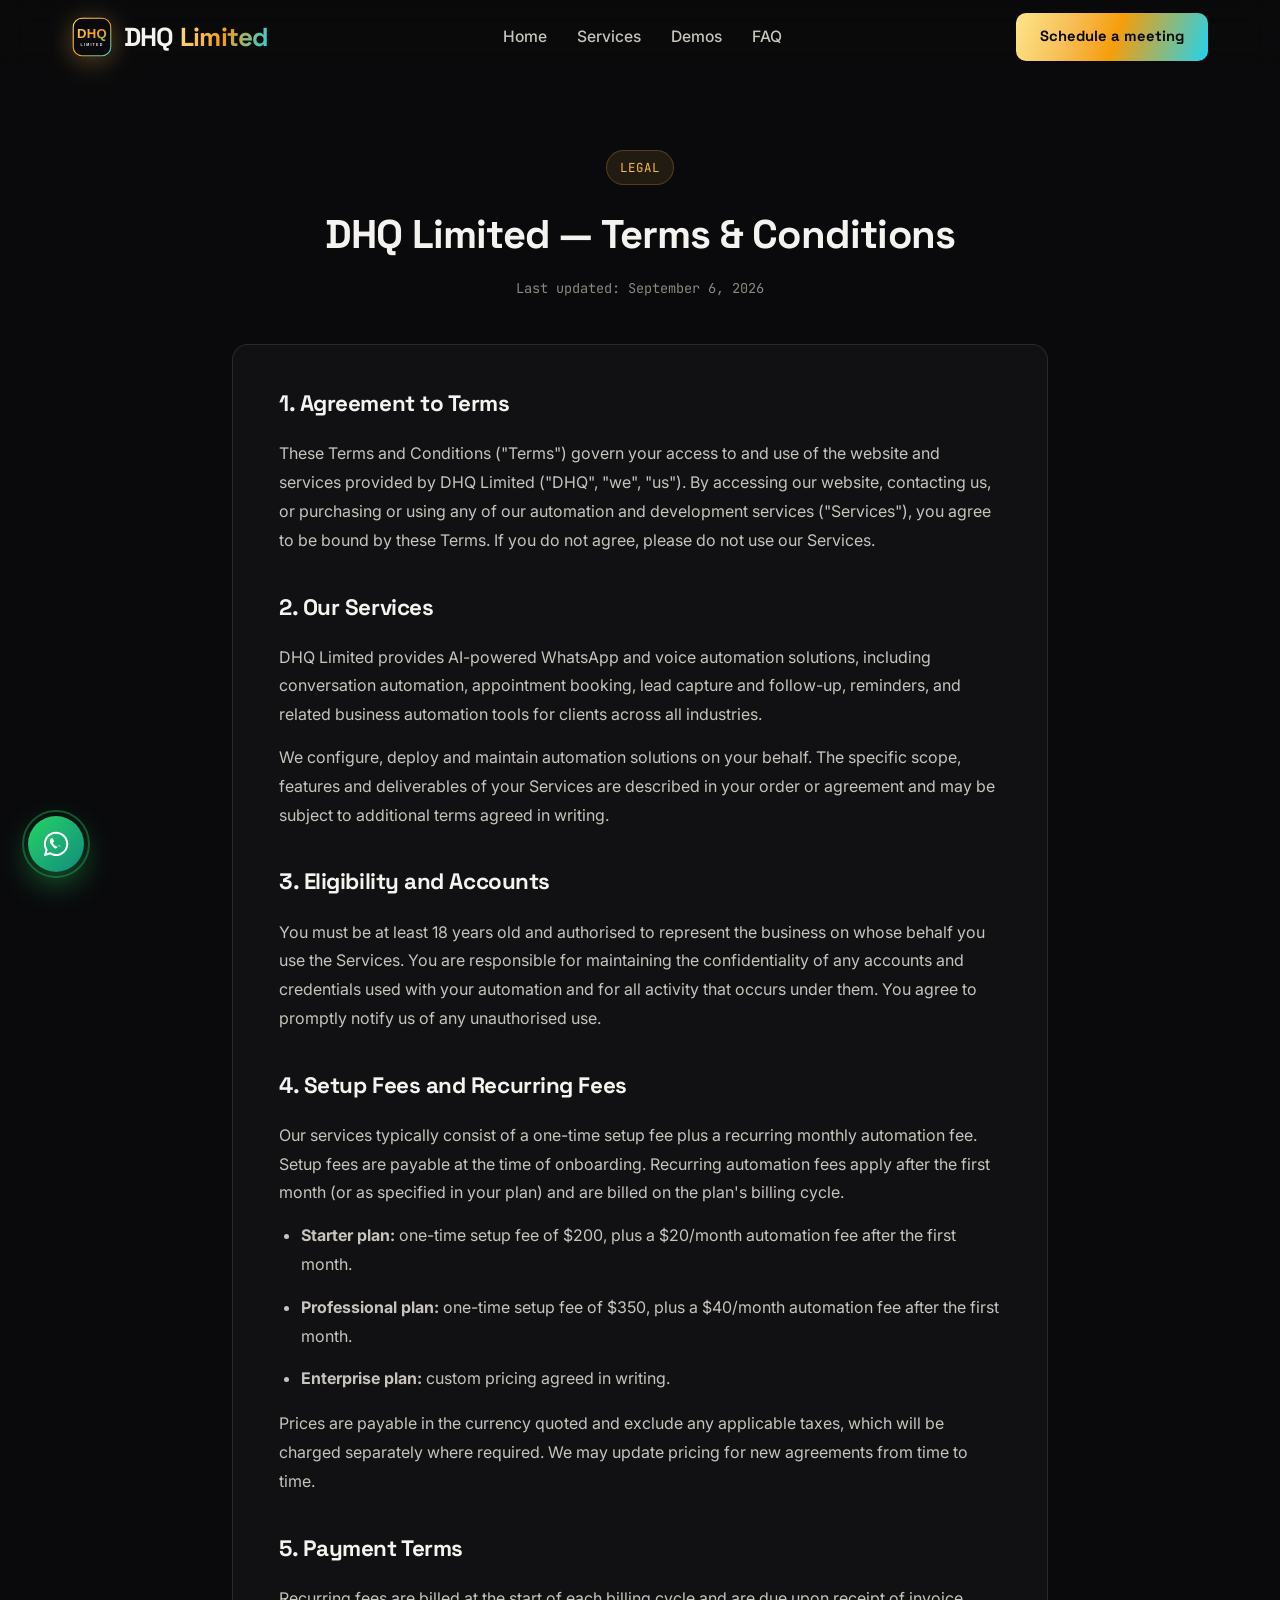
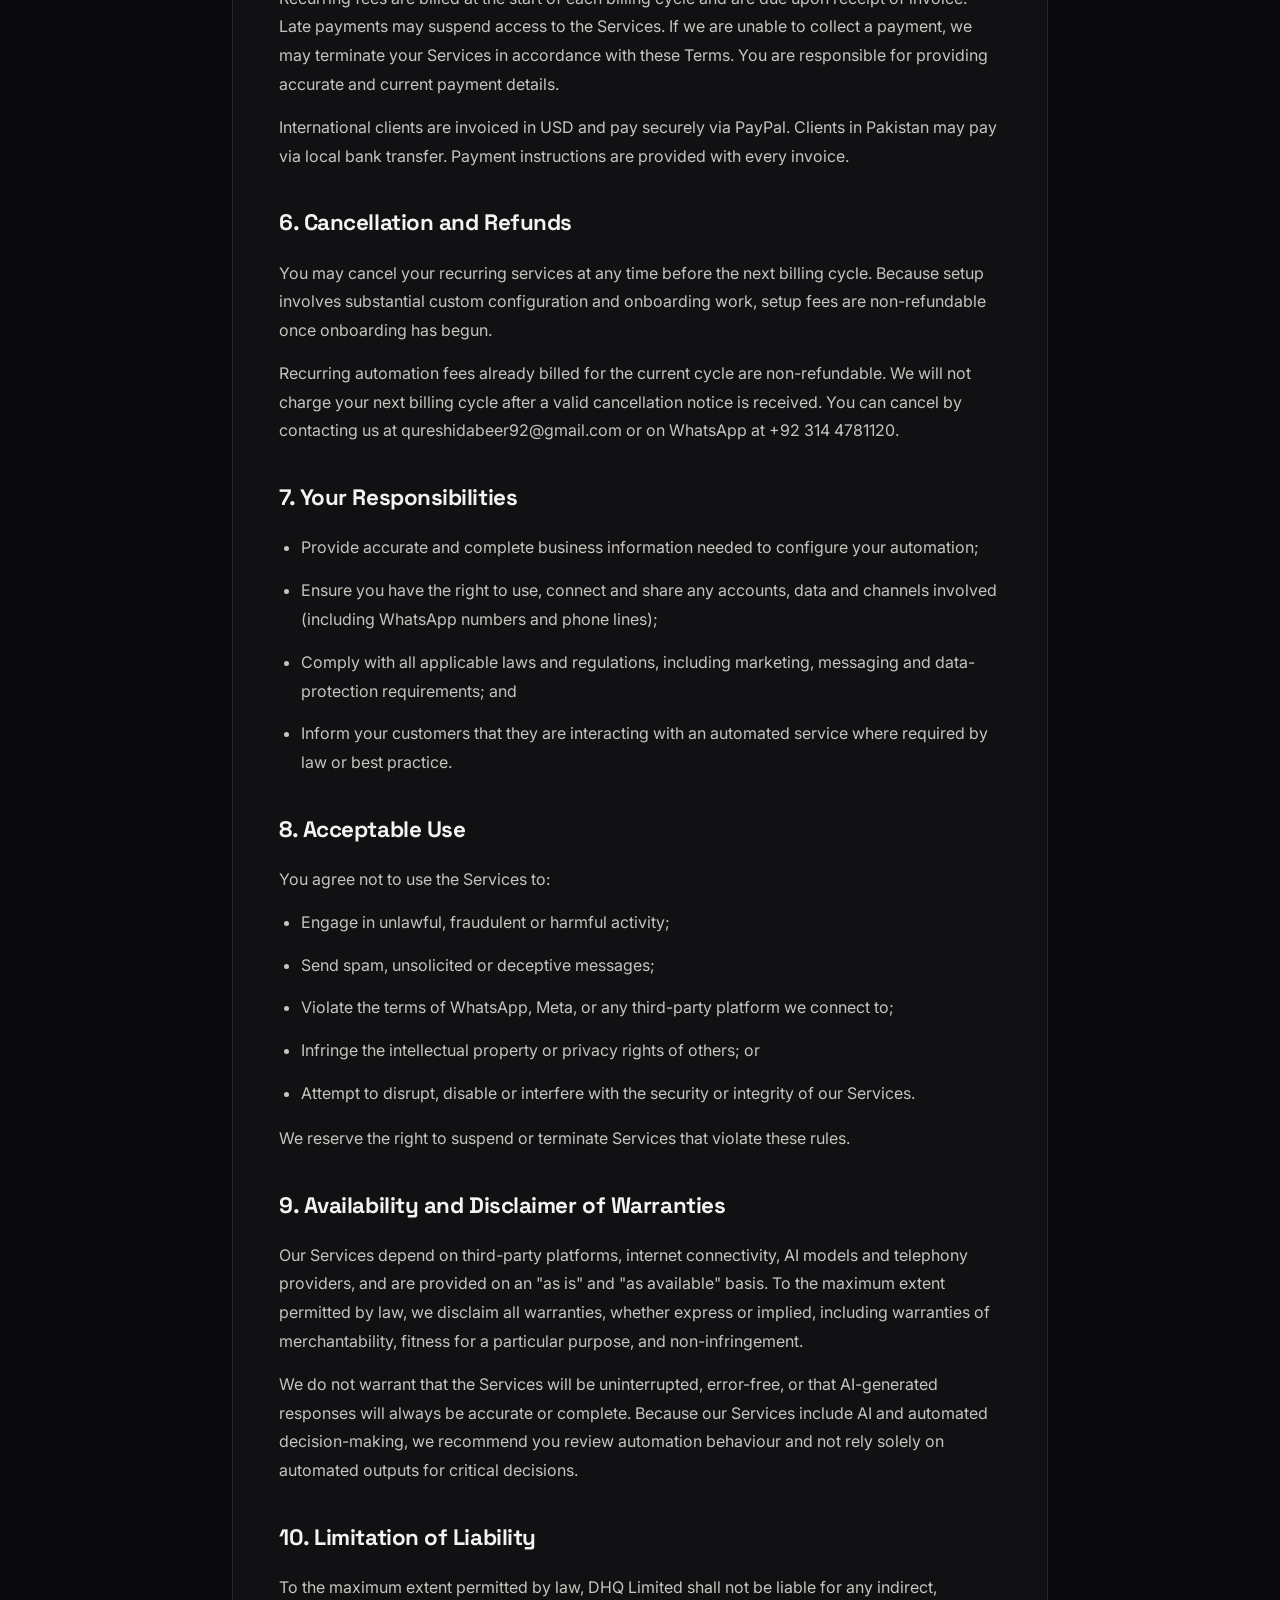
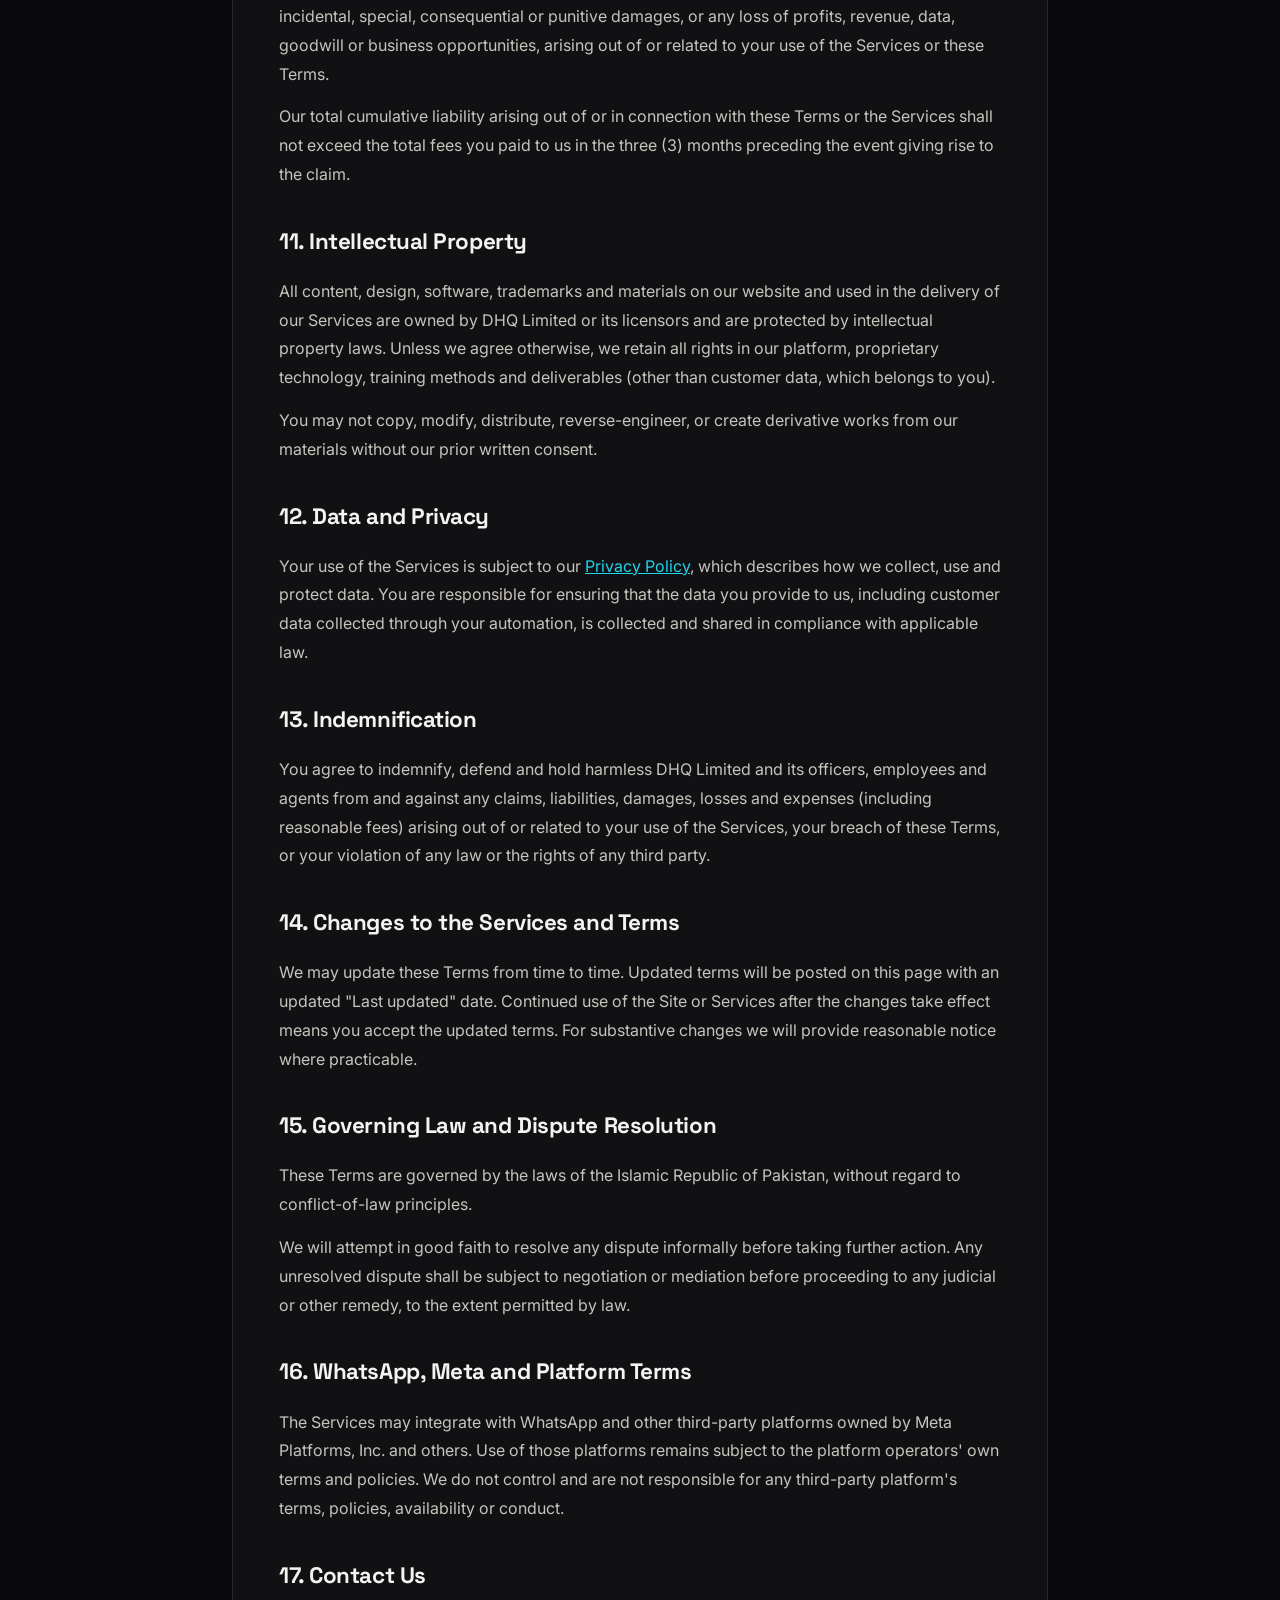
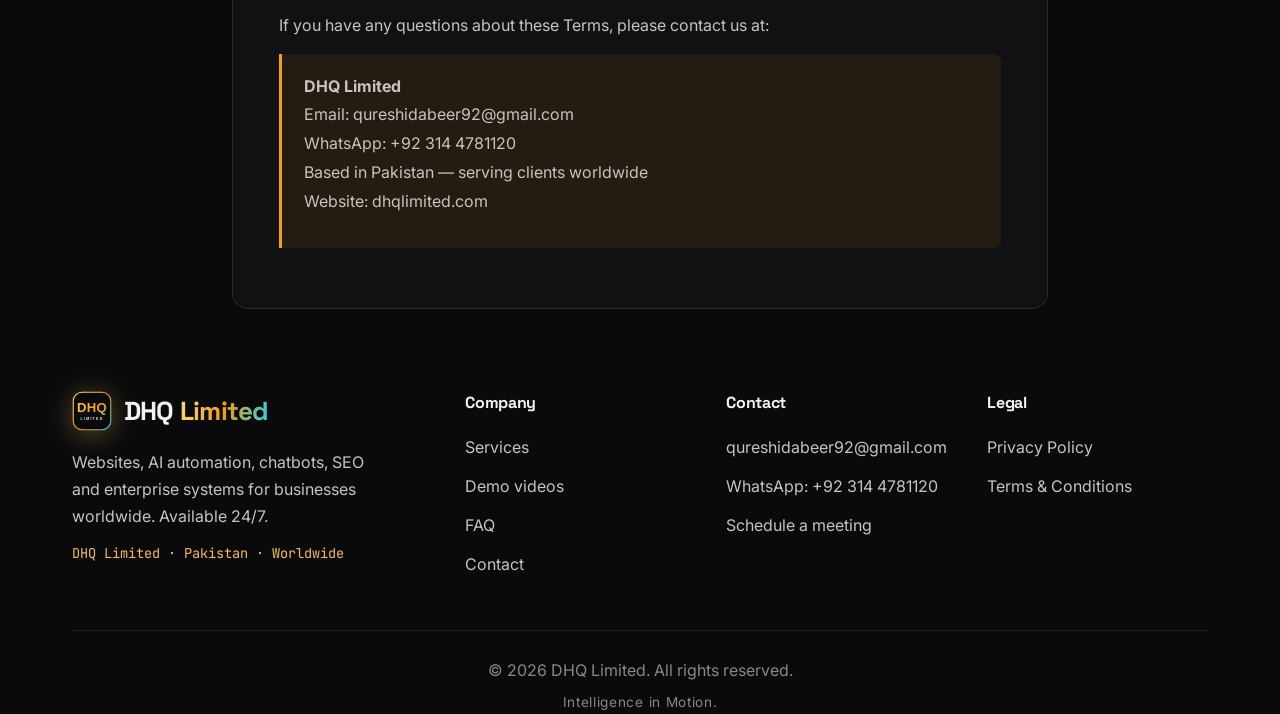
<file: terms-and-conditions.html>
<!DOCTYPE html>
<html lang="en">
<head>
    <meta charset="UTF-8">
    <meta name="viewport" content="width=device-width, initial-scale=1.0">
    <meta name="theme-color" content="#0a0a0c">
    <title>Terms & Conditions — DHQ Limited</title>
    <meta name="description" content="Terms and Conditions for DHQ Limited. Read the terms governing our automation and development services, payments, and use of our website.">
    <meta name="robots" content="index, follow">
    <link rel="canonical" href="https://dhqlimited.com/terms-and-conditions.html">
    <meta property="og:title" content="Terms &amp; Conditions — DHQ Limited">
    <meta property="og:description" content="The terms governing use of DHQ Limited automation and development services.">
    <meta property="og:url" content="https://dhqlimited.com/terms-and-conditions.html">
    <link rel="icon" type="image/svg+xml" href="assets/favicon.svg">
    <link rel="preconnect" href="https://fonts.googleapis.com">
    <link rel="preconnect" href="https://fonts.gstatic.com" crossorigin>
    <link rel="stylesheet" href="styles.css">
    <link href="https://fonts.googleapis.com/css2?family=Space+Grotesk:wght@400;500;600;700&family=Inter:wght@400;500;600;700&family=JetBrains+Mono:wght@400;500;600&display=swap" rel="stylesheet">
</head>
<body>

    <!-- ===== NAVBAR ===== -->
    <nav class="navbar">
        <div class="nav-container">
            <a href="index.html" class="logo">
                <img src="assets/logo.svg" alt="DHQ Limited logo" class="logo-img">
                <span>DHQ<span class="logo-accent"> Limited</span></span>
            </a>
            <ul class="nav-links" id="nav-links">
                <li><a href="index.html">Home</a></li>
                <li><a href="index.html#services">Services</a></li>
                <li><a href="index.html#demos">Demos</a></li>
                <li><a href="index.html#faq">FAQ</a></li>
                <li class="nav-cta-mobile">
                    <a class="cta-button" href="https://wa.me/923144781120?text=Hi!%20I%27d%20like%20to%20schedule%20a%20free%20meeting%20to%20discuss%20a%20project." target="_blank" rel="noopener">Schedule a meeting</a>
                </li>
            </ul>
            <a class="cta-button nav-cta-desktop" href="https://wa.me/923144781120?text=Hi!%20I%27d%20like%20to%20schedule%20a%20free%20meeting%20to%20discuss%20a%20project." target="_blank" rel="noopener" >Schedule a meeting</a>
            <button class="nav-toggle" id="nav-toggle" aria-label="Toggle navigation" aria-expanded="false">
                <span></span><span></span><span></span>
            </button>
        </div>
    </nav>

    <!-- ===== TERMS ===== -->
    <section class="legal">
        <div class="container">
            <div class="legal-header">
                <span class="eyebrow">Legal</span>
                <h1>DHQ Limited — Terms &amp; Conditions</h1>
                <p class="legal-updated">Last updated: September 6, 2026</p>
            </div>
            <div class="legal-card">
                <h2>1. Agreement to Terms</h2>
                <p>These Terms and Conditions ("Terms") govern your access to and use of the website and services provided by DHQ Limited ("DHQ", "we", "us"). By accessing our website, contacting us, or purchasing or using any of our automation and development services ("Services"), you agree to be bound by these Terms. If you do not agree, please do not use our Services.</p>

                <h2>2. Our Services</h2>
                <p>DHQ Limited provides AI-powered WhatsApp and voice automation solutions, including conversation automation, appointment booking, lead capture and follow-up, reminders, and related business automation tools for clients across all industries.</p>
                <p>We configure, deploy and maintain automation solutions on your behalf. The specific scope, features and deliverables of your Services are described in your order or agreement and may be subject to additional terms agreed in writing.</p>

                <h2>3. Eligibility and Accounts</h2>
                <p>You must be at least 18 years old and authorised to represent the business on whose behalf you use the Services. You are responsible for maintaining the confidentiality of any accounts and credentials used with your automation and for all activity that occurs under them. You agree to promptly notify us of any unauthorised use.</p>

                <h2>4. Setup Fees and Recurring Fees</h2>
                <p>Our services typically consist of a one-time setup fee plus a recurring monthly automation fee. Setup fees are payable at the time of onboarding. Recurring automation fees apply after the first month (or as specified in your plan) and are billed on the plan's billing cycle.</p>
                <ul>
                    <li><strong>Starter plan:</strong> one-time setup fee of $200, plus a $20/month automation fee after the first month.</li>
                    <li><strong>Professional plan:</strong> one-time setup fee of $350, plus a $40/month automation fee after the first month.</li>
                    <li><strong>Enterprise plan:</strong> custom pricing agreed in writing.</li>
                </ul>
                <p>Prices are payable in the currency quoted and exclude any applicable taxes, which will be charged separately where required. We may update pricing for new agreements from time to time.</p>

                <h2>5. Payment Terms</h2>
                <p>Recurring fees are billed at the start of each billing cycle and are due upon receipt of invoice. Late payments may suspend access to the Services. If we are unable to collect a payment, we may terminate your Services in accordance with these Terms. You are responsible for providing accurate and current payment details.</p>
                <p>International clients are invoiced in USD and pay securely via PayPal. Clients in Pakistan may pay via local bank transfer. Payment instructions are provided with every invoice.</p>

                <h2>6. Cancellation and Refunds</h2>
                <p>You may cancel your recurring services at any time before the next billing cycle. Because setup involves substantial custom configuration and onboarding work, setup fees are non-refundable once onboarding has begun.</p>
                <p>Recurring automation fees already billed for the current cycle are non-refundable. We will not charge your next billing cycle after a valid cancellation notice is received. You can cancel by contacting us at qureshidabeer92@gmail.com or on WhatsApp at +92 314 4781120.</p>

                <h2>7. Your Responsibilities</h2>
                <ul>
                    <li>Provide accurate and complete business information needed to configure your automation;</li>
                    <li>Ensure you have the right to use, connect and share any accounts, data and channels involved (including WhatsApp numbers and phone lines);</li>
                    <li>Comply with all applicable laws and regulations, including marketing, messaging and data-protection requirements; and</li>
                    <li>Inform your customers that they are interacting with an automated service where required by law or best practice.</li>
                </ul>

                <h2>8. Acceptable Use</h2>
                <p>You agree not to use the Services to:</p>
                <ul>
                    <li>Engage in unlawful, fraudulent or harmful activity;</li>
                    <li>Send spam, unsolicited or deceptive messages;</li>
                    <li>Violate the terms of WhatsApp, Meta, or any third-party platform we connect to;</li>
                    <li>Infringe the intellectual property or privacy rights of others; or</li>
                    <li>Attempt to disrupt, disable or interfere with the security or integrity of our Services.</li>
                </ul>
                <p>We reserve the right to suspend or terminate Services that violate these rules.</p>

                <h2>9. Availability and Disclaimer of Warranties</h2>
                <p>Our Services depend on third-party platforms, internet connectivity, AI models and telephony providers, and are provided on an "as is" and "as available" basis. To the maximum extent permitted by law, we disclaim all warranties, whether express or implied, including warranties of merchantability, fitness for a particular purpose, and non-infringement.</p>
                <p>We do not warrant that the Services will be uninterrupted, error-free, or that AI-generated responses will always be accurate or complete. Because our Services include AI and automated decision-making, we recommend you review automation behaviour and not rely solely on automated outputs for critical decisions.</p>

                <h2>10. Limitation of Liability</h2>
                <p>To the maximum extent permitted by law, DHQ Limited shall not be liable for any indirect, incidental, special, consequential or punitive damages, or any loss of profits, revenue, data, goodwill or business opportunities, arising out of or related to your use of the Services or these Terms.</p>
                <p>Our total cumulative liability arising out of or in connection with these Terms or the Services shall not exceed the total fees you paid to us in the three (3) months preceding the event giving rise to the claim.</p>

                <h2>11. Intellectual Property</h2>
                <p>All content, design, software, trademarks and materials on our website and used in the delivery of our Services are owned by DHQ Limited or its licensors and are protected by intellectual property laws. Unless we agree otherwise, we retain all rights in our platform, proprietary technology, training methods and deliverables (other than customer data, which belongs to you).</p>
                <p>You may not copy, modify, distribute, reverse-engineer, or create derivative works from our materials without our prior written consent.</p>

                <h2>12. Data and Privacy</h2>
                <p>Your use of the Services is subject to our <a href="privacy-policy.html">Privacy Policy</a>, which describes how we collect, use and protect data. You are responsible for ensuring that the data you provide to us, including customer data collected through your automation, is collected and shared in compliance with applicable law.</p>

                <h2>13. Indemnification</h2>
                <p>You agree to indemnify, defend and hold harmless DHQ Limited and its officers, employees and agents from and against any claims, liabilities, damages, losses and expenses (including reasonable fees) arising out of or related to your use of the Services, your breach of these Terms, or your violation of any law or the rights of any third party.</p>

                <h2>14. Changes to the Services and Terms</h2>
                <p>We may update these Terms from time to time. Updated terms will be posted on this page with an updated "Last updated" date. Continued use of the Site or Services after the changes take effect means you accept the updated terms. For substantive changes we will provide reasonable notice where practicable.</p>

                <h2>15. Governing Law and Dispute Resolution</h2>
                <p>These Terms are governed by the laws of the Islamic Republic of Pakistan, without regard to conflict-of-law principles.</p>
                <p>We will attempt in good faith to resolve any dispute informally before taking further action. Any unresolved dispute shall be subject to negotiation or mediation before proceeding to any judicial or other remedy, to the extent permitted by law.</p>

                <h2>16. WhatsApp, Meta and Platform Terms</h2>
                <p>The Services may integrate with WhatsApp and other third-party platforms owned by Meta Platforms, Inc. and others. Use of those platforms remains subject to the platform operators' own terms and policies. We do not control and are not responsible for any third-party platform's terms, policies, availability or conduct.</p>

                <h2>17. Contact Us</h2>
                <p>If you have any questions about these Terms, please contact us at:</p>
                <div class="legal-highlight">
                    <p><strong>DHQ Limited</strong><br>
                    Email: qureshidabeer92@gmail.com<br>
                    WhatsApp: +92 314 4781120<br>
                    Based in Pakistan — serving clients worldwide<br>
                    Website: dhqlimited.com</p>
                </div>
            </div>
        </div>
    </section>

    <!-- ===== FOOTER ===== -->
    <footer>
        <div class="container">
            <div class="footer-content">
                <div class="footer-column">
                    <a href="index.html" class="logo">
                        <img src="assets/logo.svg" alt="DHQ Limited logo" class="logo-img">
                        <span>DHQ<span class="logo-accent"> Limited</span></span>
                    </a>
                    <p class="footer-desc">Websites, AI automation, chatbots, SEO and enterprise systems for businesses worldwide. Available 24/7.</p>
                    <p class="footer-handle">DHQ Limited · Pakistan · Worldwide</p>
                </div>
                <div class="footer-column">
                    <h4>Company</h4>
                    <ul>
                        <li><a href="index.html#services">Services</a></li>
                        <li><a href="index.html#demos">Demo videos</a></li>
                        <li><a href="index.html#faq">FAQ</a></li>
                        <li><a href="index.html#contact">Contact</a></li>
                    </ul>
                </div>
                <div class="footer-column">
                    <h4>Contact</h4>
                    <ul>
                        <li><a href="mailto:qureshidabeer92@gmail.com">qureshidabeer92@gmail.com</a></li>
                        <li><a href="https://wa.me/923144781120" target="_blank" rel="noopener">WhatsApp: +92 314 4781120</a></li>
                        <li><a href="index.html#contact">Schedule a meeting</a></li>
                    </ul>
                </div>
                <div class="footer-column">
                    <h4>Legal</h4>
                    <ul>
                        <li><a href="privacy-policy.html">Privacy Policy</a></li>
                        <li><a href="terms-and-conditions.html">Terms &amp; Conditions</a></li>
                    </ul>
                </div>
            </div>
            <div class="footer-bottom">
                <p>&copy; <span id="year"></span> DHQ Limited. All rights reserved.</p>
                <p class="footer-tag">Intelligence in Motion.</p>
            </div>
        </div>
    </footer>

    <!-- FLOATING WHATSAPP -->
    <a href="https://wa.me/923144781120?text=Hi!%20I%27d%20like%20to%20schedule%20a%20free%20meeting%20to%20discuss%20a%20project." class="wa-float" target="_blank" rel="noopener" aria-label="Chat with DHQ Limited on WhatsApp">
        <svg viewBox="0 0 448 512" aria-hidden="true"><path d="M380.9 97.1C339 55.1 283.2 32 223.9 32c-122.4 0-222 99.6-222 222 0 39.1 10.2 77.3 29.6 111L0 480l117.7-30.9c32.4 17.7 68.9 27 106.1 27h.1c122.3 0 224.1-99.6 224.1-222 0-59.3-25.2-115-67.1-157zm-157 341.6c-33.2 0-65.7-8.9-94-25.7l-6.7-4-69.8 18.3L72 359.2l-4.4-7c-18.5-29.4-28.2-63.3-28.2-98.2 0-101.7 82.8-184.5 184.6-184.5 49.3 0 95.6 19.2 130.4 54.1 34.8 34.9 56.2 81.2 56.1 130.5 0 101.8-84.9 184.6-186.6 184.6zm101.2-138.2c-5.5-2.8-32.8-16.2-37.9-18-5.1-1.9-8.8-2.8-12.5 2.8-3.7 5.6-14.3 18-17.6 21.8-3.2 3.7-6.5 4.2-12 1.4-32.6-16.3-54-29.1-75.5-66-5.7-9.8 5.7-9.1 16.3-30.3 1.8-3.7.9-6.9-.5-9.7-1.4-2.8-12.5-30.1-17.1-41.2-4.5-10.8-9.1-9.3-12.5-9.5-3.2-.2-6.9-.2-10.6-.2-3.7 0-9.7 1.4-14.8 6.9-5.1 5.6-19.4 19-19.4 46.3 0 27.3 19.9 53.7 22.6 57.4 2.8 3.7 39.1 59.7 74.8 74.8 3.7 1.4 6.9 2.3 9.7 2.3 5.3 0 9.7-3.9 11.5-6.2 1.9-2.3 23.2-28.4 26.4-33.4 3.2-5 1-8.3-1.4-11.1z"/></svg>
    </a>

    <script src="script.js"></script>
</body>
</html>
</file>
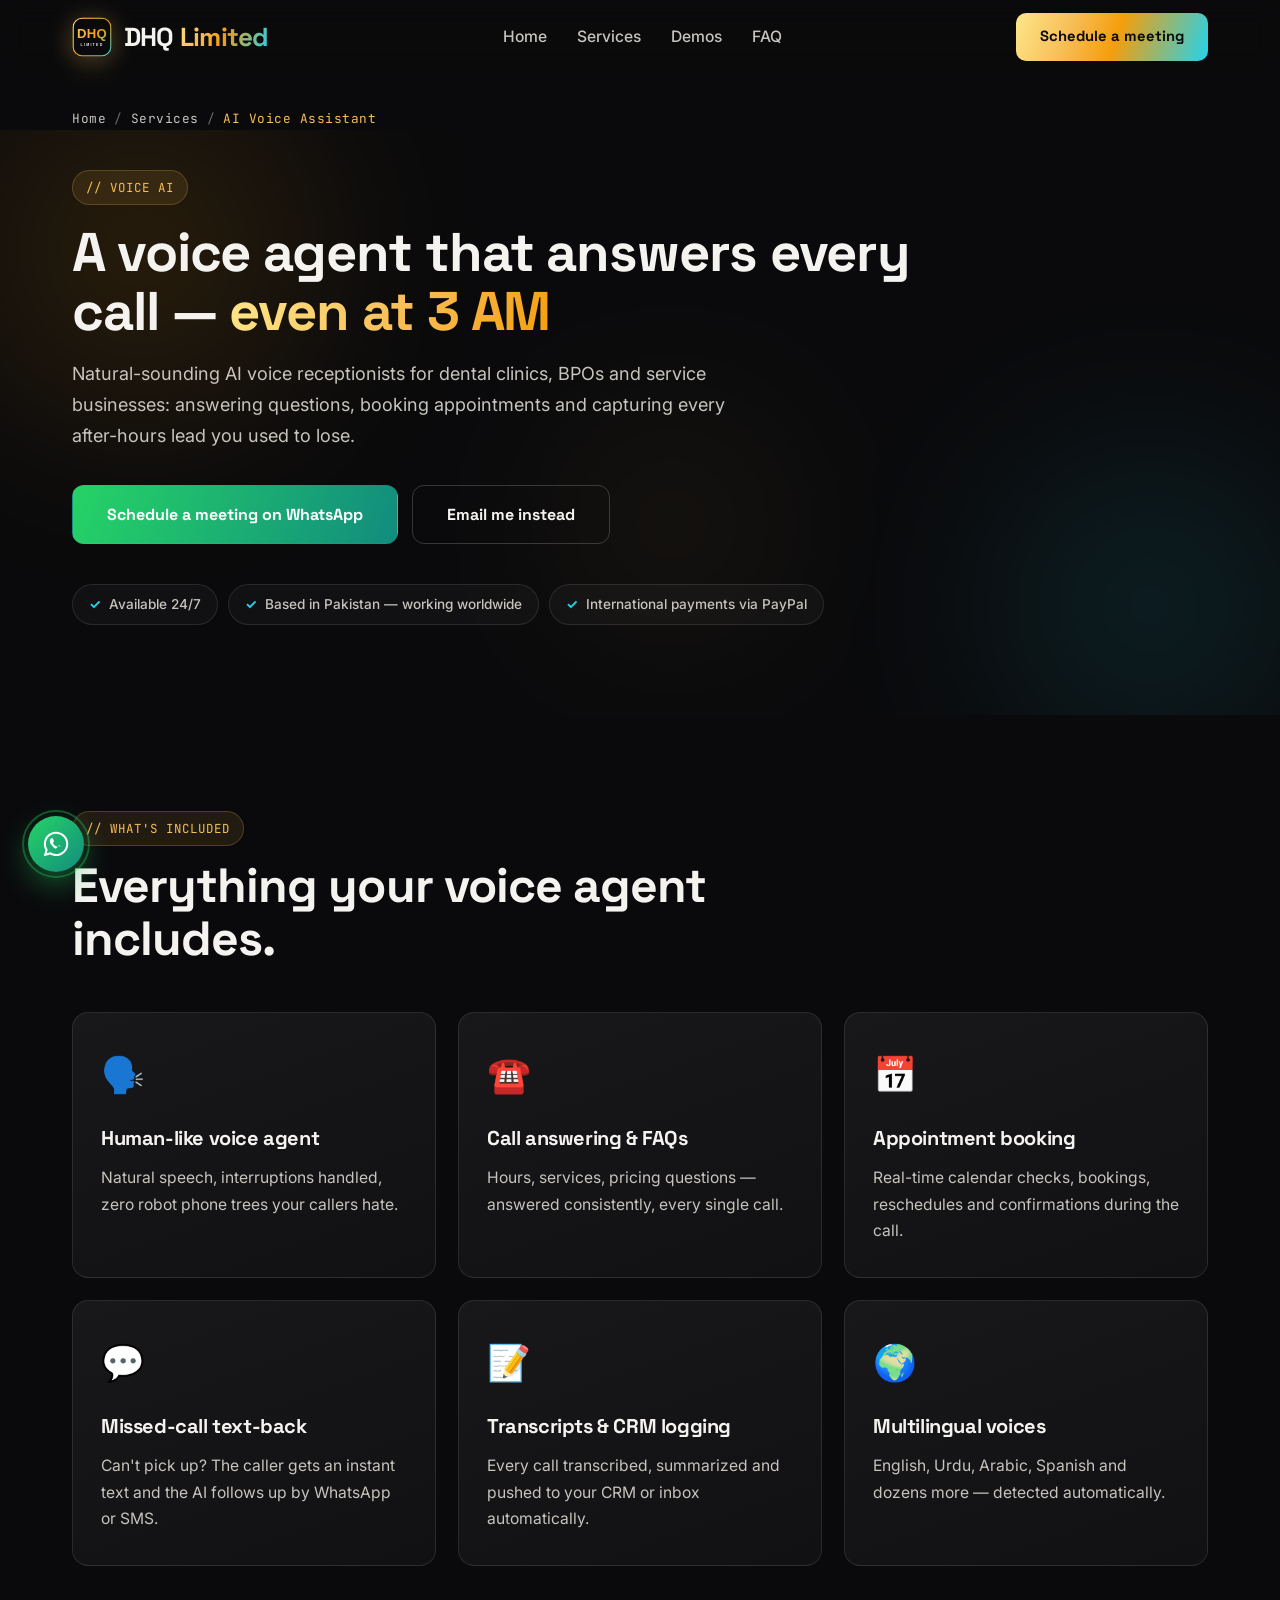
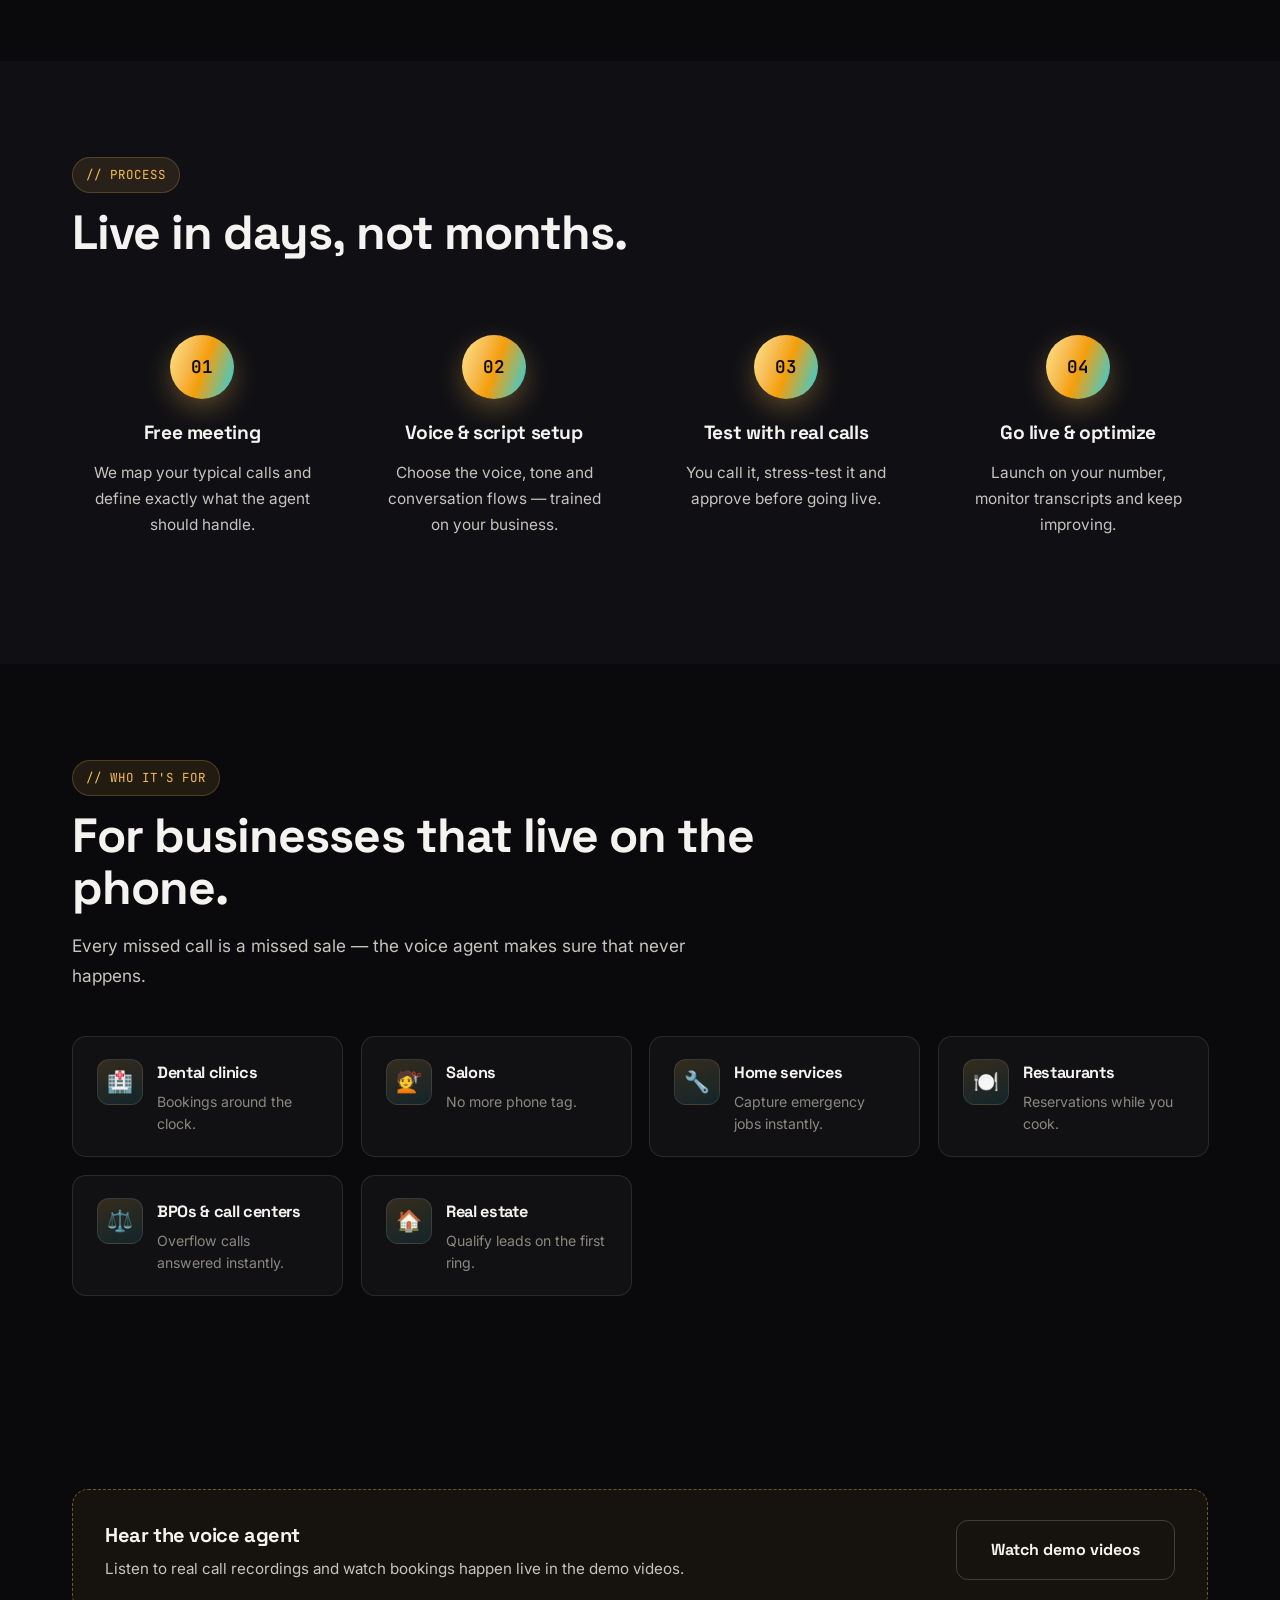
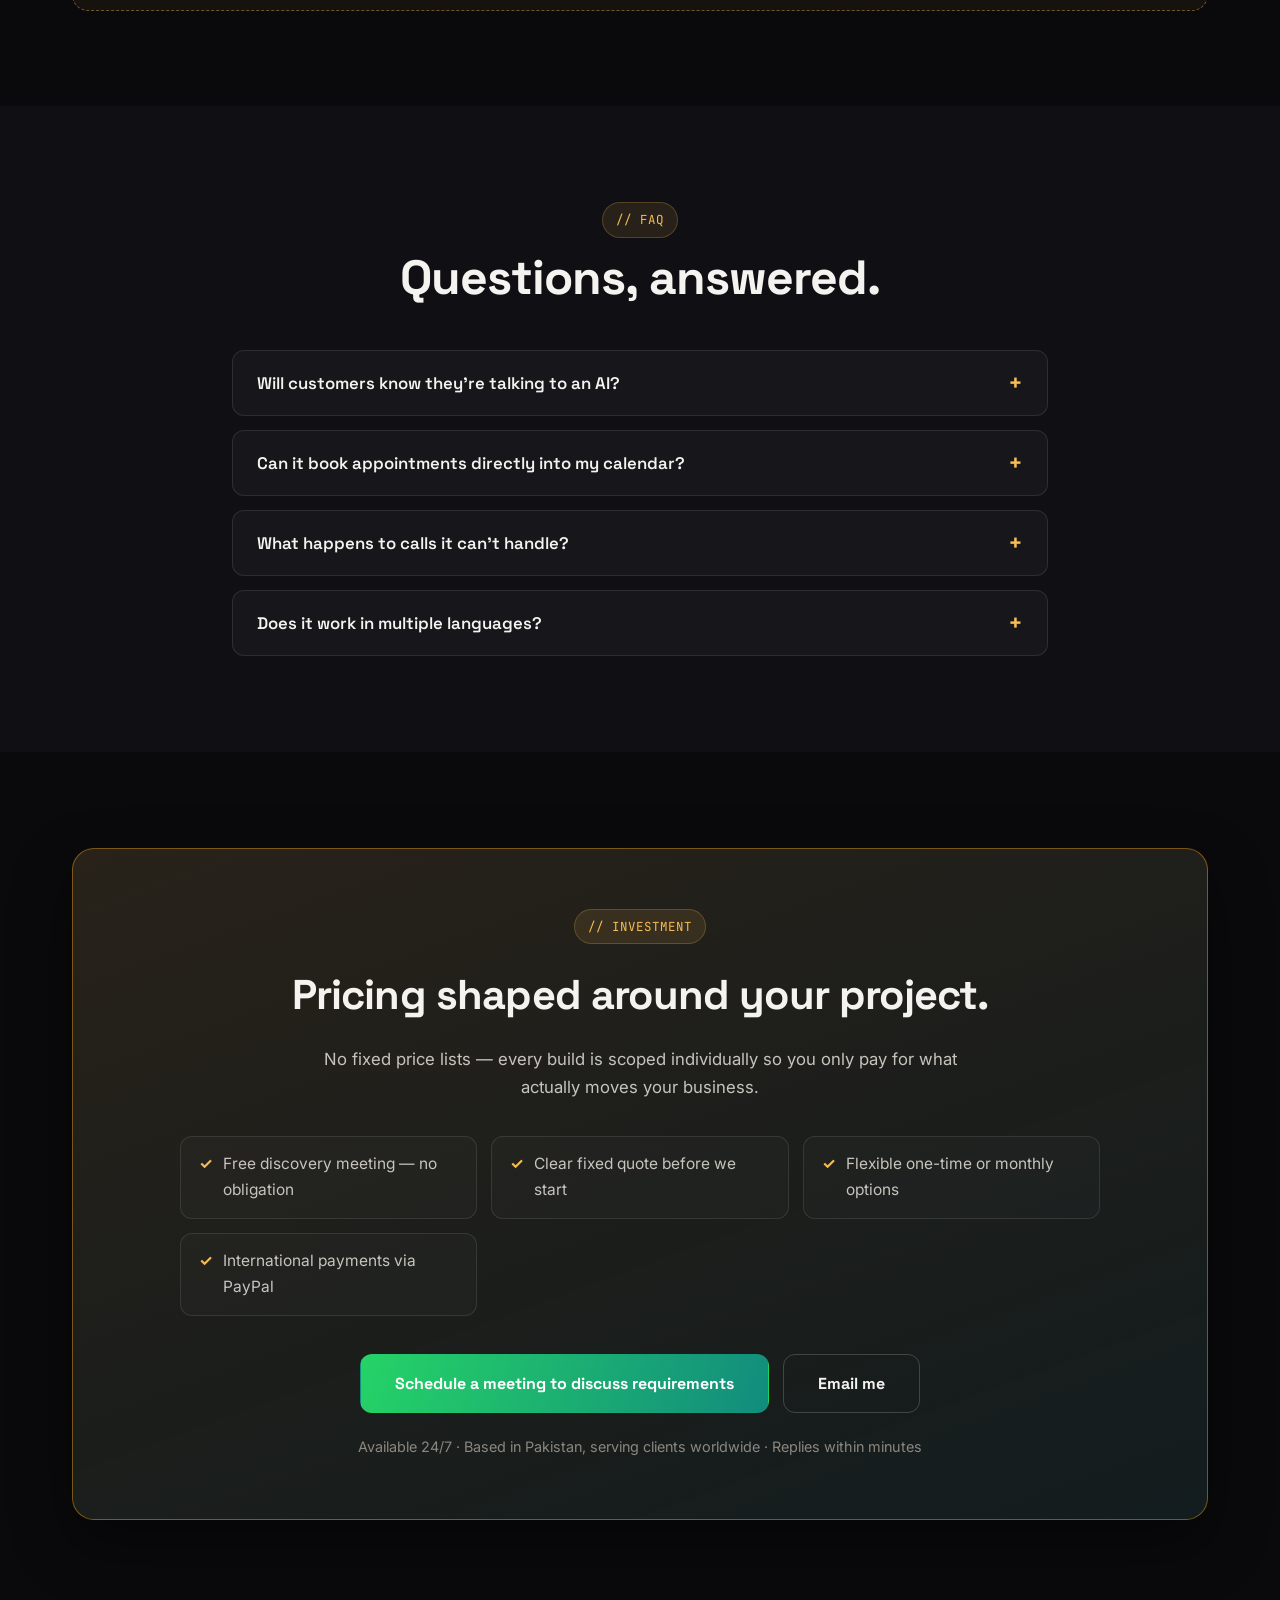
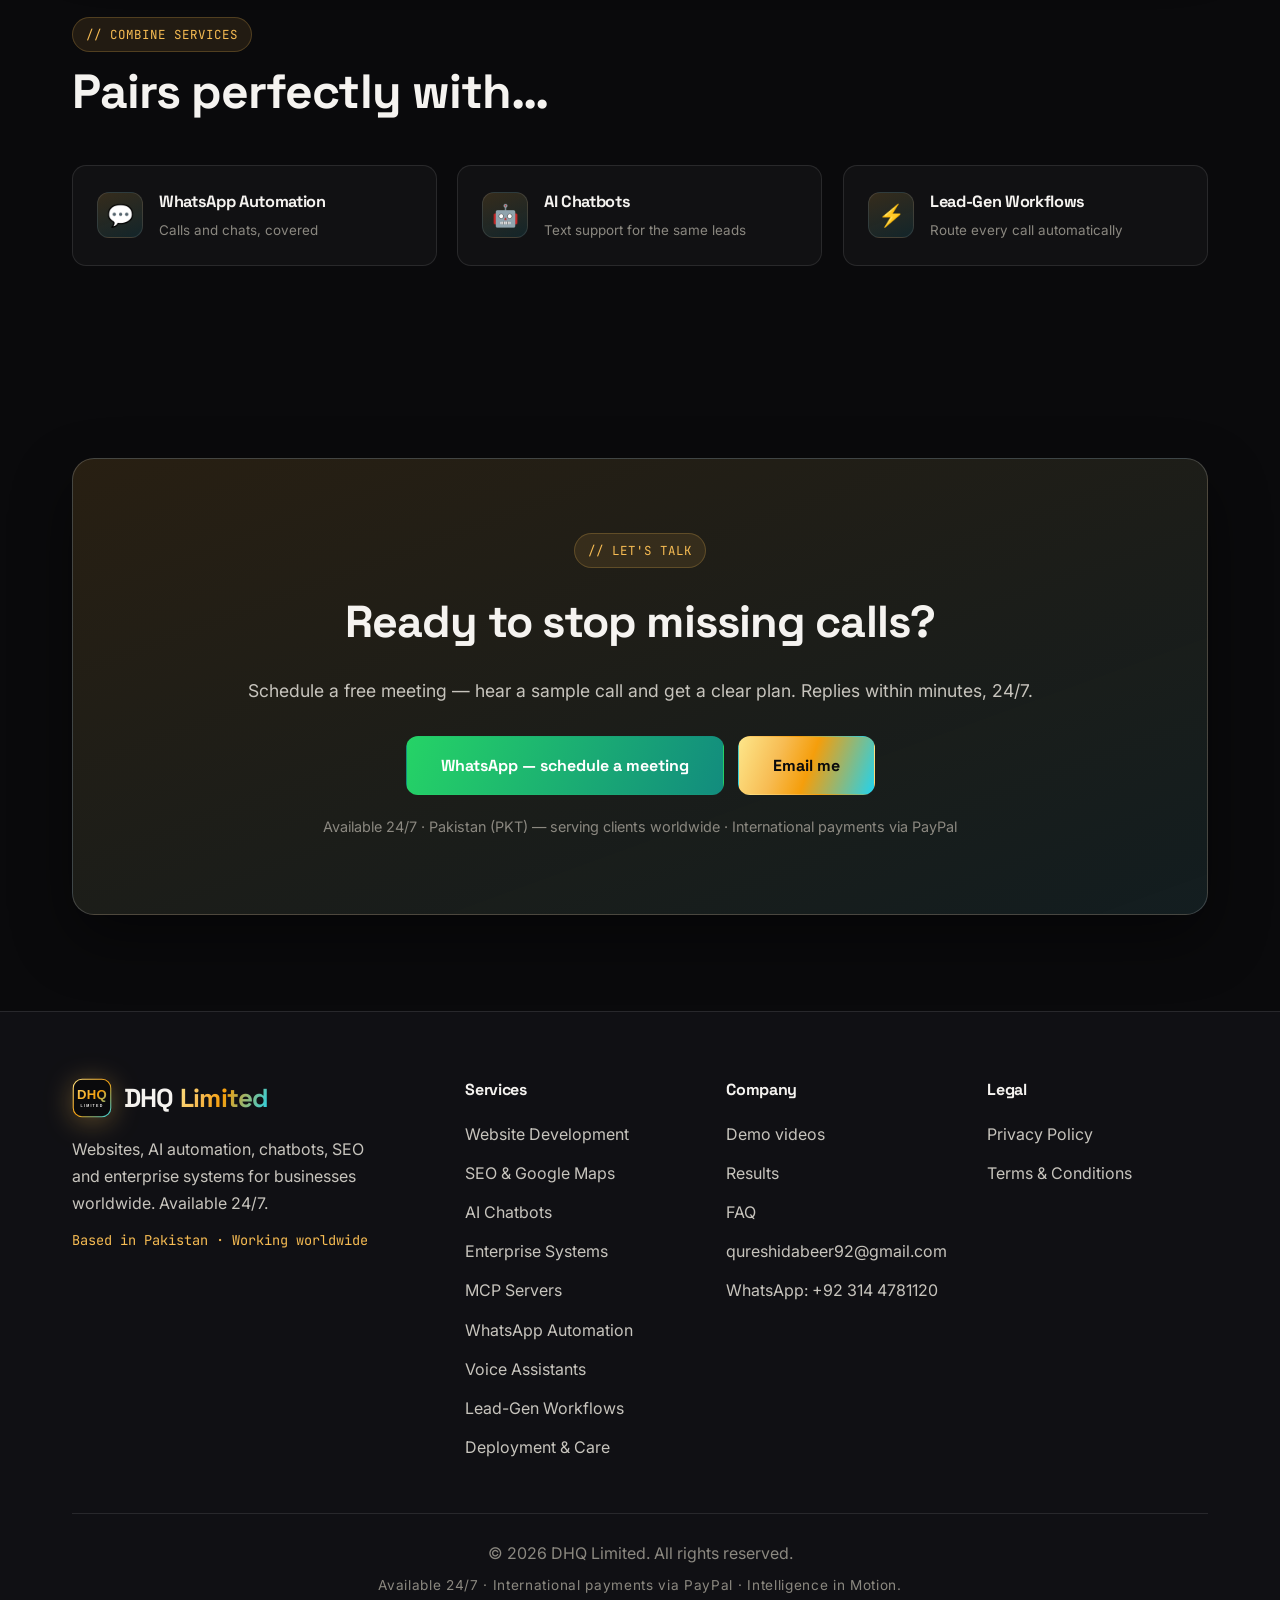
<file: voice-assistant-automation.html>
<!DOCTYPE html>
<html lang="en">
<head>
    <meta charset="UTF-8">
    <meta name="viewport" content="width=device-width, initial-scale=1.0">
    <meta name="theme-color" content="#0a0a0c">
    <title>AI Voice Assistant &amp; Agent Automation — DHQ Limited</title>
    <meta name="description" content="Natural-sounding AI voice agents that answer calls, book appointments and follow up 24/7 — never miss another lead after hours. Schedule a free meeting.">
    <meta name="keywords" content="AI voice agent, voice assistant automation, AI receptionist, AI phone agent for business, automated call answering, voice bot development, 24/7 call handling, missed call text back, dental clinic call answering, BPO call automation, DHQ Limited">
    <meta name="author" content="DHQ Limited">
    <meta name="robots" content="index, follow, max-image-preview:large">
    <link rel="canonical" href="https://dhqlimited.com/voice-assistant-automation.html">
    <meta property="og:type" content="website">
    <meta property="og:site_name" content="DHQ Limited">
    <meta property="og:title" content="AI Voice Assistant &amp; Agent Automation — DHQ Limited">
    <meta property="og:description" content="A natural-sounding AI voice agent that answers every call, books appointments and follows up 24/7 — so no lead is ever missed.">
    <meta property="og:url" content="https://dhqlimited.com/voice-assistant-automation.html">
    <meta property="og:image" content="https://dhqlimited.com/assets/images/voice-agent.jpg">
    <meta name="twitter:card" content="summary_large_image">
    <meta name="twitter:title" content="AI Voice Assistant &amp; Agent Automation — DHQ Limited">
    <meta name="twitter:description" content="AI voice agents that answer calls, book appointments and follow up 24/7. Schedule a free meeting.">
    <meta name="twitter:image" content="https://dhqlimited.com/assets/images/voice-agent.jpg">
    <script type="application/ld+json">
    {"@context":"https://schema.org","@graph":[
    {"@type":"Service","name":"AI Voice Assistant Automation","serviceType":"AI Voice Agent Development","url":"https://dhqlimited.com/voice-assistant-automation.html","description":"AI voice agents that answer calls 24/7, answer FAQs, book appointments, send follow-ups and log everything to your CRM — in natural, human-like speech.","areaServed":"Worldwide","provider":{"@type":"ProfessionalService","name":"DHQ Limited","url":"https://dhqlimited.com","telephone":"+92-314-4781120","email":"qureshidabeer92@gmail.com","address":{"@type":"PostalAddress","addressCountry":"PK"}},"hoursAvailable":{"@type":"OpeningHoursSpecification","dayOfWeek":["Monday","Tuesday","Wednesday","Thursday","Friday","Saturday","Sunday"],"opens":"00:00","closes":"23:59"}},
    {"@type":"BreadcrumbList","itemListElement":[{"@type":"ListItem","position":1,"name":"Home","item":"https://dhqlimited.com/"},{"@type":"ListItem","position":2,"name":"AI Voice Assistant","item":"https://dhqlimited.com/voice-assistant-automation.html"}]},
    {"@type":"FAQPage","mainEntity":[
    {"@type":"Question","name":"Will customers know they're talking to an AI?","acceptedAnswer":{"@type":"Answer","text":"The voice is natural and conversational. You choose how the agent introduces itself — most businesses say it works best being transparent that it's a smart assistant."}},
    {"@type":"Question","name":"Can it book appointments directly into my calendar?","acceptedAnswer":{"@type":"Answer","text":"Yes — it checks real-time availability, books, reschedules and sends confirmations and reminders automatically."}},
    {"@type":"Question","name":"What happens to calls it can't handle?","acceptedAnswer":{"@type":"Answer","text":"It takes a message, captures the caller's details and instantly alerts you by SMS, WhatsApp or email — nothing falls through the cracks."}},
    {"@type":"Question","name":"Does it work in multiple languages?","acceptedAnswer":{"@type":"Answer","text":"Yes. The agent detects and speaks the caller's language — English, Urdu, Arabic, Spanish and dozens more."}}
    ]}
    ]}
    </script>
    <link rel="icon" type="image/svg+xml" href="assets/favicon.svg">
    <link rel="preconnect" href="https://fonts.googleapis.com">
    <link rel="preconnect" href="https://fonts.gstatic.com" crossorigin>
    <link href="https://fonts.googleapis.com/css2?family=Space+Grotesk:wght@400;500;600;700&family=Inter:wght@400;500;600;700&family=JetBrains+Mono:wght@400;500;600&display=swap" rel="stylesheet">
    <link rel="stylesheet" href="styles.css">
</head>
<body>

    <!-- PRELOADER -->
    <div class="preloader" id="preloader" aria-hidden="true">
        <div class="preloader-mark">
            <img src="assets/logo.svg" alt="">
        </div>
        <div class="preloader-bar"><span></span></div>
    </div>

    <!-- SCROLL PROGRESS -->
    <div class="scroll-progress" id="scroll-progress" aria-hidden="true"></div>

    <!-- ===== NAVBAR ===== -->
    <nav class="navbar" id="navbar">
        <div class="nav-container">
            <a href="index.html" class="logo">
                <img src="assets/logo.svg" alt="DHQ Limited logo" class="logo-img">
                <span>DHQ<span class="logo-accent"> Limited</span></span>
            </a>
            <ul class="nav-links" id="nav-links">
                <li><a href="index.html">Home</a></li>
                <li><a href="index.html#services">Services</a></li>
                <li><a href="index.html#demos">Demos</a></li>
                <li><a href="index.html#faq">FAQ</a></li>
                <li class="nav-cta-mobile">
                    <a class="cta-button" href="https://wa.me/923144781120?text=Hi!%20I%27d%20like%20to%20schedule%20a%20meeting%20to%20discuss%20an%20AI%20voice%20assistant%20for%20my%20business." target="_blank" rel="noopener">Schedule a meeting</a>
                </li>
            </ul>
            <a class="cta-button nav-cta-desktop" href="https://wa.me/923144781120?text=Hi!%20I%27d%20like%20to%20schedule%20a%20meeting%20to%20discuss%20an%20AI%20voice%20assistant%20for%20my%20business." target="_blank" rel="noopener" >Schedule a meeting</a>
            <button class="nav-toggle" id="nav-toggle" aria-label="Toggle navigation" aria-expanded="false">
                <span></span><span></span><span></span>
            </button>
        </div>
    </nav>

    <!-- ===== BREADCRUMBS ===== -->
    <nav class="breadcrumbs" aria-label="Breadcrumb">
        <div class="container">
            <ol>
                <li><a href="index.html">Home</a></li>
                <li><a href="index.html#services">Services</a></li>
                <li aria-current="page">AI Voice Assistant</li>
            </ol>
        </div>
    </nav>

    <!-- ===== HERO ===== -->
    <section class="service-hero" id="top">
        <div class="aurora" aria-hidden="true"><span class="orb orb-1"></span><span class="orb orb-2"></span><span class="orb orb-3"></span></div>
        <div class="container">
            <span class="mono-tag">// voice ai</span>
            <h1 class="reveal-up">A voice agent that answers every call — <span class="gradient-text">even at 3 AM</span></h1>
            <p class="hero-sub">Natural-sounding AI voice receptionists for dental clinics, BPOs and service businesses: answering questions, booking appointments and capturing every after-hours lead you used to lose.</p>
            <div class="hero-buttons">
                <a class="btn whatsapp" href="https://wa.me/923144781120?text=Hi!%20I%27d%20like%20to%20schedule%20a%20meeting%20to%20discuss%20an%20AI%20voice%20assistant%20for%20my%20business." target="_blank" rel="noopener">Schedule a meeting on WhatsApp</a>
                <a class="btn ghost" href="mailto:qureshidabeer92@gmail.com?subject=AI%20Voice%20Assistant%20%E2%80%94%20Schedule%20a%20Meeting">Email me instead</a>
            </div>
            <div class="trust-bar" aria-label="Trust badges">
                <span class="trust-chip"><span class="tick">✓</span> Available 24/7</span>
                <span class="trust-chip"><span class="tick">✓</span> Based in Pakistan — working worldwide</span>
                <span class="trust-chip"><span class="tick">✓</span> International payments via PayPal</span>
            </div>
        </div>
    </section>

    <!-- ===== WHAT'S INCLUDED ===== -->
    <section class="section" id="included">
        <div class="container">
            <div class="section-head">
                <span class="mono-tag">// what's included</span>
                <h2>Everything your voice agent includes.</h2>
            </div>
            <div class="deliverables-grid">
                <article class="feature-card reveal-up"><div class="feature-icon">🗣️</div><h3>Human-like voice agent</h3><p>Natural speech, interruptions handled, zero robot phone trees your callers hate.</p></article>
                <article class="feature-card reveal-up"><div class="feature-icon">☎️</div><h3>Call answering &amp; FAQs</h3><p>Hours, services, pricing questions — answered consistently, every single call.</p></article>
                <article class="feature-card reveal-up"><div class="feature-icon">📅</div><h3>Appointment booking</h3><p>Real-time calendar checks, bookings, reschedules and confirmations during the call.</p></article>
                <article class="feature-card reveal-up"><div class="feature-icon">💬</div><h3>Missed-call text-back</h3><p>Can't pick up? The caller gets an instant text and the AI follows up by WhatsApp or SMS.</p></article>
                <article class="feature-card reveal-up"><div class="feature-icon">📝</div><h3>Transcripts &amp; CRM logging</h3><p>Every call transcribed, summarized and pushed to your CRM or inbox automatically.</p></article>
                <article class="feature-card reveal-up"><div class="feature-icon">🌍</div><h3>Multilingual voices</h3><p>English, Urdu, Arabic, Spanish and dozens more — detected automatically.</p></article>
            </div>
        </div>
    </section>

    <!-- ===== PROCESS ===== -->
    <section class="section alt" id="process">
        <div class="container">
            <div class="section-head">
                <span class="mono-tag">// process</span>
                <h2>Live in days, not months.</h2>
            </div>
            <div class="process-steps">
                <div class="step reveal-up"><div class="step-number">01</div><h3>Free meeting</h3><p>We map your typical calls and define exactly what the agent should handle.</p></div>
                <div class="step reveal-up"><div class="step-number">02</div><h3>Voice &amp; script setup</h3><p>Choose the voice, tone and conversation flows — trained on your business.</p></div>
                <div class="step reveal-up"><div class="step-number">03</div><h3>Test with real calls</h3><p>You call it, stress-test it and approve before going live.</p></div>
                <div class="step reveal-up"><div class="step-number">04</div><h3>Go live &amp; optimize</h3><p>Launch on your number, monitor transcripts and keep improving.</p></div>
            </div>
        </div>
    </section>

    <!-- ===== WHO IT'S FOR ===== -->
    <section class="section" id="who">
        <div class="container">
            <div class="section-head">
                <span class="mono-tag">// who it's for</span>
                <h2>For businesses that live on the phone.</h2>
                <p class="section-subtitle">Every missed call is a missed sale — the voice agent makes sure that never happens.</p>
            </div>
            <div class="fit-grid">
                <div class="fit-card reveal-up"><div class="service-icon">🏥</div><div><h3>Dental clinics</h3><p>Bookings around the clock.</p></div></div>
                <div class="fit-card reveal-up"><div class="service-icon">💇</div><div><h3>Salons</h3><p>No more phone tag.</p></div></div>
                <div class="fit-card reveal-up"><div class="service-icon">🔧</div><div><h3>Home services</h3><p>Capture emergency jobs instantly.</p></div></div>
                <div class="fit-card reveal-up"><div class="service-icon">🍽️</div><div><h3>Restaurants</h3><p>Reservations while you cook.</p></div></div>
                <div class="fit-card reveal-up"><div class="service-icon">⚖️</div><div><h3>BPOs &amp; call centers</h3><p>Overflow calls answered instantly.</p></div></div>
                <div class="fit-card reveal-up"><div class="service-icon">🏠</div><div><h3>Real estate</h3><p>Qualify leads on the first ring.</p></div></div>
            </div>
        </div>
    </section>

    <!-- ===== DEMO ===== -->
    <section class="section" id="demo">
        <div class="container">
            <div class="demo-cta reveal-up">
                <div>
                    <h3>Hear the voice agent</h3>
                    <p>Listen to real call recordings and watch bookings happen live in the demo videos.</p>
                </div>
                <a class="btn ghost" href="index.html#demos">Watch demo videos</a>
            </div>
        </div>
    </section>

    <!-- ===== FAQ ===== -->
    <section class="section alt faq" id="faq">
        <div class="container narrow">
            <div class="section-head center">
                <span class="mono-tag">// faq</span>
                <h2>Questions, answered.</h2>
            </div>
            <div class="faq-list">
                <div class="faq-item">
                    <button class="faq-question" aria-expanded="false">Will customers know they're talking to an AI?<span class="faq-icon">+</span></button>
                    <div class="faq-answer"><p>The voice is natural and conversational. You choose how the agent introduces itself — most businesses find being transparent works best.</p></div>
                </div>
                <div class="faq-item">
                    <button class="faq-question" aria-expanded="false">Can it book appointments directly into my calendar?<span class="faq-icon">+</span></button>
                    <div class="faq-answer"><p>Yes — it checks real-time availability, books, reschedules and sends confirmations and reminders automatically.</p></div>
                </div>
                <div class="faq-item">
                    <button class="faq-question" aria-expanded="false">What happens to calls it can't handle?<span class="faq-icon">+</span></button>
                    <div class="faq-answer"><p>It takes a message, captures the caller's details and instantly alerts you by SMS, WhatsApp or email — nothing falls through the cracks.</p></div>
                </div>
                <div class="faq-item">
                    <button class="faq-question" aria-expanded="false">Does it work in multiple languages?<span class="faq-icon">+</span></button>
                    <div class="faq-answer"><p>Yes. The agent detects and speaks the caller's language — English, Urdu, Arabic, Spanish and dozens more.</p></div>
                </div>
            </div>
        </div>
    </section>

    <!-- ===== INVESTMENT ===== -->
    <section class="section" id="pricing">
        <div class="container">
            <div class="invest-card reveal-up">
                <span class="mono-tag">// investment</span>
                <h2>Pricing shaped around your project.</h2>
                <p>No fixed price lists — every build is scoped individually so you only pay for what actually moves your business.</p>
                <ul class="invest-points">
                    <li><span class="check">✓</span> Free discovery meeting — no obligation</li>
                    <li><span class="check">✓</span> Clear fixed quote before we start</li>
                    <li><span class="check">✓</span> Flexible one-time or monthly options</li>
                    <li><span class="check">✓</span> International payments via PayPal</li>
                </ul>
                <div class="cta-buttons">
                    <a href="https://wa.me/923144781120?text=Hi!%20I%27d%20like%20to%20schedule%20a%20meeting%20to%20discuss%20an%20AI%20voice%20assistant%20for%20my%20business." target="_blank" rel="noopener" class="btn whatsapp">Schedule a meeting to discuss requirements</a>
                    <a href="mailto:qureshidabeer92@gmail.com?subject=AI%20Voice%20Assistant%20%E2%80%94%20Schedule%20a%20Meeting" class="btn ghost">Email me</a>
                </div>
                <p class="invest-note">Available 24/7 · Based in Pakistan, serving clients worldwide · Replies within minutes</p>
            </div>
        </div>
    </section>

    <!-- ===== RELATED SERVICES ===== -->
    <section class="section" id="related" style="padding-top: 0;">
        <div class="container">
            <div class="section-head">
                <span class="mono-tag">// combine services</span>
                <h2>Pairs perfectly with…</h2>
            </div>
            <div class="related-grid">
                <a class="related-card reveal-up" href="whatsapp-automation.html"><div class="service-icon">💬</div><div><h3>WhatsApp Automation</h3><span>Calls and chats, covered</span></div></a>
                <a class="related-card reveal-up" href="chatbot-development.html"><div class="service-icon">🤖</div><div><h3>AI Chatbots</h3><span>Text support for the same leads</span></div></a>
                <a class="related-card reveal-up" href="ai-automation-workflows.html"><div class="service-icon">⚡</div><div><h3>Lead-Gen Workflows</h3><span>Route every call automatically</span></div></a>
            </div>
        </div>
    </section>

    <!-- ===== CTA ===== -->
    <section class="section cta-section" id="contact">
        <div class="container">
            <div class="cta">
                <span class="mono-tag">// let's talk</span>
                <h2>Ready to stop missing calls?</h2>
                <p>Schedule a free meeting — hear a sample call and get a clear plan. Replies within minutes, 24/7.</p>
                <div class="cta-buttons">
                    <a href="https://wa.me/923144781120?text=Hi!%20I%27d%20like%20to%20schedule%20a%20meeting%20to%20discuss%20an%20AI%20voice%20assistant%20for%20my%20business." target="_blank" rel="noopener" class="btn whatsapp">WhatsApp — schedule a meeting</a>
                    <a href="mailto:qureshidabeer92@gmail.com?subject=AI%20Voice%20Assistant%20%E2%80%94%20Schedule%20a%20Meeting" class="btn primary">Email me</a>
                </div>
                <p class="cta-note">Available 24/7 · Pakistan (PKT) — serving clients worldwide · International payments via PayPal</p>
            </div>
        </div>
    </section>

    <!-- ===== FOOTER ===== -->
    <footer class="footer">
        <div class="container">
            <div class="footer-content">
                <div class="footer-column brand">
                    <a href="index.html" class="logo">
                        <img src="assets/logo.svg" alt="DHQ Limited logo" class="logo-img">
                        <span>DHQ<span class="logo-accent"> Limited</span></span>
                    </a>
                    <p class="footer-desc">Websites, AI automation, chatbots, SEO and enterprise systems for businesses worldwide. Available 24/7.</p>
                    <p class="footer-handle">Based in Pakistan · Working worldwide</p>
                </div>
                <div class="footer-column">
                    <h4>Services</h4>
                    <ul>
                        <li><a href="website-development.html">Website Development</a></li>
                        <li><a href="seo-services.html">SEO &amp; Google Maps</a></li>
                        <li><a href="chatbot-development.html">AI Chatbots</a></li>
                        <li><a href="enterprise-systems.html">Enterprise Systems</a></li>
                        <li><a href="mcp-server-development.html">MCP Servers</a></li>
                        <li><a href="whatsapp-automation.html">WhatsApp Automation</a></li>
                        <li><a href="voice-assistant-automation.html">Voice Assistants</a></li>
                        <li><a href="ai-automation-workflows.html">Lead-Gen Workflows</a></li>
                        <li><a href="deployment-maintenance.html">Deployment &amp; Care</a></li>
                    </ul>
                </div>
                <div class="footer-column">
                    <h4>Company</h4>
                    <ul>
                        <li><a href="index.html#demos">Demo videos</a></li>
                        <li><a href="index.html#results">Results</a></li>
                        <li><a href="index.html#faq">FAQ</a></li>
                        <li><a href="mailto:qureshidabeer92@gmail.com">qureshidabeer92@gmail.com</a></li>
                        <li><a href="https://wa.me/923144781120" target="_blank" rel="noopener">WhatsApp: +92 314 4781120</a></li>
                    </ul>
                </div>
                <div class="footer-column">
                    <h4>Legal</h4>
                    <ul>
                        <li><a href="privacy-policy.html">Privacy Policy</a></li>
                        <li><a href="terms-and-conditions.html">Terms &amp; Conditions</a></li>
                    </ul>
                </div>
            </div>
            <div class="footer-bottom">
                <p>&copy; <span id="year"></span> DHQ Limited. All rights reserved.</p>
                <p class="footer-tag">Available 24/7 · International payments via PayPal · Intelligence in Motion.</p>
            </div>
        </div>
    </footer>

    <!-- FLOATING WHATSAPP -->
    <a href="https://wa.me/923144781120?text=Hi!%20I%27d%20like%20to%20schedule%20a%20free%20meeting%20to%20discuss%20a%20project." class="wa-float" target="_blank" rel="noopener" aria-label="Chat with DHQ Limited on WhatsApp">
        <svg viewBox="0 0 448 512" aria-hidden="true"><path d="M380.9 97.1C339 55.1 283.2 32 223.9 32c-122.4 0-222 99.6-222 222 0 39.1 10.2 77.3 29.6 111L0 480l117.7-30.9c32.4 17.7 68.9 27 106.1 27h.1c122.3 0 224.1-99.6 224.1-222 0-59.3-25.2-115-67.1-157zm-157 341.6c-33.2 0-65.7-8.9-94-25.7l-6.7-4-69.8 18.3L72 359.2l-4.4-7c-18.5-29.4-28.2-63.3-28.2-98.2 0-101.7 82.8-184.5 184.6-184.5 49.3 0 95.6 19.2 130.4 54.1 34.8 34.9 56.2 81.2 56.1 130.5 0 101.8-84.9 184.6-186.6 184.6zm101.2-138.2c-5.5-2.8-32.8-16.2-37.9-18-5.1-1.9-8.8-2.8-12.5 2.8-3.7 5.6-14.3 18-17.6 21.8-3.2 3.7-6.5 4.2-12 1.4-32.6-16.3-54-29.1-75.5-66-5.7-9.8 5.7-9.1 16.3-30.3 1.8-3.7.9-6.9-.5-9.7-1.4-2.8-12.5-30.1-17.1-41.2-4.5-10.8-9.1-9.3-12.5-9.5-3.2-.2-6.9-.2-10.6-.2-3.7 0-9.7 1.4-14.8 6.9-5.1 5.6-19.4 19-19.4 46.3 0 27.3 19.9 53.7 22.6 57.4 2.8 3.7 39.1 59.7 74.8 74.8 3.7 1.4 6.9 2.3 9.7 2.3 5.3 0 9.7-3.9 11.5-6.2 1.9-2.3 23.2-28.4 26.4-33.4 3.2-5 1-8.3-1.4-11.1z"/></svg>
    </a>

    <!-- BACK TO TOP -->
    <button class="back-to-top" id="back-to-top" aria-label="Back to top">↑</button>

    <script src="script.js"></script>
</body>
</html>
</file>
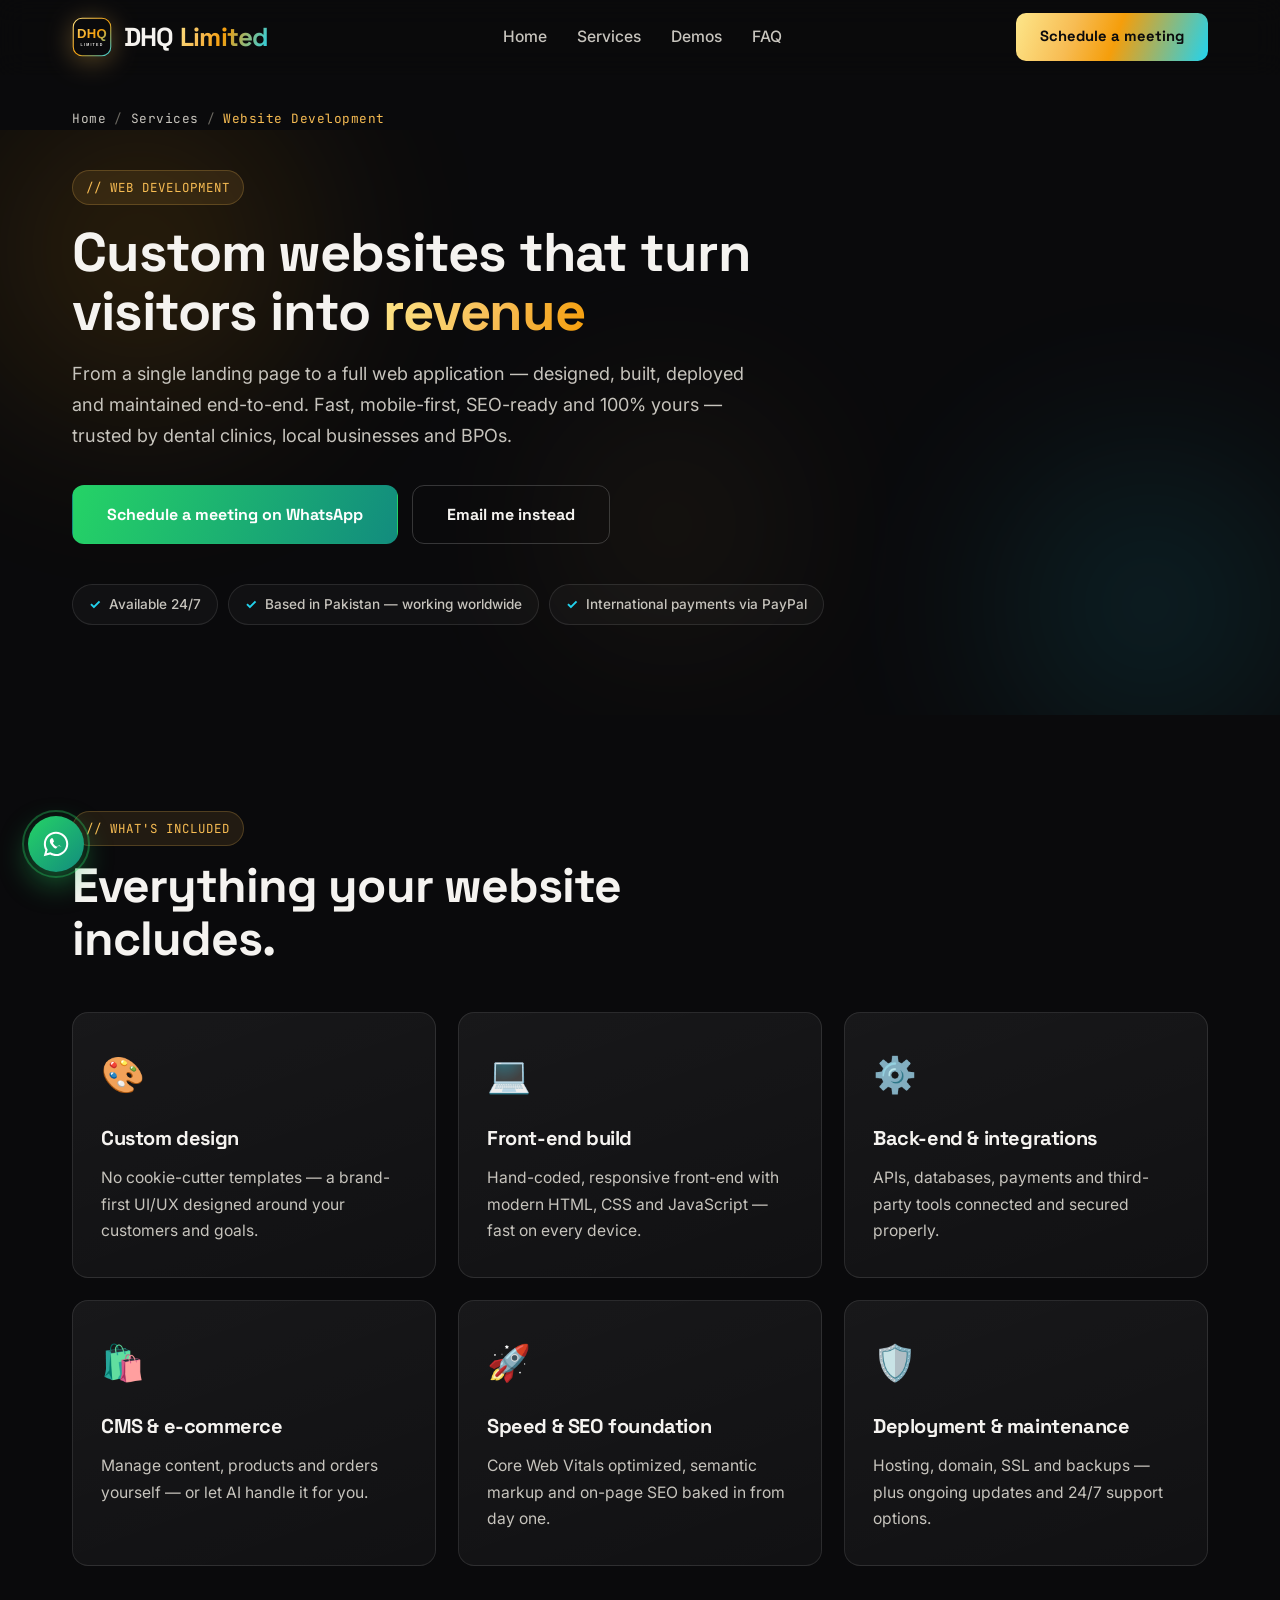
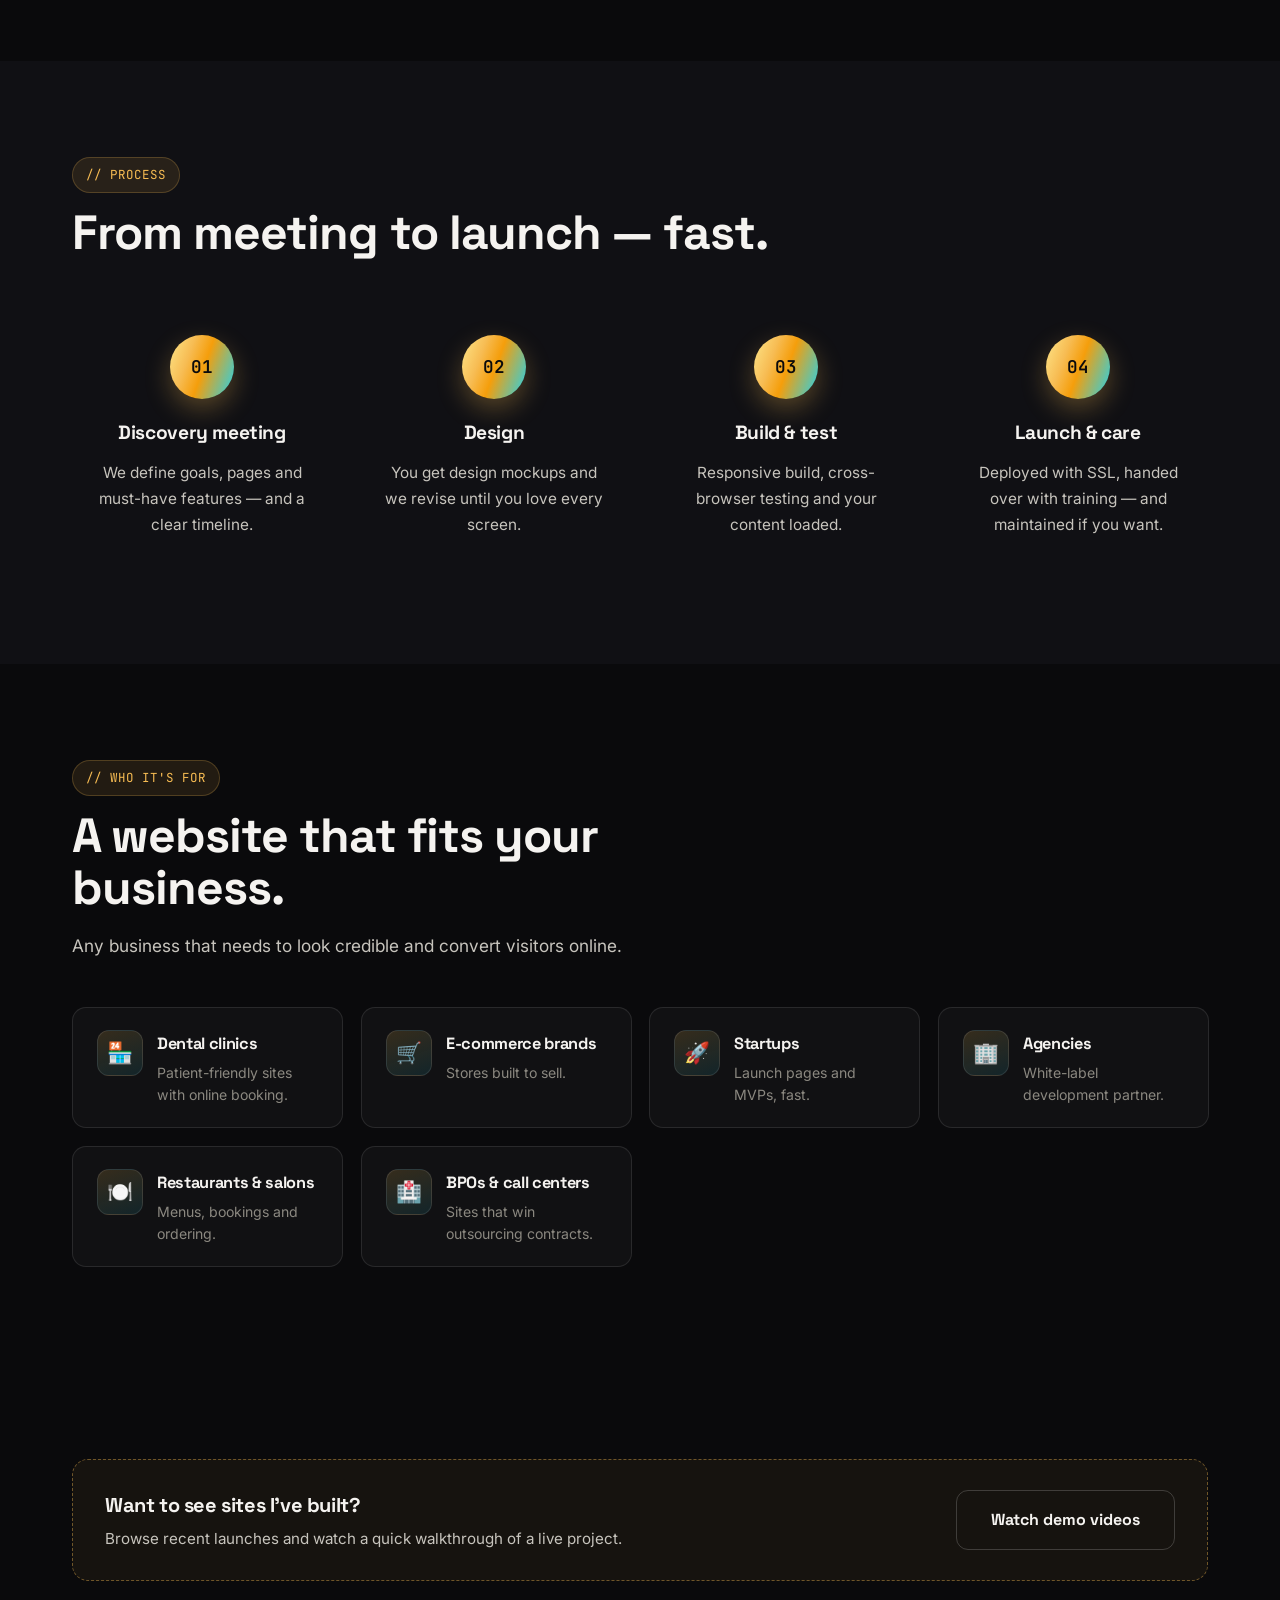
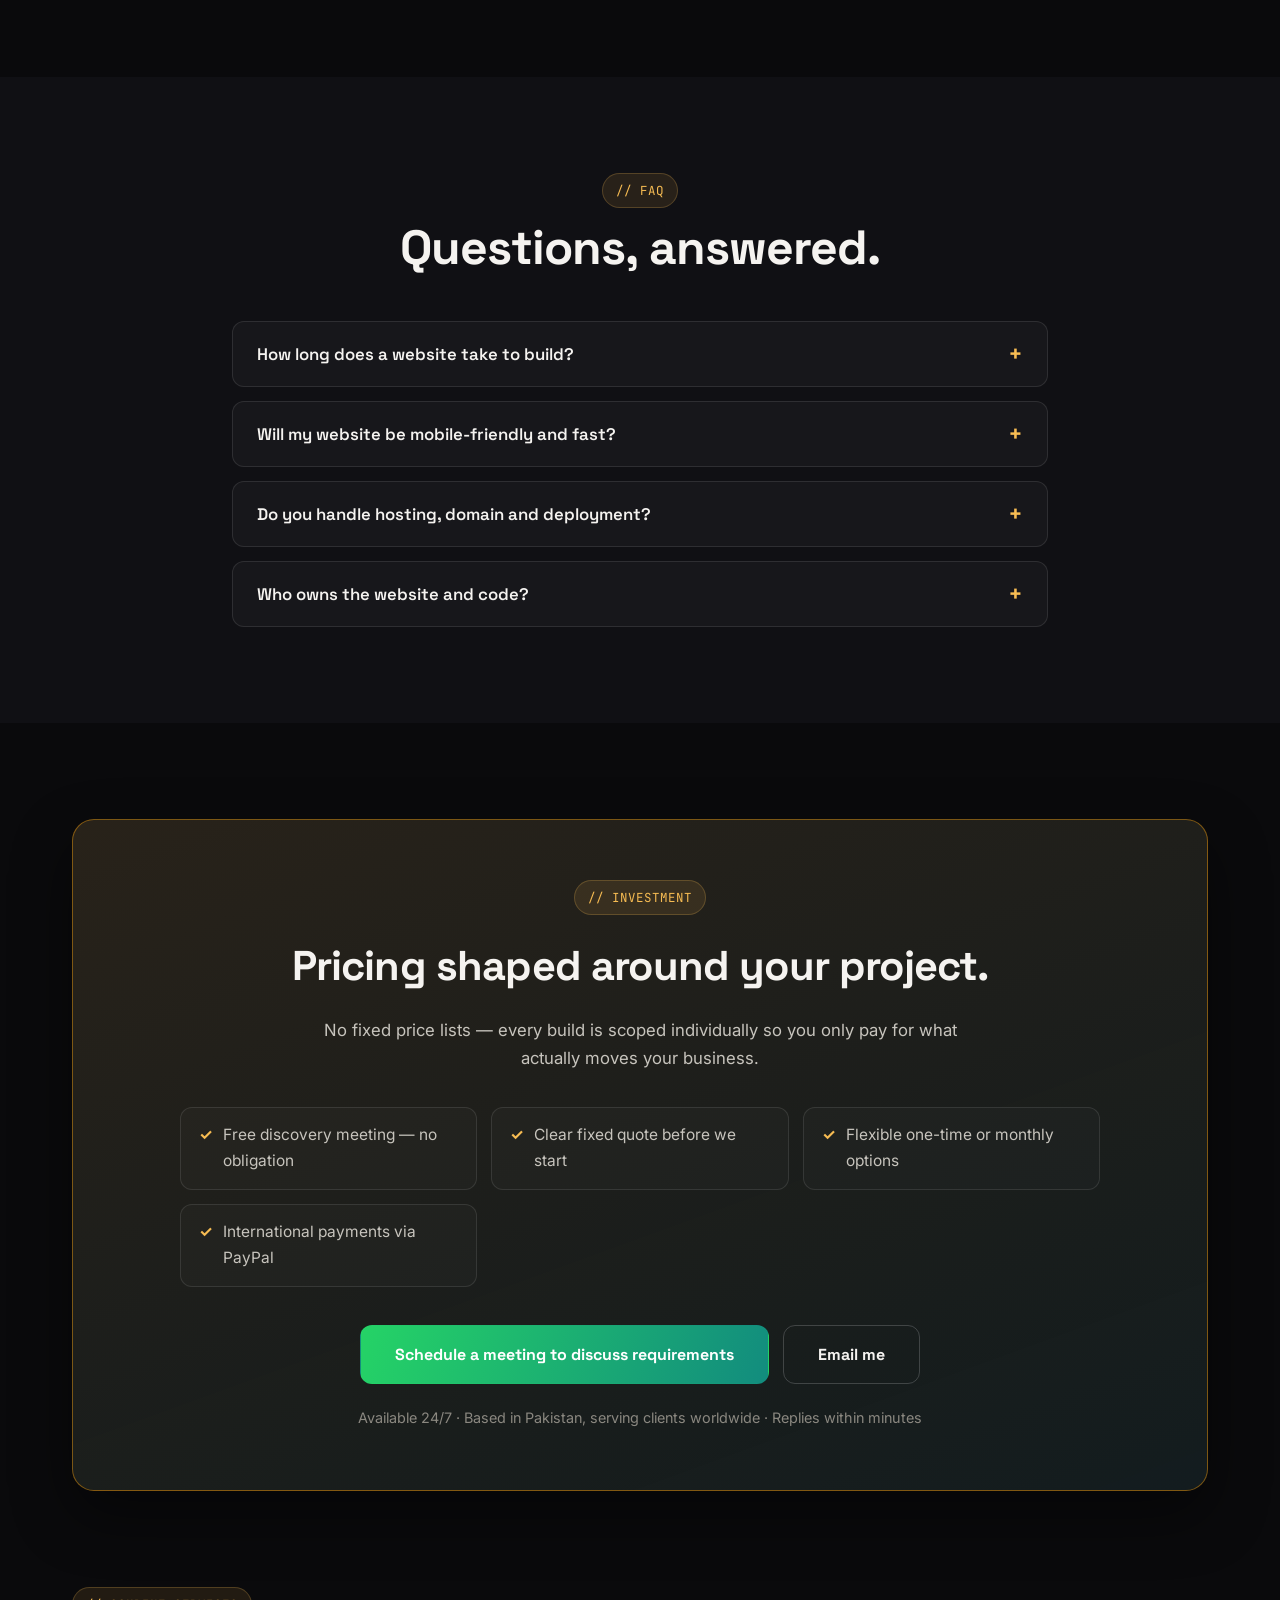
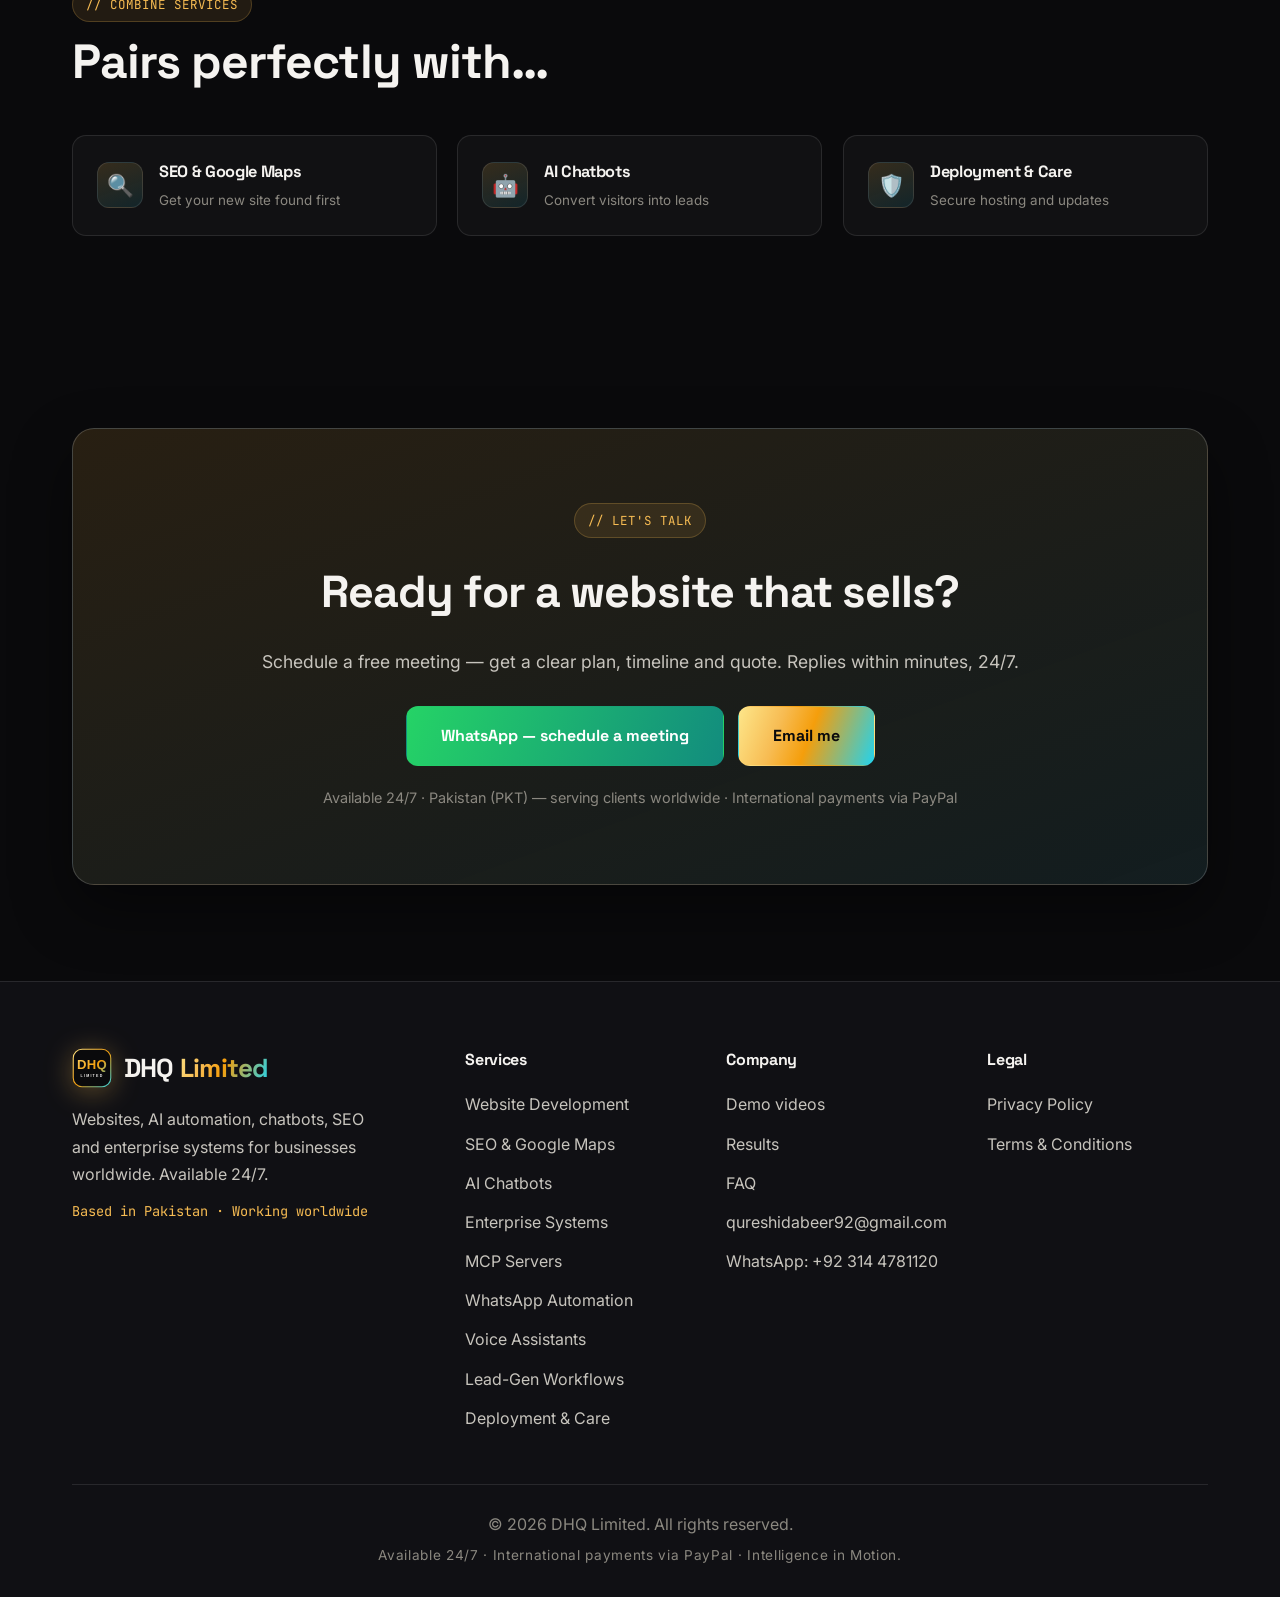
<file: website-development.html>
<!DOCTYPE html>
<html lang="en">
<head>
    <meta charset="UTF-8">
    <meta name="viewport" content="width=device-width, initial-scale=1.0">
    <meta name="theme-color" content="#0a0a0c">
    <title>Website Design &amp; Development Services — DHQ Limited</title>
    <meta name="description" content="Custom, fast, mobile-first websites with front-end, back-end, hosting, deployment and maintenance. SEO-ready builds for businesses worldwide. Free meeting.">
    <meta name="keywords" content="website development services, custom website design, front-end development, back-end development, responsive web design, web app development, website maintenance services, website deployment, e-commerce website development, landing page design, dental clinic website, appointment booking website, DHQ Limited">
    <meta name="author" content="DHQ Limited">
    <meta name="robots" content="index, follow, max-image-preview:large">
    <link rel="canonical" href="https://dhqlimited.com/website-development.html">
    <meta property="og:type" content="website">
    <meta property="og:site_name" content="DHQ Limited">
    <meta property="og:title" content="Website Design &amp; Development Services — DHQ Limited">
    <meta property="og:description" content="Custom, fast, SEO-ready websites with front-end, back-end, hosting and ongoing maintenance — built end-to-end for businesses worldwide.">
    <meta property="og:url" content="https://dhqlimited.com/website-development.html">
    <meta property="og:image" content="https://dhqlimited.com/assets/images/team-collab.jpg">
    <meta name="twitter:card" content="summary_large_image">
    <meta name="twitter:title" content="Website Design &amp; Development Services — DHQ Limited">
    <meta name="twitter:description" content="Custom, fast, SEO-ready websites — designed, built, deployed and maintained for you. Schedule a free meeting.">
    <meta name="twitter:image" content="https://dhqlimited.com/assets/images/team-collab.jpg">
    <script type="application/ld+json">
    {"@context":"https://schema.org","@graph":[
    {"@type":"Service","name":"Website Design & Development","serviceType":"Web Development","url":"https://dhqlimited.com/website-development.html","description":"Custom websites and web apps: UI/UX design, front-end and back-end development, CMS, e-commerce, hosting, deployment and maintenance.","areaServed":"Worldwide","provider":{"@type":"ProfessionalService","name":"DHQ Limited","url":"https://dhqlimited.com","telephone":"+92-314-4781120","email":"qureshidabeer92@gmail.com","address":{"@type":"PostalAddress","addressCountry":"PK"}},"hoursAvailable":{"@type":"OpeningHoursSpecification","dayOfWeek":["Monday","Tuesday","Wednesday","Thursday","Friday","Saturday","Sunday"],"opens":"00:00","closes":"23:59"}},
    {"@type":"BreadcrumbList","itemListElement":[{"@type":"ListItem","position":1,"name":"Home","item":"https://dhqlimited.com/"},{"@type":"ListItem","position":2,"name":"Website Development","item":"https://dhqlimited.com/website-development.html"}]},
    {"@type":"FAQPage","mainEntity":[
    {"@type":"Question","name":"How long does a website take to build?","acceptedAnswer":{"@type":"Answer","text":"A professional business website typically takes 1–3 weeks from kickoff to launch. Larger web apps and e-commerce stores take longer depending on scope."}},
    {"@type":"Question","name":"Will my website be mobile-friendly and fast?","acceptedAnswer":{"@type":"Answer","text":"Yes. Every build is responsive by default and optimized for Core Web Vitals — fast loading, stable layout and mobile-first design."}},
    {"@type":"Question","name":"Do you handle hosting, domain and deployment?","acceptedAnswer":{"@type":"Answer","text":"Yes. We set up hosting, domain, SSL and secure deployment, and can manage everything ongoing with a maintenance plan."}},
    {"@type":"Question","name":"Who owns the website and code?","acceptedAnswer":{"@type":"Answer","text":"You do. On final payment you receive full ownership of the design, code and accounts — no lock-in."}}
    ]}
    ]}
    </script>
    <link rel="icon" type="image/svg+xml" href="assets/favicon.svg">
    <link rel="preconnect" href="https://fonts.googleapis.com">
    <link rel="preconnect" href="https://fonts.gstatic.com" crossorigin>
    <link href="https://fonts.googleapis.com/css2?family=Space+Grotesk:wght@400;500;600;700&family=Inter:wght@400;500;600;700&family=JetBrains+Mono:wght@400;500;600&display=swap" rel="stylesheet">
    <link rel="stylesheet" href="styles.css">
</head>
<body>

    <!-- PRELOADER -->
    <div class="preloader" id="preloader" aria-hidden="true">
        <div class="preloader-mark">
            <img src="assets/logo.svg" alt="">
        </div>
        <div class="preloader-bar"><span></span></div>
    </div>

    <!-- SCROLL PROGRESS -->
    <div class="scroll-progress" id="scroll-progress" aria-hidden="true"></div>

    <!-- ===== NAVBAR ===== -->
    <nav class="navbar" id="navbar">
        <div class="nav-container">
            <a href="index.html" class="logo">
                <img src="assets/logo.svg" alt="DHQ Limited logo" class="logo-img">
                <span>DHQ<span class="logo-accent"> Limited</span></span>
            </a>
            <ul class="nav-links" id="nav-links">
                <li><a href="index.html">Home</a></li>
                <li><a href="index.html#services">Services</a></li>
                <li><a href="index.html#demos">Demos</a></li>
                <li><a href="index.html#faq">FAQ</a></li>
                <li class="nav-cta-mobile">
                    <a class="cta-button" href="https://wa.me/923144781120?text=Hi!%20I%27d%20like%20to%20schedule%20a%20meeting%20to%20discuss%20a%20website%20development%20project." target="_blank" rel="noopener">Schedule a meeting</a>
                </li>
            </ul>
            <a class="cta-button nav-cta-desktop" href="https://wa.me/923144781120?text=Hi!%20I%27d%20like%20to%20schedule%20a%20meeting%20to%20discuss%20a%20website%20development%20project." target="_blank" rel="noopener" >Schedule a meeting</a>
            <button class="nav-toggle" id="nav-toggle" aria-label="Toggle navigation" aria-expanded="false">
                <span></span><span></span><span></span>
            </button>
        </div>
    </nav>

    <!-- ===== BREADCRUMBS ===== -->
    <nav class="breadcrumbs" aria-label="Breadcrumb">
        <div class="container">
            <ol>
                <li><a href="index.html">Home</a></li>
                <li><a href="index.html#services">Services</a></li>
                <li aria-current="page">Website Development</li>
            </ol>
        </div>
    </nav>

    <!-- ===== HERO ===== -->
    <section class="service-hero" id="top">
        <div class="aurora" aria-hidden="true"><span class="orb orb-1"></span><span class="orb orb-2"></span><span class="orb orb-3"></span></div>
        <div class="container">
            <span class="mono-tag">// web development</span>
            <h1 class="reveal-up">Custom websites that turn visitors into <span class="gradient-text">revenue</span></h1>
            <p class="hero-sub">From a single landing page to a full web application — designed, built, deployed and maintained end-to-end. Fast, mobile-first, SEO-ready and 100% yours — trusted by dental clinics, local businesses and BPOs.</p>
            <div class="hero-buttons">
                <a class="btn whatsapp" href="https://wa.me/923144781120?text=Hi!%20I%27d%20like%20to%20schedule%20a%20meeting%20to%20discuss%20a%20website%20development%20project." target="_blank" rel="noopener">Schedule a meeting on WhatsApp</a>
                <a class="btn ghost" href="mailto:qureshidabeer92@gmail.com?subject=Website%20Development%20%E2%80%94%20Schedule%20a%20Meeting">Email me instead</a>
            </div>
            <div class="trust-bar" aria-label="Trust badges">
                <span class="trust-chip"><span class="tick">✓</span> Available 24/7</span>
                <span class="trust-chip"><span class="tick">✓</span> Based in Pakistan — working worldwide</span>
                <span class="trust-chip"><span class="tick">✓</span> International payments via PayPal</span>
            </div>
        </div>
    </section>

    <!-- ===== WHAT'S INCLUDED ===== -->
    <section class="section" id="included">
        <div class="container">
            <div class="section-head">
                <span class="mono-tag">// what's included</span>
                <h2>Everything your website includes.</h2>
            </div>
            <div class="deliverables-grid">
                <article class="feature-card reveal-up"><div class="feature-icon">🎨</div><h3>Custom design</h3><p>No cookie-cutter templates — a brand-first UI/UX designed around your customers and goals.</p></article>
                <article class="feature-card reveal-up"><div class="feature-icon">💻</div><h3>Front-end build</h3><p>Hand-coded, responsive front-end with modern HTML, CSS and JavaScript — fast on every device.</p></article>
                <article class="feature-card reveal-up"><div class="feature-icon">⚙️</div><h3>Back-end &amp; integrations</h3><p>APIs, databases, payments and third-party tools connected and secured properly.</p></article>
                <article class="feature-card reveal-up"><div class="feature-icon">🛍️</div><h3>CMS &amp; e-commerce</h3><p>Manage content, products and orders yourself — or let AI handle it for you.</p></article>
                <article class="feature-card reveal-up"><div class="feature-icon">🚀</div><h3>Speed &amp; SEO foundation</h3><p>Core Web Vitals optimized, semantic markup and on-page SEO baked in from day one.</p></article>
                <article class="feature-card reveal-up"><div class="feature-icon">🛡️</div><h3>Deployment &amp; maintenance</h3><p>Hosting, domain, SSL and backups — plus ongoing updates and 24/7 support options.</p></article>
            </div>
        </div>
    </section>

    <!-- ===== PROCESS ===== -->
    <section class="section alt" id="process">
        <div class="container">
            <div class="section-head">
                <span class="mono-tag">// process</span>
                <h2>From meeting to launch — fast.</h2>
            </div>
            <div class="process-steps">
                <div class="step reveal-up"><div class="step-number">01</div><h3>Discovery meeting</h3><p>We define goals, pages and must-have features — and a clear timeline.</p></div>
                <div class="step reveal-up"><div class="step-number">02</div><h3>Design</h3><p>You get design mockups and we revise until you love every screen.</p></div>
                <div class="step reveal-up"><div class="step-number">03</div><h3>Build &amp; test</h3><p>Responsive build, cross-browser testing and your content loaded.</p></div>
                <div class="step reveal-up"><div class="step-number">04</div><h3>Launch &amp; care</h3><p>Deployed with SSL, handed over with training — and maintained if you want.</p></div>
            </div>
        </div>
    </section>

    <!-- ===== WHO IT'S FOR ===== -->
    <section class="section" id="who">
        <div class="container">
            <div class="section-head">
                <span class="mono-tag">// who it's for</span>
                <h2>A website that fits your business.</h2>
                <p class="section-subtitle">Any business that needs to look credible and convert visitors online.</p>
            </div>
            <div class="fit-grid">
                <div class="fit-card reveal-up"><div class="service-icon">🏪</div><div><h3>Dental clinics</h3><p>Patient-friendly sites with online booking.</p></div></div>
                <div class="fit-card reveal-up"><div class="service-icon">🛒</div><div><h3>E-commerce brands</h3><p>Stores built to sell.</p></div></div>
                <div class="fit-card reveal-up"><div class="service-icon">🚀</div><div><h3>Startups</h3><p>Launch pages and MVPs, fast.</p></div></div>
                <div class="fit-card reveal-up"><div class="service-icon">🏢</div><div><h3>Agencies</h3><p>White-label development partner.</p></div></div>
                <div class="fit-card reveal-up"><div class="service-icon">🍽️</div><div><h3>Restaurants &amp; salons</h3><p>Menus, bookings and ordering.</p></div></div>
                <div class="fit-card reveal-up"><div class="service-icon">🏥</div><div><h3>BPOs &amp; call centers</h3><p>Sites that win outsourcing contracts.</p></div></div>
            </div>
        </div>
    </section>

    <!-- ===== DEMO ===== -->
    <section class="section" id="demo">
        <div class="container">
            <div class="demo-cta reveal-up">
                <div>
                    <h3>Want to see sites I've built?</h3>
                    <p>Browse recent launches and watch a quick walkthrough of a live project.</p>
                </div>
                <a class="btn ghost" href="index.html#demos">Watch demo videos</a>
            </div>
        </div>
    </section>

    <!-- ===== FAQ ===== -->
    <section class="section alt faq" id="faq">
        <div class="container narrow">
            <div class="section-head center">
                <span class="mono-tag">// faq</span>
                <h2>Questions, answered.</h2>
            </div>
            <div class="faq-list">
                <div class="faq-item">
                    <button class="faq-question" aria-expanded="false">How long does a website take to build?<span class="faq-icon">+</span></button>
                    <div class="faq-answer"><p>A professional business website typically takes 1–3 weeks from kickoff to launch. Larger web apps and e-commerce stores take longer depending on scope.</p></div>
                </div>
                <div class="faq-item">
                    <button class="faq-question" aria-expanded="false">Will my website be mobile-friendly and fast?<span class="faq-icon">+</span></button>
                    <div class="faq-answer"><p>Yes. Every build is responsive by default and optimized for Core Web Vitals — fast loading, stable layout and mobile-first design.</p></div>
                </div>
                <div class="faq-item">
                    <button class="faq-question" aria-expanded="false">Do you handle hosting, domain and deployment?<span class="faq-icon">+</span></button>
                    <div class="faq-answer"><p>Yes. We set up hosting, domain, SSL and secure deployment, and can manage everything ongoing with a maintenance plan.</p></div>
                </div>
                <div class="faq-item">
                    <button class="faq-question" aria-expanded="false">Who owns the website and code?<span class="faq-icon">+</span></button>
                    <div class="faq-answer"><p>You do. On final payment you receive full ownership of the design, code and accounts — no lock-in.</p></div>
                </div>
            </div>
        </div>
    </section>

    <!-- ===== INVESTMENT ===== -->
    <section class="section" id="pricing">
        <div class="container">
            <div class="invest-card reveal-up">
                <span class="mono-tag">// investment</span>
                <h2>Pricing shaped around your project.</h2>
                <p>No fixed price lists — every build is scoped individually so you only pay for what actually moves your business.</p>
                <ul class="invest-points">
                    <li><span class="check">✓</span> Free discovery meeting — no obligation</li>
                    <li><span class="check">✓</span> Clear fixed quote before we start</li>
                    <li><span class="check">✓</span> Flexible one-time or monthly options</li>
                    <li><span class="check">✓</span> International payments via PayPal</li>
                </ul>
                <div class="cta-buttons">
                    <a href="https://wa.me/923144781120?text=Hi!%20I%27d%20like%20to%20schedule%20a%20meeting%20to%20discuss%20a%20website%20development%20project." target="_blank" rel="noopener" class="btn whatsapp">Schedule a meeting to discuss requirements</a>
                    <a href="mailto:qureshidabeer92@gmail.com?subject=Website%20Development%20%E2%80%94%20Schedule%20a%20Meeting" class="btn ghost">Email me</a>
                </div>
                <p class="invest-note">Available 24/7 · Based in Pakistan, serving clients worldwide · Replies within minutes</p>
            </div>
        </div>
    </section>

    <!-- ===== RELATED SERVICES ===== -->
    <section class="section" id="related" style="padding-top: 0;">
        <div class="container">
            <div class="section-head">
                <span class="mono-tag">// combine services</span>
                <h2>Pairs perfectly with…</h2>
            </div>
            <div class="related-grid">
                <a class="related-card reveal-up" href="seo-services.html"><div class="service-icon">🔍</div><div><h3>SEO &amp; Google Maps</h3><span>Get your new site found first</span></div></a>
                <a class="related-card reveal-up" href="chatbot-development.html"><div class="service-icon">🤖</div><div><h3>AI Chatbots</h3><span>Convert visitors into leads</span></div></a>
                <a class="related-card reveal-up" href="deployment-maintenance.html"><div class="service-icon">🛡️</div><div><h3>Deployment &amp; Care</h3><span>Secure hosting and updates</span></div></a>
            </div>
        </div>
    </section>

    <!-- ===== CTA ===== -->
    <section class="section cta-section" id="contact">
        <div class="container">
            <div class="cta">
                <span class="mono-tag">// let's talk</span>
                <h2>Ready for a website that sells?</h2>
                <p>Schedule a free meeting — get a clear plan, timeline and quote. Replies within minutes, 24/7.</p>
                <div class="cta-buttons">
                    <a href="https://wa.me/923144781120?text=Hi!%20I%27d%20like%20to%20schedule%20a%20meeting%20to%20discuss%20a%20website%20development%20project." target="_blank" rel="noopener" class="btn whatsapp">WhatsApp — schedule a meeting</a>
                    <a href="mailto:qureshidabeer92@gmail.com?subject=Website%20Development%20%E2%80%94%20Schedule%20a%20Meeting" class="btn primary">Email me</a>
                </div>
                <p class="cta-note">Available 24/7 · Pakistan (PKT) — serving clients worldwide · International payments via PayPal</p>
            </div>
        </div>
    </section>

    <!-- ===== FOOTER ===== -->
    <footer class="footer">
        <div class="container">
            <div class="footer-content">
                <div class="footer-column brand">
                    <a href="index.html" class="logo">
                        <img src="assets/logo.svg" alt="DHQ Limited logo" class="logo-img">
                        <span>DHQ<span class="logo-accent"> Limited</span></span>
                    </a>
                    <p class="footer-desc">Websites, AI automation, chatbots, SEO and enterprise systems for businesses worldwide. Available 24/7.</p>
                    <p class="footer-handle">Based in Pakistan · Working worldwide</p>
                </div>
                <div class="footer-column">
                    <h4>Services</h4>
                    <ul>
                        <li><a href="website-development.html">Website Development</a></li>
                        <li><a href="seo-services.html">SEO &amp; Google Maps</a></li>
                        <li><a href="chatbot-development.html">AI Chatbots</a></li>
                        <li><a href="enterprise-systems.html">Enterprise Systems</a></li>
                        <li><a href="mcp-server-development.html">MCP Servers</a></li>
                        <li><a href="whatsapp-automation.html">WhatsApp Automation</a></li>
                        <li><a href="voice-assistant-automation.html">Voice Assistants</a></li>
                        <li><a href="ai-automation-workflows.html">Lead-Gen Workflows</a></li>
                        <li><a href="deployment-maintenance.html">Deployment &amp; Care</a></li>
                    </ul>
                </div>
                <div class="footer-column">
                    <h4>Company</h4>
                    <ul>
                        <li><a href="index.html#demos">Demo videos</a></li>
                        <li><a href="index.html#results">Results</a></li>
                        <li><a href="index.html#faq">FAQ</a></li>
                        <li><a href="mailto:qureshidabeer92@gmail.com">qureshidabeer92@gmail.com</a></li>
                        <li><a href="https://wa.me/923144781120" target="_blank" rel="noopener">WhatsApp: +92 314 4781120</a></li>
                    </ul>
                </div>
                <div class="footer-column">
                    <h4>Legal</h4>
                    <ul>
                        <li><a href="privacy-policy.html">Privacy Policy</a></li>
                        <li><a href="terms-and-conditions.html">Terms &amp; Conditions</a></li>
                    </ul>
                </div>
            </div>
            <div class="footer-bottom">
                <p>&copy; <span id="year"></span> DHQ Limited. All rights reserved.</p>
                <p class="footer-tag">Available 24/7 · International payments via PayPal · Intelligence in Motion.</p>
            </div>
        </div>
    </footer>

    <!-- FLOATING WHATSAPP -->
    <a href="https://wa.me/923144781120?text=Hi!%20I%27d%20like%20to%20schedule%20a%20free%20meeting%20to%20discuss%20a%20project." class="wa-float" target="_blank" rel="noopener" aria-label="Chat with DHQ Limited on WhatsApp">
        <svg viewBox="0 0 448 512" aria-hidden="true"><path d="M380.9 97.1C339 55.1 283.2 32 223.9 32c-122.4 0-222 99.6-222 222 0 39.1 10.2 77.3 29.6 111L0 480l117.7-30.9c32.4 17.7 68.9 27 106.1 27h.1c122.3 0 224.1-99.6 224.1-222 0-59.3-25.2-115-67.1-157zm-157 341.6c-33.2 0-65.7-8.9-94-25.7l-6.7-4-69.8 18.3L72 359.2l-4.4-7c-18.5-29.4-28.2-63.3-28.2-98.2 0-101.7 82.8-184.5 184.6-184.5 49.3 0 95.6 19.2 130.4 54.1 34.8 34.9 56.2 81.2 56.1 130.5 0 101.8-84.9 184.6-186.6 184.6zm101.2-138.2c-5.5-2.8-32.8-16.2-37.9-18-5.1-1.9-8.8-2.8-12.5 2.8-3.7 5.6-14.3 18-17.6 21.8-3.2 3.7-6.5 4.2-12 1.4-32.6-16.3-54-29.1-75.5-66-5.7-9.8 5.7-9.1 16.3-30.3 1.8-3.7.9-6.9-.5-9.7-1.4-2.8-12.5-30.1-17.1-41.2-4.5-10.8-9.1-9.3-12.5-9.5-3.2-.2-6.9-.2-10.6-.2-3.7 0-9.7 1.4-14.8 6.9-5.1 5.6-19.4 19-19.4 46.3 0 27.3 19.9 53.7 22.6 57.4 2.8 3.7 39.1 59.7 74.8 74.8 3.7 1.4 6.9 2.3 9.7 2.3 5.3 0 9.7-3.9 11.5-6.2 1.9-2.3 23.2-28.4 26.4-33.4 3.2-5 1-8.3-1.4-11.1z"/></svg>
    </a>

    <!-- BACK TO TOP -->
    <button class="back-to-top" id="back-to-top" aria-label="Back to top">↑</button>

    <script src="script.js"></script>
</body>
</html>
</file>
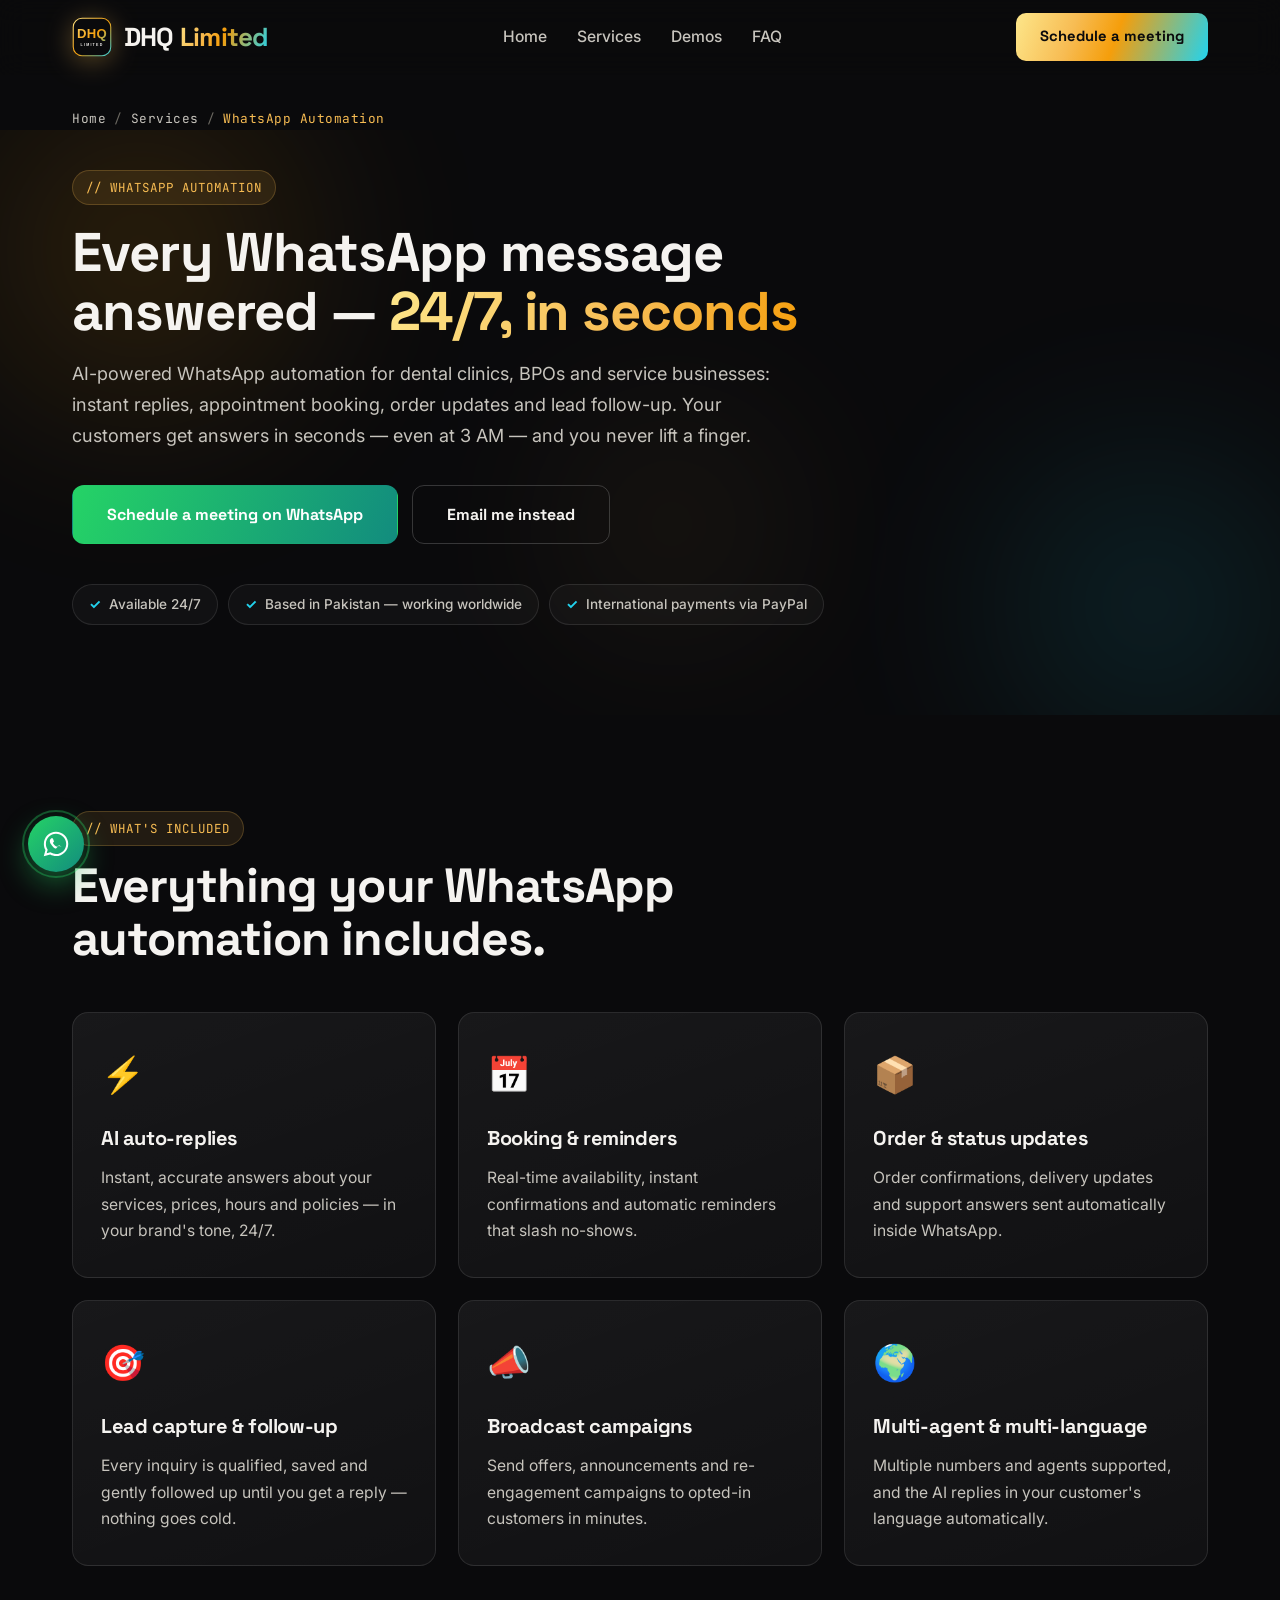
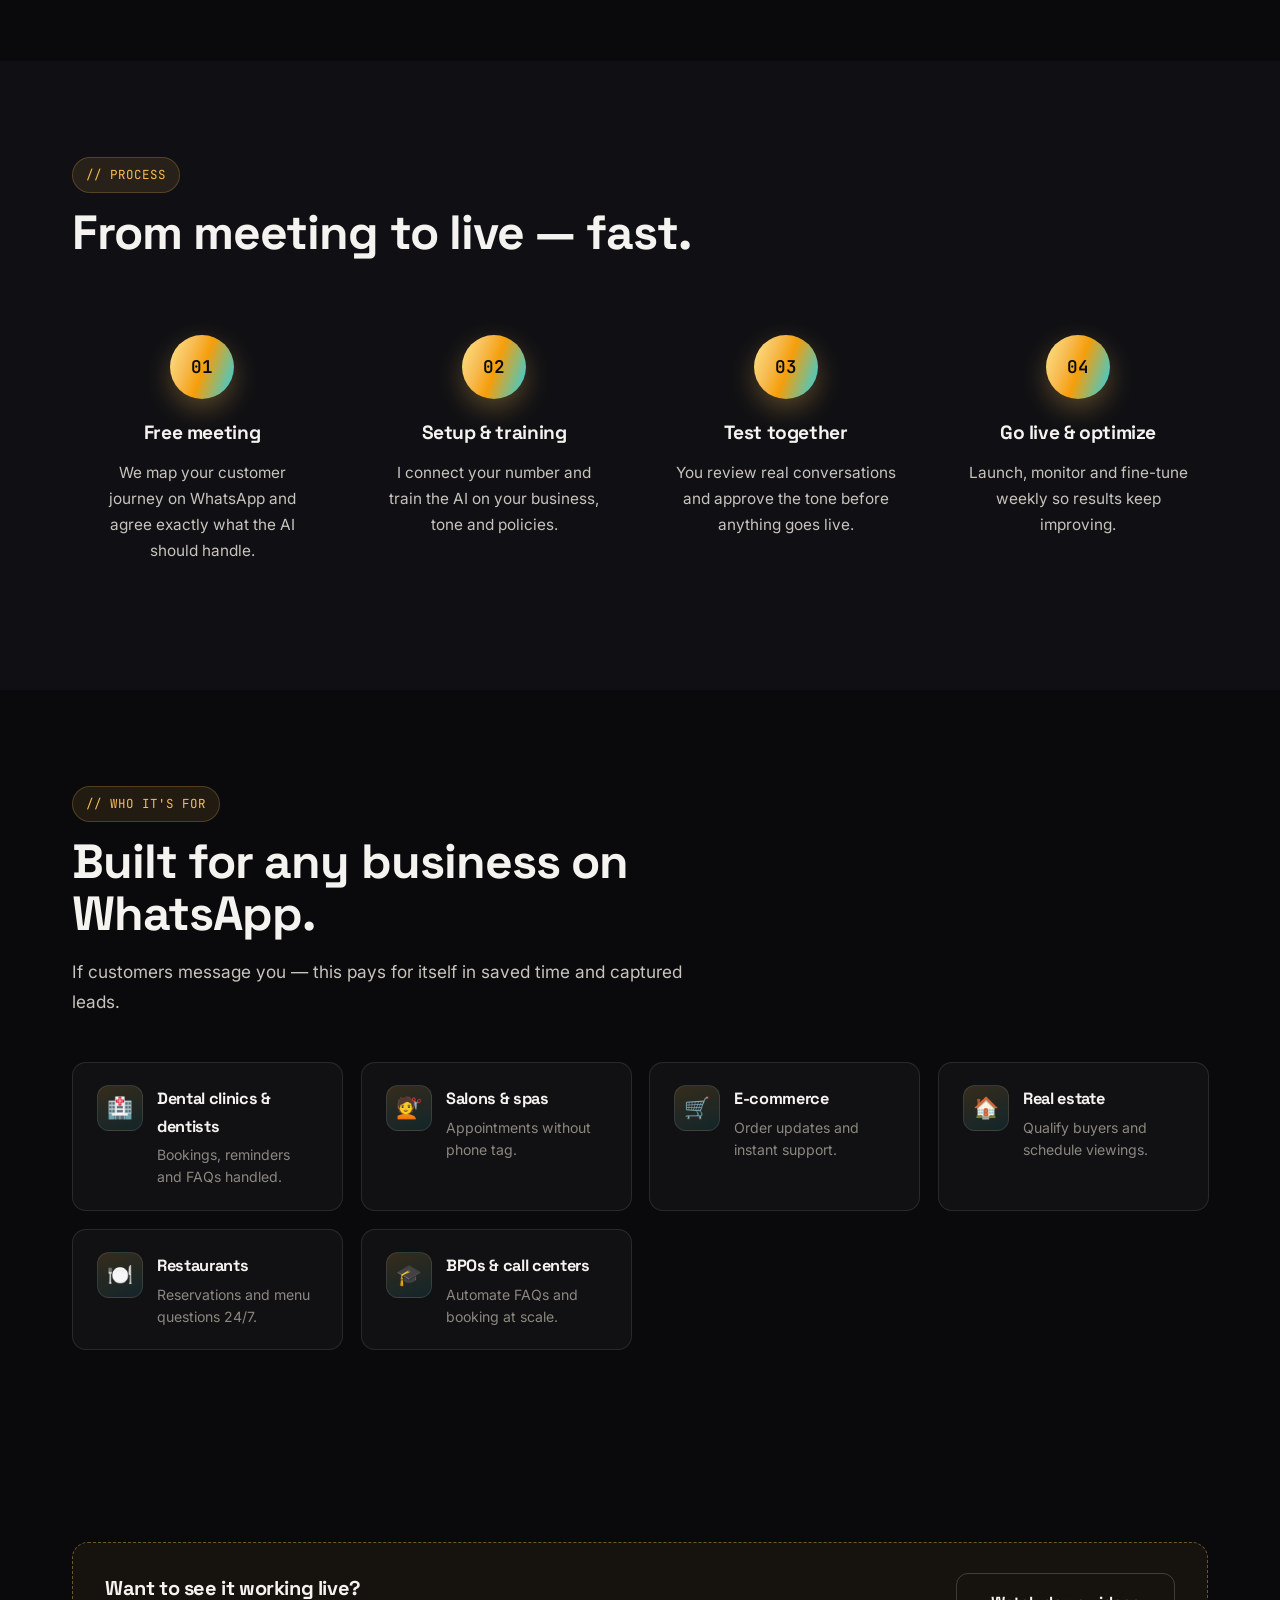
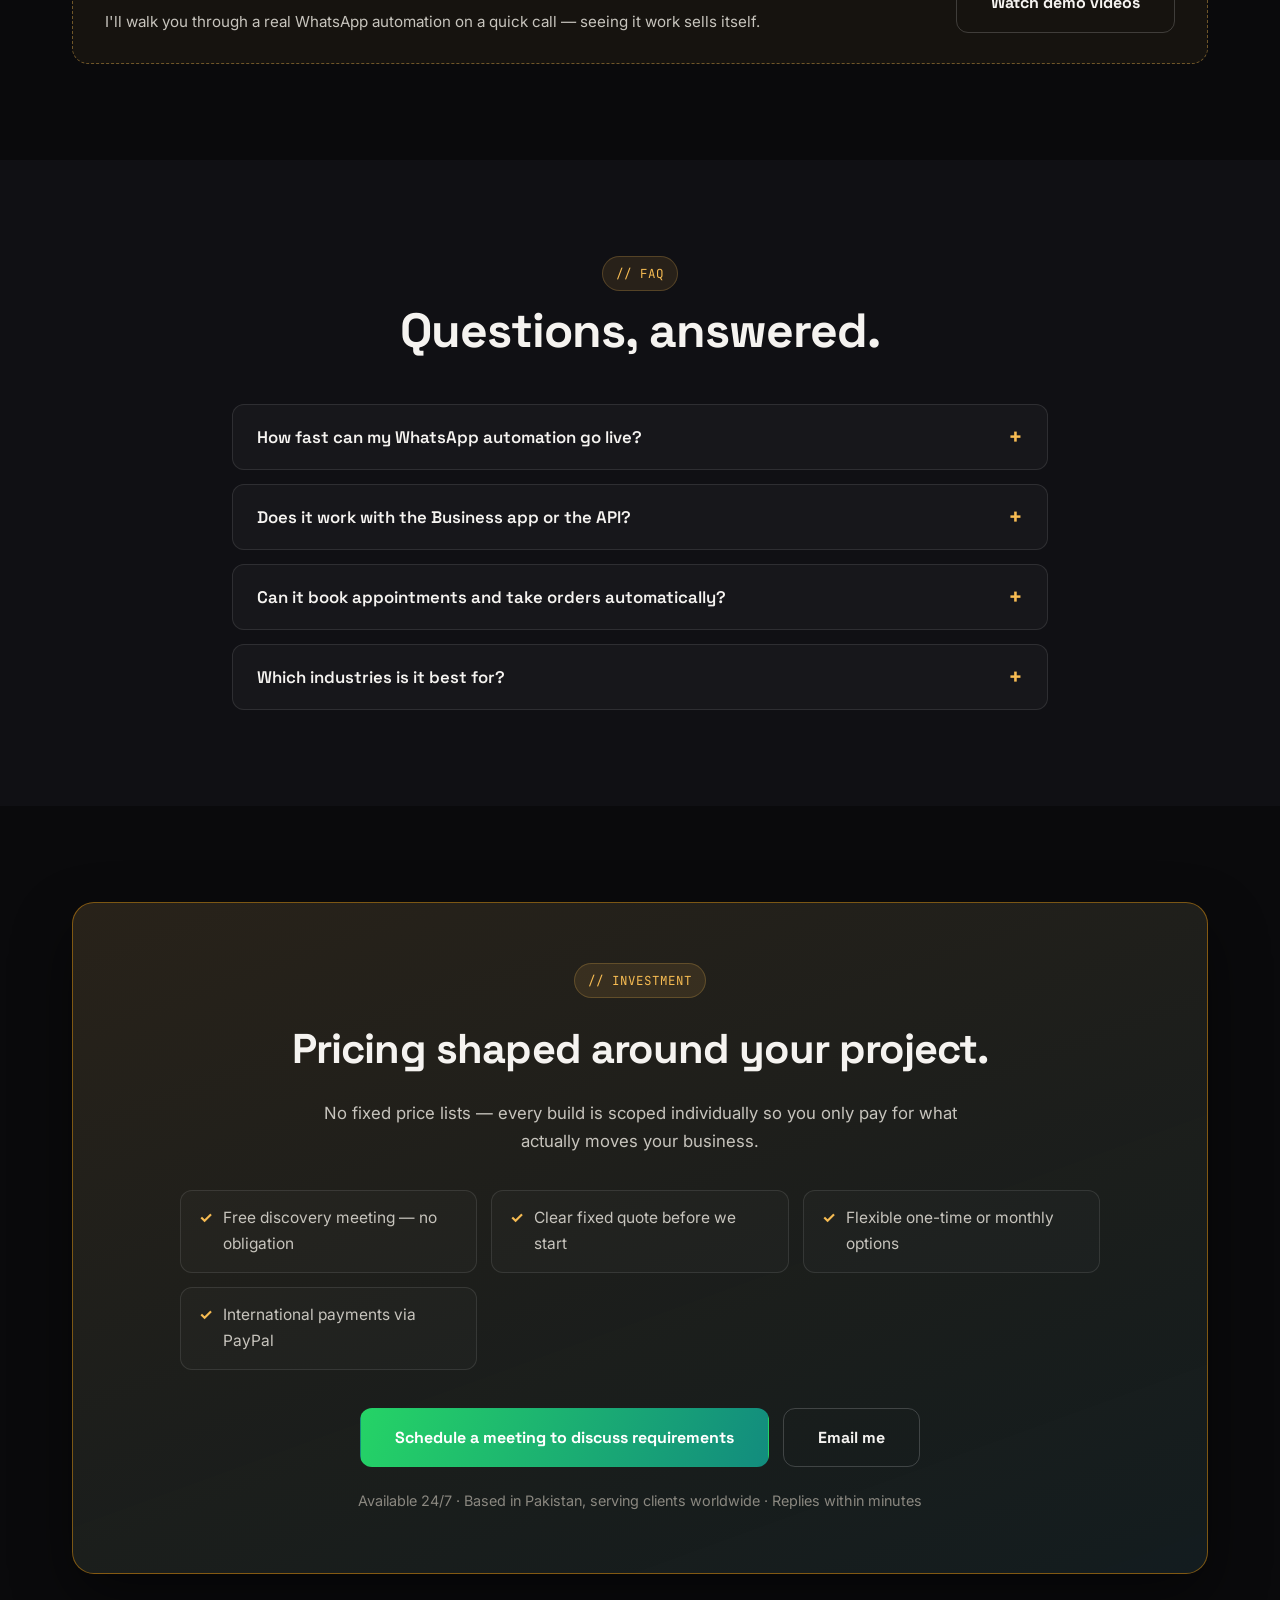
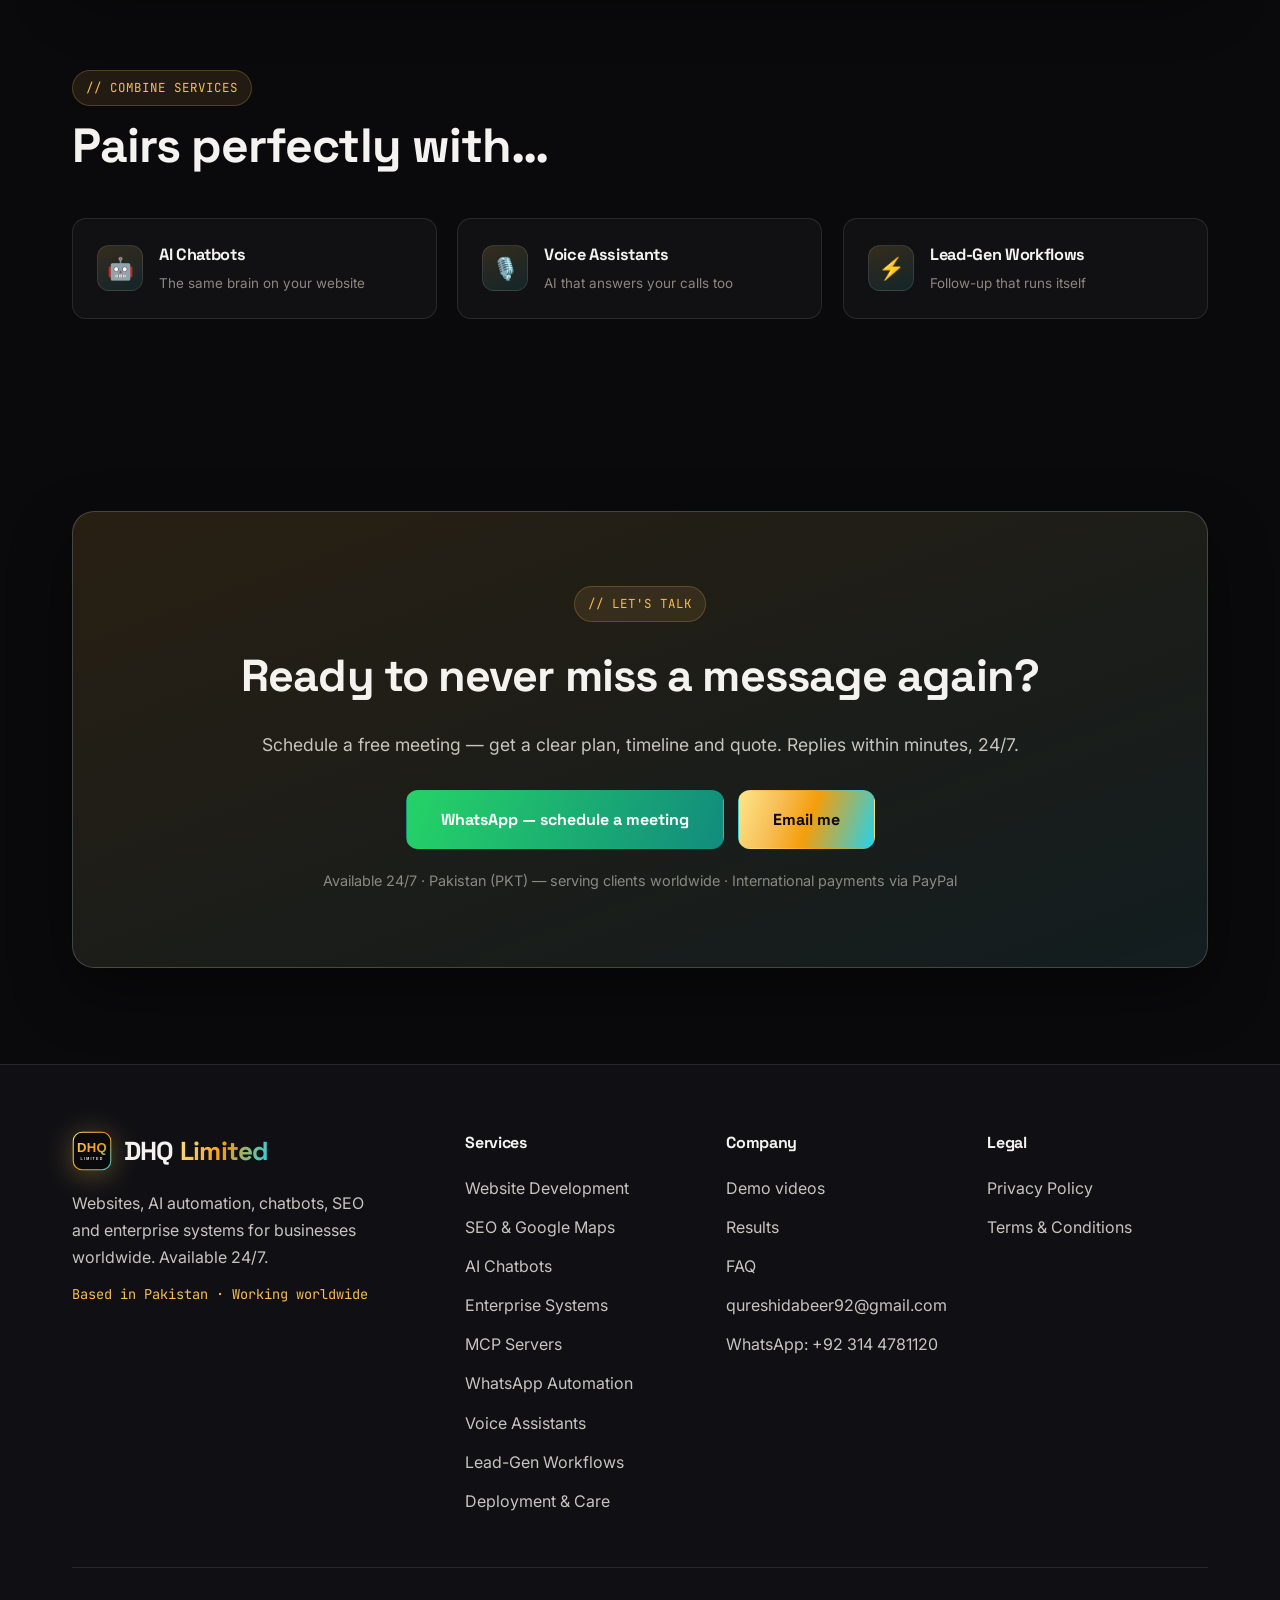
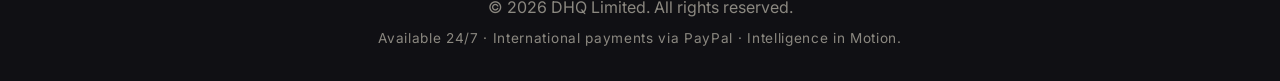
<file: whatsapp-automation.html>
<!DOCTYPE html>
<html lang="en">
<head>
    <meta charset="UTF-8">
    <meta name="viewport" content="width=device-width, initial-scale=1.0">
    <meta name="theme-color" content="#0a0a0c">
    <title>WhatsApp Automation for Business — DHQ Limited</title>
    <meta name="description" content="24/7 WhatsApp automation: AI replies, appointment booking, order updates and lead follow-up — set up end-to-end for any business. Schedule a free meeting.">
    <meta name="keywords" content="WhatsApp automation, WhatsApp chatbot, WhatsApp Business API setup, WhatsApp appointment booking, WhatsApp marketing automation, automated WhatsApp replies, WhatsApp AI assistant, WhatsApp lead capture, dental clinic WhatsApp booking, BPO WhatsApp automation, DHQ Limited">
    <meta name="author" content="DHQ Limited">
    <meta name="robots" content="index, follow, max-image-preview:large">
    <link rel="canonical" href="https://dhqlimited.com/whatsapp-automation.html">
    <meta property="og:type" content="website">
    <meta property="og:site_name" content="DHQ Limited">
    <meta property="og:title" content="WhatsApp Automation &amp; AI Chatbots for Business — DHQ Limited">
    <meta property="og:description" content="Every WhatsApp message answered 24/7 — AI replies, bookings, follow-ups and broadcasts, fully managed for you.">
    <meta property="og:url" content="https://dhqlimited.com/whatsapp-automation.html">
    <meta property="og:image" content="https://dhqlimited.com/assets/images/hero-chat.jpg">
    <meta name="twitter:card" content="summary_large_image">
    <meta name="twitter:title" content="WhatsApp Automation for Business — DHQ Limited">
    <meta name="twitter:description" content="24/7 WhatsApp automation: AI replies, booking, follow-ups and campaigns. Schedule a free meeting.">
    <meta name="twitter:image" content="https://dhqlimited.com/assets/images/hero-chat.jpg">
    <script type="application/ld+json">
    {"@context":"https://schema.org","@graph":[
    {"@type":"Service","name":"WhatsApp Automation Services","serviceType":"WhatsApp Automation","url":"https://dhqlimited.com/whatsapp-automation.html","description":"AI-powered WhatsApp automation: instant replies, appointment booking, order updates, lead capture and broadcast campaigns, set up end-to-end.","areaServed":"Worldwide","provider":{"@type":"ProfessionalService","name":"DHQ Limited","url":"https://dhqlimited.com","telephone":"+92-314-4781120","email":"qureshidabeer92@gmail.com","address":{"@type":"PostalAddress","addressCountry":"PK"}},"hoursAvailable":{"@type":"OpeningHoursSpecification","dayOfWeek":["Monday","Tuesday","Wednesday","Thursday","Friday","Saturday","Sunday"],"opens":"00:00","closes":"23:59"}},
    {"@type":"BreadcrumbList","itemListElement":[{"@type":"ListItem","position":1,"name":"Home","item":"https://dhqlimited.com/"},{"@type":"ListItem","position":2,"name":"WhatsApp Automation","item":"https://dhqlimited.com/whatsapp-automation.html"}]},
    {"@type":"FAQPage","mainEntity":[
    {"@type":"Question","name":"How fast can my WhatsApp automation go live?","acceptedAnswer":{"@type":"Answer","text":"Most businesses are fully live within a few days. We handle the entire setup — you only provide your business details and offer."}},
    {"@type":"Question","name":"Does it work with the WhatsApp Business app or the API?","acceptedAnswer":{"@type":"Answer","text":"Both. Small teams can start on the Business app, while higher volumes use the official WhatsApp Business API with a verified business profile."}},
    {"@type":"Question","name":"Can it book appointments and take orders automatically?","acceptedAnswer":{"@type":"Answer","text":"Yes. The AI checks real-time availability, confirms bookings, sends reminders and can take orders or payments — all inside WhatsApp."}},
    {"@type":"Question","name":"Which industries is WhatsApp automation best for?","acceptedAnswer":{"@type":"Answer","text":"Clinics, salons, restaurants, real estate, e-commerce, coaching and any business that gets customer questions on WhatsApp."}}
    ]}
    ]}
    </script>
    <link rel="icon" type="image/svg+xml" href="assets/favicon.svg">
    <link rel="preconnect" href="https://fonts.googleapis.com">
    <link rel="preconnect" href="https://fonts.gstatic.com" crossorigin>
    <link href="https://fonts.googleapis.com/css2?family=Space+Grotesk:wght@400;500;600;700&family=Inter:wght@400;500;600;700&family=JetBrains+Mono:wght@400;500;600&display=swap" rel="stylesheet">
    <link rel="stylesheet" href="styles.css">
</head>
<body>

    <!-- PRELOADER -->
    <div class="preloader" id="preloader" aria-hidden="true">
        <div class="preloader-mark">
            <img src="assets/logo.svg" alt="">
        </div>
        <div class="preloader-bar"><span></span></div>
    </div>

    <!-- SCROLL PROGRESS -->
    <div class="scroll-progress" id="scroll-progress" aria-hidden="true"></div>

    <!-- ===== NAVBAR ===== -->
    <nav class="navbar" id="navbar">
        <div class="nav-container">
            <a href="index.html" class="logo">
                <img src="assets/logo.svg" alt="DHQ Limited logo" class="logo-img">
                <span>DHQ<span class="logo-accent"> Limited</span></span>
            </a>
            <ul class="nav-links" id="nav-links">
                <li><a href="index.html">Home</a></li>
                <li><a href="index.html#services">Services</a></li>
                <li><a href="index.html#demos">Demos</a></li>
                <li><a href="index.html#faq">FAQ</a></li>
                <li class="nav-cta-mobile">
                    <a class="cta-button" href="https://wa.me/923144781120?text=Hi!%20I%27d%20like%20to%20schedule%20a%20meeting%20to%20discuss%20WhatsApp%20automation%20for%20my%20business." target="_blank" rel="noopener">Schedule a meeting</a>
                </li>
            </ul>
            <a class="cta-button nav-cta-desktop" href="https://wa.me/923144781120?text=Hi!%20I%27d%20like%20to%20schedule%20a%20meeting%20to%20discuss%20WhatsApp%20automation%20for%20my%20business." target="_blank" rel="noopener" >Schedule a meeting</a>
            <button class="nav-toggle" id="nav-toggle" aria-label="Toggle navigation" aria-expanded="false">
                <span></span><span></span><span></span>
            </button>
        </div>
    </nav>

    <!-- ===== BREADCRUMBS ===== -->
    <nav class="breadcrumbs" aria-label="Breadcrumb">
        <div class="container">
            <ol>
                <li><a href="index.html">Home</a></li>
                <li><a href="index.html#services">Services</a></li>
                <li aria-current="page">WhatsApp Automation</li>
            </ol>
        </div>
    </nav>

    <!-- ===== HERO ===== -->
    <section class="service-hero" id="top">
        <div class="aurora" aria-hidden="true"><span class="orb orb-1"></span><span class="orb orb-2"></span><span class="orb orb-3"></span></div>
        <div class="container">
            <span class="mono-tag">// whatsapp automation</span>
            <h1 class="reveal-up">Every WhatsApp message answered — <span class="gradient-text">24/7, in seconds</span></h1>
            <p class="hero-sub">AI-powered WhatsApp automation for dental clinics, BPOs and service businesses: instant replies, appointment booking, order updates and lead follow-up. Your customers get answers in seconds — even at 3 AM — and you never lift a finger.</p>
            <div class="hero-buttons">
                <a class="btn whatsapp" href="https://wa.me/923144781120?text=Hi!%20I%27d%20like%20to%20schedule%20a%20meeting%20to%20discuss%20WhatsApp%20automation%20for%20my%20business." target="_blank" rel="noopener">Schedule a meeting on WhatsApp</a>
                <a class="btn ghost" href="mailto:qureshidabeer92@gmail.com?subject=WhatsApp%20Automation%20%E2%80%94%20Schedule%20a%20Meeting">Email me instead</a>
            </div>
            <div class="trust-bar" aria-label="Trust badges">
                <span class="trust-chip"><span class="tick">✓</span> Available 24/7</span>
                <span class="trust-chip"><span class="tick">✓</span> Based in Pakistan — working worldwide</span>
                <span class="trust-chip"><span class="tick">✓</span> International payments via PayPal</span>
            </div>
        </div>
    </section>

    <!-- ===== WHAT'S INCLUDED ===== -->
    <section class="section" id="included">
        <div class="container">
            <div class="section-head">
                <span class="mono-tag">// what's included</span>
                <h2>Everything your WhatsApp automation includes.</h2>
            </div>
            <div class="deliverables-grid">
                <article class="feature-card reveal-up"><div class="feature-icon">⚡</div><h3>AI auto-replies</h3><p>Instant, accurate answers about your services, prices, hours and policies — in your brand's tone, 24/7.</p></article>
                <article class="feature-card reveal-up"><div class="feature-icon">📅</div><h3>Booking &amp; reminders</h3><p>Real-time availability, instant confirmations and automatic reminders that slash no-shows.</p></article>
                <article class="feature-card reveal-up"><div class="feature-icon">📦</div><h3>Order &amp; status updates</h3><p>Order confirmations, delivery updates and support answers sent automatically inside WhatsApp.</p></article>
                <article class="feature-card reveal-up"><div class="feature-icon">🎯</div><h3>Lead capture &amp; follow-up</h3><p>Every inquiry is qualified, saved and gently followed up until you get a reply — nothing goes cold.</p></article>
                <article class="feature-card reveal-up"><div class="feature-icon">📣</div><h3>Broadcast campaigns</h3><p>Send offers, announcements and re-engagement campaigns to opted-in customers in minutes.</p></article>
                <article class="feature-card reveal-up"><div class="feature-icon">🌍</div><h3>Multi-agent &amp; multi-language</h3><p>Multiple numbers and agents supported, and the AI replies in your customer's language automatically.</p></article>
            </div>
        </div>
    </section>

    <!-- ===== PROCESS ===== -->
    <section class="section alt" id="process">
        <div class="container">
            <div class="section-head">
                <span class="mono-tag">// process</span>
                <h2>From meeting to live — fast.</h2>
            </div>
            <div class="process-steps">
                <div class="step reveal-up"><div class="step-number">01</div><h3>Free meeting</h3><p>We map your customer journey on WhatsApp and agree exactly what the AI should handle.</p></div>
                <div class="step reveal-up"><div class="step-number">02</div><h3>Setup &amp; training</h3><p>I connect your number and train the AI on your business, tone and policies.</p></div>
                <div class="step reveal-up"><div class="step-number">03</div><h3>Test together</h3><p>You review real conversations and approve the tone before anything goes live.</p></div>
                <div class="step reveal-up"><div class="step-number">04</div><h3>Go live &amp; optimize</h3><p>Launch, monitor and fine-tune weekly so results keep improving.</p></div>
            </div>
        </div>
    </section>

    <!-- ===== WHO IT'S FOR ===== -->
    <section class="section" id="who">
        <div class="container">
            <div class="section-head">
                <span class="mono-tag">// who it's for</span>
                <h2>Built for any business on WhatsApp.</h2>
                <p class="section-subtitle">If customers message you — this pays for itself in saved time and captured leads.</p>
            </div>
            <div class="fit-grid">
                <div class="fit-card reveal-up"><div class="service-icon">🏥</div><div><h3>Dental clinics &amp; dentists</h3><p>Bookings, reminders and FAQs handled.</p></div></div>
                <div class="fit-card reveal-up"><div class="service-icon">💇</div><div><h3>Salons &amp; spas</h3><p>Appointments without phone tag.</p></div></div>
                <div class="fit-card reveal-up"><div class="service-icon">🛒</div><div><h3>E-commerce</h3><p>Order updates and instant support.</p></div></div>
                <div class="fit-card reveal-up"><div class="service-icon">🏠</div><div><h3>Real estate</h3><p>Qualify buyers and schedule viewings.</p></div></div>
                <div class="fit-card reveal-up"><div class="service-icon">🍽️</div><div><h3>Restaurants</h3><p>Reservations and menu questions 24/7.</p></div></div>
                <div class="fit-card reveal-up"><div class="service-icon">🎓</div><div><h3>BPOs &amp; call centers</h3><p>Automate FAQs and booking at scale.</p></div></div>
            </div>
        </div>
    </section>

    <!-- ===== DEMO ===== -->
    <section class="section" id="demo">
        <div class="container">
            <div class="demo-cta reveal-up">
                <div>
                    <h3>Want to see it working live?</h3>
                    <p>I'll walk you through a real WhatsApp automation on a quick call — seeing it work sells itself.</p>
                </div>
                <a class="btn ghost" href="index.html#demos">Watch demo videos</a>
            </div>
        </div>
    </section>

    <!-- ===== FAQ ===== -->
    <section class="section alt faq" id="faq">
        <div class="container narrow">
            <div class="section-head center">
                <span class="mono-tag">// faq</span>
                <h2>Questions, answered.</h2>
            </div>
            <div class="faq-list">
                <div class="faq-item">
                    <button class="faq-question" aria-expanded="false">How fast can my WhatsApp automation go live?<span class="faq-icon">+</span></button>
                    <div class="faq-answer"><p>Most businesses are fully live within a few days. We handle the entire setup — you only provide your business details and offer.</p></div>
                </div>
                <div class="faq-item">
                    <button class="faq-question" aria-expanded="false">Does it work with the Business app or the API?<span class="faq-icon">+</span></button>
                    <div class="faq-answer"><p>Both. Small teams can start on the WhatsApp Business app, while higher volumes use the official WhatsApp Business API with a verified profile.</p></div>
                </div>
                <div class="faq-item">
                    <button class="faq-question" aria-expanded="false">Can it book appointments and take orders automatically?<span class="faq-icon">+</span></button>
                    <div class="faq-answer"><p>Yes. The AI checks real-time availability, confirms bookings, sends reminders and can take orders — all inside WhatsApp.</p></div>
                </div>
                <div class="faq-item">
                    <button class="faq-question" aria-expanded="false">Which industries is it best for?<span class="faq-icon">+</span></button>
                    <div class="faq-answer"><p>Clinics, salons, restaurants, real estate, e-commerce, coaching — any business whose customers message on WhatsApp. <a href="mailto:qureshidabeer92@gmail.com">Ask about your niche</a>.</p></div>
                </div>
            </div>
        </div>
    </section>

    <!-- ===== INVESTMENT ===== -->
    <section class="section" id="pricing">
        <div class="container">
            <div class="invest-card reveal-up">
                <span class="mono-tag">// investment</span>
                <h2>Pricing shaped around your project.</h2>
                <p>No fixed price lists — every build is scoped individually so you only pay for what actually moves your business.</p>
                <ul class="invest-points">
                    <li><span class="check">✓</span> Free discovery meeting — no obligation</li>
                    <li><span class="check">✓</span> Clear fixed quote before we start</li>
                    <li><span class="check">✓</span> Flexible one-time or monthly options</li>
                    <li><span class="check">✓</span> International payments via PayPal</li>
                </ul>
                <div class="cta-buttons">
                    <a href="https://wa.me/923144781120?text=Hi!%20I%27d%20like%20to%20schedule%20a%20meeting%20to%20discuss%20WhatsApp%20automation%20for%20my%20business." target="_blank" rel="noopener" class="btn whatsapp">Schedule a meeting to discuss requirements</a>
                    <a href="mailto:qureshidabeer92@gmail.com?subject=WhatsApp%20Automation%20%E2%80%94%20Schedule%20a%20Meeting" class="btn ghost">Email me</a>
                </div>
                <p class="invest-note">Available 24/7 · Based in Pakistan, serving clients worldwide · Replies within minutes</p>
            </div>
        </div>
    </section>

    <!-- ===== RELATED SERVICES ===== -->
    <section class="section" id="related" style="padding-top: 0;">
        <div class="container">
            <div class="section-head">
                <span class="mono-tag">// combine services</span>
                <h2>Pairs perfectly with…</h2>
            </div>
            <div class="related-grid">
                <a class="related-card reveal-up" href="chatbot-development.html"><div class="service-icon">🤖</div><div><h3>AI Chatbots</h3><span>The same brain on your website</span></div></a>
                <a class="related-card reveal-up" href="voice-assistant-automation.html"><div class="service-icon">🎙️</div><div><h3>Voice Assistants</h3><span>AI that answers your calls too</span></div></a>
                <a class="related-card reveal-up" href="ai-automation-workflows.html"><div class="service-icon">⚡</div><div><h3>Lead-Gen Workflows</h3><span>Follow-up that runs itself</span></div></a>
            </div>
        </div>
    </section>

    <!-- ===== CTA ===== -->
    <section class="section cta-section" id="contact">
        <div class="container">
            <div class="cta">
                <span class="mono-tag">// let's talk</span>
                <h2>Ready to never miss a message again?</h2>
                <p>Schedule a free meeting — get a clear plan, timeline and quote. Replies within minutes, 24/7.</p>
                <div class="cta-buttons">
                    <a href="https://wa.me/923144781120?text=Hi!%20I%27d%20like%20to%20schedule%20a%20meeting%20to%20discuss%20WhatsApp%20automation%20for%20my%20business." target="_blank" rel="noopener" class="btn whatsapp">WhatsApp — schedule a meeting</a>
                    <a href="mailto:qureshidabeer92@gmail.com?subject=WhatsApp%20Automation%20%E2%80%94%20Schedule%20a%20Meeting" class="btn primary">Email me</a>
                </div>
                <p class="cta-note">Available 24/7 · Pakistan (PKT) — serving clients worldwide · International payments via PayPal</p>
            </div>
        </div>
    </section>

    <!-- ===== FOOTER ===== -->
    <footer class="footer">
        <div class="container">
            <div class="footer-content">
                <div class="footer-column brand">
                    <a href="index.html" class="logo">
                        <img src="assets/logo.svg" alt="DHQ Limited logo" class="logo-img">
                        <span>DHQ<span class="logo-accent"> Limited</span></span>
                    </a>
                    <p class="footer-desc">Websites, AI automation, chatbots, SEO and enterprise systems for businesses worldwide. Available 24/7.</p>
                    <p class="footer-handle">Based in Pakistan · Working worldwide</p>
                </div>
                <div class="footer-column">
                    <h4>Services</h4>
                    <ul>
                        <li><a href="website-development.html">Website Development</a></li>
                        <li><a href="seo-services.html">SEO &amp; Google Maps</a></li>
                        <li><a href="chatbot-development.html">AI Chatbots</a></li>
                        <li><a href="enterprise-systems.html">Enterprise Systems</a></li>
                        <li><a href="mcp-server-development.html">MCP Servers</a></li>
                        <li><a href="whatsapp-automation.html">WhatsApp Automation</a></li>
                        <li><a href="voice-assistant-automation.html">Voice Assistants</a></li>
                        <li><a href="ai-automation-workflows.html">Lead-Gen Workflows</a></li>
                        <li><a href="deployment-maintenance.html">Deployment &amp; Care</a></li>
                    </ul>
                </div>
                <div class="footer-column">
                    <h4>Company</h4>
                    <ul>
                        <li><a href="index.html#demos">Demo videos</a></li>
                        <li><a href="index.html#results">Results</a></li>
                        <li><a href="index.html#faq">FAQ</a></li>
                        <li><a href="mailto:qureshidabeer92@gmail.com">qureshidabeer92@gmail.com</a></li>
                        <li><a href="https://wa.me/923144781120" target="_blank" rel="noopener">WhatsApp: +92 314 4781120</a></li>
                    </ul>
                </div>
                <div class="footer-column">
                    <h4>Legal</h4>
                    <ul>
                        <li><a href="privacy-policy.html">Privacy Policy</a></li>
                        <li><a href="terms-and-conditions.html">Terms &amp; Conditions</a></li>
                    </ul>
                </div>
            </div>
            <div class="footer-bottom">
                <p>&copy; <span id="year"></span> DHQ Limited. All rights reserved.</p>
                <p class="footer-tag">Available 24/7 · International payments via PayPal · Intelligence in Motion.</p>
            </div>
        </div>
    </footer>

    <!-- FLOATING WHATSAPP -->
    <a href="https://wa.me/923144781120?text=Hi!%20I%27d%20like%20to%20schedule%20a%20free%20meeting%20to%20discuss%20a%20project." class="wa-float" target="_blank" rel="noopener" aria-label="Chat with DHQ Limited on WhatsApp">
        <svg viewBox="0 0 448 512" aria-hidden="true"><path d="M380.9 97.1C339 55.1 283.2 32 223.9 32c-122.4 0-222 99.6-222 222 0 39.1 10.2 77.3 29.6 111L0 480l117.7-30.9c32.4 17.7 68.9 27 106.1 27h.1c122.3 0 224.1-99.6 224.1-222 0-59.3-25.2-115-67.1-157zm-157 341.6c-33.2 0-65.7-8.9-94-25.7l-6.7-4-69.8 18.3L72 359.2l-4.4-7c-18.5-29.4-28.2-63.3-28.2-98.2 0-101.7 82.8-184.5 184.6-184.5 49.3 0 95.6 19.2 130.4 54.1 34.8 34.9 56.2 81.2 56.1 130.5 0 101.8-84.9 184.6-186.6 184.6zm101.2-138.2c-5.5-2.8-32.8-16.2-37.9-18-5.1-1.9-8.8-2.8-12.5 2.8-3.7 5.6-14.3 18-17.6 21.8-3.2 3.7-6.5 4.2-12 1.4-32.6-16.3-54-29.1-75.5-66-5.7-9.8 5.7-9.1 16.3-30.3 1.8-3.7.9-6.9-.5-9.7-1.4-2.8-12.5-30.1-17.1-41.2-4.5-10.8-9.1-9.3-12.5-9.5-3.2-.2-6.9-.2-10.6-.2-3.7 0-9.7 1.4-14.8 6.9-5.1 5.6-19.4 19-19.4 46.3 0 27.3 19.9 53.7 22.6 57.4 2.8 3.7 39.1 59.7 74.8 74.8 3.7 1.4 6.9 2.3 9.7 2.3 5.3 0 9.7-3.9 11.5-6.2 1.9-2.3 23.2-28.4 26.4-33.4 3.2-5 1-8.3-1.4-11.1z"/></svg>
    </a>

    <!-- BACK TO TOP -->
    <button class="back-to-top" id="back-to-top" aria-label="Back to top">↑</button>

    <script src="script.js"></script>
</body>
</html>
</file>
<file: styles.css>
/* ============================================================
   VERTEX AI — "Authority Dark" theme
   charcoal + electric gold→amber↔cyan, Space Grotesk + Inter
   ============================================================ */

* { margin: 0; padding: 0; box-sizing: border-box; }

:root {
    /* palette */
    --bg: #0a0a0c;
    --bg-2: #101014;
    --bg-3: #16161c;
    --surface: rgba(255, 255, 255, 0.03);
    --surface-2: rgba(255, 255, 255, 0.06);
    --border: rgba(255, 255, 255, 0.10);
    --border-strong: rgba(255, 255, 255, 0.18);

    --text: #f5f3f0;
    --text-2: #c7c4bd;
    --text-3: #8b8880;
    --muted: #6b6861;

    /* signature gradient: gold → amber → cyan */
    --gold: #f7bc53;
    --amber: #f59e0b;
    --cyan: #22d3ee;
    --grad: linear-gradient(110deg, #fde68a 0%, #f7bc53 30%, #f59e0b 52%, #22d3ee 100%);
    --grad-soft: linear-gradient(110deg, rgba(247,188,83,.9), rgba(245,158,11,.9), rgba(34,211,238,.9));

    --whatsapp: #25d366;
    --whatsapp-dark: #128c7e;

    --font-head: 'Space Grotesk', sans-serif;
    --font-body: 'Inter', sans-serif;
    --font-mono: 'JetBrains Mono', monospace;

    --radius: 16px;
    --radius-sm: 10px;
    --shadow: 0 24px 60px rgba(0, 0, 0, 0.45);
    --glow: 0 0 40px rgba(247, 188, 83, 0.18);
}

html { scroll-behavior: smooth; }

body {
    font-family: var(--font-body);
    background-color: var(--bg);
    color: var(--text);
    line-height: 1.7;
    overflow-x: hidden;
    -webkit-font-smoothing: antialiased;
}

img { max-width: 100%; display: block; }
a { color: inherit; text-decoration: none; }

h1, h2, h3, h4 { font-family: var(--font-head); letter-spacing: -0.02em; }

/* ===== utilities ===== */
.container { max-width: 1180px; margin: 0 auto; padding: 0 22px; }
.container.narrow { max-width: 860px; }
.section { padding: 96px 22px; position: relative; }
@media (max-width: 768px) { .section { padding: 60px 18px; } }

.section-head { margin-bottom: 46px; max-width: 720px; }
.section-head.center { margin: 0 auto 46px; text-align: center; }
.section-head h2 {
    font-size: clamp(2rem, 5vw, 3rem);
    font-weight: 700;
    line-height: 1.1;
    margin: 14px 0 16px;
}
.subtitle, .section-subtitle { color: var(--text-2); font-size: 1.08rem; max-width: 640px; }
.center { text-align: center; }

/* mono "code" tag labels */
.mono-tag {
    font-family: var(--font-mono);
    font-size: 0.78rem;
    letter-spacing: 0.08em;
    text-transform: uppercase;
    color: var(--gold);
    background: rgba(247, 188, 83, 0.10);
    border: 1px solid rgba(247, 188, 83, 0.22);
    padding: 6px 13px;
    border-radius: 30px;
    display: inline-block;
}

/* gradient text */
.gradient-text {
    background: var(--grad);
    -webkit-background-clip: text;
    background-clip: text;
    -webkit-text-fill-color: transparent;
    color: transparent;
    background-size: 200% auto;
    animation: gradShift 6s ease-in-out infinite;
}
@keyframes gradShift {
    0%, 100% { background-position: 0% 50%; }
    50% { background-position: 100% 50%; }
}
/* ===== preloader ===== */
.preloader {
    position: fixed;
    inset: 0;
    z-index: 1000;
    background: var(--bg);
    display: flex;
    flex-direction: column;
    align-items: center;
    justify-content: center;
    gap: 22px;
    transition: opacity .5s ease, visibility .5s ease;
}
.preloader.hidden { opacity: 0; visibility: hidden; }
.preloader-mark { width: 72px; height: 72px; animation: pulseMark 1.4s ease-in-out infinite; }
.preloader-mark img { width: 100%; }
@keyframes pulseMark { 0%,100%{transform:scale(1)} 50%{transform:scale(1.08)} }
.preloader-bar { width: 160px; height: 3px; border-radius: 3px; background: rgba(255,255,255,0.08); overflow: hidden; }
.preloader-bar span { display: block; height: 100%; width: 40%; background: var(--grad); border-radius: 3px; animation: load 1.1s ease-in-out infinite; }
@keyframes load { 0%{transform:translateX(-120%)} 100%{transform:translateX(420%)} }

/* ===== scroll progress ===== */
.scroll-progress {
    position: fixed;
    top: 0; left: 0;
    height: 3px;
    width: 0;
    background: var(--grad);
    z-index: 200;
}

/* ===== navbar ===== */
.navbar {
    position: fixed;
    top: 0; left: 0;
    width: 100%;
    z-index: 150;
    background: rgba(10, 10, 12, 0.6);
    border-bottom: 1px solid transparent;
    backdrop-filter: blur(14px);
    -webkit-backdrop-filter: blur(14px);
    transition: background 0.35s ease, border-color 0.35s ease, box-shadow 0.35s ease;
}
.navbar.scrolled {
    background: rgba(10, 10, 12, 0.92);
    border-bottom-color: var(--border);
    box-shadow: 0 10px 40px rgba(0,0,0,0.35);
}
.nav-container {
    max-width: 1180px;
    margin: 0 auto;
    padding: 0 22px;
    display: flex;
    justify-content: space-between;
    align-items: center;
    height: 74px;
}
.logo { display: flex; align-items: center; gap: 12px; font-family: var(--font-head); font-size: 26px; font-weight: 700; letter-spacing: -0.03em; }
.logo-img { width: 40px; height: 40px; border-radius: 10px; filter: drop-shadow(0 4px 14px rgba(247,188,83,.35)); }
.logo-accent { background: var(--grad); -webkit-background-clip: text; background-clip: text; -webkit-text-fill-color: transparent; }

.nav-links { display: flex; align-items: center; gap: 30px; list-style: none; }
.nav-links > li > a { color: var(--text-2); font-weight: 500; font-size: 0.98rem; position: relative; transition: color 0.3s ease; }
.nav-links > li > a::after { content:''; position:absolute; left:0; bottom:-6px; height:2px; width:0; background: var(--grad); transition:width 0.3s ease; }
.nav-links > li > a:hover { color: var(--text); }
.nav-links > li > a:hover::after { width: 100%; }

.cta-button {
    display: inline-block;
    padding: 11px 24px;
    background: transparent;
    color: var(--bg);
    border: none;
    border-radius: 10px;
    font-weight: 700;
    font-family: var(--font-head);
    font-size: 0.92rem;
    cursor: pointer;
    background: var(--grad);
    position: relative;
    transition: transform 0.25s ease, box-shadow 0.25s ease;
}
.cta-button:hover { transform: translateY(-2px); box-shadow: 0 10px 28px rgba(247,188,83,.35); }

.nav-cta-desktop button, .nav-cta-mobile button { margin: 0; }
.nav-cta-mobile { display: none; }

.nav-toggle { display: none; flex-direction: column; gap: 5px; background: transparent; border: none; cursor: pointer; padding: 6px; z-index: 160; }
.nav-toggle span { display:block; width:26px; height:3px; border-radius:3px; background: var(--text); transition: all .3s ease; }
.nav-toggle.open span:nth-child(1){ transform:translateY(8px) rotate(45deg);}
.nav-toggle.open span:nth-child(2){ opacity:0;}
.nav-toggle.open span:nth-child(3){ transform:translateY(-8px) rotate(-45deg);}
/* ===== hero ===== */
.hero {
    position: relative;
    padding: 150px 22px 90px;
    min-height: 92vh;
    display: flex;
    align-items: center;
    overflow: hidden;
    background: var(--bg);
}
.hero-grid { display: grid; grid-template-columns: 1.1fr 0.9fr; gap: 60px; align-items: center; width: 100%; }

/* aurora orbs */
.aurora { position: absolute; inset: 0; overflow: hidden; pointer-events: none; z-index: 0; }
.orb { position: absolute; border-radius: 50%; filter: blur(90px); opacity: 0.5; }
.orb-1 { width: 480px; height: 480px; top: -120px; left: -100px; background: radial-gradient(circle, rgba(245,158,11,.4), transparent 70%); animation: drift 14s ease-in-out infinite; }
.orb-2 { width: 420px; height: 420px; bottom: -100px; right: -80px; background: radial-gradient(circle, rgba(34,211,238,.35), transparent 70%); animation: drift 18s ease-in-out infinite reverse; }
.orb-3 { width: 320px; height: 320px; top: 40%; left: 40%; background: radial-gradient(circle, rgba(247,188,83,.22), transparent 70%); animation: drift 22s ease-in-out infinite; }
@keyframes drift { 0%,100%{transform:translate(0,0) scale(1)} 50%{transform:translate(40px,-30px) scale(1.08)} }

.hero-content { position: relative; z-index: 2; }
.hero h1 { font-size: clamp(2.6rem, 5.4vw, 4rem); font-weight: 700; line-height: 1.05; margin: 22px 0 20px; }
.hero-sub { color: var(--text-2); font-size: 1.13rem; max-width: 540px; margin-bottom: 30px; }
.hero-buttons { display: flex; flex-wrap: wrap; gap: 14px; margin-bottom: 40px; }

/* typewriter rotator */
.rotator { color: var(--gold); }
.cursor { color: var(--cyan); animation: blink 1s step-end infinite; font-weight: 400; }
@keyframes blink { 50% { opacity: 0; } }

/* buttons */
.btn {
    display: inline-block;
    padding: 15px 34px;
    border-radius: 12px;
    font-family: var(--font-head);
    font-weight: 700;
    font-size: 1rem;
    cursor: pointer;
    border: 1px solid transparent;
    transition: transform 0.25s ease, box-shadow 0.25s ease, background 0.25s ease, border-color 0.25s ease;
    text-align: center;
}
.btn.primary { background: var(--grad); color: var(--bg); }
.btn.primary:hover { transform: translateY(-3px); box-shadow: 0 14px 34px rgba(247,188,83,.35); }
.btn.ghost { background: transparent; color: var(--text); border-color: var(--border-strong); }
.btn.ghost:hover { border-color: var(--gold); color: var(--gold); transform: translateY(-3px); }
.btn.whatsapp { background: linear-gradient(110deg, var(--whatsapp), var(--whatsapp-dark)); color: #fff; }
.btn.whatsapp:hover { transform: translateY(-3px); box-shadow: 0 14px 34px rgba(37,211,102,.35); }

.hero-stats { display: flex; gap: 40px; flex-wrap: wrap; }
.hs-item { display: flex; flex-direction: column; }
.hs-item strong { font-family: var(--font-head); font-size: 1.7rem; font-weight: 700; background: var(--grad); -webkit-background-clip: text; background-clip: text; -webkit-text-fill-color: transparent; }
.hs-item span { color: var(--text-3); font-size: 0.9rem; }

/* hero visual / phone */
.hero-visual { position: relative; z-index: 2; }
.phone-frame {
    position: relative;
    border-radius: 28px;
    overflow: hidden;
    border: 1px solid var(--border-strong);
    box-shadow: var(--shadow), 0 0 60px rgba(245,158,11,.12);
    background: var(--bg-3);
}
.phone-frame img { width: 100%; height: auto; aspect-ratio: 4 / 3.2; object-fit: cover; }

.float-card {
    position: absolute;
    padding: 11px 16px;
    background: rgba(16,16,20,0.85);
    border: 1px solid rgba(247,188,83,.4);
    border-radius: 12px;
    font-size: 0.88rem;
    font-weight: 600;
    color: var(--text);
    backdrop-filter: blur(6px);
    box-shadow: 0 12px 30px rgba(0,0,0,.4);
    animation: floatY 5s ease-in-out infinite;
    white-space: nowrap;
}
.float-card-1 { top: 7%; right: -10px; }
.float-card-2 { bottom: 22%; left: -10px; animation-delay: 1.2s; }
.float-card-3 { bottom: 3%; right: 6%; animation-delay: 2.4s; }
@keyframes floatY { 0%,100%{transform:translateY(0)} 50%{transform:translateY(-12px)} }

/* tilt base */
.tilt { transform-style: preserve-3d; will-change: transform; transition: transform 0.15s ease-out; }

/* ===== marquee ===== */
.marquee {
    border-top: 1px solid var(--border);
    border-bottom: 1px solid var(--border);
    background: var(--bg-2);
    overflow: hidden;
    padding: 22px 0;
}
.marquee-track { display: flex; width: max-content; animation: scrollM 28s linear infinite; }
.marquee:hover .marquee-track { animation-play-state: paused; }
.marquee-group { display: flex; gap: 40px; padding-right: 40px; flex-shrink: 0; }
.marquee-group span { font-family: var(--font-head); font-size: 1.3rem; font-weight: 600; color: var(--text-3); display: flex; align-items: center; gap: 40px; }
.marquee-group span::after { content: '◆'; font-size: 0.7rem; color: var(--gold); }
@keyframes scrollM { to { transform: translateX(-50%); } }
/* ===== services / features ===== */
.features-grid { display: grid; grid-template-columns: repeat(auto-fit, minmax(300px, 1fr)); gap: 24px; }
.feature-card {
    position: relative;
    padding: 32px 28px;
    background: linear-gradient(160deg, var(--surface-2), var(--surface));
    border: 1px solid var(--border);
    border-radius: var(--radius);
    transition: transform .35s ease, border-color .35s ease, box-shadow .35s ease;
    overflow: hidden;
}
.feature-card::before { content:''; position:absolute; inset:0; background: radial-gradient(400px 200px at var(--mx,50%) 0%, rgba(247,188,83,.14), transparent 70%); opacity:0; transition:opacity .35s ease; pointer-events:none; }
.feature-card:hover { transform: translateY(-6px); border-color: rgba(247,188,83,.4); box-shadow: var(--glow); }
.feature-card:hover::before { opacity:1; }
.feature-icon { font-size: 2.2rem; margin-bottom: 16px; }
.feature-card h3 { font-size: 1.25rem; margin-bottom: 10px; }
.feature-card p { color: var(--text-2); font-size: 0.98rem; line-height: 1.7; }

/* ===== how it works ===== */
.how-it-works { background: var(--bg-2); }
.process-steps { display: grid; grid-template-columns: repeat(auto-fit, minmax(220px, 1fr)); gap: 32px; }
.step { text-align: center; padding: 30px 20px; }
.step-number {
    font-family: var(--font-mono);
    font-size: 1.1rem;
    font-weight: 600;
    color: var(--bg);
    width: 64px; height: 64px;
    margin: 0 auto 18px;
    display: flex; align-items: center; justify-content: center;
    background: var(--grad);
    border-radius: 50%;
    box-shadow: 0 10px 26px rgba(247,188,83,.3);
}
.step h3 { font-size: 1.2rem; margin-bottom: 10px; }
.step p { color: var(--text-2); font-size: 0.96rem; }

/* ===== outcomes ===== */
.outcome-grid { display: grid; grid-template-columns: repeat(auto-fit, minmax(300px, 1fr)); gap: 26px; }
.outcome-card {
    border: 1px solid var(--border);
    border-radius: var(--radius);
    overflow: hidden;
    background: var(--surface);
    transition: transform .35s ease, border-color .35s ease, box-shadow .35s ease;
}
.outcome-card:hover { transform: translateY(-6px); border-color: rgba(34,211,238,.4); box-shadow: 0 18px 46px rgba(0,0,0,.4); }
.outcome-media { position: relative; overflow: hidden; }
.outcome-media img { height: 210px; width: 100%; object-fit: cover; transition: transform .6s ease; }
.outcome-card:hover .outcome-media img { transform: scale(1.06); }
.outcome-body { padding: 26px; }
.outcome-body h3 { font-size: 1.22rem; margin-bottom: 10px; }
.outcome-body p { color: var(--text-2); font-size: 0.97rem; margin-bottom: 18px; }
.tag { display: inline-block; padding: 5px 14px; border-radius: 30px; font-family: var(--font-mono); font-size: 0.76rem; letter-spacing: .04em; text-transform: uppercase; color: var(--cyan); background: rgba(34,211,238,.12); border: 1px solid rgba(34,211,238,.3); }

/* ===== results ===== */
.results { background: linear-gradient(180deg, var(--bg) 0%, var(--bg-2) 100%); }
.stats-grid { display: grid; grid-template-columns: repeat(auto-fit, minmax(200px, 1fr)); gap: 22px; }
.stat-box { padding: 40px 24px; text-align: center; background: var(--surface); border: 1px solid var(--border); border-radius: var(--radius); transition: transform .3s ease, border-color .3s ease; }
.stat-box:hover { transform: translateY(-5px); border-color: rgba(245,158,11,.4); }
.stat-number { font-family: var(--font-head); font-size: 3.2rem; font-weight: 700; background: var(--grad); -webkit-background-clip: text; background-clip: text; -webkit-text-fill-color: transparent; margin-bottom: 6px; }
.stat-label { color: var(--text-2); font-weight: 500; }
/* ===== testimonials ===== */
.testimonials { background: var(--bg-2); }
.testimonial-grid { display: grid; grid-template-columns: repeat(auto-fit, minmax(280px, 1fr)); gap: 22px; }
.testimonial-card { display:flex; flex-direction:column; gap:14px; padding: 30px; background: var(--surface); border: 1px solid var(--border); border-radius: var(--radius); transition: transform .3s ease, border-color .3s ease; }
.testimonial-card:hover { transform: translateY(-5px); border-color: rgba(247,188,83,.35); }
.stars { color: var(--amber); letter-spacing: 2px; }
.testimonial-text { color: var(--text-2); line-height: 1.75; flex: 1; }
.testimonial-footer { display:flex; align-items:center; gap: 14px; }
.testimonial-avatar { width: 46px; height: 46px; border-radius: 50%; background: var(--grad-soft); display:flex; align-items:center; justify-content:center; font-size: 1.3rem; }
.testimonial-name { font-weight: 600; color: var(--text); }
.testimonial-role { color: var(--text-3); font-size: 0.85rem; }

/* ===== pricing ===== */
.pricing-grid { display: grid; grid-template-columns: repeat(auto-fit, minmax(280px, 1fr)); gap: 24px; align-items: stretch; }
.pricing-card { position: relative; display:flex; flex-direction:column; padding: 34px 30px; background: var(--surface); border: 1px solid var(--border); border-radius: var(--radius); transition: transform .3s ease, border-color .3s ease, box-shadow .3s ease; }
.pricing-card:hover { transform: translateY(-8px); border-color: rgba(247,188,83,.4); box-shadow: var(--glow); }
.pricing-card.featured { border-color: rgba(245,158,11,.5); background: linear-gradient(160deg, rgba(247,188,83,.10), var(--surface)); }
.pricing-badge { position:absolute; top:-14px; right: 22px; padding: 6px 16px; font-family: var(--font-mono); font-size: 0.72rem; text-transform: uppercase; letter-spacing: .05em; color: var(--bg); background: var(--grad); border-radius: 30px; font-weight: 600; }
.pricing-title { font-size: 1.3rem; margin-bottom: 4px; }
.pricing-amount { font-family: var(--font-head); font-size: 2.7rem; font-weight: 700; margin-top: 6px; }
.pricing-subtext { color: var(--text-3); margin-bottom: 22px; }
.pricing-features { list-style: none; margin-bottom: auto; }
.pricing-features li { padding: 11px 0; color: var(--text-2); border-bottom: 1px solid var(--border); display:flex; gap: 10px; align-items: flex-start; font-size: 0.95rem; }
.pricing-features li:last-child { border-bottom: none; }
.check { color: var(--gold); font-weight: 700; }

/* ===== faq ===== */
.faq { background: var(--bg-2); }
.faq-list { display:flex; flex-direction:column; gap: 14px; }
.faq-item { background: var(--surface); border: 1px solid var(--border); border-radius: 12px; overflow: hidden; transition: border-color .3s ease; }
.faq-item.open { border-color: rgba(247,188,83,.4); }
.faq-question { width:100%; display:flex; justify-content:space-between; align-items:center; gap:16px; padding: 20px 24px; background:transparent; border:none; color:var(--text); font-family:var(--font-head); font-size:1.05rem; font-weight:600; text-align:left; cursor:pointer; }
.faq-icon { color: var(--gold); font-size: 1.5rem; line-height:1; transition: transform .3s ease; }
.faq-item.open .faq-icon { transform: rotate(45deg); }
.faq-answer { max-height:0; overflow:hidden; transition: max-height .4s ease; padding: 0 24px; color:var(--text-2); }
.faq-answer p { padding-bottom: 20px; line-height:1.75; }
.faq-answer a { color: var(--cyan); text-decoration: underline; }
.faq-item.open .faq-answer { max-height: 560px; }
/* ===== CTA ===== */
.cta-section { background: var(--bg); }
.cta { position: relative; overflow: hidden; text-align: center; padding: 74px 40px; border: 1px solid var(--border-strong); border-radius: 22px; background: linear-gradient(160deg, rgba(245,158,11,.10), rgba(34,211,238,.06)), var(--surface); box-shadow: var(--shadow); }
.cta h2 { font-size: clamp(2rem, 4vw, 2.8rem); margin: 16px 0; }
.cta p { color: var(--text-2); font-size: 1.1rem; margin-bottom: 30px; }
.cta-buttons { display: flex; justify-content: center; gap: 14px; flex-wrap: wrap; margin-bottom: 20px; }
.cta-note { color: var(--text-3) !important; font-size: 0.9rem !important; margin-bottom: 0 !important; }

/* ===== footer ===== */
.footer { border-top: 1px solid var(--border); background: var(--bg-2); padding: 64px 20px 30px; }
.footer-content { display: grid; grid-template-columns: 1.6fr 1fr 1fr 1fr; gap: 40px; max-width: 1180px; margin: 0 auto 40px; }
.footer-column h4 { font-size: 1rem; margin-bottom: 18px; }
.footer-column ul { list-style: none; }
.footer-column ul li { margin-bottom: 12px; }
.footer-column ul a { color: var(--text-2); transition: color .3s ease; }
.footer-column ul a:hover { color: var(--gold); }
.footer-desc { color: var(--text-2); margin: 16px 0 12px; max-width: 320px; }
.footer-handle { color: var(--gold); font-family: var(--font-mono); font-size: 0.85rem; }
.footer-bottom { border-top: 1px solid var(--border); padding-top: 26px; text-align: center; color: var(--text-3); max-width: 1180px; margin: 0 auto; }
.footer-tag { margin-top: 6px; font-size: 0.85rem; color: var(--text-3); letter-spacing: .05em; }

/* ===== back to top ===== */
.back-to-top { position: fixed; bottom: 28px; right: 28px; width: 48px; height: 48px; border-radius: 50%; border: 1px solid var(--border-strong); background: var(--surface-2); color: var(--text); backdrop-filter: blur(8px); font-size: 1.3rem; cursor: pointer; opacity: 0; visibility: hidden; transform: translateY(16px); transition: all .35s ease; z-index: 180; }
.back-to-top.show { opacity: 1; visibility: visible; transform: translateY(0); }
.back-to-top:hover { color: var(--bg); background: var(--grad); border-color: transparent; }

/* ===== legal ===== */
.legal { padding: 150px 22px 80px; min-height: 70vh; background: var(--bg); }
.legal .container { max-width: 860px; }
.legal-header { text-align: center; margin-bottom: 44px; }
.legal-header h1 { font-size: clamp(1.8rem, 4vw, 2.5rem); margin: 16px 0 8px; }
.legal-updated { color: var(--text-3); font-family: var(--font-mono); font-size: 0.85rem; }
.legal-card { background: var(--surface); border: 1px solid var(--border); border-radius: var(--radius); padding: 40px 46px; }
.legal-card h2 { font-size: 1.4rem; margin: 34px 0 16px; }
.legal-card h2:first-child { margin-top: 0; }
.legal-card p, .legal-card li { color: var(--text-2); line-height: 1.8; margin-bottom: 14px; }
.legal-card ul { padding-left: 22px; margin-bottom: 16px; }
.legal-card a { color: var(--cyan); text-decoration: underline; }
.legal-highlight { padding: 18px 22px; border-left: 3px solid var(--amber); background: rgba(245,158,11,.08); border-radius: 0 8px 8px 0; margin-bottom: 20px; }

/* ===== 404 ===== */
.error-page { display: flex; align-items: center; min-height: 70vh; text-align: center; }
.error-code { font-family: var(--font-head); font-size: clamp(4rem, 14vw, 8rem); font-weight: 700; background: var(--grad); -webkit-background-clip: text; background-clip: text; -webkit-text-fill-color: transparent; }

/* ===== reveal on scroll ===== */
.reveal-up, .reveal { opacity: 0; }
.reveal-up, .reveal { transition: opacity .8s ease, transform .8s ease; will-change: opacity, transform; }
.reveal-up { transform: translateY(40px); }
.reveal { transform: translateY(0) scale(.98); }
.reveal.in, .reveal-up.in { opacity: 1; transform: translateY(0) scale(1); }

/* ===== responsive ===== */
@media (max-width: 1024px) {
    .hero-grid { grid-template-columns: 1fr; gap: 40px; }
    .hero { padding-top: 130px; }
    .hero-content { text-align: center; }
    .hero-sub, .hero-buttons, .hero-stats { margin-left: auto; margin-right: auto; justify-content: center; }
    .hero-visual { max-width: 520px; margin: 0 auto; width: 100%; }
    .footer-content { grid-template-columns: 1fr 1fr; }
}

@media (max-width: 768px) {
    .nav-links { position: fixed; top: 0; right: 0; height: 100vh; width: min(80vw, 320px); flex-direction: column; justify-content: flex-start; align-items: flex-start; padding: 100px 34px 30px; gap: 22px; background: rgba(10,10,12,.98); transform: translateX(100%); transition: transform .35s ease; border-left: 1px solid var(--border); }
    .nav-links.open { transform: translateX(0); }
    .nav-links a { font-size: 1.1rem; }
    .nav-toggle { display: flex; }
    .nav-cta-desktop { display: none; }
    .nav-cta-mobile { display: block; margin-top: 10px; }
    .float-card-1 { right: -4px; }
    .float-card-2 { left: -4px; }
    .hero-buttons, .cta-buttons { flex-direction: column; align-items: stretch; }
    .hero-buttons .btn, .cta-buttons .btn { width: 100%; text-align: center; }
    .legal-card { padding: 28px 22px; }
    .cta { padding: 50px 22px; }
}

@media (max-width: 520px) {
    .footer-content { grid-template-columns: 1fr; gap: 30px; }
    .container { padding: 0 18px; }
    .section { padding: 48px 18px; }
    .hero { padding: 120px 18px 60px; }
    .back-to-top { right: 16px; bottom: 20px; }
}

/* ===== reduced motion ===== */
@media (prefers-reduced-motion: reduce) {
    *, *::before, *::after { animation-duration: 0.001ms !important; animation-iteration-count: 1 !important; transition-duration: 0.001ms !important; }
    .reveal-up, .reveal { opacity: 1 !important; transform: none !important; }
}
/* ============================================================
   V2 ADDITIONS — multi-service site (services grid, demos,
   lightbox, floating WhatsApp, breadcrumbs, service pages)
   ============================================================ */

/* ===== section alt background ===== */
.section.alt { background: var(--bg-2); }

/* ===== trust chips ===== */
.trust-bar { display: flex; flex-wrap: wrap; gap: 10px; }
.trust-chip { display: inline-flex; align-items: center; gap: 8px; padding: 8px 16px; border-radius: 30px; border: 1px solid var(--border); background: var(--surface); color: var(--text-2); font-size: 0.85rem; font-weight: 500; transition: border-color .3s ease, color .3s ease; }
.trust-chip:hover { border-color: rgba(247,188,83,.4); color: var(--text); }
.trust-chip .tick { color: var(--cyan); font-weight: 700; }

/* ===== services overview grid ===== */
.services-grid { display: grid; grid-template-columns: repeat(auto-fit, minmax(310px, 1fr)); gap: 22px; }
.service-card { position: relative; display: flex; flex-direction: column; padding: 32px 28px 28px; background: var(--surface); border: 1px solid var(--border); border-radius: var(--radius); overflow: hidden; transition: transform .35s ease, border-color .35s ease, box-shadow .35s ease; }
.service-card::before { content: ''; position: absolute; inset: 0; background: radial-gradient(420px 220px at var(--mx, 50%) 0%, rgba(247,188,83,.14), transparent 70%); opacity: 0; transition: opacity .35s ease; pointer-events: none; }
.service-card:hover { transform: translateY(-6px); border-color: rgba(247,188,83,.45); box-shadow: var(--glow); }
.service-card:hover::before { opacity: 1; }
.sc-index { position: absolute; top: 20px; right: 24px; font-family: var(--font-mono); font-size: .75rem; color: var(--text-3); letter-spacing: .08em; }
.service-icon { font-size: 1.9rem; width: 58px; height: 58px; display: flex; align-items: center; justify-content: center; border-radius: 14px; background: linear-gradient(160deg, rgba(247,188,83,.16), rgba(34,211,238,.10)); border: 1px solid var(--border); margin-bottom: 16px; flex-shrink: 0; }
.service-card h3 { font-size: 1.3rem; margin-bottom: 8px; padding-right: 40px; }
.service-card > p { color: var(--text-2); font-size: .95rem; line-height: 1.65; flex: 1; }
.sc-list { list-style: none; display: flex; flex-direction: column; gap: 7px; margin: 14px 0 20px; }
.sc-list li { color: var(--text-3); font-size: .87rem; display: flex; gap: 8px; align-items: baseline; }
.sc-list li::before { content: '▸'; color: var(--gold); font-size: .75rem; }
.service-link { font-family: var(--font-head); font-weight: 600; font-size: .95rem; color: var(--gold); display: inline-flex; align-items: center; gap: 8px; transition: gap .25s ease; }
.service-link::after { content: '→'; transition: transform .25s ease; }
.service-card:hover .service-link { gap: 12px; }
.service-card:hover .service-link::after { transform: translateX(3px); }

/* ===== demo videos ===== */
.demo-grid { display: grid; grid-template-columns: repeat(auto-fit, minmax(320px, 1fr)); gap: 24px; }
.demo-card { position: relative; border: 1px solid var(--border); border-radius: var(--radius); overflow: hidden; background: var(--surface); transition: transform .35s ease, border-color .35s ease, box-shadow .35s ease; cursor: pointer; }
.demo-card:hover { transform: translateY(-6px); border-color: rgba(34,211,238,.45); box-shadow: 0 18px 46px rgba(0,0,0,.45); }
.demo-card:focus-visible { outline: 2px solid var(--cyan); outline-offset: 3px; }
.demo-thumb { position: relative; aspect-ratio: 16 / 9; overflow: hidden; background: var(--bg-3); }
.demo-thumb img { width: 100%; height: 100%; object-fit: cover; opacity: .85; transition: transform .6s ease, opacity .3s ease; }
.demo-card:hover .demo-thumb img { transform: scale(1.05); opacity: 1; }
.play-btn { position: absolute; inset: 0; margin: auto; width: 66px; height: 66px; border-radius: 50%; background: rgba(10,10,12,.55); border: 1px solid rgba(247,188,83,.55); display: flex; align-items: center; justify-content: center; color: var(--gold); font-size: 1.35rem; padding-left: 5px; backdrop-filter: blur(4px); -webkit-backdrop-filter: blur(4px); transition: transform .3s ease, background .3s ease; pointer-events: none; }
.demo-card:hover .play-btn { transform: scale(1.1); background: rgba(247,188,83,.22); }
.soon-tag { position: absolute; top: 10px; left: 12px; display: none; padding: 4px 12px; border-radius: 6px; background: rgba(10,10,12,.85); border: 1px solid rgba(247,188,83,.4); font-family: var(--font-mono); font-size: .68rem; text-transform: uppercase; letter-spacing: .06em; color: var(--gold); }
.demo-card.no-video .soon-tag { display: inline-block; }
.demo-card.no-video .play-btn { border-color: var(--border-strong); color: var(--text-3); }
.demo-body { padding: 22px 24px 26px; }
.demo-body h3 { font-size: 1.12rem; margin-bottom: 8px; }
.demo-body p { color: var(--text-2); font-size: .92rem; line-height: 1.65; }
.demo-tags { display: flex; flex-wrap: wrap; gap: 8px; margin-top: 16px; }

/* demo strip on service pages */
.demo-cta { display: flex; align-items: center; justify-content: space-between; gap: 20px; flex-wrap: wrap; padding: 28px 32px; border: 1px dashed rgba(247,188,83,.4); border-radius: 16px; background: rgba(247,188,83,.05); }
.demo-cta h3 { font-size: 1.25rem; margin-bottom: 4px; }
.demo-cta p { color: var(--text-2); font-size: .95rem; }

/* ===== eyebrow label (legal pages) ===== */
.eyebrow { font-family: var(--font-mono); font-size: 0.78rem; letter-spacing: 0.08em; text-transform: uppercase; color: var(--gold); background: rgba(247, 188, 83, 0.10); border: 1px solid rgba(247, 188, 83, 0.22); padding: 6px 13px; border-radius: 30px; display: inline-block; }

/* ===== video lightbox ===== */
.lightbox { position: fixed; inset: 0; z-index: 400; display: flex; align-items: center; justify-content: center; padding: 24px; background: rgba(5,5,7,.92); backdrop-filter: blur(8px); -webkit-backdrop-filter: blur(8px); opacity: 0; visibility: hidden; transition: opacity .3s ease, visibility .3s ease; }
.lightbox.open { opacity: 1; visibility: visible; }
.lightbox-inner { width: min(920px, 100%); position: relative; }
.lightbox-video { position: relative; aspect-ratio: 16 / 9; border-radius: 16px; overflow: hidden; border: 1px solid var(--border-strong); background: #000; box-shadow: var(--shadow); }
.lightbox-video iframe { position: absolute; inset: 0; width: 100%; height: 100%; border: 0; }
.lightbox-caption { margin-top: 16px; color: var(--text-2); font-size: .95rem; display: flex; justify-content: space-between; align-items: center; gap: 14px; flex-wrap: wrap; }
.lightbox-close { position: absolute; top: -46px; right: 0; width: 38px; height: 38px; border-radius: 50%; border: 1px solid var(--border-strong); background: var(--surface-2); color: var(--text); font-size: 1.1rem; cursor: pointer; transition: background .25s ease, color .25s ease; }
.lightbox-close:hover { background: var(--grad); color: var(--bg); border-color: transparent; }

/* ===== floating WhatsApp button ===== */
.wa-float { position: fixed; left: 28px; bottom: 28px; z-index: 190; width: 56px; height: 56px; border-radius: 50%; display: flex; align-items: center; justify-content: center; background: linear-gradient(135deg, var(--whatsapp), var(--whatsapp-dark)); box-shadow: 0 12px 30px rgba(37,211,102,.4); transition: transform .3s ease, box-shadow .3s ease; }
.wa-float:hover { transform: translateY(-4px) scale(1.05); box-shadow: 0 16px 40px rgba(37,211,102,.5); }
.wa-float svg { width: 28px; height: 28px; fill: #fff; }
.wa-float::before { content: ''; position: absolute; inset: -6px; border-radius: 50%; border: 2px solid rgba(37,211,102,.35); animation: waPulse 2.4s ease-out infinite; }
@keyframes waPulse { 0% { transform: scale(.9); opacity: 1; } 100% { transform: scale(1.4); opacity: 0; } }

/* ===== breadcrumbs ===== */
.breadcrumbs { padding: 108px 22px 0; background: var(--bg); }
.breadcrumbs ol { list-style: none; display: flex; flex-wrap: wrap; gap: 8px; font-family: var(--font-mono); font-size: .8rem; letter-spacing: .04em; color: var(--text-3); }
.breadcrumbs li + li::before { content: '/'; margin-right: 8px; color: var(--muted); }
.breadcrumbs a { color: var(--text-2); transition: color .25s ease; }
.breadcrumbs a:hover { color: var(--gold); }
.breadcrumbs [aria-current="page"] { color: var(--gold); }

/* ===== service page hero ===== */
.service-hero { position: relative; padding: 40px 22px 90px; background: var(--bg); overflow: hidden; }
.service-hero .container { position: relative; z-index: 2; }
.service-hero h1 { font-size: clamp(2.2rem, 4.6vw, 3.4rem); font-weight: 700; line-height: 1.08; margin: 18px 0 18px; max-width: 840px; }
.service-hero .hero-sub { max-width: 700px; margin-bottom: 34px; }
.service-hero .trust-bar { margin-top: 40px; }

/* ===== deliverables grid (reuses feature-card) ===== */
.deliverables-grid { display: grid; grid-template-columns: repeat(auto-fit, minmax(280px, 1fr)); gap: 22px; }

/* ===== industry fit cards ===== */
.fit-grid { display: grid; grid-template-columns: repeat(auto-fit, minmax(240px, 1fr)); gap: 18px; }
.fit-card { padding: 22px 24px; background: var(--surface); border: 1px solid var(--border); border-radius: 14px; display: flex; gap: 14px; align-items: flex-start; transition: transform .3s ease, border-color .3s ease; }
.fit-card:hover { transform: translateY(-4px); border-color: rgba(34,211,238,.4); }
.fit-card .service-icon { width: 46px; height: 46px; font-size: 1.3rem; margin: 0; border-radius: 12px; }
.fit-card h3 { font-size: 1.02rem; margin-bottom: 4px; }
.fit-card p { color: var(--text-3); font-size: .88rem; line-height: 1.55; }

/* ===== investment (no prices shown) ===== */
.invest-card { position: relative; overflow: hidden; border: 1px solid rgba(245,158,11,.45); border-radius: 22px; padding: 60px 48px; background: linear-gradient(160deg, rgba(247,188,83,.10), rgba(34,211,238,.05)), var(--surface); box-shadow: var(--shadow); text-align: center; }
.invest-card h2 { font-size: clamp(1.9rem, 4vw, 2.6rem); margin: 16px 0 14px; }
.invest-card > p { color: var(--text-2); font-size: 1.05rem; max-width: 640px; margin: 0 auto 34px; }
.invest-points { list-style: none; display: grid; grid-template-columns: repeat(auto-fit, minmax(230px, 1fr)); gap: 14px; margin: 0 auto 38px; text-align: left; max-width: 920px; }
.invest-points li { display: flex; gap: 10px; align-items: flex-start; color: var(--text-2); font-size: .97rem; background: rgba(255,255,255,.02); border: 1px solid var(--border); border-radius: 12px; padding: 14px 18px; }
.invest-points .check { color: var(--gold); font-weight: 700; }
.invest-note { color: var(--text-3) !important; font-size: .9rem !important; max-width: 640px; margin: 22px auto 0 !important; }

/* ===== related services ===== */
.related-grid { display: grid; grid-template-columns: repeat(auto-fit, minmax(240px, 1fr)); gap: 20px; }
.related-card { display: flex; align-items: center; gap: 16px; padding: 22px 24px; background: var(--surface); border: 1px solid var(--border); border-radius: 14px; transition: transform .3s ease, border-color .3s ease, box-shadow .3s ease; }
.related-card:hover { transform: translateY(-4px); border-color: rgba(247,188,83,.45); box-shadow: var(--glow); }
.related-card .service-icon { width: 46px; height: 46px; font-size: 1.35rem; margin: 0; border-radius: 12px; }
.related-card h3 { font-size: 1.02rem; }
.related-card span { color: var(--text-3); font-size: .84rem; }

/* ===== V2 responsive ===== */
@media (max-width: 768px) {
    .invest-card { padding: 44px 24px; }
    .service-hero { padding: 20px 18px 64px; }
    .breadcrumbs { padding: 100px 18px 0; }
    .lightbox { padding: 16px; }
    .lightbox-close { top: -42px; }
    .demo-cta { padding: 24px 22px; }
}
@media (max-width: 520px) {
    .wa-float { left: 16px; bottom: 20px; width: 50px; height: 50px; }
    .wa-float svg { width: 24px; height: 24px; }
}
</file>
